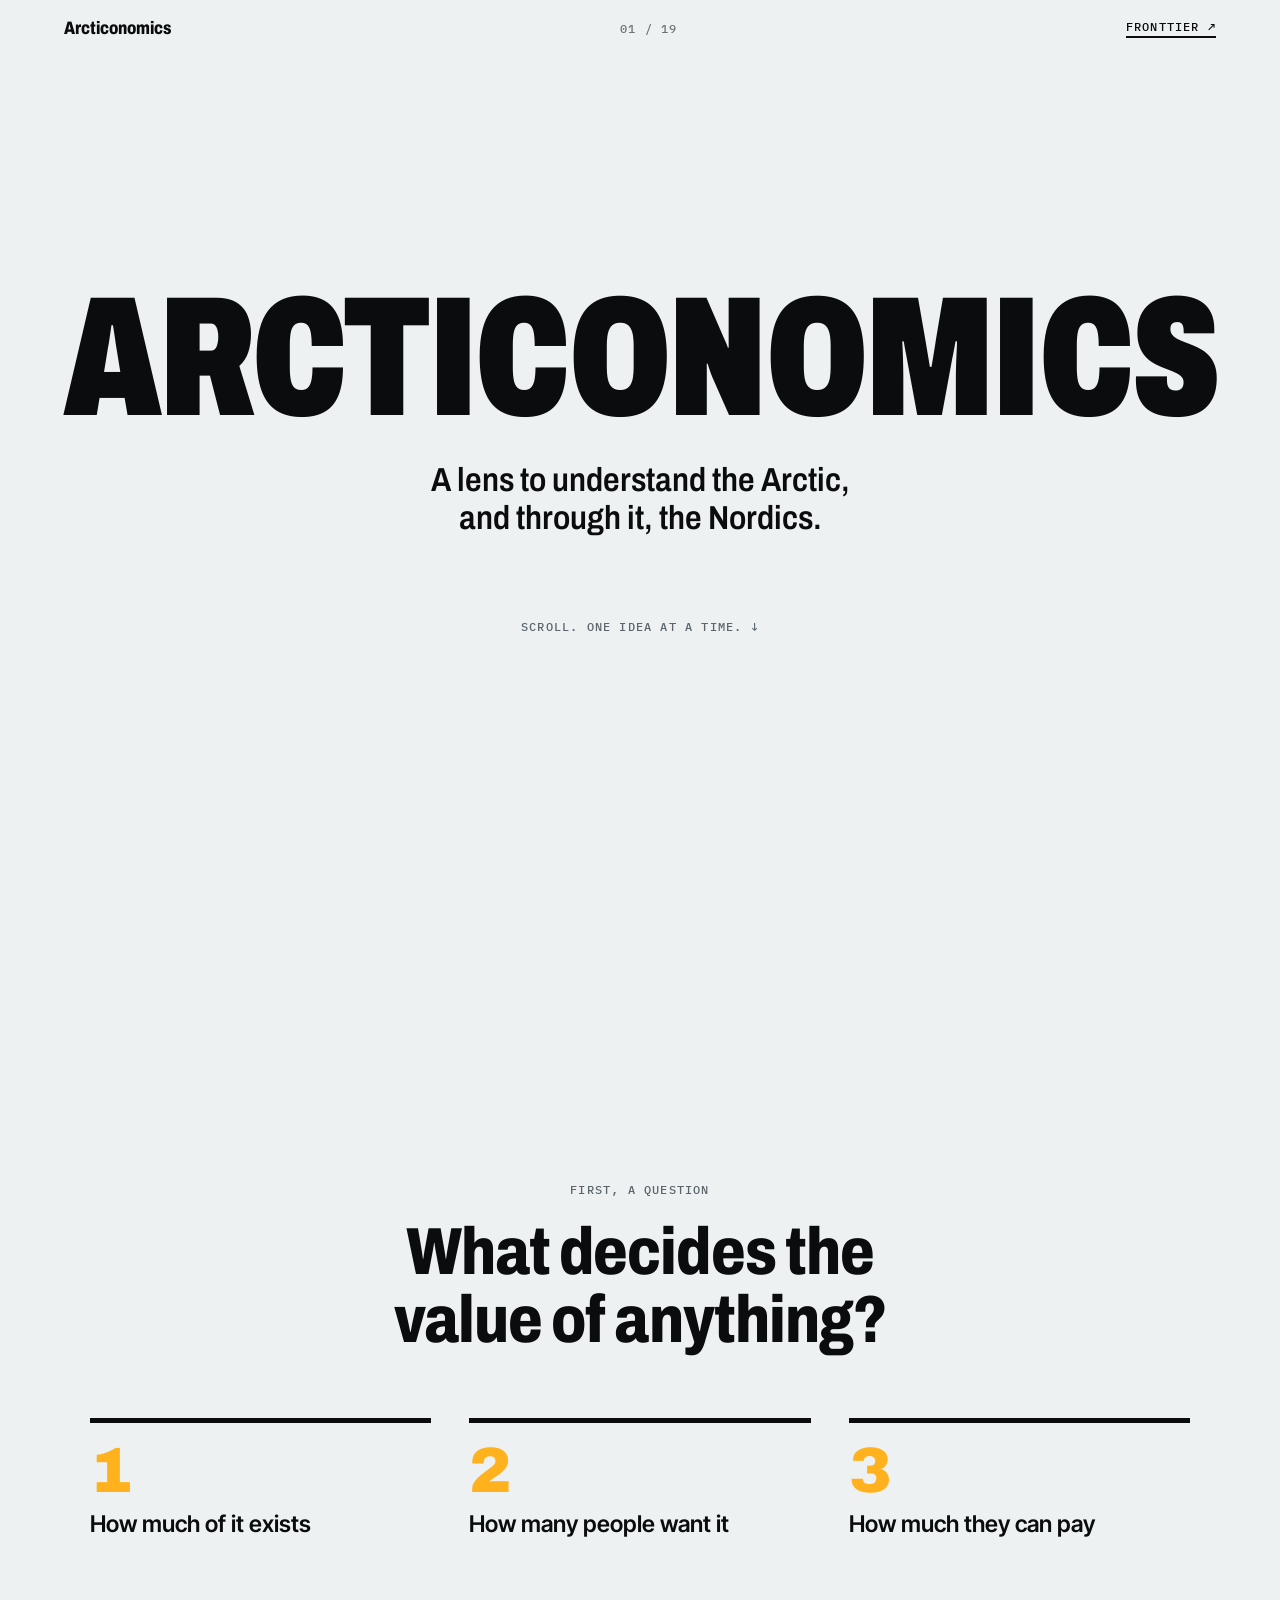
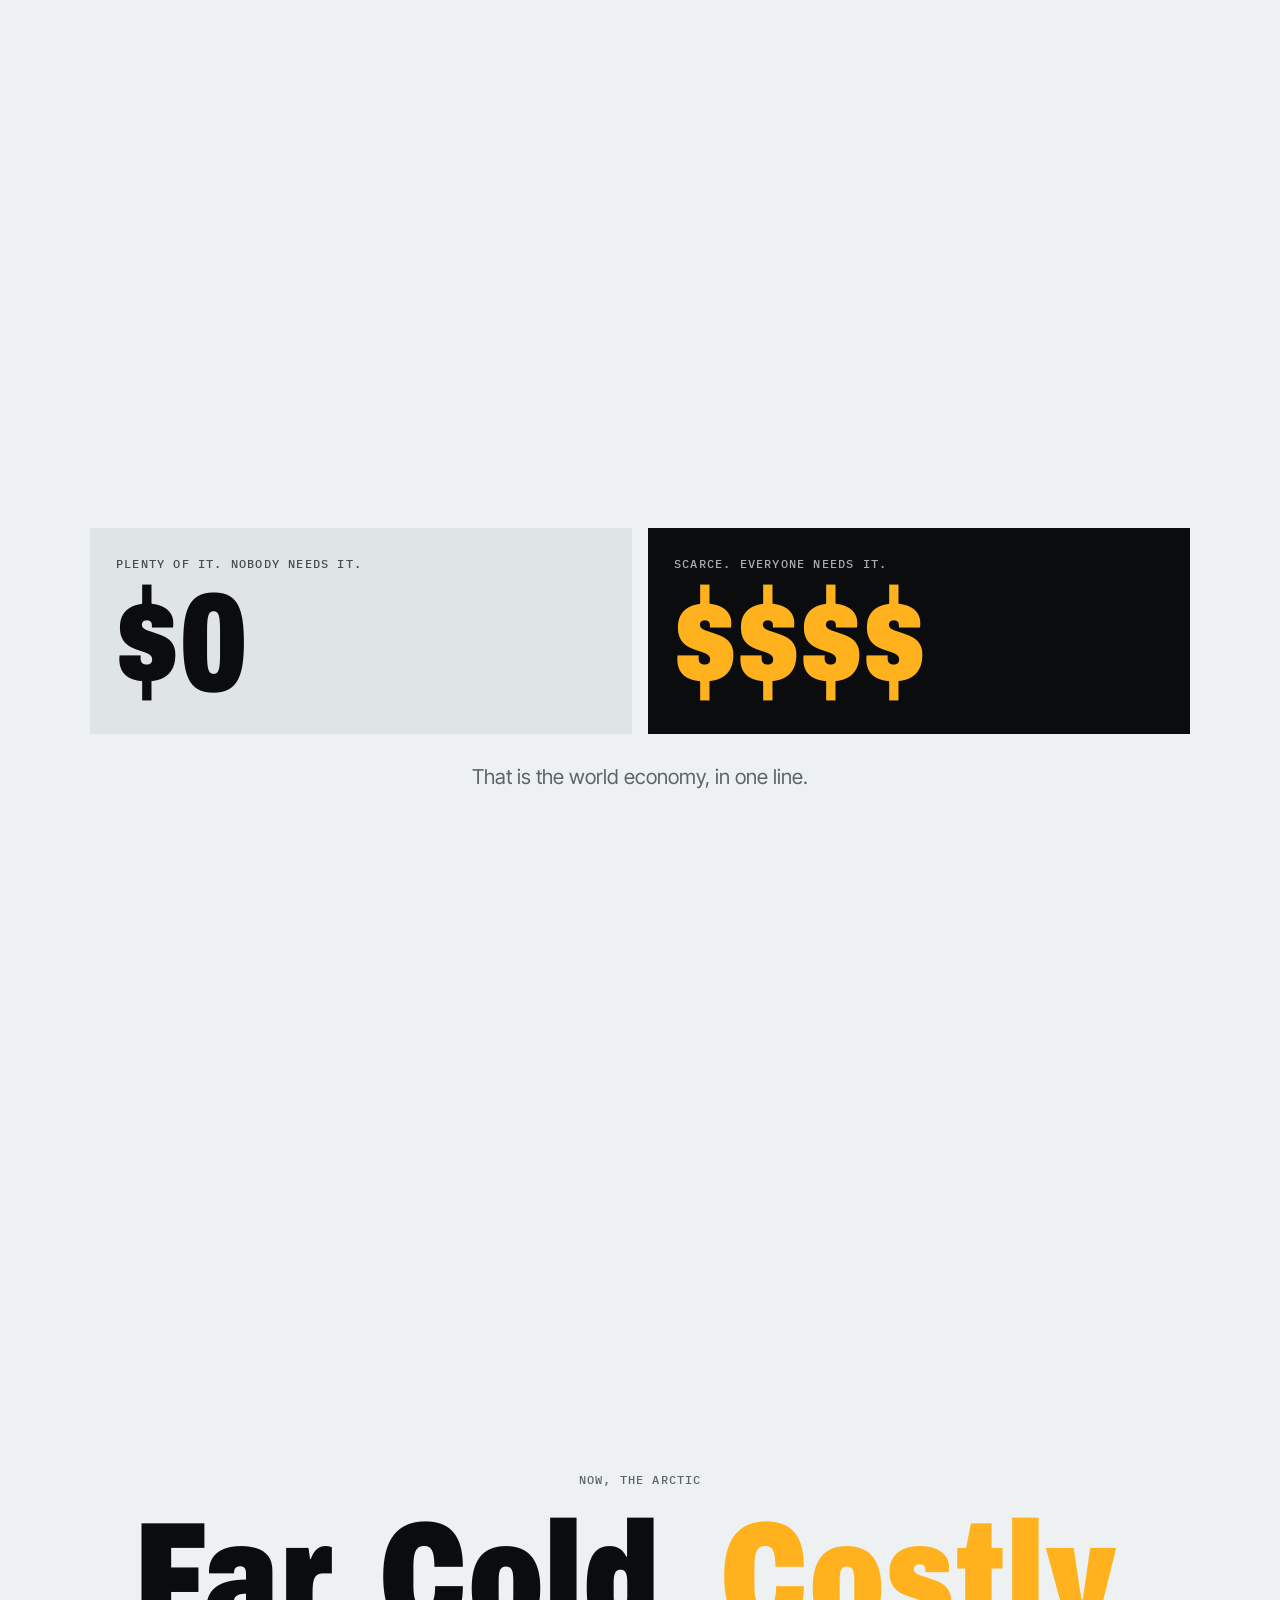
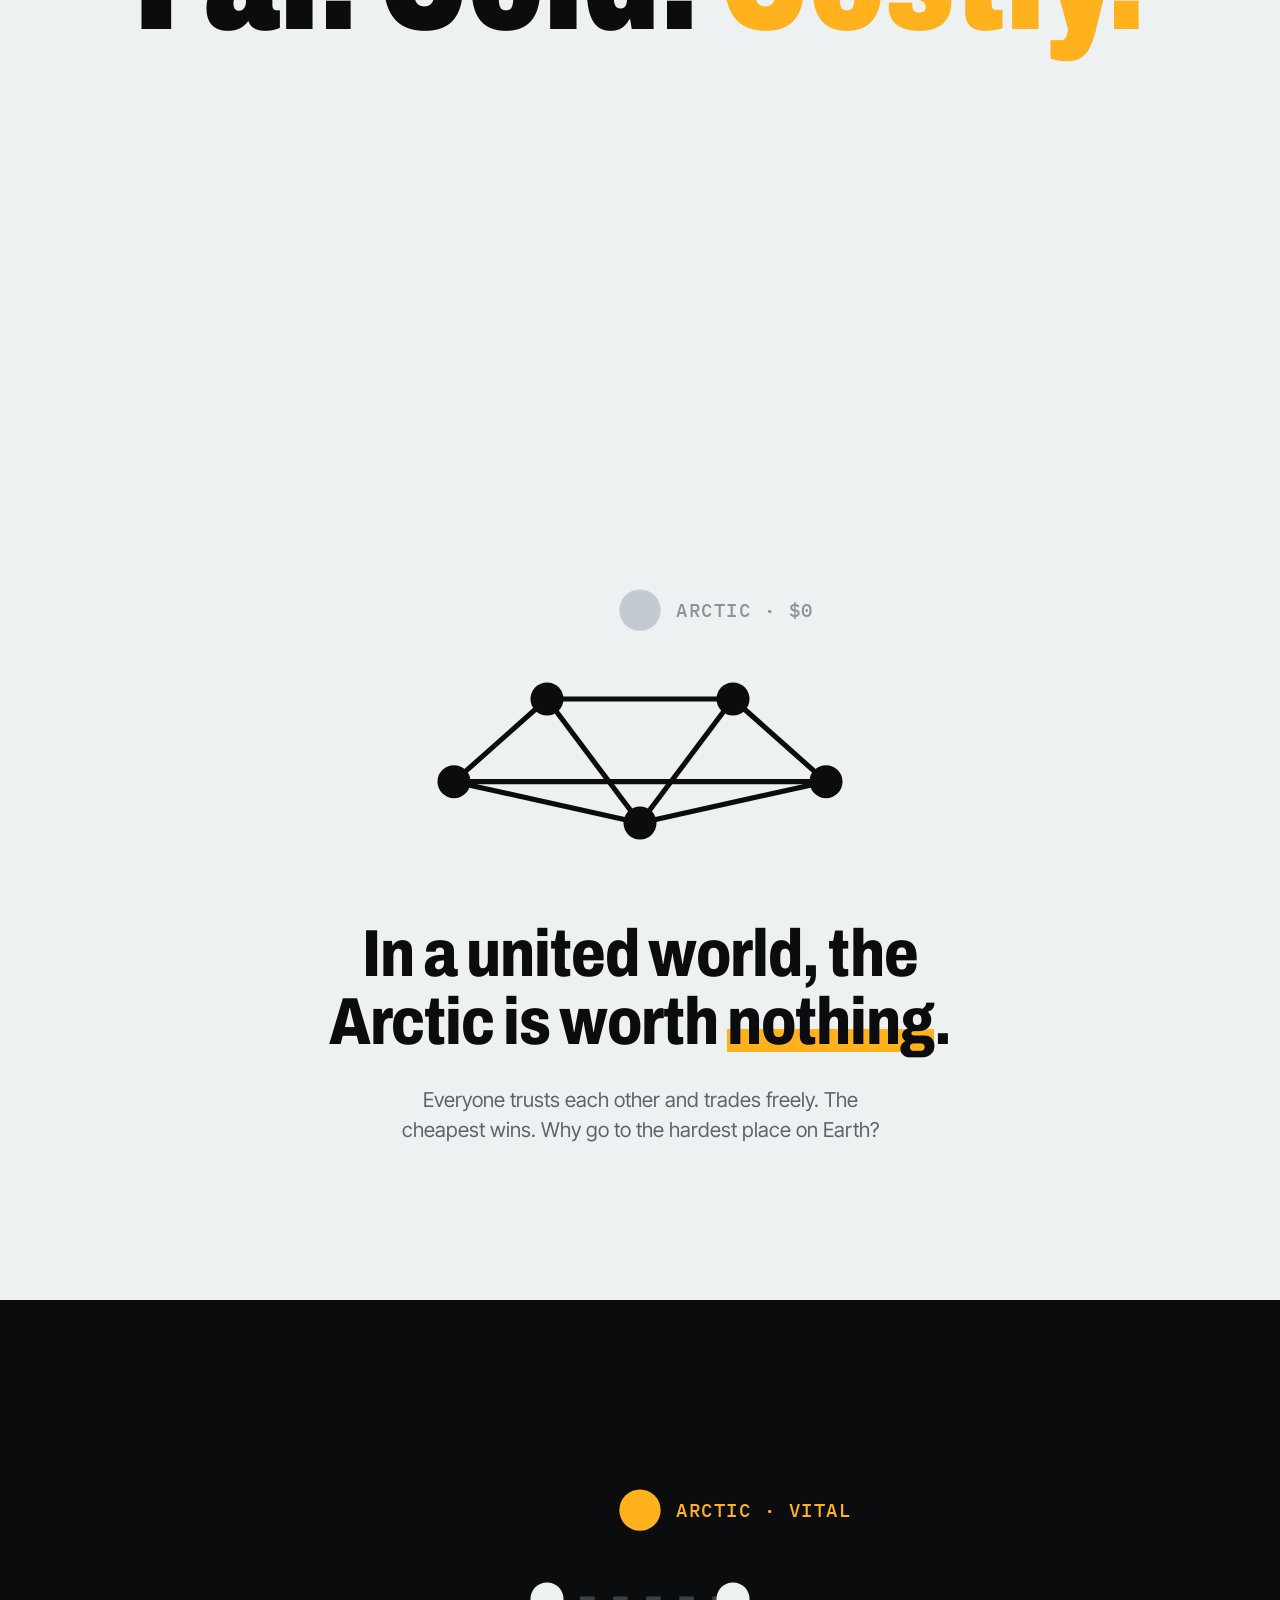
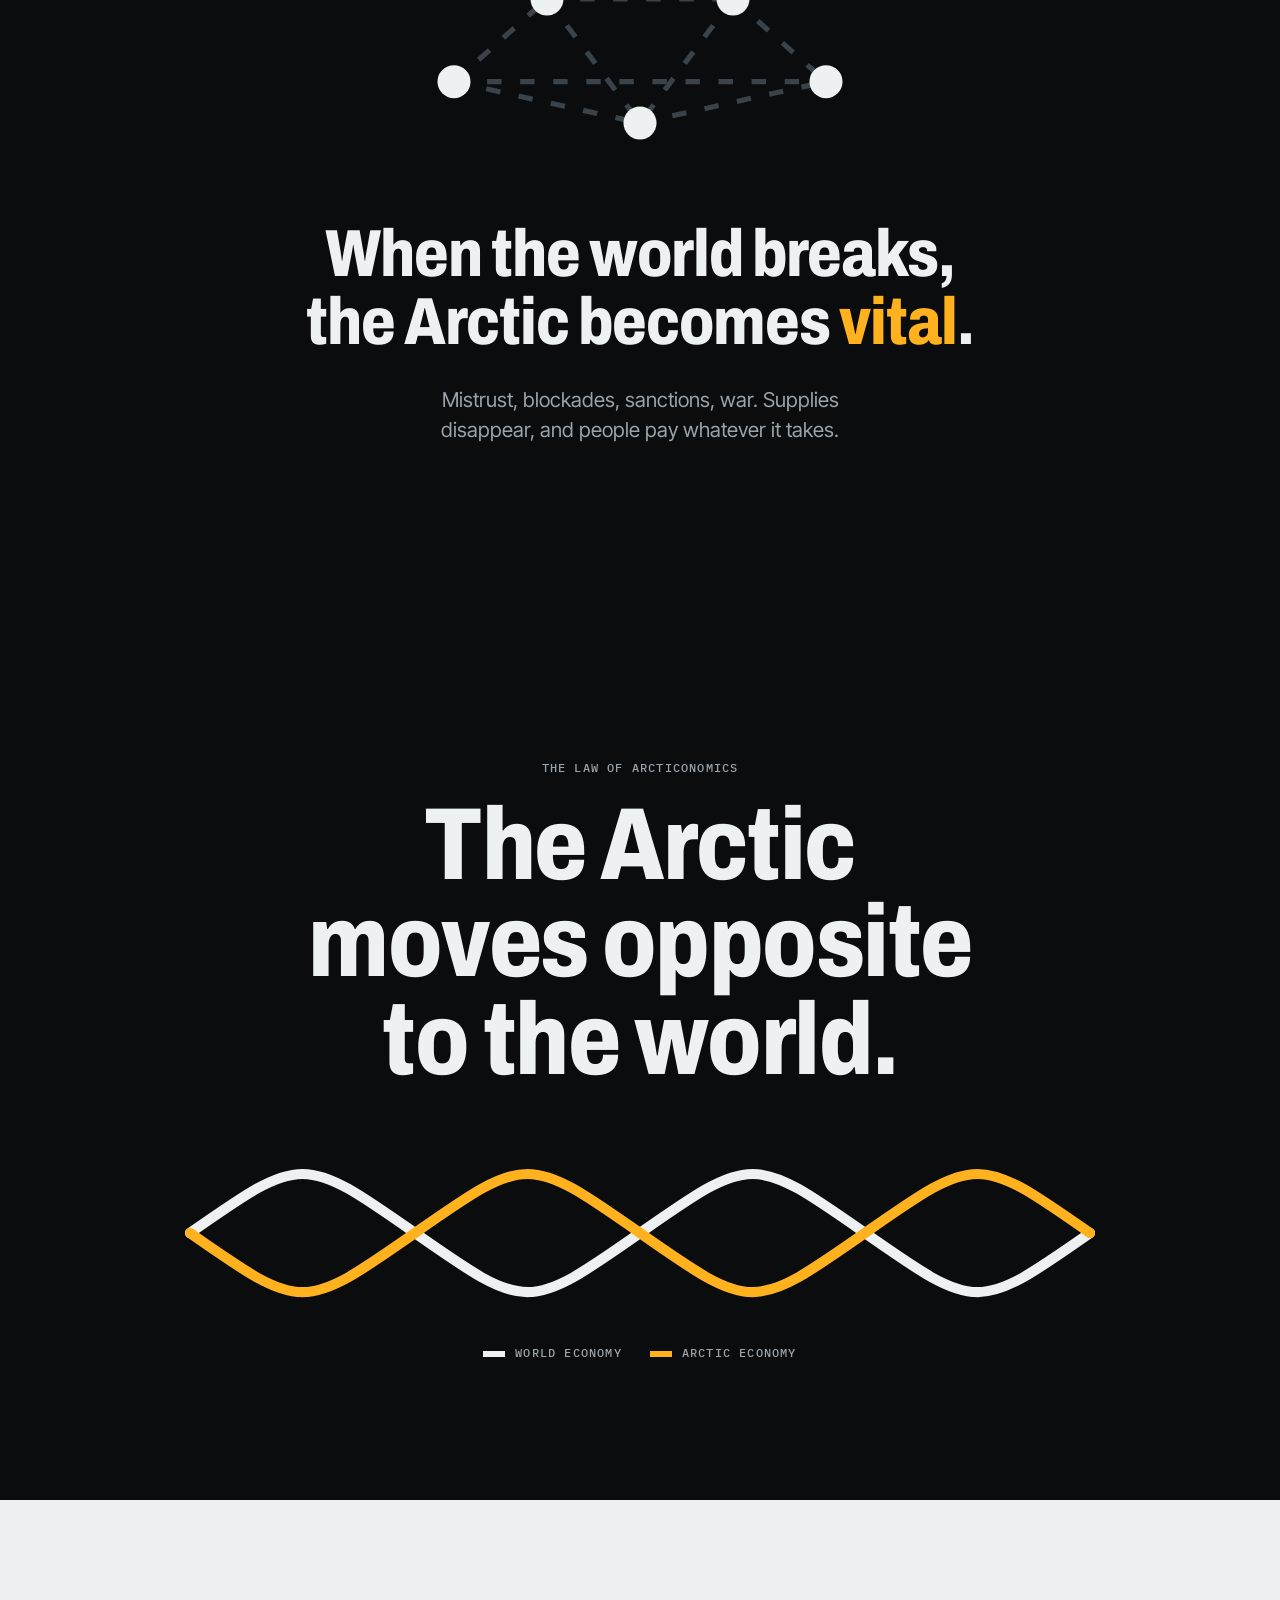
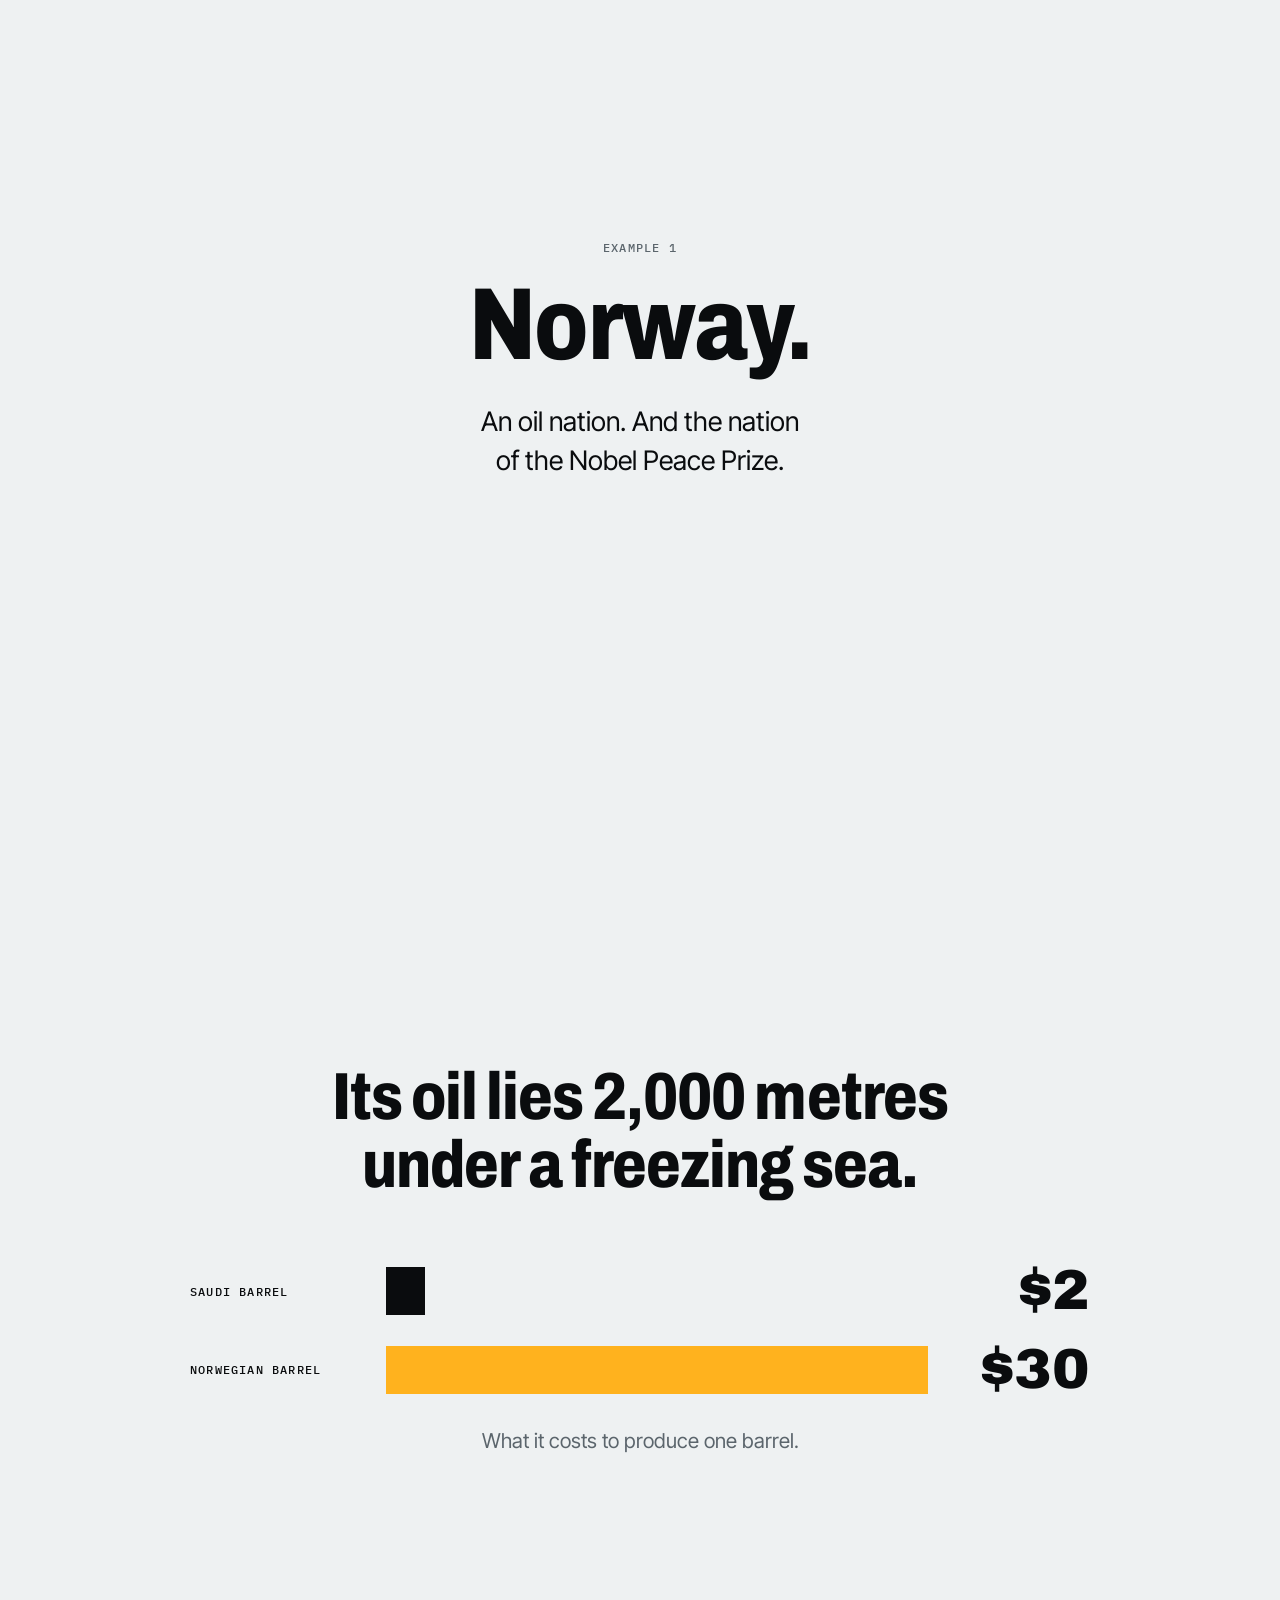
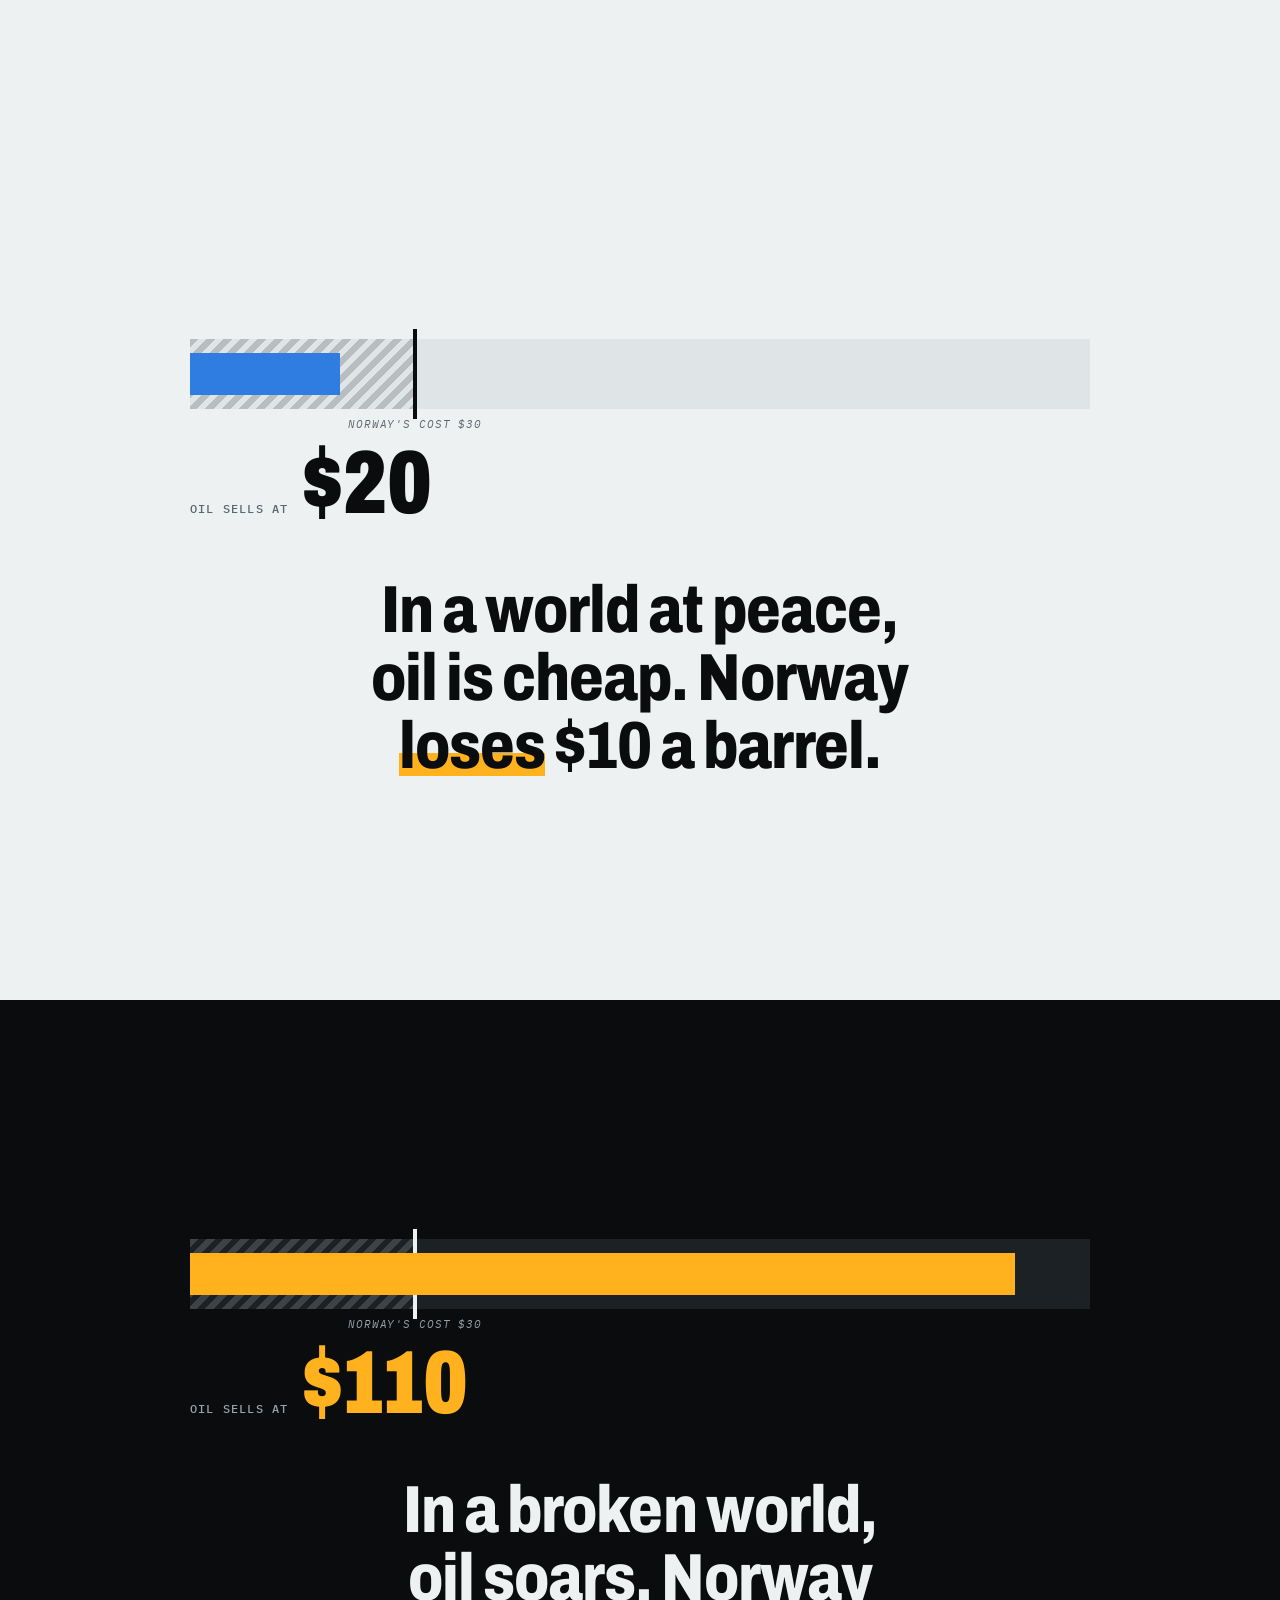
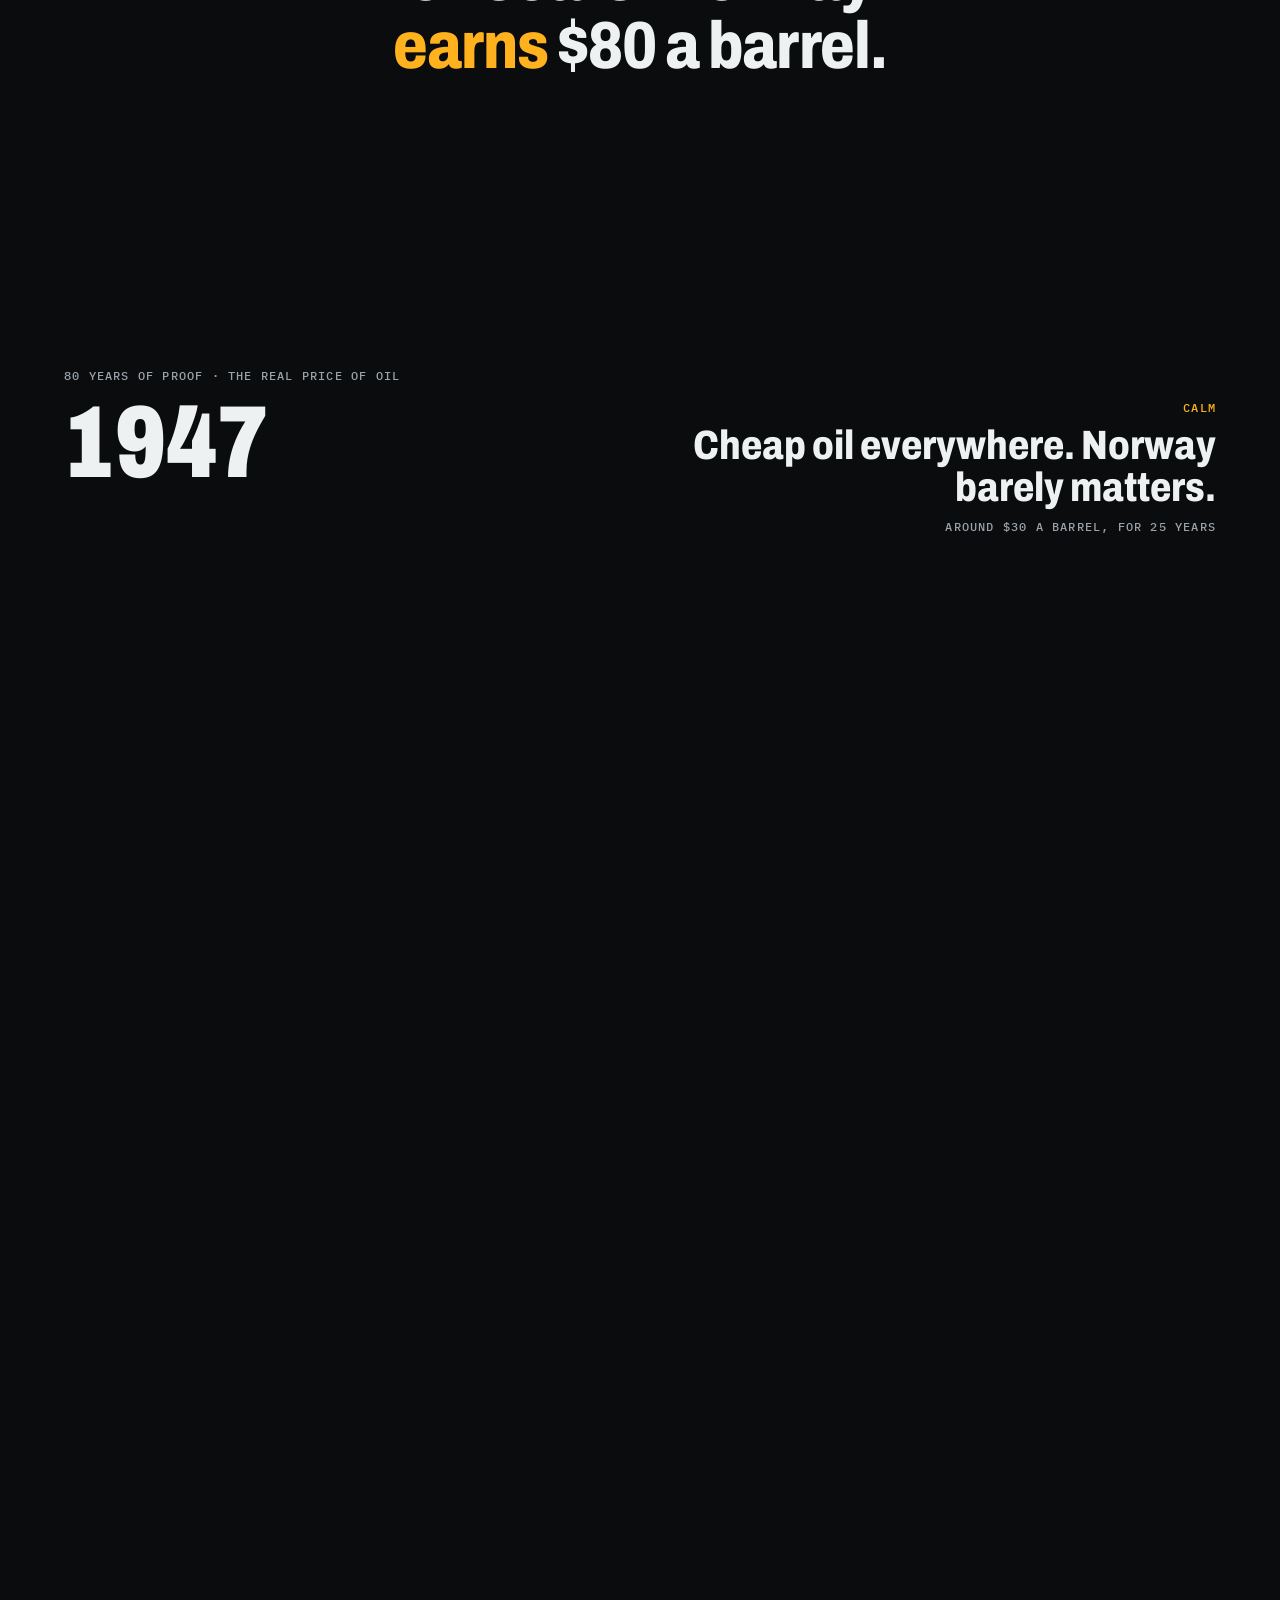
<file: index.html>
<!doctype html>
<html lang="en">
<head>
  <meta charset="utf-8">
  <meta name="viewport" content="width=device-width, initial-scale=1, viewport-fit=cover">
  <title>Arcticonomics — When the world breaks, the Arctic wins</title>
  <meta name="description" content="Arcticonomics is a lens: the Arctic economy runs counter-cyclical to the world economy. Norway and Greenland show it. A FRONTTIER theory by Virginia E. Vegas.">
  <link rel="canonical" href="https://arctic-onomics.com/">
  <meta name="author" content="Virginia E. Vegas">
  <meta property="og:type" content="website">
  <meta property="og:url" content="https://arctic-onomics.com/">
  <meta property="og:site_name" content="Arcticonomics">
  <meta property="og:title" content="Arcticonomics — When the world breaks, the Arctic wins">
  <meta property="og:description" content="A lens on the world: when the world economy breaks down, the Arctic economy thrives. Norway, Greenland and the great Nordic paradox. A FRONTTIER theory by Virginia E. Vegas.">
  <meta property="og:image" content="https://arctic-onomics.com/og.png">
  <meta property="og:image:width" content="1200"><meta property="og:image:height" content="630">
  <meta property="og:image:alt" content="Arcticonomics — When the world breaks, the Arctic wins">
  <meta name="twitter:card" content="summary_large_image">
  <meta name="twitter:image" content="https://arctic-onomics.com/og.png">
  <meta name="msvalidate.01" content="26BB170651A4994F79CFC43C66DDC237">
  <meta name="theme-color" content="#eceff1">
  <link rel="icon" href="favicon.svg" type="image/svg+xml">
  <link rel="preconnect" href="https://fonts.googleapis.com">
  <link rel="preconnect" href="https://fonts.gstatic.com" crossorigin>
  <link href="https://fonts.googleapis.com/css2?family=Archivo:wdth,wght@62..125,400..900&family=Inter+Tight:wght@400;500;600&family=IBM+Plex+Mono:wght@500&display=swap" rel="stylesheet">
  <link rel="stylesheet" href="styles.css?v=7">
</head>
<body>
  <div class="prog" aria-hidden="true"><i id="prog"></i></div>
  <header class="bar">
    <a href="#s1" class="bar__b">Arcticonomics</a>
    <span class="bar__n mono" id="stepN" aria-hidden="true">01 / 19</span>
    <a class="bar__f mono" href="https://fronttier.io">FRONTTIER ↗</a>
  </header>

  <main>
    <!-- 1 -->
    <section class="s s--hero" id="s1" data-tone="light">
      <h1 class="t1">Arcticonomics</h1>
      <p class="t2">A lens to understand the Arctic,<br>and through it, the Nordics.</p>
      <p class="hint mono">Scroll. One idea at a time. ↓</p>
    </section>

    <!-- 2: value -->
    <section class="s" data-tone="light">
      <p class="kick mono">First, a question</p>
      <h2 class="t">What decides the value of anything?</h2>
      <ol class="three">
        <li><b>1</b>How much of it exists</li>
        <li><b>2</b>How many people want it</li>
        <li><b>3</b>How much they can pay</li>
      </ol>
    </section>

    <!-- 3: two extremes -->
    <section class="s" data-tone="light">
      <div class="duo">
        <div class="duo__c"><p class="duo__k mono">Plenty of it. Nobody needs it.</p><p class="duo__v">$0</p></div>
        <div class="duo__c duo__c--a"><p class="duo__k mono">Scarce. Everyone needs it.</p><p class="duo__v">$$$$</p></div>
      </div>
      <p class="sub">That is the world economy, in one line.</p>
    </section>

    <!-- 4: the arctic -->
    <section class="s" data-tone="light">
      <p class="kick mono">Now, the Arctic</p>
      <p class="words"><span>Far.</span> <span>Cold.</span> <span>Costly.</span></p>
    </section>

    <!-- 5: united -->
    <section class="s" data-tone="light">
      <svg class="net" viewBox="0 0 600 300" aria-hidden="true">
        <g class="net__l"><line x1="120" y1="200" x2="300" y2="240"/><line x1="300" y1="240" x2="480" y2="200"/><line x1="120" y1="200" x2="480" y2="200"/><line x1="120" y1="200" x2="210" y2="120"/><line x1="210" y1="120" x2="390" y2="120"/><line x1="390" y1="120" x2="480" y2="200"/><line x1="210" y1="120" x2="300" y2="240"/><line x1="390" y1="120" x2="300" y2="240"/></g>
        <g class="net__n"><circle cx="120" cy="200" r="16"/><circle cx="300" cy="240" r="16"/><circle cx="480" cy="200" r="16"/><circle cx="210" cy="120" r="16"/><circle cx="390" cy="120" r="16"/></g>
        <circle class="net__a" cx="300" cy="34" r="20"/><text x="335" y="41" class="net__t">ARCTIC · $0</text>
      </svg>
      <h2 class="t">In a united world, the Arctic is worth <em>nothing</em>.</h2>
      <p class="sub">Everyone trusts each other and trades freely. The cheapest wins. Why go to the hardest place on Earth?</p>
    </section>

    <!-- 6: broken -->
    <section class="s" data-tone="dark">
      <svg class="net net--b" viewBox="0 0 600 300" aria-hidden="true">
        <g class="net__l"><line x1="120" y1="200" x2="300" y2="240"/><line x1="300" y1="240" x2="480" y2="200"/><line x1="120" y1="200" x2="480" y2="200"/><line x1="120" y1="200" x2="210" y2="120"/><line x1="210" y1="120" x2="390" y2="120"/><line x1="390" y1="120" x2="480" y2="200"/><line x1="210" y1="120" x2="300" y2="240"/><line x1="390" y1="120" x2="300" y2="240"/></g>
        <g class="net__n"><circle cx="120" cy="200" r="16"/><circle cx="300" cy="240" r="16"/><circle cx="480" cy="200" r="16"/><circle cx="210" cy="120" r="16"/><circle cx="390" cy="120" r="16"/></g>
        <circle class="net__a" cx="300" cy="34" r="20"/><text x="335" y="41" class="net__t">ARCTIC · VITAL</text>
      </svg>
      <h2 class="t">When the world breaks, the Arctic becomes <em>vital</em>.</h2>
      <p class="sub">Mistrust, blockades, sanctions, war. Supplies disappear, and people pay whatever it takes.</p>
    </section>

    <!-- 7: the law -->
    <section class="s" data-tone="dark">
      <p class="kick mono">The law of Arcticonomics</p>
      <h2 class="t t--xl">The Arctic moves opposite to the world.</h2>
      <svg class="waves" viewBox="0 0 800 160" aria-hidden="true">
        <path class="waves__w" d="M0 80 C 100 10, 100 10, 200 80 S 300 150, 400 80 S 500 10, 600 80 S 700 150, 800 80"/>
        <path class="waves__a" d="M0 80 C 100 150, 100 150, 200 80 S 300 10, 400 80 S 500 150, 600 80 S 700 10, 800 80"/>
      </svg>
      <p class="legend mono"><span class="lg lg--w">World economy</span><span class="lg lg--a">Arctic economy</span></p>
    </section>

    <!-- 8: norway -->
    <section class="s s--case" data-tone="light">
      <p class="kick mono">Example 1</p>
      <h2 class="t t--xl">Norway.</h2>
      <p class="sub sub--big">An oil nation. And the nation of the Nobel Peace Prize.</p>
    </section>

    <!-- 9: cost -->
    <section class="s" data-tone="light">
      <h2 class="t">Its oil lies 2,000 metres under a freezing sea.</h2>
      <div class="cost">
        <div class="cost__r"><span class="mono">Saudi barrel</span><i style="--w:2"></i><b>$2</b></div>
        <div class="cost__r cost__r--n"><span class="mono">Norwegian barrel</span><i style="--w:30"></i><b>$30</b></div>
      </div>
      <p class="sub">What it costs to produce one barrel.</p>
    </section>

    <!-- 10: peace -->
    <section class="s" data-tone="light">
      <div class="bar2" style="--p:20">
        <div class="bar2__track"><i class="bar2__cost"></i><i class="bar2__price"></i></div>
        <div class="bar2__lab"><span class="mono">Oil sells at</span><b>$20</b></div>
      </div>
      <h2 class="t">In a world at peace, oil is cheap. Norway <em>loses</em> $10 a barrel.</h2>
    </section>

    <!-- 11: war -->
    <section class="s" data-tone="dark">
      <div class="bar2 bar2--w" style="--p:110">
        <div class="bar2__track"><i class="bar2__cost"></i><i class="bar2__price"></i></div>
        <div class="bar2__lab"><span class="mono">Oil sells at</span><b>$110</b></div>
      </div>
      <h2 class="t">In a broken world, oil soars. Norway <em>earns</em> $80 a barrel.</h2>
    </section>

    <!-- 12: the proof -->
    <section class="proof" id="proof" data-tone="dark" aria-labelledby="proofT">
      <div class="proof__pin">
        <p class="proof__k mono" id="proofT">80 years of proof · the real price of oil</p>
        <p class="proof__y" id="pY">1947</p>
        <canvas id="chart" aria-label="Real oil price from 1947 to 2026. Every spike follows a war, revolution or sanction."></canvas>
        <div class="proof__ev" id="pEv"><p class="mono" id="pEk">Calm</p><p class="proof__t" id="pEt">Cheap oil everywhere.</p><p class="proof__p" id="pEp"></p></div>
      </div>
    </section>

    <!-- 13: the fund -->
    <section class="s" data-tone="dark">
      <p class="big" data-count="2.3" data-pre="$" data-suf=" trillion">$2.3 trillion</p>
      <h2 class="t">Norway’s oil fund. Built, in part, on other people’s wars.</h2>
      <p class="sub">The symbol of peace profits from conflict elsewhere.</p>
    </section>

    <!-- 14: greenland -->
    <section class="s s--case" data-tone="light">
      <p class="kick mono">Example 2</p>
      <h2 class="t t--xl">Greenland.</h2>
      <div class="gstats">
        <div><b>4 billion</b><span>years old: some of the oldest, purest rock on Earth</span></div>
        <div><b>≈ $2 trillion</b><span>in known resources, most still unexplored</span></div>
        <div><b>80%</b><span>under ice. Far away. Almost no one lives there</span></div>
      </div>
    </section>

    <!-- 15: greenland twist -->
    <section class="s" data-tone="dark">
      <h2 class="t t--xl">Greenland has not changed.<br><em>The world around it has.</em></h2>
      <p class="sub">More divided, more nationalist, less trust. Now everyone wants it as a partner.</p>
    </section>

    <!-- 16: paradox -->
    <section class="s" data-tone="light">
      <p class="kick mono">The great Nordic paradox</p>
      <h2 class="t">Global peace or Nordic wealth. <em>Pick one.</em></h2>
      <div class="pick" role="group" aria-label="Pick one">
        <button type="button" class="pick__o" data-p="peace" aria-pressed="false">Global peace</button>
        <button type="button" class="pick__o" data-p="wealth" aria-pressed="true">Nordic wealth</button>
      </div>
      <p class="sub" id="pickR">With global peace, cheap oil returns and Norway’s wealth collapses. Nobody buys Swedish weapons.</p>
    </section>

    <!-- 17: exception -->
    <section class="s" data-tone="light">
      <h2 class="t">The Nordics win only when they are the <em>exception</em>.</h2>
      <ul class="exc">
        <li>Democratic <span>in a world that turns autocratic.</span></li>
        <li>Stable <span>in a world that turns chaotic.</span></li>
        <li>United <span>in a world that turns fragmented.</span></li>
      </ul>
    </section>

    <!-- 18: credibility -->
    <section class="s" data-tone="dark">
      <p class="kick mono">The real risk</p>
      <h2 class="t">Not a scandal. A <em>credibility</em> crisis.</h2>
      <p class="chain"><span>Say ≠ do</span><i>→</i><span>Confusion</span><i>→</i><span>Mistrust</span><i>→</i><span class="chain__x">Credibility lost</span></p>
      <p class="sub">The Nordics sell themselves as the world’s moral superpowers. The world is starting to notice the gap.</p>
    </section>

    <!-- 19: rethink -->
    <section class="s s--end" data-tone="amber">
      <svg class="mill" viewBox="0 0 200 260" aria-hidden="true"><g class="mill__s"><rect x="94" y="-6" width="12" height="96"/><rect x="94" y="110" width="12" height="96"/><rect x="-6" y="94" width="96" height="12"/><rect x="110" y="94" width="96" height="12"/></g><polygon points="70,120 130,120 150,258 50,258"/><circle cx="100" cy="100" r="12" class="mill__h"/></svg>
      <h2 class="t t--xl">Time to rethink the idea of the Nordics.</h2>
      <p class="sub sub--big">Like Don Quijote, the mistake is not in dreaming. It is in refusing to let the dream evolve.</p>
      <p class="q">What does it mean to be Nordic in the 21st century?</p>
      <div class="ctas">
        <a class="btn btn--ink" href="mailto:admin@fronttier.io?subject=Arcticonomics">Bring Arcticonomics to your room →</a>
        <a class="btn" href="https://fronttier.io">Explore FRONTTIER ↗</a>
      </div>
      <footer class="foot mono">
        <span>Arcticonomics · Arctic Circle 2025 · <a href="https://www.linkedin.com/in/virginia-e-vegas/" rel="me author">Virginia E. Vegas</a></span>
        <span>Oil: FRED WTI (WTISPLC), in Oct 2026 dollars</span>
        <a href="https://fronttier.io">A FRONTTIER AS project ↗</a>
      </footer>
    </section>
  </main>

  <script src="data.js?v=1"></script>
  <script src="app.js?v=7" defer></script>
</body>
</html>
</file>
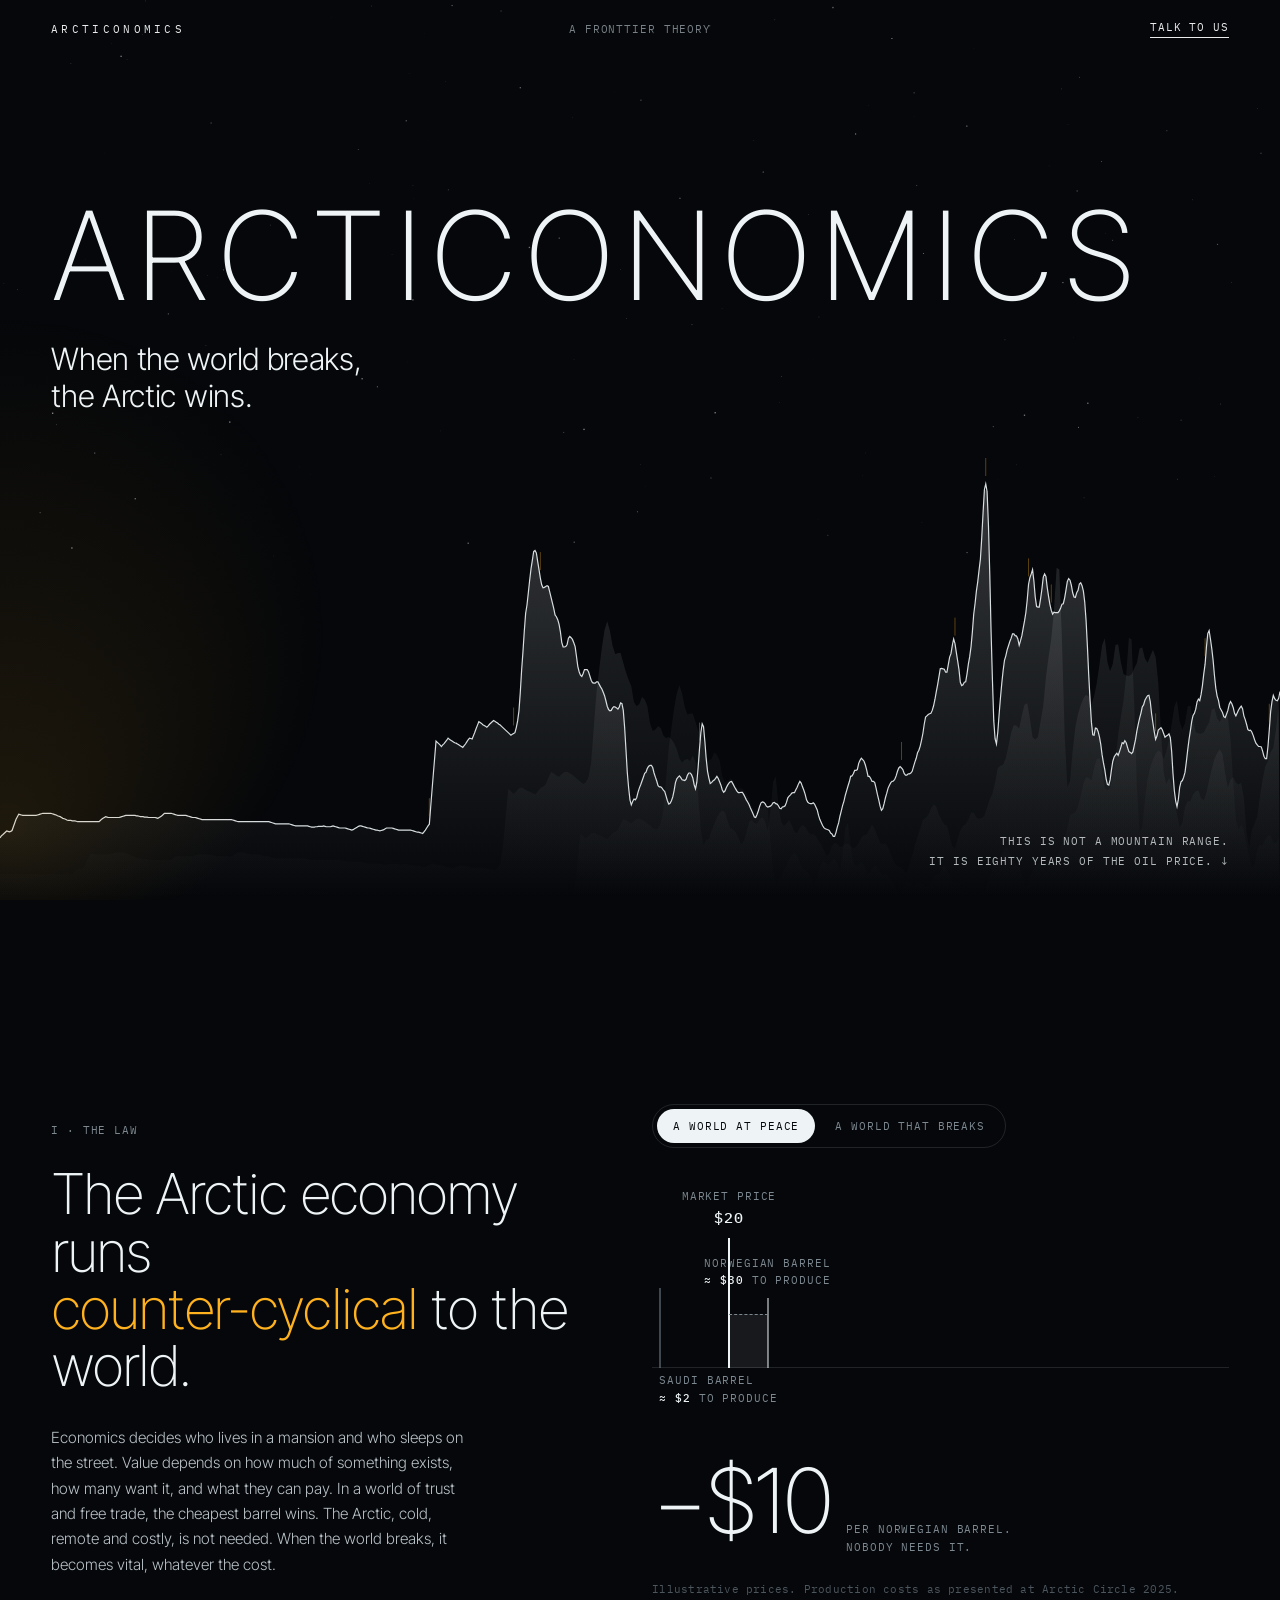
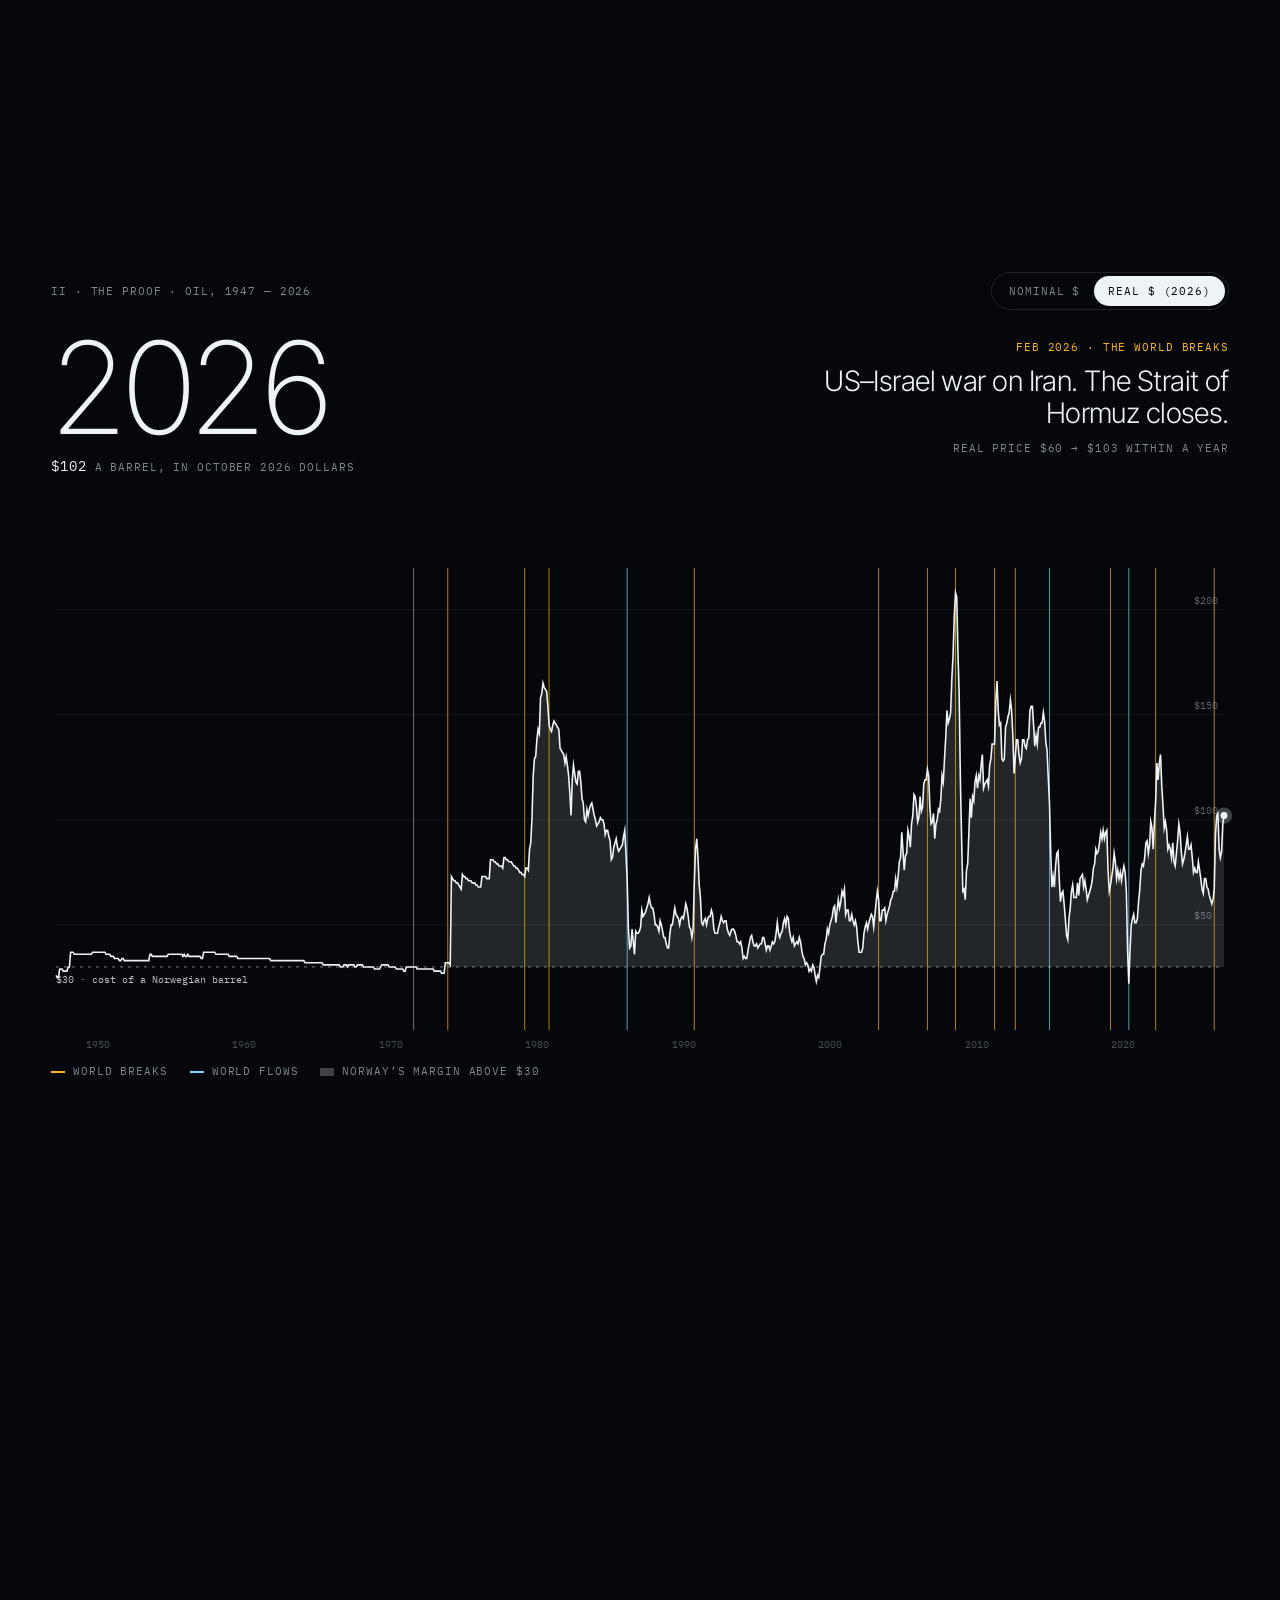
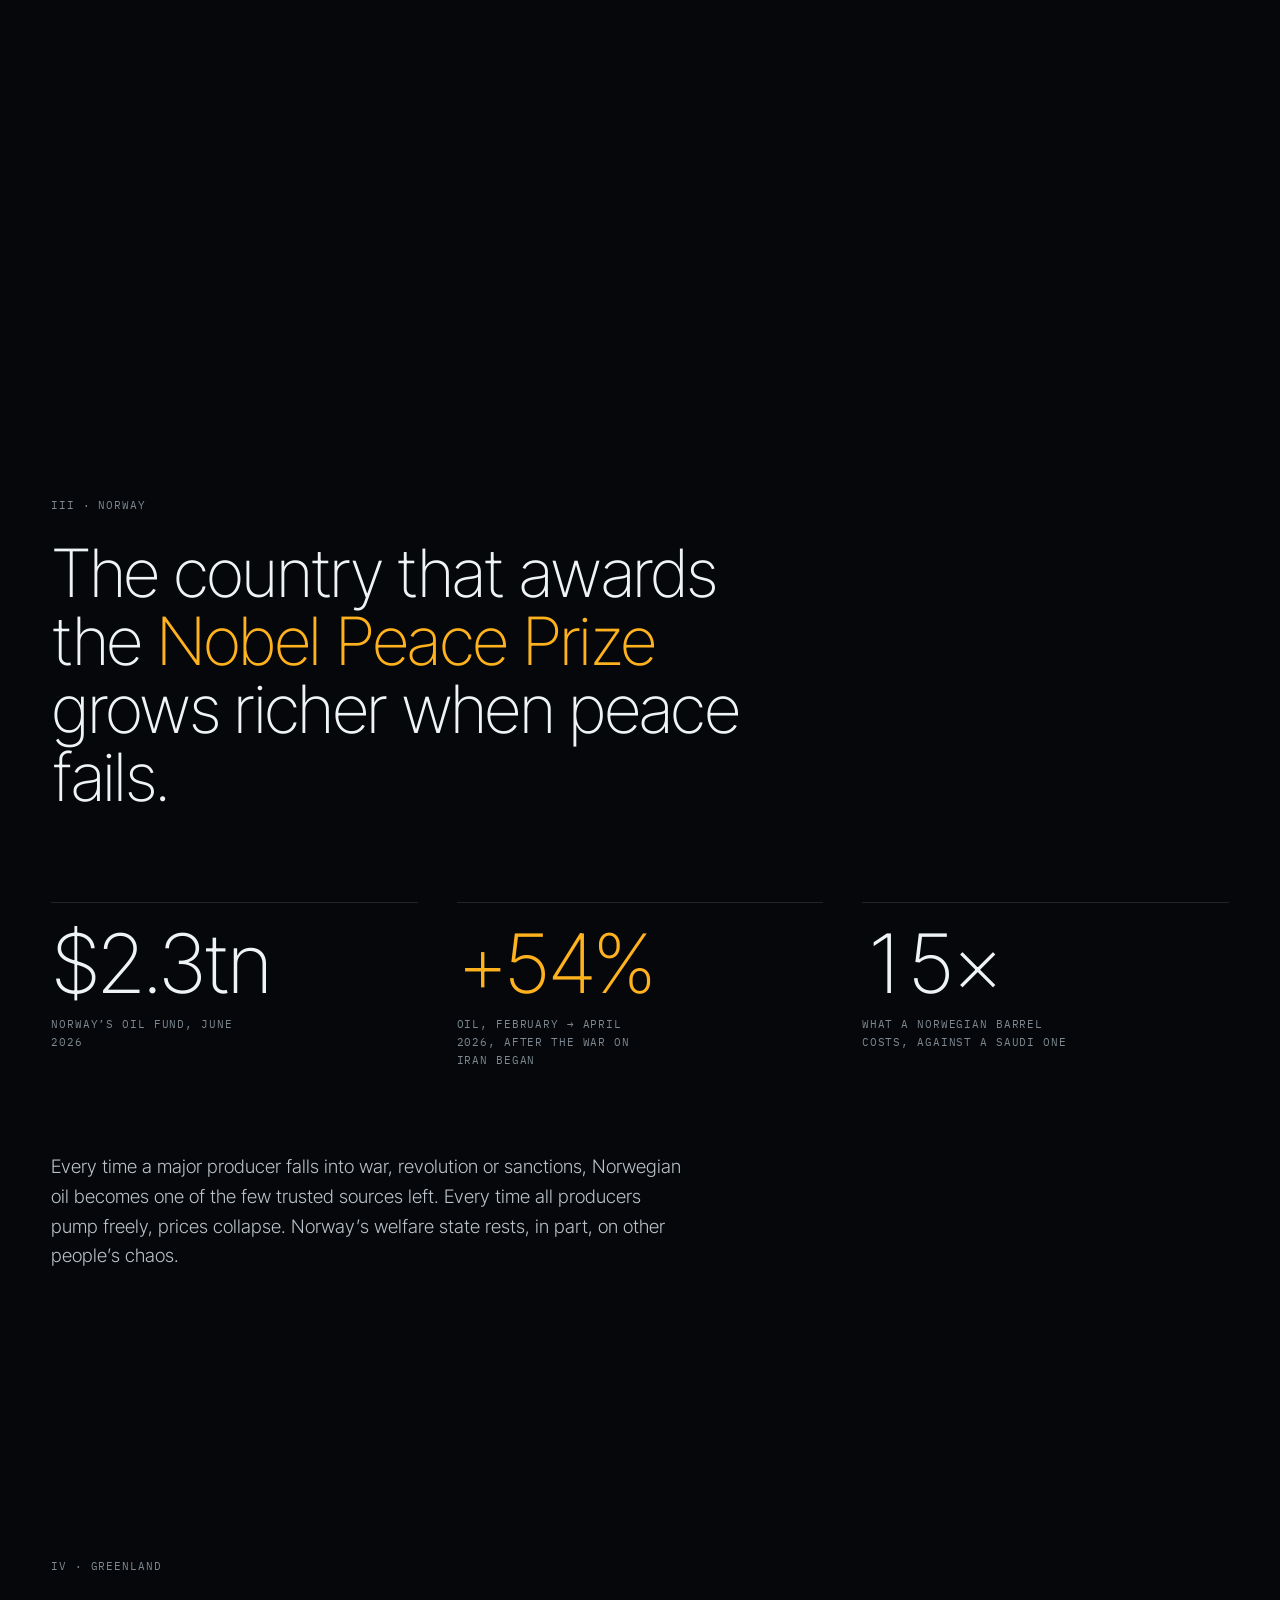
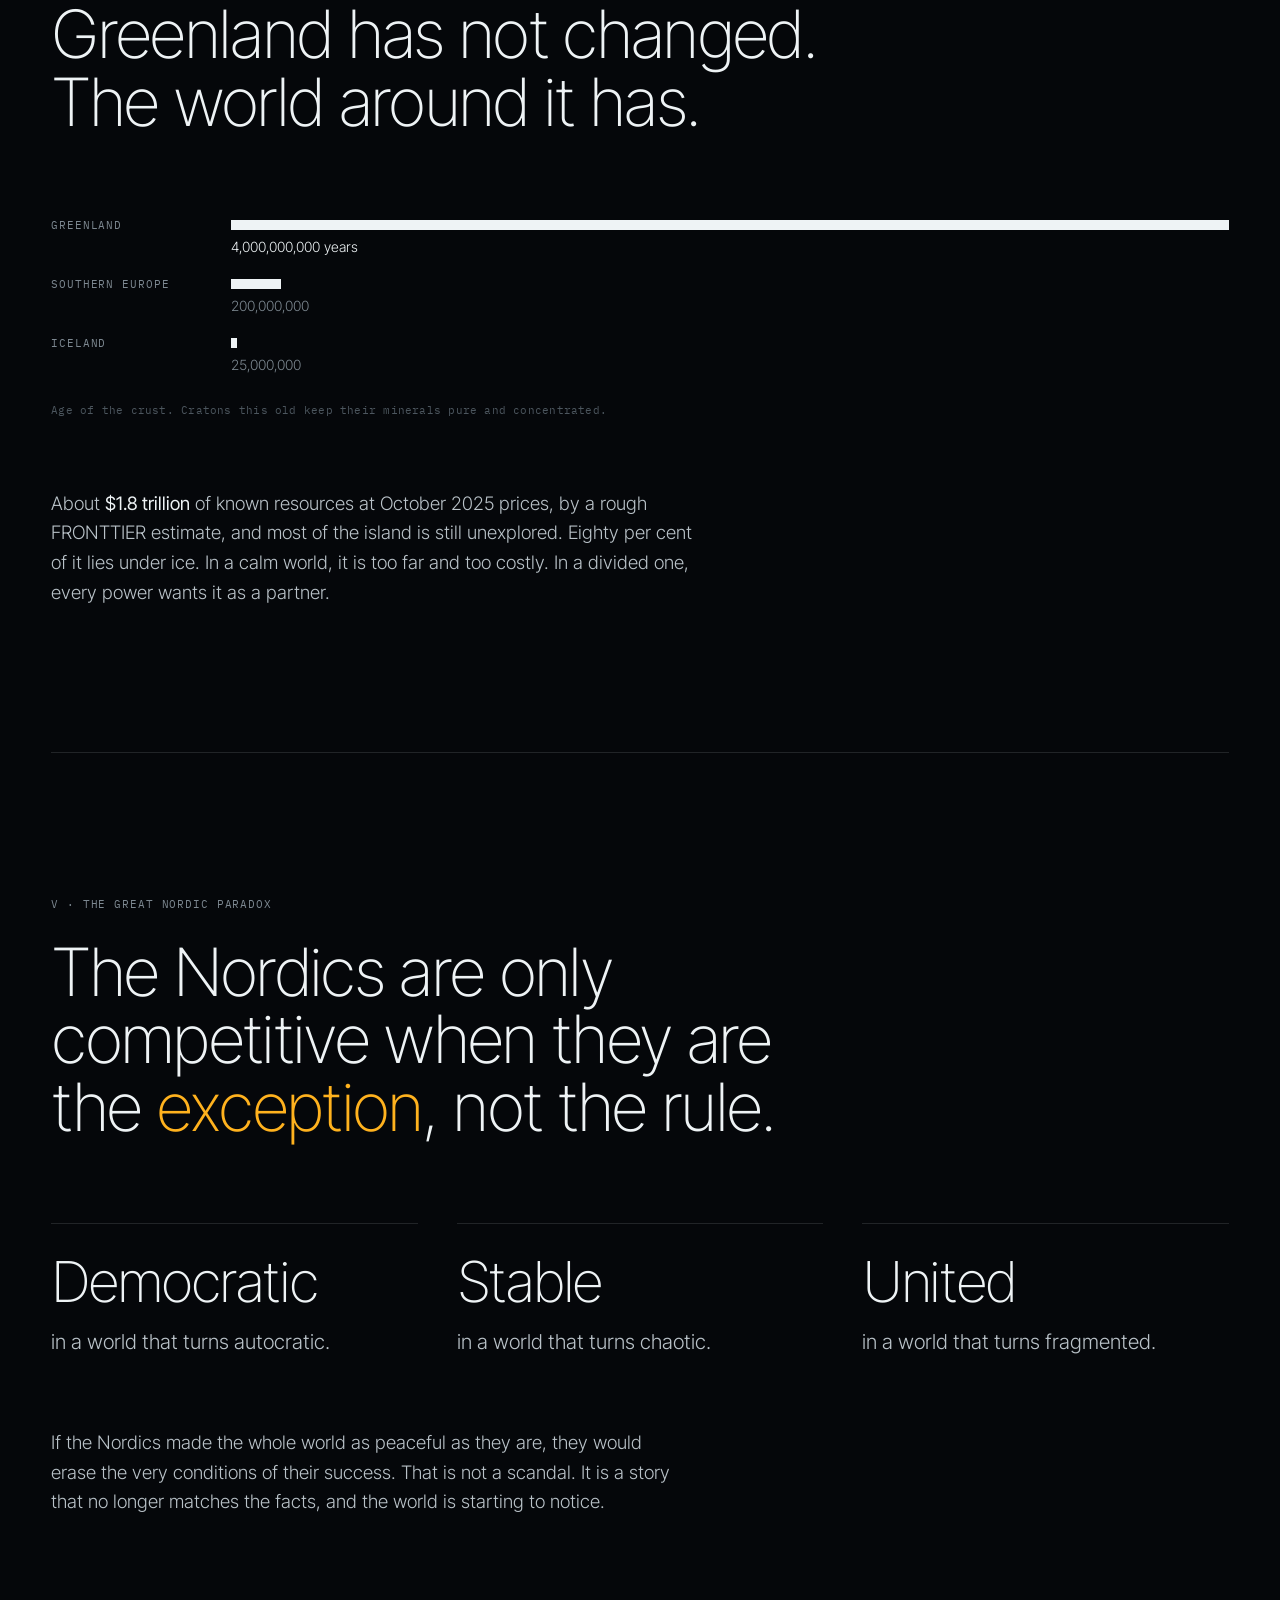
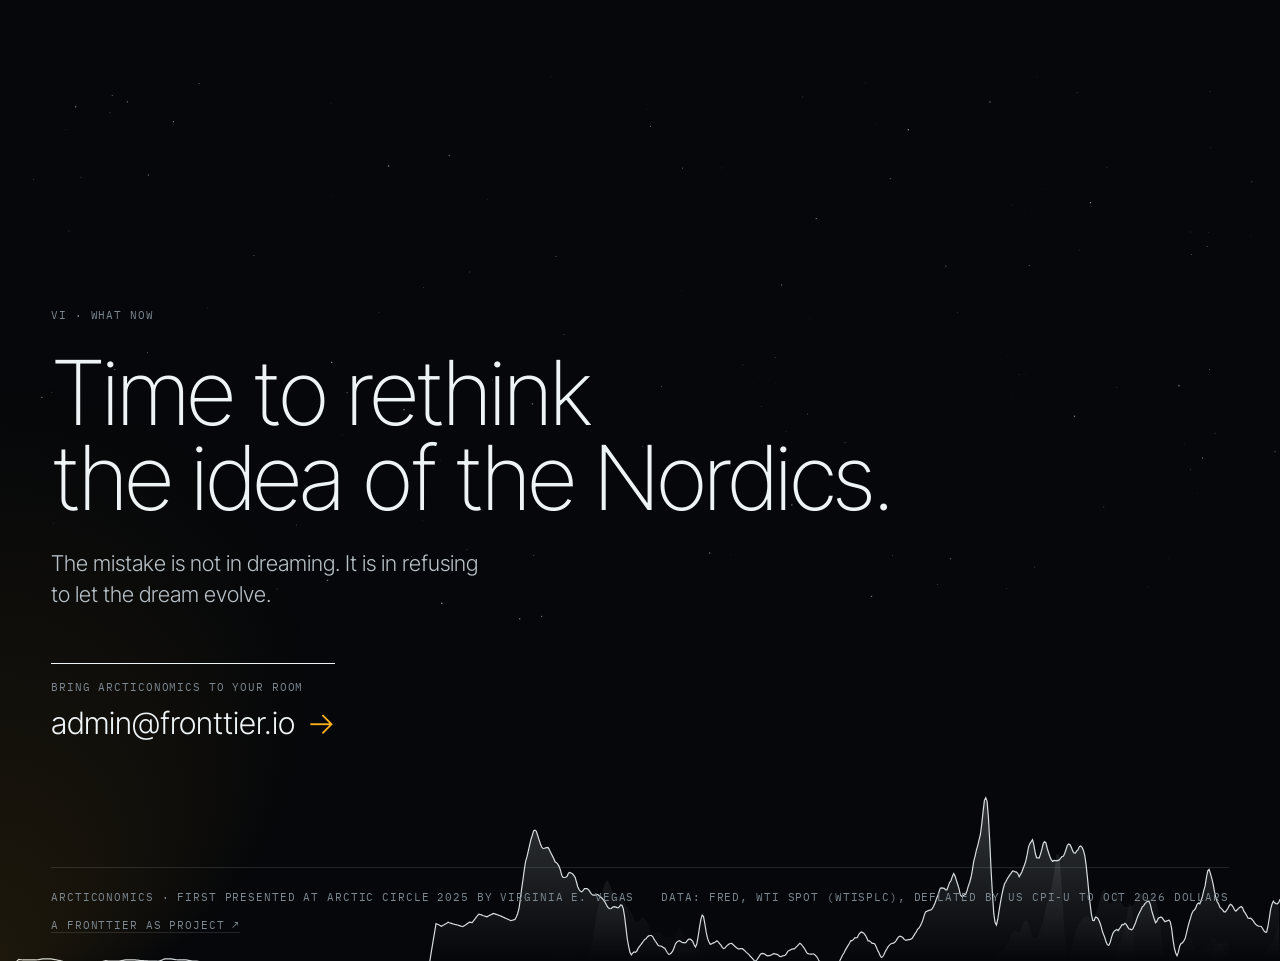
<file: v1/index.html>
<!doctype html>
<html lang="en">
<head>
  <meta charset="utf-8">
  <meta name="viewport" content="width=device-width, initial-scale=1, viewport-fit=cover">
  <title>Arcticonomics — When the world breaks, the Arctic wins</title>
  <meta name="description" content="Arcticonomics: the Arctic economy is counter-cyclical to the world. Eighty years of the real oil price show it: every spike is a war, a revolution or a sanction. A FRONTTIER theory by Virginia E. Vegas.">
  <meta name="robots" content="noindex">
  <link rel="canonical" href="https://arctic-onomics.com/">
  <script type="application/ld+json">{"@context": "https://schema.org", "@graph": [{"@type": "Organization", "@id": "https://fronttier.io/#org", "name": "FRONTTIER AS", "legalName": "FRONTTIER AS", "url": "https://fronttier.io/", "email": "admin@fronttier.io", "logo": "https://fronttier.io/favicon.svg", "address": {"@type": "PostalAddress", "addressLocality": "Oslo", "addressCountry": "NO"}, "founder": {"@id": "https://vevegas.com/#virginia"}}, {"@type": "Person", "@id": "https://vevegas.com/#virginia", "name": "Virginia E. Vegas", "alternateName": "VE VEGAS", "url": "https://vevegas.com/", "worksFor": {"@id": "https://fronttier.io/#org"}}, {"@type": "WebSite", "@id": "https://arctic-onomics.com/#site", "url": "https://arctic-onomics.com/", "name": "Arcticonomics", "inLanguage": "en", "description": "The Arctic economy is counter-cyclical to the world: eighty years of the real oil price show it.", "creator": {"@id": "https://vevegas.com/#virginia"}, "publisher": {"@id": "https://fronttier.io/#org"}}, {"@type": "CreativeWork", "@id": "https://arctic-onomics.com/#theory", "name": "Arcticonomics", "url": "https://arctic-onomics.com/", "abstract": "When the world breaks, the Arctic wins. Every spike in the real oil price since 1947 follows a war, a revolution or a sanction; every collapse follows a world that pumps freely. Norway, Greenland and the great Nordic paradox.", "author": {"@id": "https://vevegas.com/#virginia"}, "publisher": {"@id": "https://fronttier.io/#org"}, "inLanguage": "en", "keywords": "Arctic economy, oil price, Norway, Greenland, Nordic paradox, geopolitics, counter-cyclical", "citation": "FRED, WTI spot price (WTISPLC) and US CPI-U (CPIAUCSL)"}]}</script>
  <meta name="theme-color" content="#05070a">
  <link rel="icon" href="../favicon.svg" type="image/svg+xml">
  <link rel="preconnect" href="https://fonts.googleapis.com">
  <link rel="preconnect" href="https://fonts.gstatic.com" crossorigin>
  <link href="https://fonts.googleapis.com/css2?family=Inter+Tight:wght@200;300;400;500&family=IBM+Plex+Mono:wght@400;500&display=swap" rel="stylesheet">
  <link rel="stylesheet" href="styles.css?v=4">
</head>
<body>
  <header class="bar mono">
    <a href="#top" class="bar__b">Arcticonomics</a>
    <a class="bar__m" id="barM" href="https://fronttier.io">A FRONTTIER theory</a>
    <a href="mailto:admin@fronttier.io?subject=Arcticonomics" class="bar__c">Talk to us</a>
  </header>

  <!-- 0. the ridge -->
  <section class="hero" id="top">
    <canvas id="ridge" aria-hidden="true"></canvas>
    <div class="hero__txt">
      <h1 class="hero__t">ARCTICONOMICS</h1>
      <p class="hero__s">When the world breaks,<br>the Arctic wins.</p>
    </div>
    <p class="mono hero__hint" id="hint">This is not a mountain range.<br>It is eighty years of the oil price. ↓</p>
  </section>

  <!-- 1. the law -->
  <section class="law" id="law" aria-labelledby="lawT">
    <div class="law__txt">
      <p class="mono k">I · The law</p>
      <h2 class="law__t rv" id="lawT">The Arctic economy runs<br><em>counter-cyclical</em> to the world.</h2>
      <p class="law__p rv">Economics decides who lives in a mansion and who sleeps on the street. Value depends on how much of something exists, how many want it, and what they can pay. In a world of trust and free trade, the cheapest barrel wins. The Arctic, cold, remote and costly, is not needed. When the world breaks, it becomes vital, whatever the cost.</p>
    </div>
    <div class="law__lab">
      <div class="switch mono" role="tablist" aria-label="State of the world">
        <button type="button" role="tab" aria-selected="true" data-w="peace">A world at peace</button>
        <button type="button" role="tab" aria-selected="false" data-w="break">A world that breaks</button>
      </div>
      <div class="scale" id="scale" aria-hidden="true">
        <div class="scale__axis"></div>
        <div class="tick tick--sa"><i></i><span class="mono">Saudi barrel<br><b>≈ $2</b> to produce</span></div>
        <div class="tick tick--no"><i></i><span class="mono">Norwegian barrel<br><b>≈ $30</b> to produce</span></div>
        <div class="tick tick--mk" id="mk"><i></i><span class="mono">Market price<br><b id="mkV">$20</b></span></div>
        <div class="gap" id="gap"></div>
      </div>
      <p class="law__out"><span id="outV">−$10</span><span class="mono" id="outL">per Norwegian barrel. Nobody needs it.</span></p>
      <p class="mono law__f">Illustrative prices. Production costs as presented at Arctic Circle 2025.</p>
    </div>
  </section>

  <!-- 2. the proof -->
  <section class="proof" id="proof" aria-labelledby="proofT">
    <div class="proof__pin">
      <div class="proof__head">
        <p class="mono k" id="proofT">II · The proof · Oil, 1947 — 2026</p>
        <div class="tog mono" role="group" aria-label="Price view">
          <button type="button" data-v="nominal" aria-pressed="false">Nominal $</button>
          <button type="button" data-v="real" aria-pressed="true">Real $ (2026)</button>
        </div>
      </div>
      <canvas id="chart" aria-label="Real oil price 1947 to 2026 with major world events"></canvas>
      <div class="now">
        <p class="now__y" id="nowY">1947</p>
        <p class="mono now__p"><span id="nowP">$26</span> a barrel<span id="nowU">, in October 2026 dollars</span></p>
      </div>
      <div class="ev" id="ev">
        <p class="mono ev__k" id="evK">Scroll through eighty years</p>
        <p class="ev__t" id="evT">Calm. Cheap. Nobody needs the Arctic.</p>
        <p class="mono ev__n" id="evN"></p>
      </div>
      <p class="mono legend"><span class="lg lg--b">World breaks</span><span class="lg lg--f">World flows</span><span class="lg lg--n">Norway’s margin above $30</span></p>
    </div>
  </section>

  <!-- 3. the paradox -->
  <section class="para" aria-labelledby="paraT">
    <p class="mono k rv">III · Norway</p>
    <h2 class="para__t rv" id="paraT">The country that awards the <em>Nobel Peace Prize</em> grows richer when peace fails.</h2>
    <div class="stats">
      <div class="st rv"><p class="st__v" data-count="2.3" data-pre="$" data-suf="tn">$2.3tn</p><p class="mono">Norway’s oil fund, June 2026</p></div>
      <div class="st rv"><p class="st__v" data-count="55" data-pre="+" data-suf="%">+55%</p><p class="mono">Oil, February → April 2026, after the war on Iran began</p></div>
      <div class="st rv"><p class="st__v" data-count="15" data-pre="" data-suf="×">15×</p><p class="mono">What a Norwegian barrel costs, against a Saudi one</p></div>
    </div>
    <p class="para__p rv">Every time a major producer falls into war, revolution or sanctions, Norwegian oil becomes one of the few trusted sources left. Every time all producers pump freely, prices collapse. Norway’s welfare state rests, in part, on other people’s chaos.</p>
  </section>

  <!-- 4. greenland -->
  <section class="gl" aria-labelledby="glT">
    <p class="mono k rv">IV · Greenland</p>
    <h2 class="gl__t rv" id="glT">Greenland has not changed.<br>The world around it has.</h2>
    <div class="crust" id="crust">
      <div class="cr"><span class="mono">Greenland</span><i style="--w:1"></i><b>4,000,000,000 years</b></div>
      <div class="cr"><span class="mono">Southern Europe</span><i style="--w:.05"></i><b>200,000,000</b></div>
      <div class="cr"><span class="mono">Iceland</span><i style="--w:.00625"></i><b>25,000,000</b></div>
      <p class="mono crust__f">Age of the crust. Cratons this old keep their minerals pure and concentrated.</p>
    </div>
    <p class="gl__p rv">About <b>$1.8 trillion</b> of known resources at October 2025 prices, by a rough FRONTTIER estimate, and most of the island is still unexplored. Eighty per cent of it lies under ice. In a calm world, it is too far and too costly. In a divided one, every power wants it as a partner.</p>
  </section>

  <!-- 5. the nordic paradox -->
  <section class="np" aria-labelledby="npT">
    <p class="mono k rv">V · The great Nordic paradox</p>
    <h2 class="np__t rv" id="npT">The Nordics are only competitive when they are the <em>exception</em>, not the rule.</h2>
    <ol class="np__l">
      <li class="rv"><span>Democratic</span> in a world that turns autocratic.</li>
      <li class="rv"><span>Stable</span> in a world that turns chaotic.</li>
      <li class="rv"><span>United</span> in a world that turns fragmented.</li>
    </ol>
    <p class="np__p rv">If the Nordics made the whole world as peaceful as they are, they would erase the very conditions of their success. That is not a scandal. It is a story that no longer matches the facts, and the world is starting to notice.</p>
  </section>

  <!-- 6. close -->
  <section class="end" aria-labelledby="endT">
    <canvas id="endRidge" aria-hidden="true"></canvas>
    <div class="end__txt">
      <p class="mono k rv">VI · What now</p>
      <h2 class="end__t rv" id="endT">Time to rethink<br>the idea of the Nordics.</h2>
      <p class="end__q rv">The mistake is not in dreaming. It is in refusing to let the dream evolve.</p>
      <a class="end__cta rv" href="mailto:admin@fronttier.io?subject=Arcticonomics"><span class="mono">Bring Arcticonomics to your room</span>admin@fronttier.io <i>→</i></a>
    </div>
    <footer class="foot mono">
      <span>Arcticonomics · first presented at Arctic Circle 2025 by Virginia E. Vegas</span>
      <span>Data: FRED, WTI spot (WTISPLC), deflated by US CPI-U to Oct 2026 dollars</span>
      <a href="https://fronttier.io">A FRONTTIER AS project ↗</a>
    </footer>
  </section>

  <script src="../data.js?v=1"></script>
  <script src="app.js?v=3" defer></script>
</body>
</html>
</file>
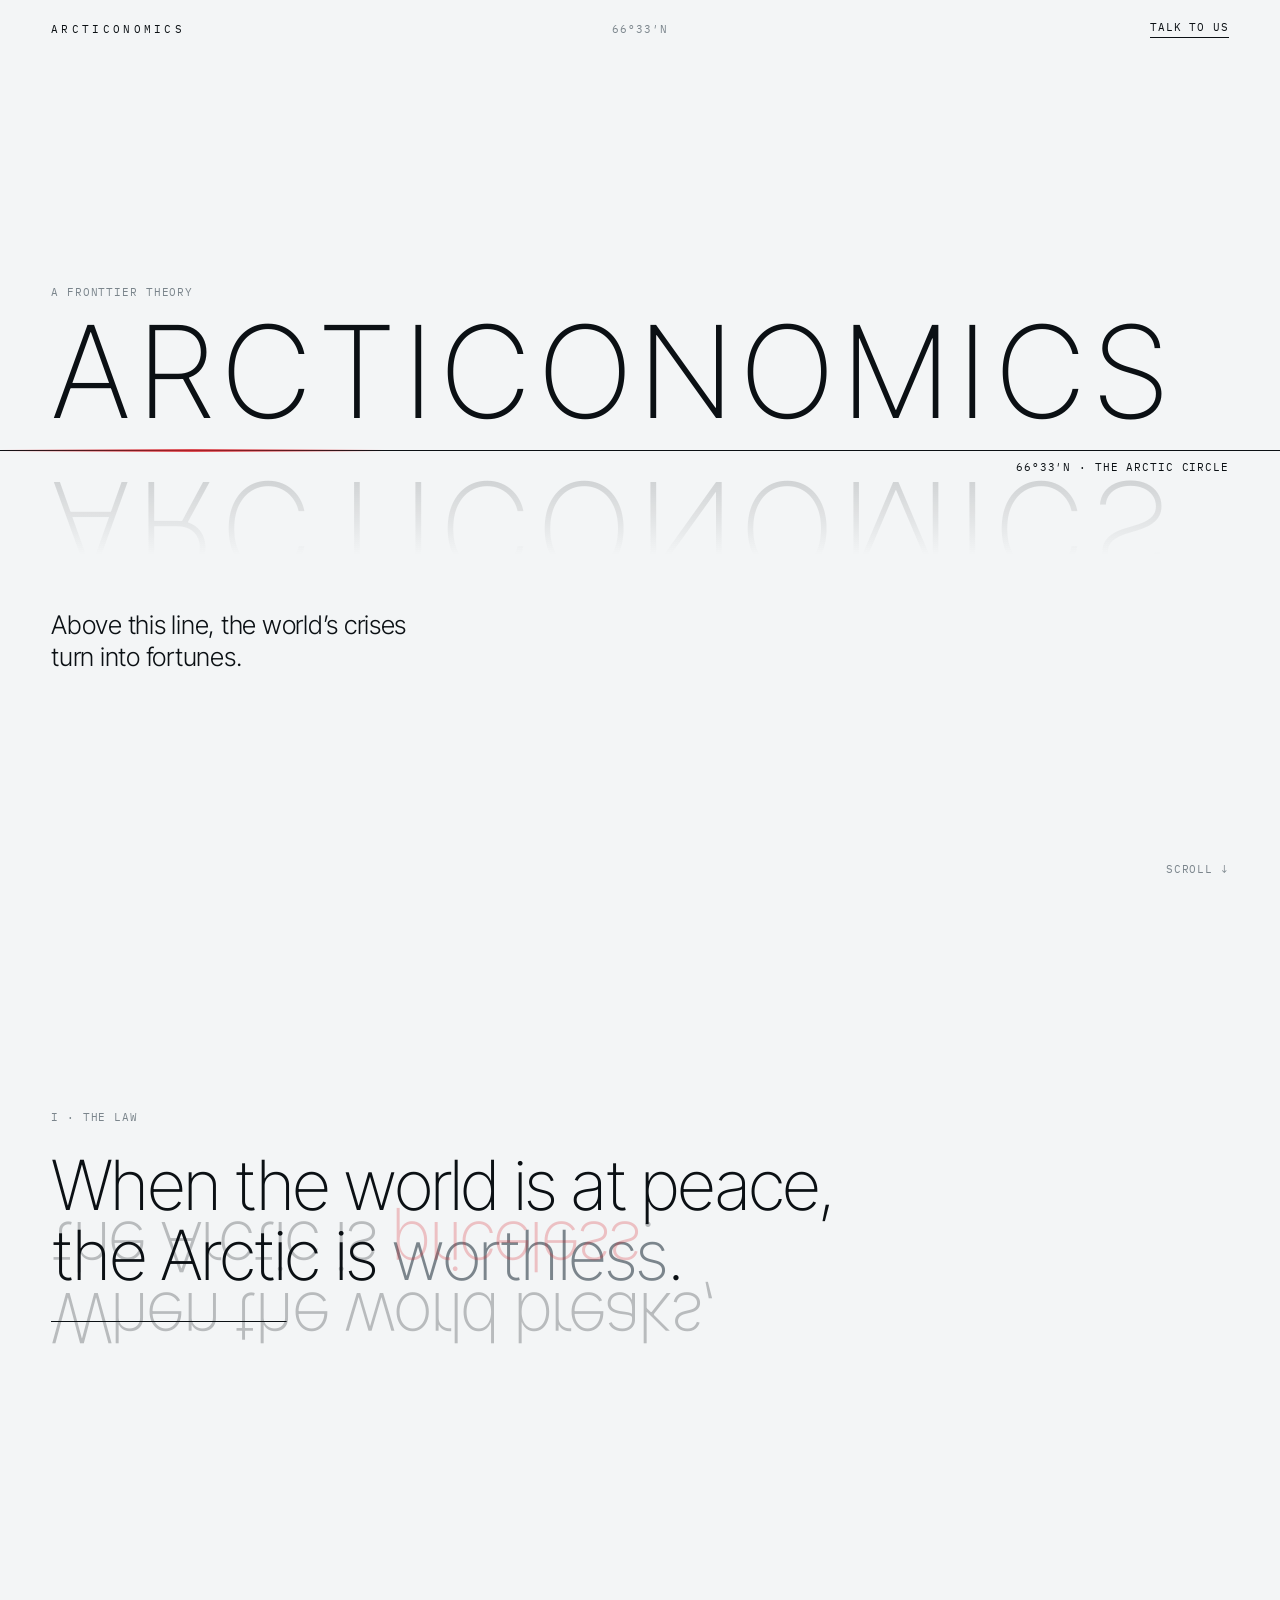
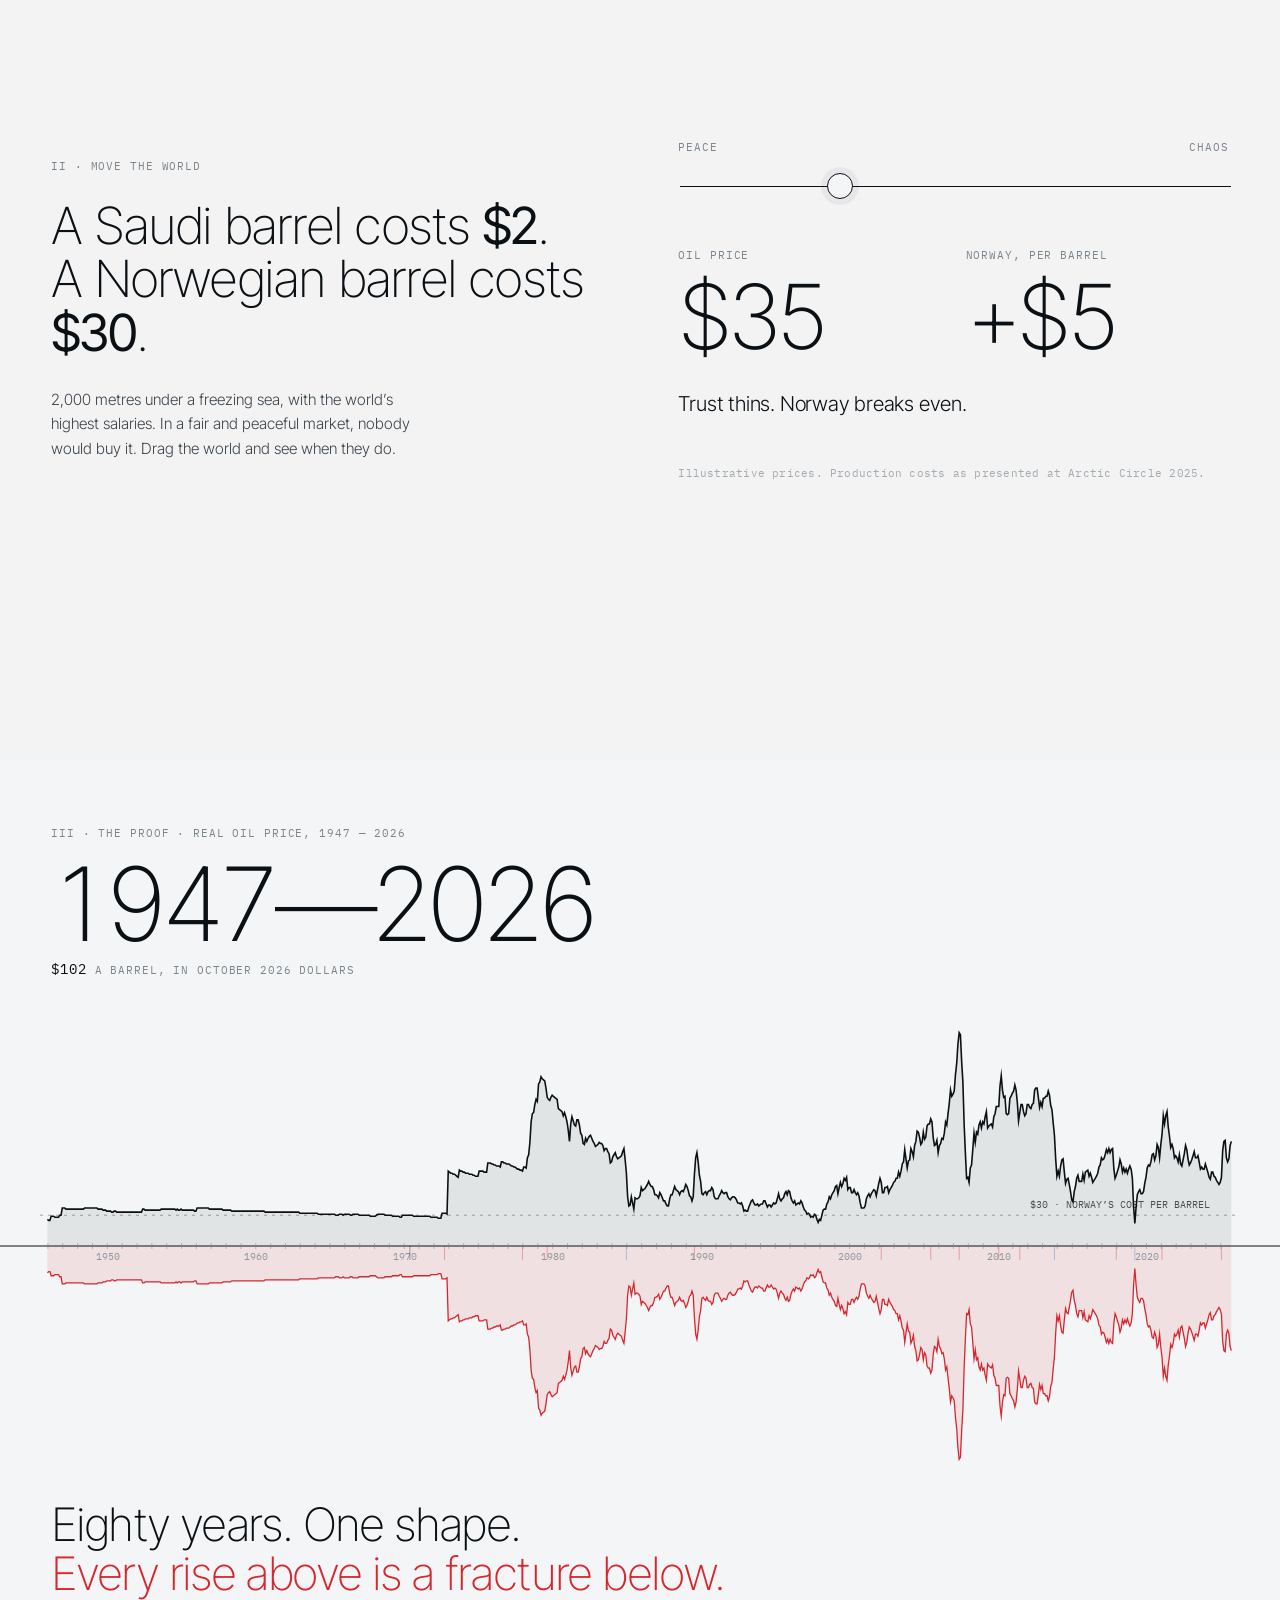
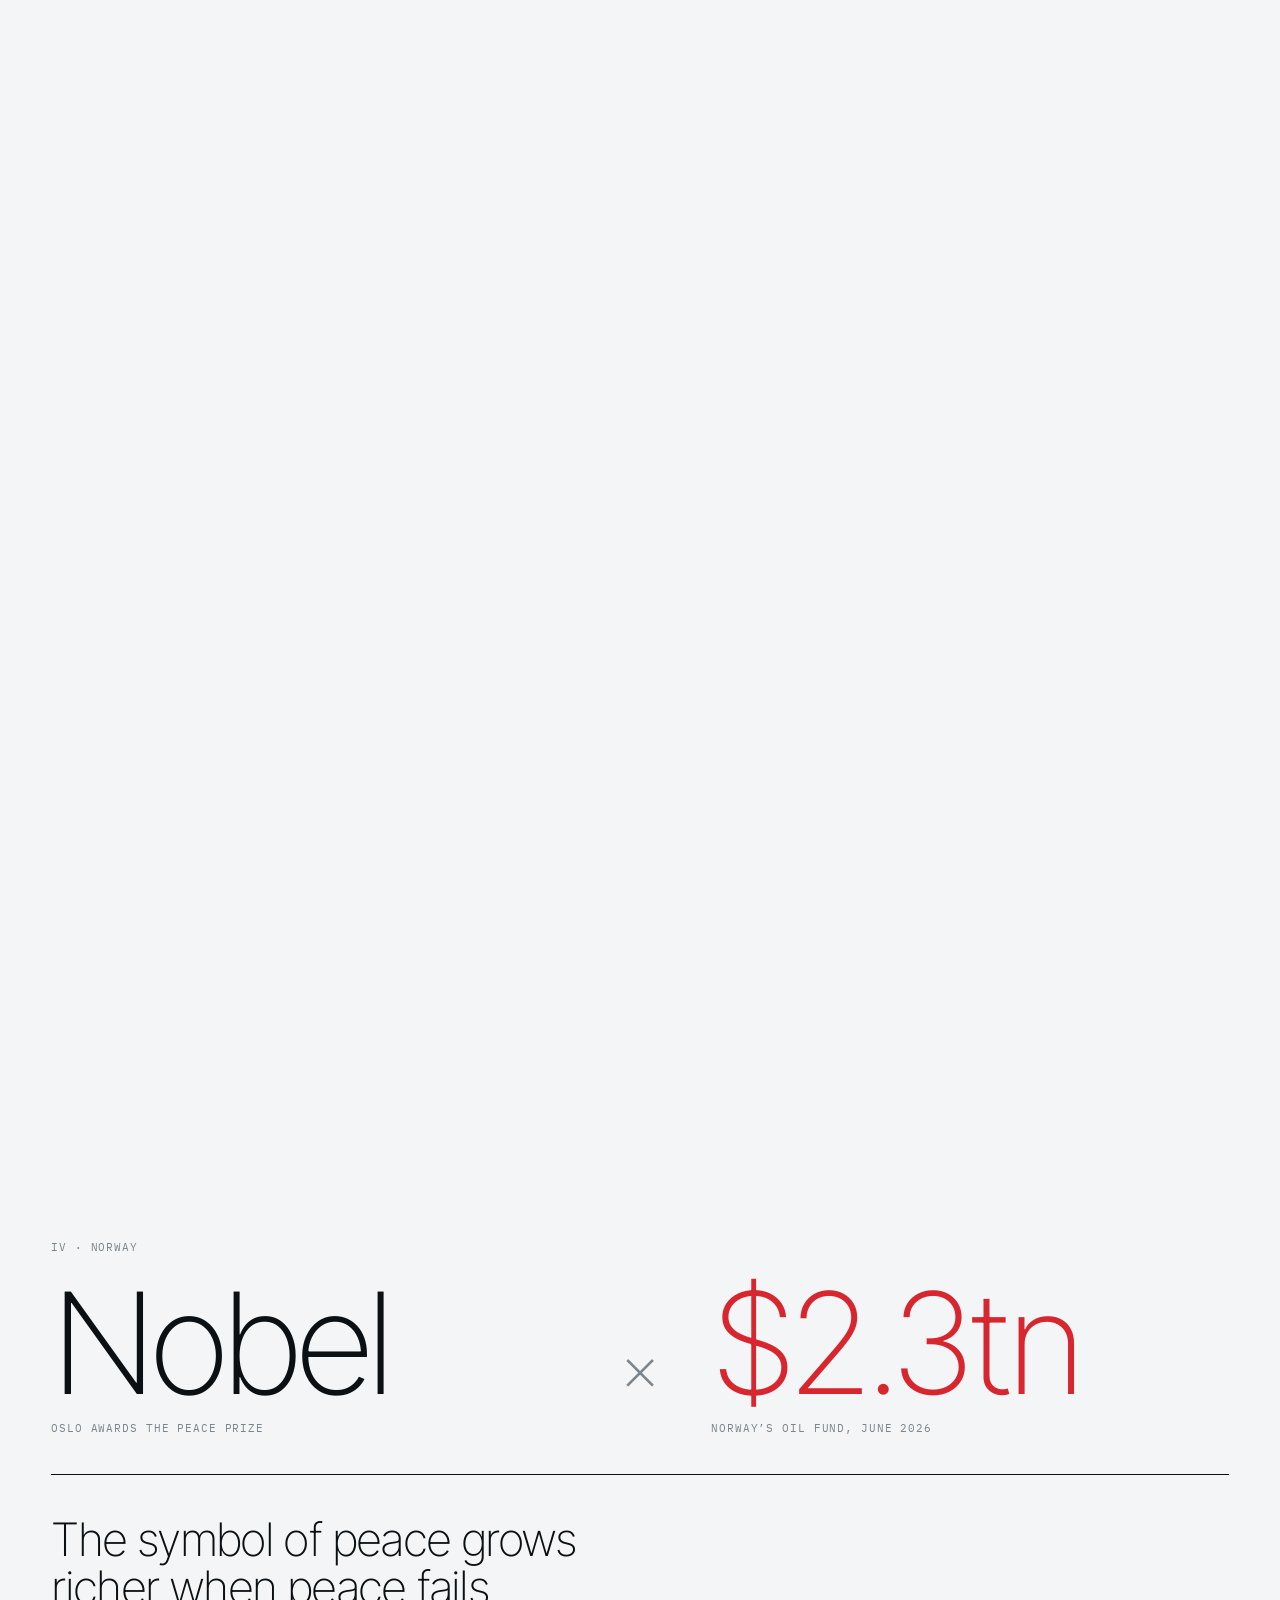
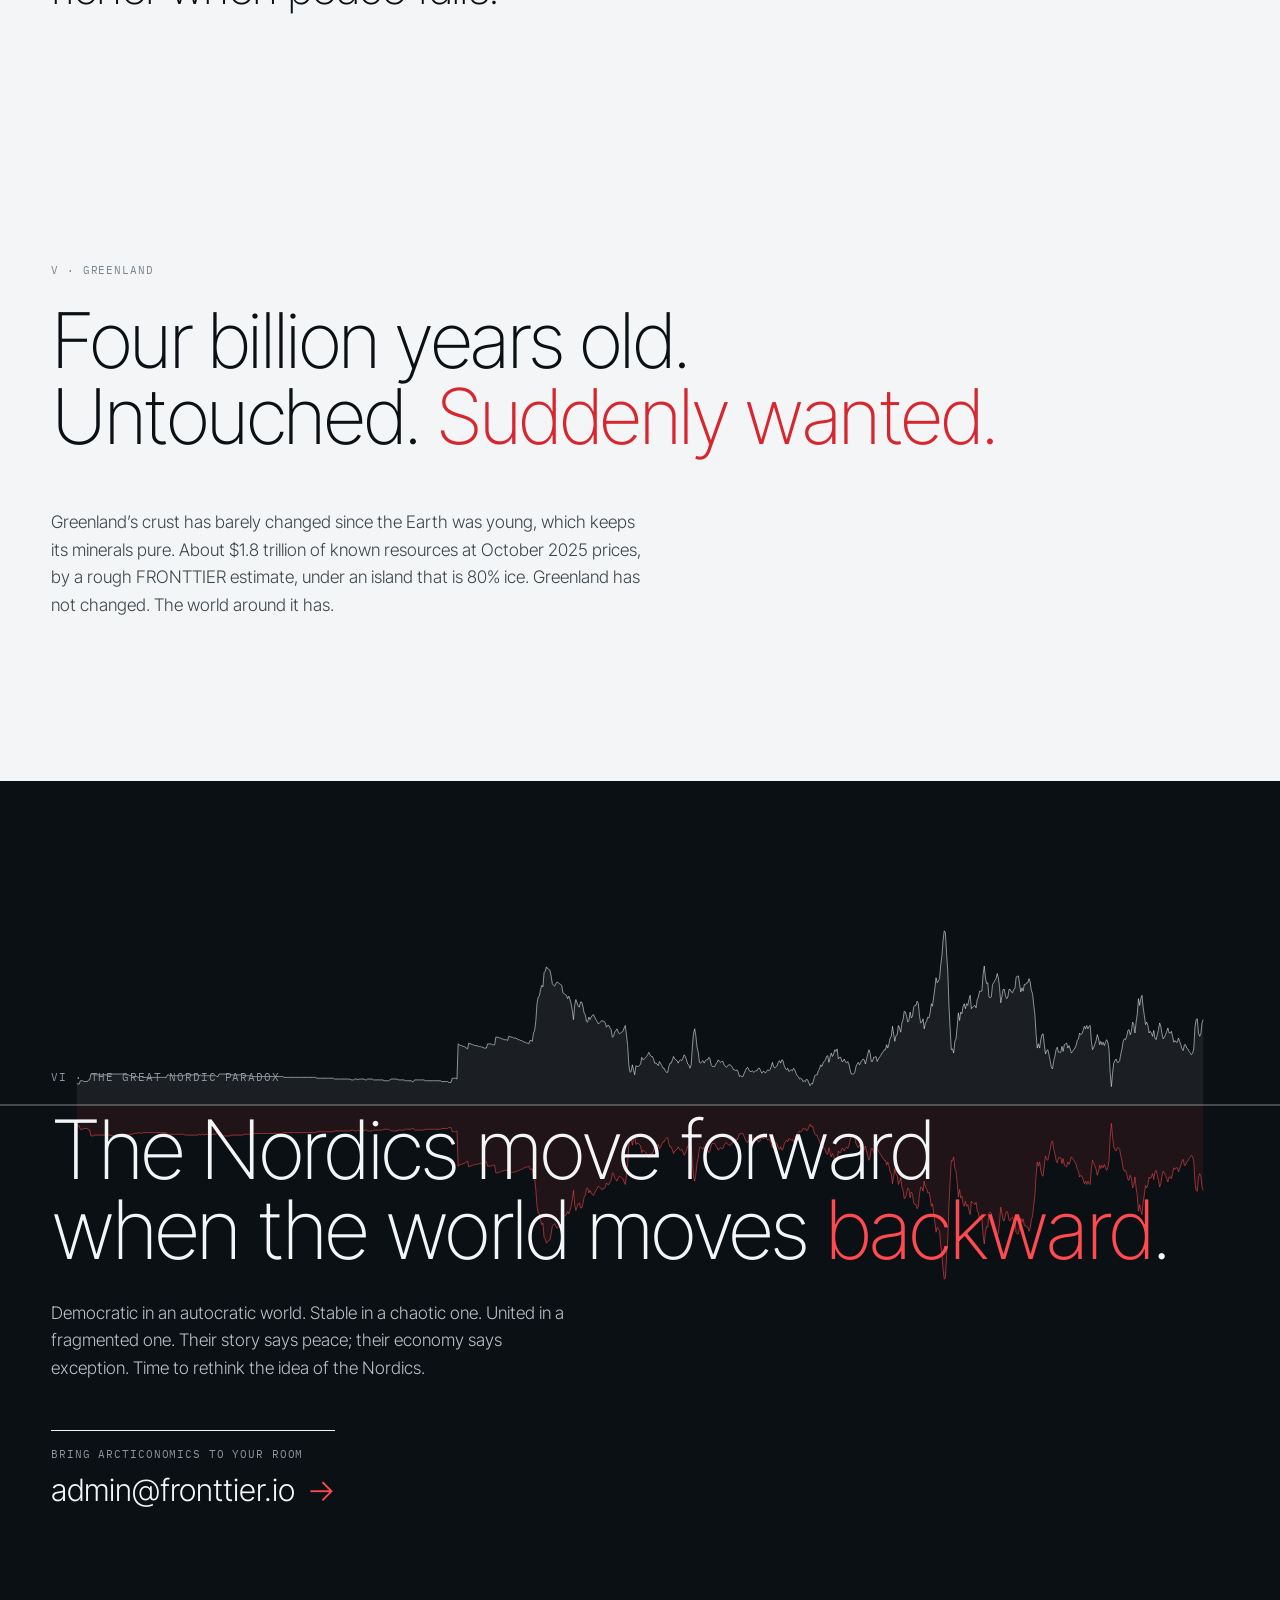
<file: v2/index.html>
<!doctype html>
<html lang="en">
<head>
  <meta charset="utf-8">
  <meta name="viewport" content="width=device-width, initial-scale=1, viewport-fit=cover">
  <title>Arcticonomics — The Arctic is the world’s mirror</title>
  <meta name="description" content="Arcticonomics: above the Arctic Circle, the world’s crises turn into fortunes. Eighty years of the real oil price, mirrored. A FRONTTIER theory by Virginia E. Vegas.">
  <meta name="robots" content="noindex">
  <meta name="theme-color" content="#f3f5f6">
  <link rel="icon" href="../favicon.svg" type="image/svg+xml">
  <link rel="preconnect" href="https://fonts.googleapis.com">
  <link rel="preconnect" href="https://fonts.gstatic.com" crossorigin>
  <link href="https://fonts.googleapis.com/css2?family=Inter+Tight:wght@200;300;400;500&family=IBM+Plex+Mono:wght@400;500&display=swap" rel="stylesheet">
  <link rel="stylesheet" href="styles.css?v=2">
</head>
<body>
  <header class="bar mono">
    <a href="#top" class="bar__b">Arcticonomics</a>
    <span class="bar__m" id="barM">66°33′N</span>
    <a href="mailto:admin@fronttier.io?subject=Arcticonomics" class="bar__c">Talk to us</a>
  </header>

  <!-- 0. the line -->
  <section class="hero" id="top">
    <div class="hero__up">
      <p class="mono hero__k">A FRONTTIER theory</p>
      <h1 class="hero__t">ARCTICONOMICS</h1>
    </div>
    <div class="circle"><span class="mono">66°33′N · The Arctic Circle</span></div>
    <div class="hero__down">
      <p class="hero__mir" aria-hidden="true">ARCTICONOMICS</p>
      <p class="hero__s">Above this line, the world’s crises<br>turn into fortunes.</p>
    </div>
    <p class="mono hero__hint">Scroll ↓</p>
  </section>

  <!-- I. the mirror sentence -->
  <section class="flip" id="flip" aria-labelledby="flipT">
    <div class="flip__pin">
      <p class="mono k">I · The law</p>
      <h2 class="flip__a" id="flipT">When the world is at peace,<br>the Arctic is <span>worthless</span>.</h2>
      <div class="flip__line"></div>
      <p class="flip__b" id="flipB">When the world breaks,<br>the Arctic is <span>priceless</span>.</p>
      <p class="flip__p">The Arctic economy is <b>counter-cyclical</b>: it moves in the opposite direction to the world’s.</p>
    </div>
  </section>

  <!-- II. move the world -->
  <section class="dial" id="dial" aria-labelledby="dialT">
    <div class="dial__txt">
      <p class="mono k">II · Move the world</p>
      <h2 class="dial__t" id="dialT">A Saudi barrel costs <b>$2</b>.<br>A Norwegian barrel costs <b>$30</b>.</h2>
      <p class="dial__p">2,000 metres under a freezing sea, with the world’s highest salaries. In a fair and peaceful market, nobody would buy it. Drag the world and see when they do.</p>
    </div>
    <div class="dial__lab">
      <label class="mono dial__l" for="world"><span>Peace</span><span>Chaos</span></label>
      <input type="range" id="world" min="0" max="100" value="8" aria-label="State of the world, from peace to chaos">
      <div class="dial__out">
        <div><p class="mono">Oil price</p><p class="dv" id="dPrice">$20</p></div>
        <div><p class="mono">Norway, per barrel</p><p class="dv" id="dNo">−$10</p></div>
      </div>
      <p class="dial__say" id="dSay">Trade flows. The cheapest barrel wins. Nobody needs the Arctic.</p>
      <p class="mono dial__f">Illustrative prices. Production costs as presented at Arctic Circle 2025.</p>
    </div>
  </section>

  <!-- III. the mirror: eighty years -->
  <section class="mirror" id="mirror" aria-labelledby="mirT">
    <div class="mirror__pin">
      <canvas id="mir" aria-label="Oil price 1947 to 2026 above the Arctic Circle, mirrored below as the world's crises"></canvas>
      <div class="mir__head">
        <p class="mono k" id="mirT">III · The proof · Real oil price, 1947 — 2026</p>
      </div>
      <div class="mir__now">
        <p class="mir__y" id="mY">1947</p>
        <p class="mono mir__p"><span id="mP">$26</span> a barrel, in October 2026 dollars</p>
      </div>
      <p class="mono mir__lab mir__lab--up">The Arctic gains ↑</p>
      <p class="mono mir__lab mir__lab--dn">↓ The world breaks</p>
      <div class="mir__ev" id="mEv">
        <p class="mono" id="mEvK">1947 · Calm</p>
        <p class="mir__evt" id="mEvT">A world that trades. Nobody needs the Arctic.</p>
        <p class="mono" id="mEvN"></p>
      </div>
      <p class="mir__final" id="mFin">Eighty years. One shape.<br><span>Every rise above is a fracture below.</span></p>
    </div>
  </section>

  <!-- IV. norway -->
  <section class="no" aria-labelledby="noT">
    <p class="mono k rv">IV · Norway</p>
    <div class="no__grid">
      <div class="no__c rv"><p class="no__v">Nobel</p><p class="mono">Oslo awards the Peace Prize</p></div>
      <div class="no__x rv" aria-hidden="true">×</div>
      <div class="no__c rv"><p class="no__v no__v--r">$2.3tn</p><p class="mono">Norway’s oil fund, June 2026</p></div>
    </div>
    <h2 class="no__t rv" id="noT">The symbol of peace grows richer when peace fails.</h2>
  </section>

  <!-- V. greenland -->
  <section class="gl" aria-labelledby="glT">
    <p class="mono k rv">V · Greenland</p>
    <h2 class="gl__t rv" id="glT">Four billion years old.<br>Untouched. <span>Suddenly wanted.</span></h2>
    <p class="gl__p rv">Greenland’s crust has barely changed since the Earth was young, which keeps its minerals pure. About $1.8 trillion of known resources at October 2025 prices, by a rough FRONTTIER estimate, under an island that is 80% ice. Greenland has not changed. The world around it has.</p>
  </section>

  <!-- VI. the paradox, and the end -->
  <section class="end" aria-labelledby="endT">
    <canvas id="crystal" aria-hidden="true"></canvas>
    <div class="end__txt">
      <p class="mono k rv">VI · The great Nordic paradox</p>
      <h2 class="end__t rv" id="endT">The Nordics move forward<br>when the world moves <span>backward</span>.</h2>
      <p class="end__p rv">Democratic in an autocratic world. Stable in a chaotic one. United in a fragmented one. Their story says peace; their economy says exception. Time to rethink the idea of the Nordics.</p>
      <a class="end__cta rv" href="mailto:admin@fronttier.io?subject=Arcticonomics"><span class="mono">Bring Arcticonomics to your room</span>admin@fronttier.io <i>→</i></a>
    </div>
    <footer class="foot mono">
      <span>First presented at Arctic Circle 2025 · Virginia E. Vegas</span>
      <span>Data: FRED, WTI spot (WTISPLC), in October 2026 dollars (CPI-U)</span>
      <a href="https://fronttier.io">A FRONTTIER AS project ↗</a>
    </footer>
  </section>

  <script src="../data.js?v=1"></script>
  <script src="app.js?v=2" defer></script>
</body>
</html>
</file>
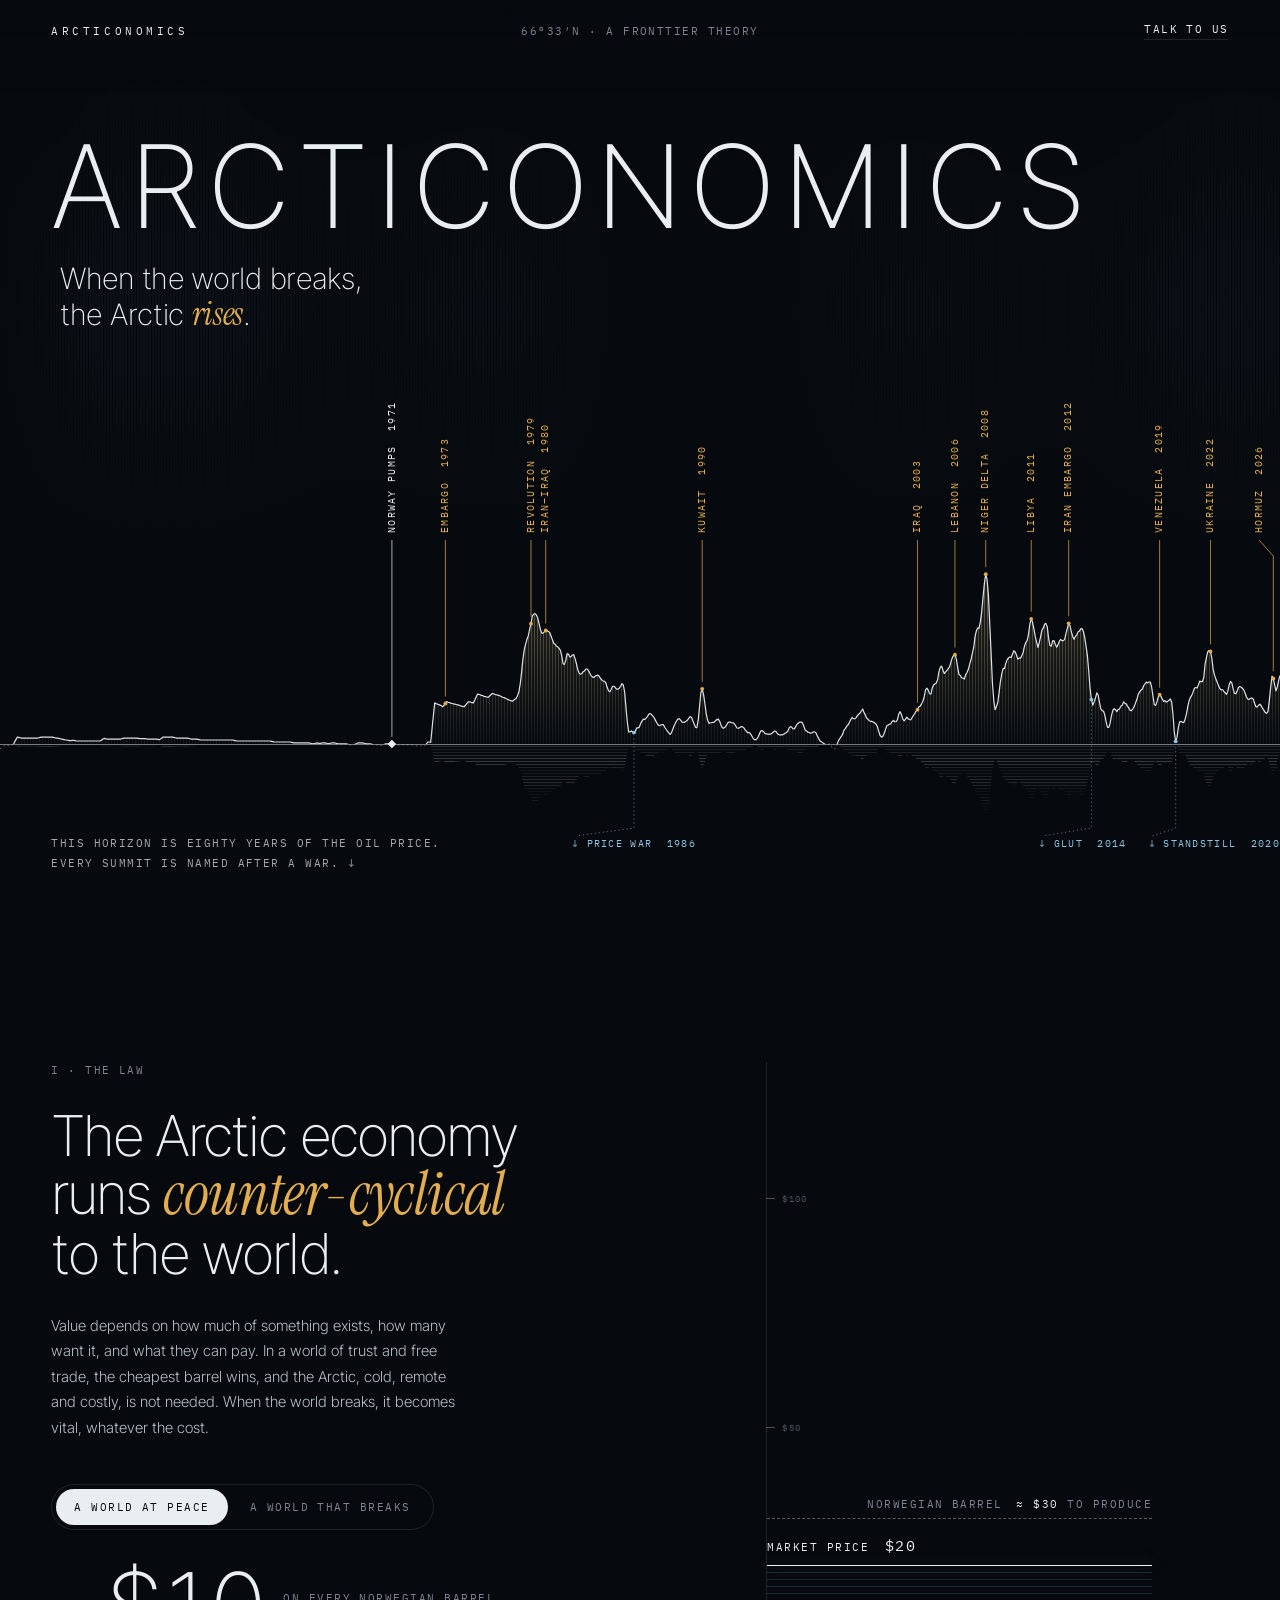
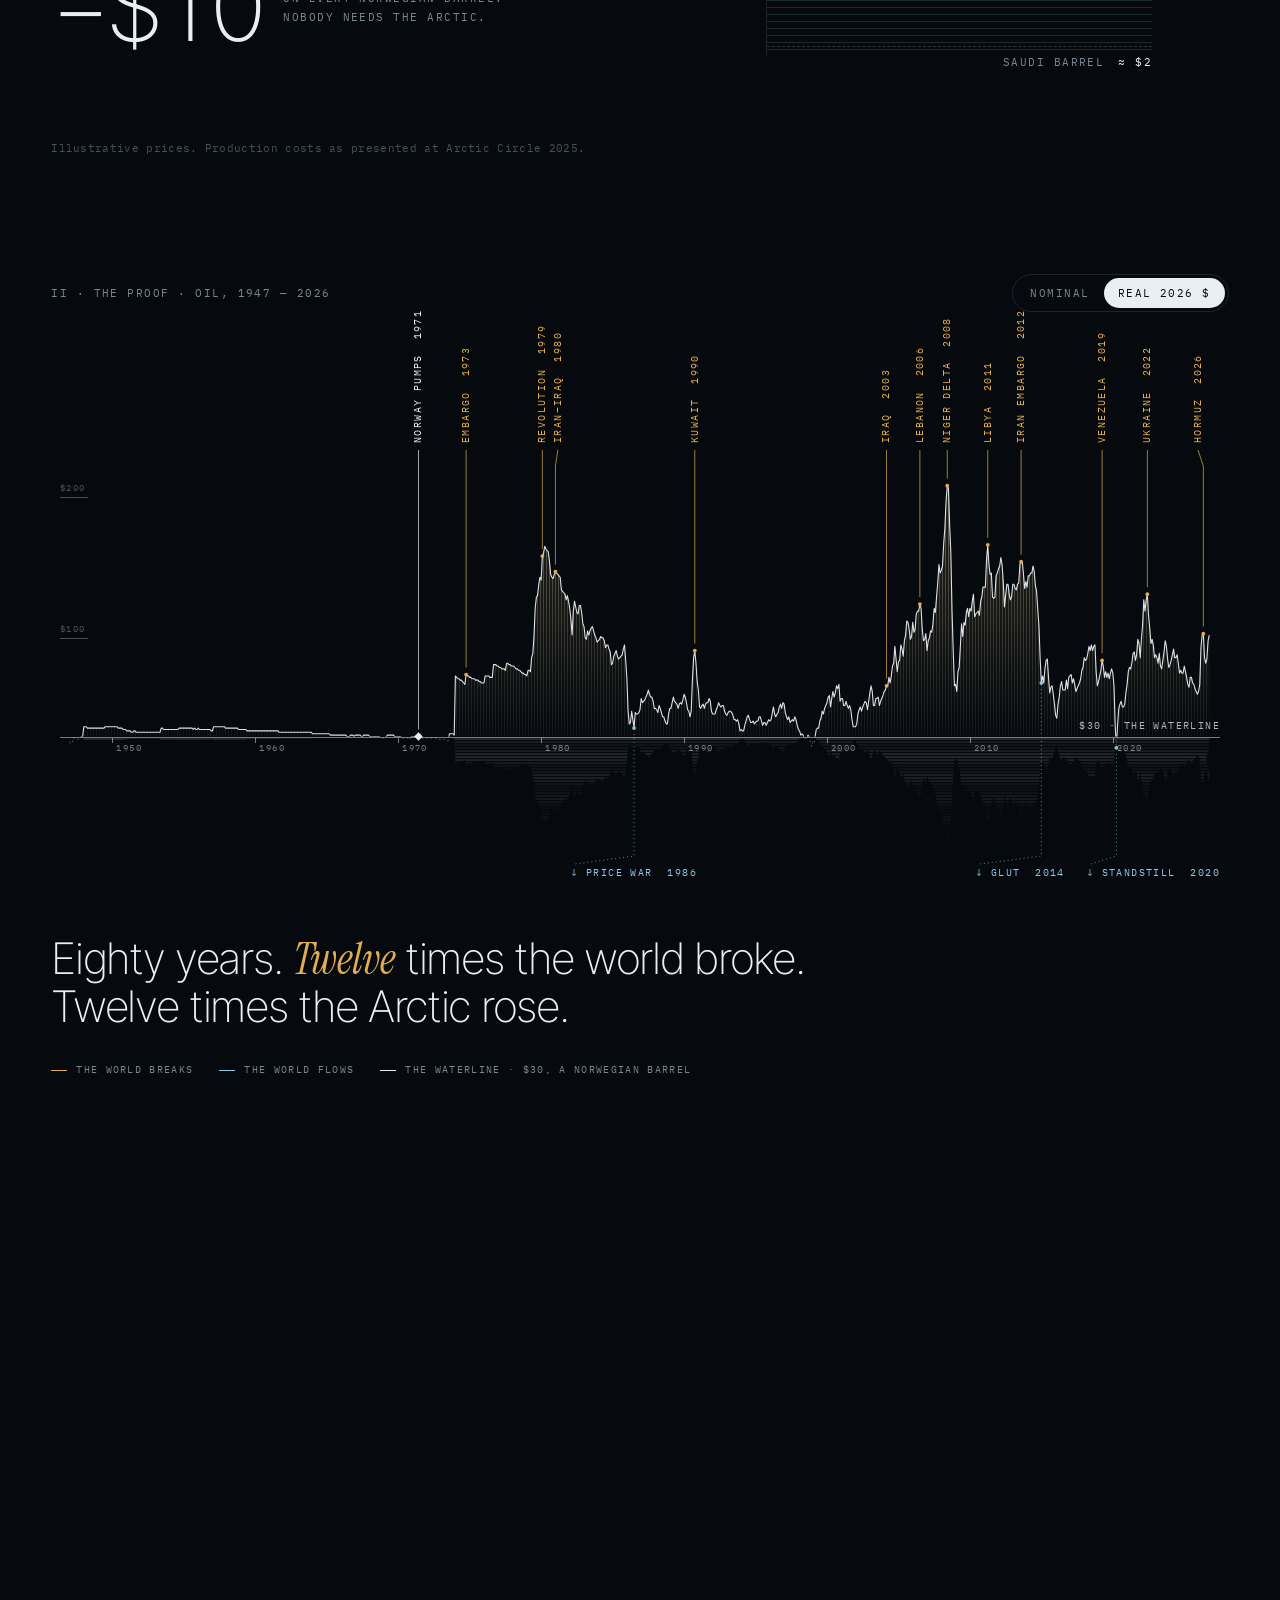
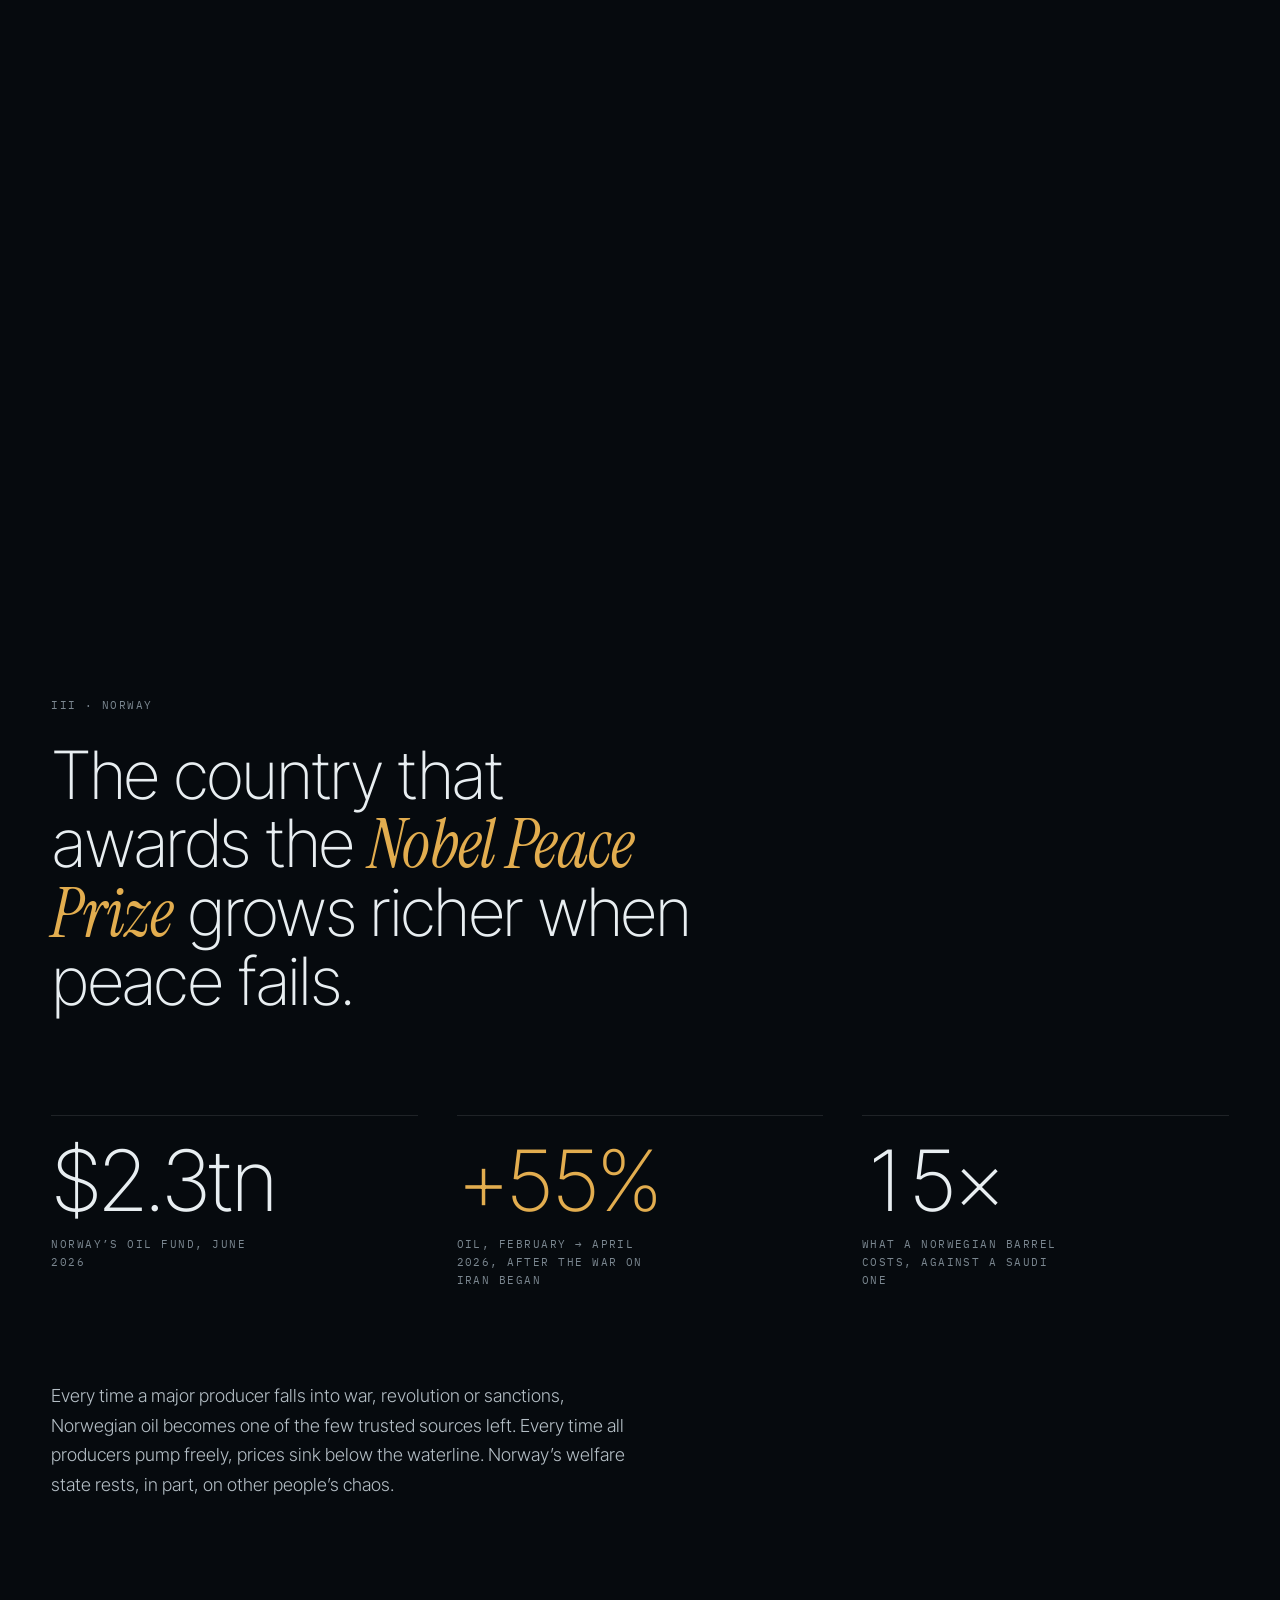
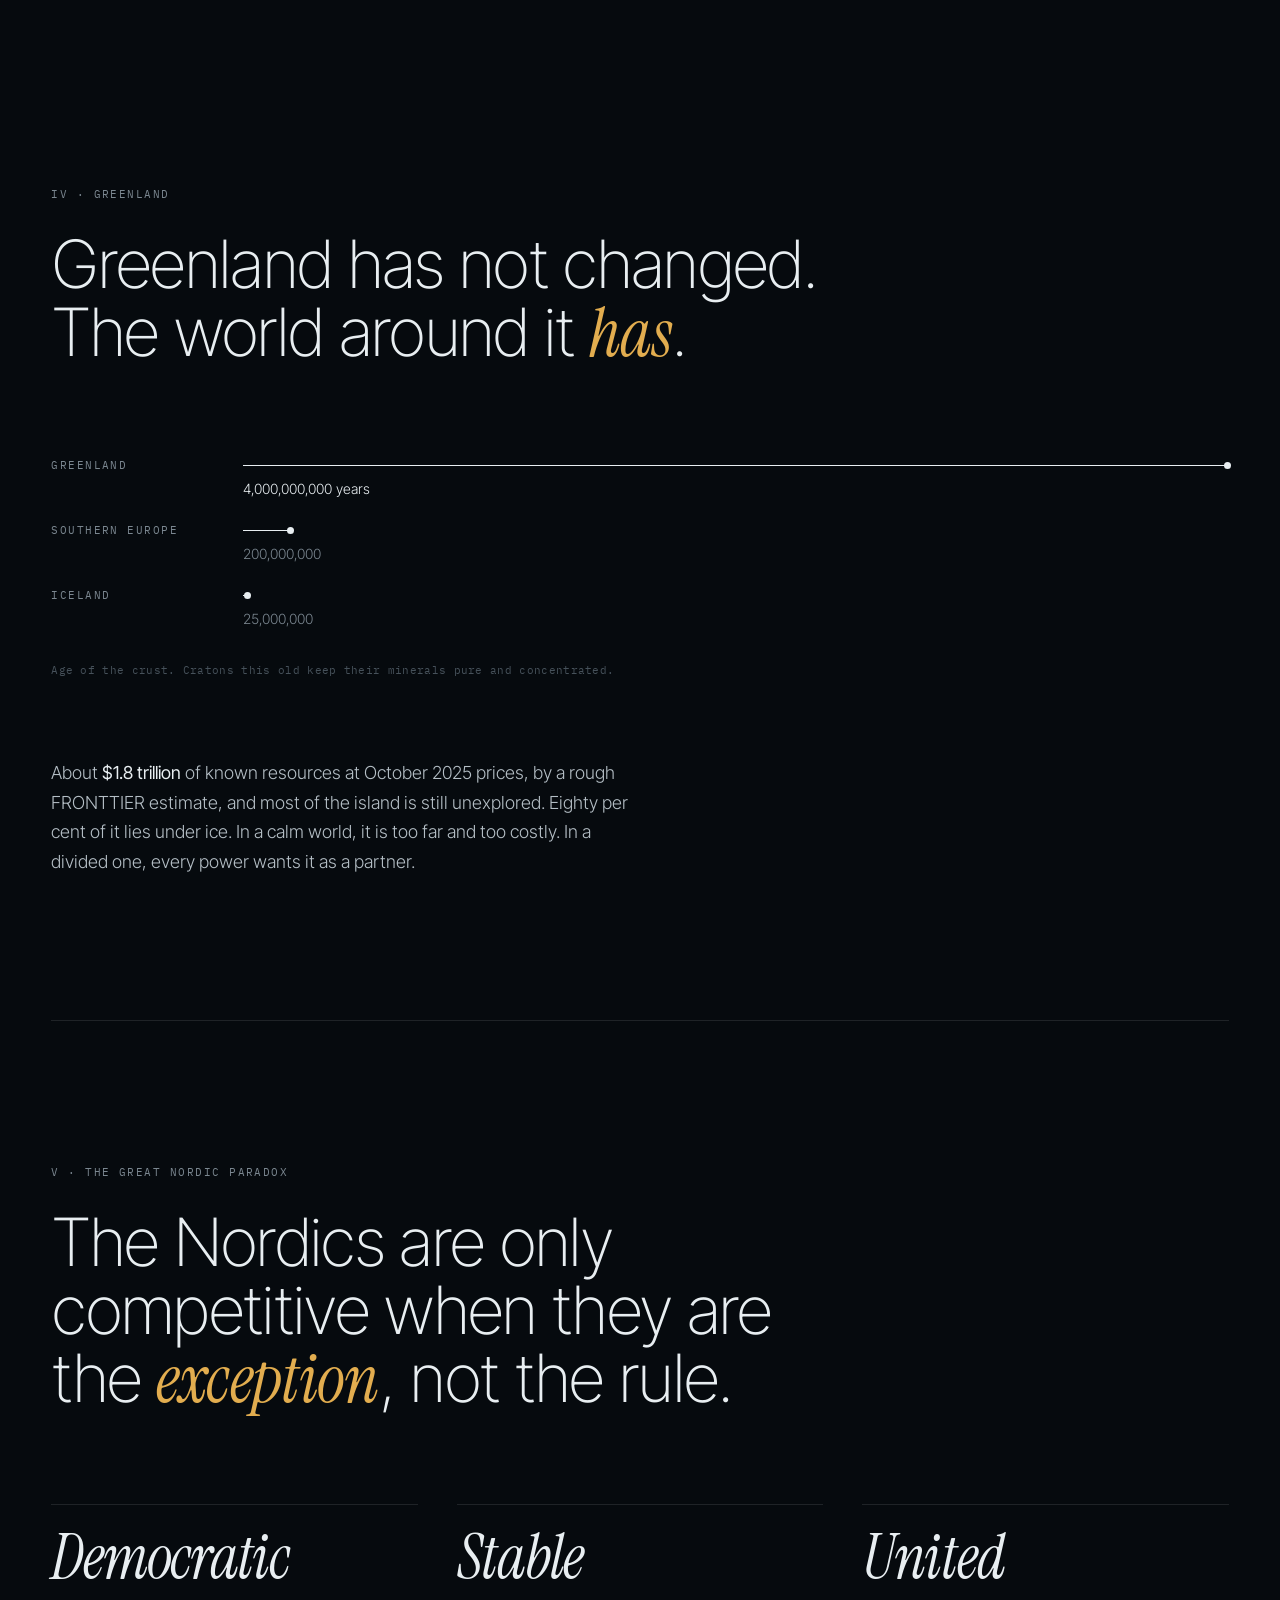
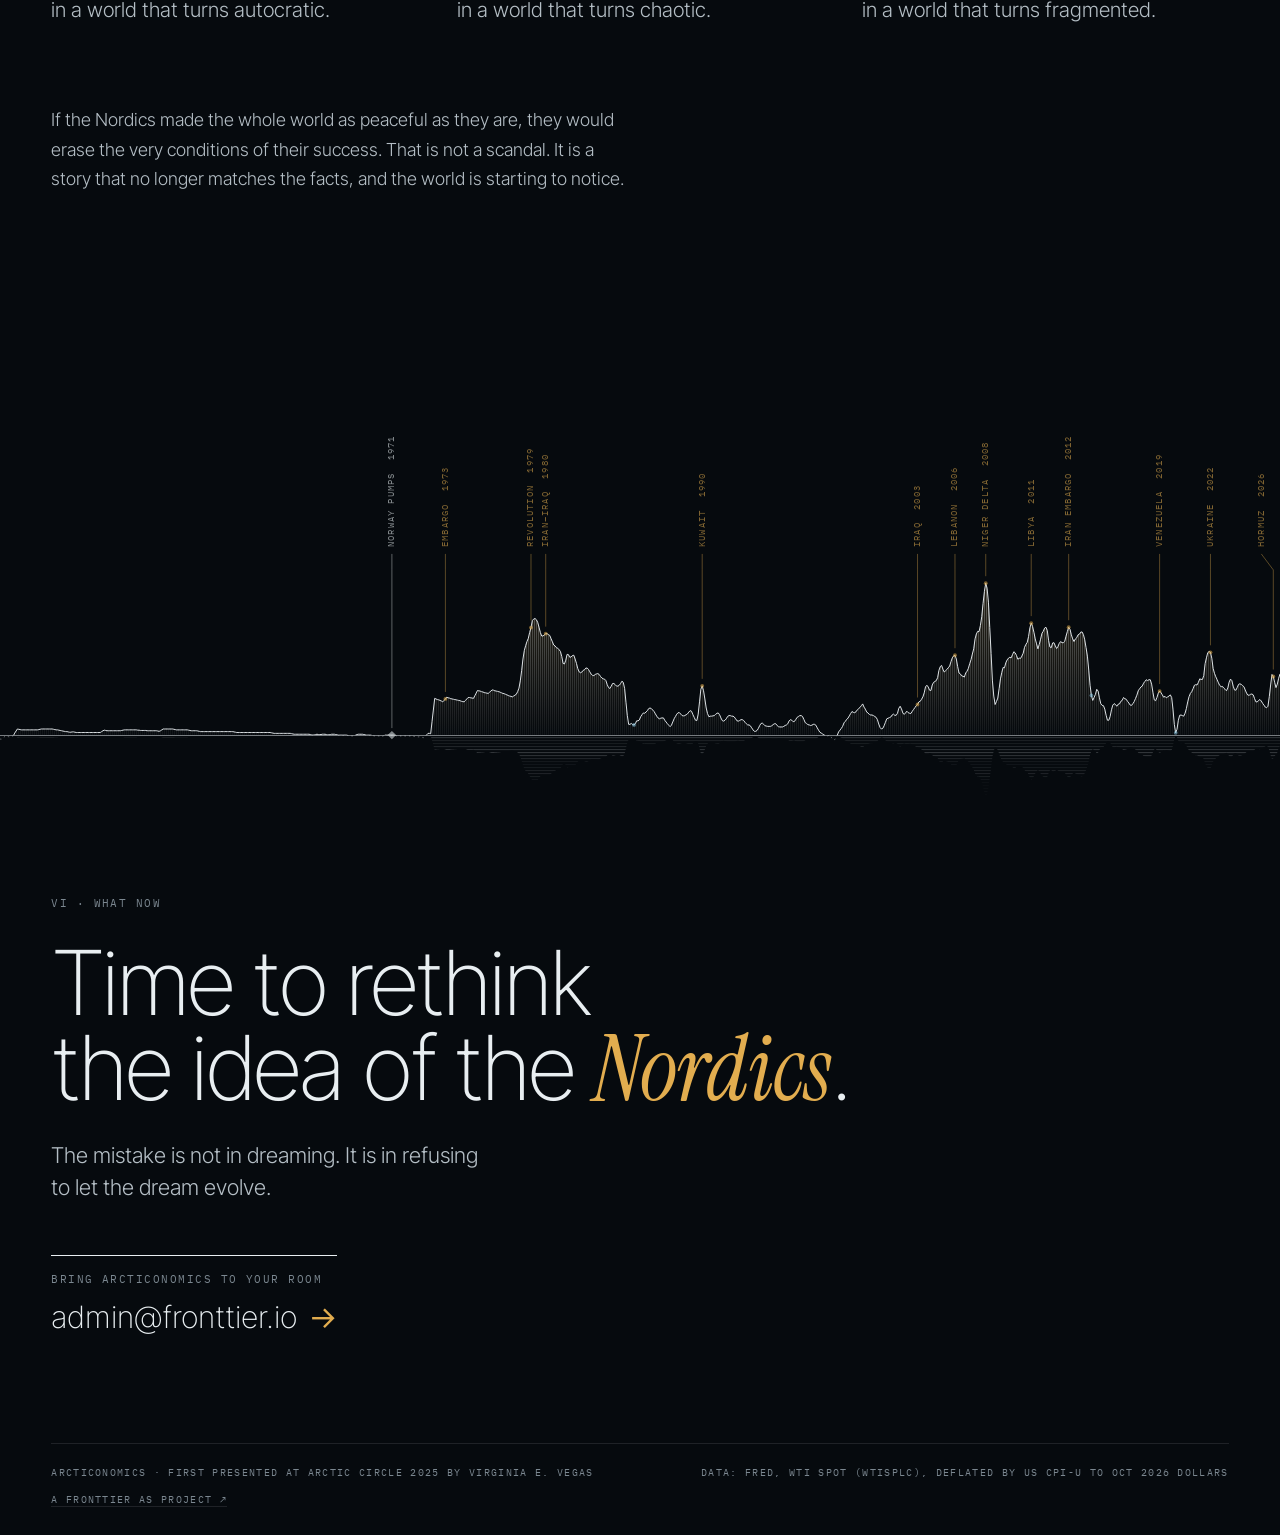
<file: v3/index.html>
<!doctype html>
<html lang="en">
<head>
  <meta charset="utf-8">
  <meta name="viewport" content="width=device-width, initial-scale=1, viewport-fit=cover">
  <title>Arcticonomics — When the world breaks, the Arctic rises</title>
  <meta name="description" content="Arcticonomics: the Arctic economy is counter-cyclical to the world. Eighty years of the real oil price, drawn as an Arctic horizon: every summit is a war, a revolution or a sanction. A FRONTTIER theory by Virginia E. Vegas.">
  <meta name="robots" content="noindex">
  <meta name="theme-color" content="#060a0e">
  <link rel="icon" href="../favicon.svg" type="image/svg+xml">
  <link rel="preconnect" href="https://fonts.googleapis.com">
  <link rel="preconnect" href="https://fonts.gstatic.com" crossorigin>
  <link href="https://fonts.googleapis.com/css2?family=Inter+Tight:wght@200;300;400&family=IBM+Plex+Mono:wght@400&family=Instrument+Serif:ital@0;1&display=swap" rel="stylesheet">
  <link rel="stylesheet" href="styles.css?v=1">
</head>
<body>
  <header class="bar mono">
    <a href="#top" class="bar__b">Arcticonomics</a>
    <span class="bar__m" id="barM">66°33′N · A FRONTTIER theory</span>
    <a href="mailto:admin@fronttier.io?subject=Arcticonomics" class="bar__c">Talk to us</a>
  </header>

  <!-- 0. the horizon -->
  <section class="hero" id="top">
    <canvas id="hero" aria-hidden="true"></canvas>
    <div class="hero__txt">
      <h1 class="hero__t">Arcticonomics</h1>
      <p class="hero__s">When the world breaks,<br>the Arctic <i>rises</i>.</p>
    </div>
    <p class="mono hero__hint" id="hint">This horizon is eighty years of the oil price.<br>Every summit is named after a war. ↓</p>
  </section>

  <!-- 1. the law -->
  <section class="law" id="law" aria-labelledby="lawT">
    <div class="law__txt">
      <p class="mono k">I · The law</p>
      <h2 class="law__t rv" id="lawT">The Arctic economy runs <i>counter-cyclical</i> to the world.</h2>
      <p class="law__p rv">Value depends on how much of something exists, how many want it, and what they can pay. In a world of trust and free trade, the cheapest barrel wins, and the Arctic, cold, remote and costly, is not needed. When the world breaks, it becomes vital, whatever the cost.</p>
      <div class="switch mono rv" role="tablist" aria-label="State of the world">
        <button type="button" role="tab" aria-selected="true" data-w="peace">A world at peace</button>
        <button type="button" role="tab" aria-selected="false" data-w="break">A world that breaks</button>
      </div>
      <p class="law__out rv"><span id="outV">−$10</span><span class="mono" id="outL">on every Norwegian barrel.<br>Nobody needs the Arctic.</span></p>
    </div>
    <div class="gauge" id="gauge" aria-hidden="true">
      <div class="gauge__sea" id="sea"><div class="gauge__surf"></div></div>
      <div class="gauge__gain" id="gain"></div>
      <div class="gt mono" style="--p:50">$50</div><div class="gt mono" style="--p:100">$100</div>
      <div class="gm gm--mk" id="mk"><span class="mono">Market price <b id="mkV">$20</b></span></div>
      <div class="gm gm--no" style="--p:30"><span class="mono">Norwegian barrel <b>≈ $30</b> to produce</span></div>
      <div class="gm gm--sa" style="--p:2"><span class="mono">Saudi barrel <b>≈ $2</b></span></div>
    </div>
    <p class="mono law__f">Illustrative prices. Production costs as presented at Arctic Circle 2025.</p>
  </section>

  <!-- 2. the proof -->
  <section class="proof" id="proof" aria-labelledby="proofT">
    <div class="proof__pin">
      <canvas id="chart" aria-label="Real oil price 1947 to 2026 drawn as a horizon, with the wars, revolutions and sanctions that raised it"></canvas>
      <div class="proof__head">
        <p class="mono k" id="proofT">II · The proof · Oil, 1947 — 2026</p>
        <div class="tog mono" role="group" aria-label="Price view">
          <button type="button" data-v="nominal" aria-pressed="false">Nominal</button>
          <button type="button" data-v="real" aria-pressed="true">Real 2026 $</button>
        </div>
      </div>
      <div class="read" id="read">
        <p class="read__y" id="nowY">1947</p>
        <p class="mono read__p"><span id="nowP">$26</span> a barrel · Norway <span id="nowM" class="read__m">−$4</span></p>
      </div>
      <div class="ev" id="ev">
        <p class="mono ev__k" id="evK">Calm water</p>
        <p class="ev__t" id="evT">Cheap oil everywhere. The horizon barely breaks the surface.</p>
        <p class="mono ev__n" id="evN">Scroll to sail through eighty years</p>
      </div>
      <div class="coda" id="coda">
        <p class="coda__t">Eighty years. <i>Twelve</i> times the world broke.<br>Twelve times the Arctic rose.</p>
      </div>
      <p class="mono legend"><span class="lg lg--b">The world breaks</span><span class="lg lg--f">The world flows</span><span class="lg lg--w">The waterline · $30, a Norwegian barrel</span></p>
    </div>
  </section>

  <!-- 3. norway -->
  <section class="para" aria-labelledby="paraT">
    <p class="mono k rv">III · Norway</p>
    <h2 class="para__t rv" id="paraT">The country that awards the <i>Nobel Peace Prize</i> grows richer when peace fails.</h2>
    <div class="stats">
      <div class="st rv"><p class="st__v" data-count="2.3" data-pre="$" data-suf="tn">$2.3tn</p><p class="mono">Norway’s oil fund, June 2026</p></div>
      <div class="st rv"><p class="st__v st__v--g" data-count="55" data-pre="+" data-suf="%">+55%</p><p class="mono">Oil, February → April 2026, after the war on Iran began</p></div>
      <div class="st rv"><p class="st__v" data-count="15" data-pre="" data-suf="×">15×</p><p class="mono">What a Norwegian barrel costs, against a Saudi one</p></div>
    </div>
    <p class="para__p rv">Every time a major producer falls into war, revolution or sanctions, Norwegian oil becomes one of the few trusted sources left. Every time all producers pump freely, prices sink below the waterline. Norway’s welfare state rests, in part, on other people’s chaos.</p>
  </section>

  <!-- 4. greenland -->
  <section class="gl" aria-labelledby="glT">
    <p class="mono k rv">IV · Greenland</p>
    <h2 class="gl__t rv" id="glT">Greenland has not changed.<br>The world around it <i>has</i>.</h2>
    <div class="crust" id="crust">
      <div class="cr"><span class="mono">Greenland</span><i style="--w:1"></i><b>4,000,000,000 years</b></div>
      <div class="cr"><span class="mono">Southern Europe</span><i style="--w:.05"></i><b>200,000,000</b></div>
      <div class="cr"><span class="mono">Iceland</span><i style="--w:.00625"></i><b>25,000,000</b></div>
      <p class="mono crust__f">Age of the crust. Cratons this old keep their minerals pure and concentrated.</p>
    </div>
    <p class="gl__p rv">About <b>$1.8 trillion</b> of known resources at October 2025 prices, by a rough FRONTTIER estimate, and most of the island is still unexplored. Eighty per cent of it lies under ice. In a calm world, it is too far and too costly. In a divided one, every power wants it as a partner.</p>
  </section>

  <!-- 5. the nordic paradox -->
  <section class="np" aria-labelledby="npT">
    <p class="mono k rv">V · The great Nordic paradox</p>
    <h2 class="np__t rv" id="npT">The Nordics are only competitive when they are the <i>exception</i>, not the rule.</h2>
    <ol class="np__l">
      <li class="rv"><span>Democratic</span> in a world that turns autocratic.</li>
      <li class="rv"><span>Stable</span> in a world that turns chaotic.</li>
      <li class="rv"><span>United</span> in a world that turns fragmented.</li>
    </ol>
    <p class="np__p rv">If the Nordics made the whole world as peaceful as they are, they would erase the very conditions of their success. That is not a scandal. It is a story that no longer matches the facts, and the world is starting to notice.</p>
  </section>

  <!-- 6. close -->
  <section class="end" aria-labelledby="endT">
    <canvas id="endC" aria-hidden="true"></canvas>
    <div class="end__txt">
      <p class="mono k rv">VI · What now</p>
      <h2 class="end__t rv" id="endT">Time to rethink<br>the idea of the <i>Nordics</i>.</h2>
      <p class="end__q rv">The mistake is not in dreaming. It is in refusing to let the dream evolve.</p>
      <a class="end__cta rv" href="mailto:admin@fronttier.io?subject=Arcticonomics"><span class="mono">Bring Arcticonomics to your room</span>admin@fronttier.io <i>→</i></a>
    </div>
    <footer class="foot mono">
      <span>Arcticonomics · first presented at Arctic Circle 2025 by Virginia E. Vegas</span>
      <span>Data: FRED, WTI spot (WTISPLC), deflated by US CPI-U to Oct 2026 dollars</span>
      <a href="https://fronttier.io">A FRONTTIER AS project ↗</a>
    </footer>
  </section>

  <script src="../data.js?v=1"></script>
  <script src="app.js?v=1" defer></script>
</body>
</html>
</file>
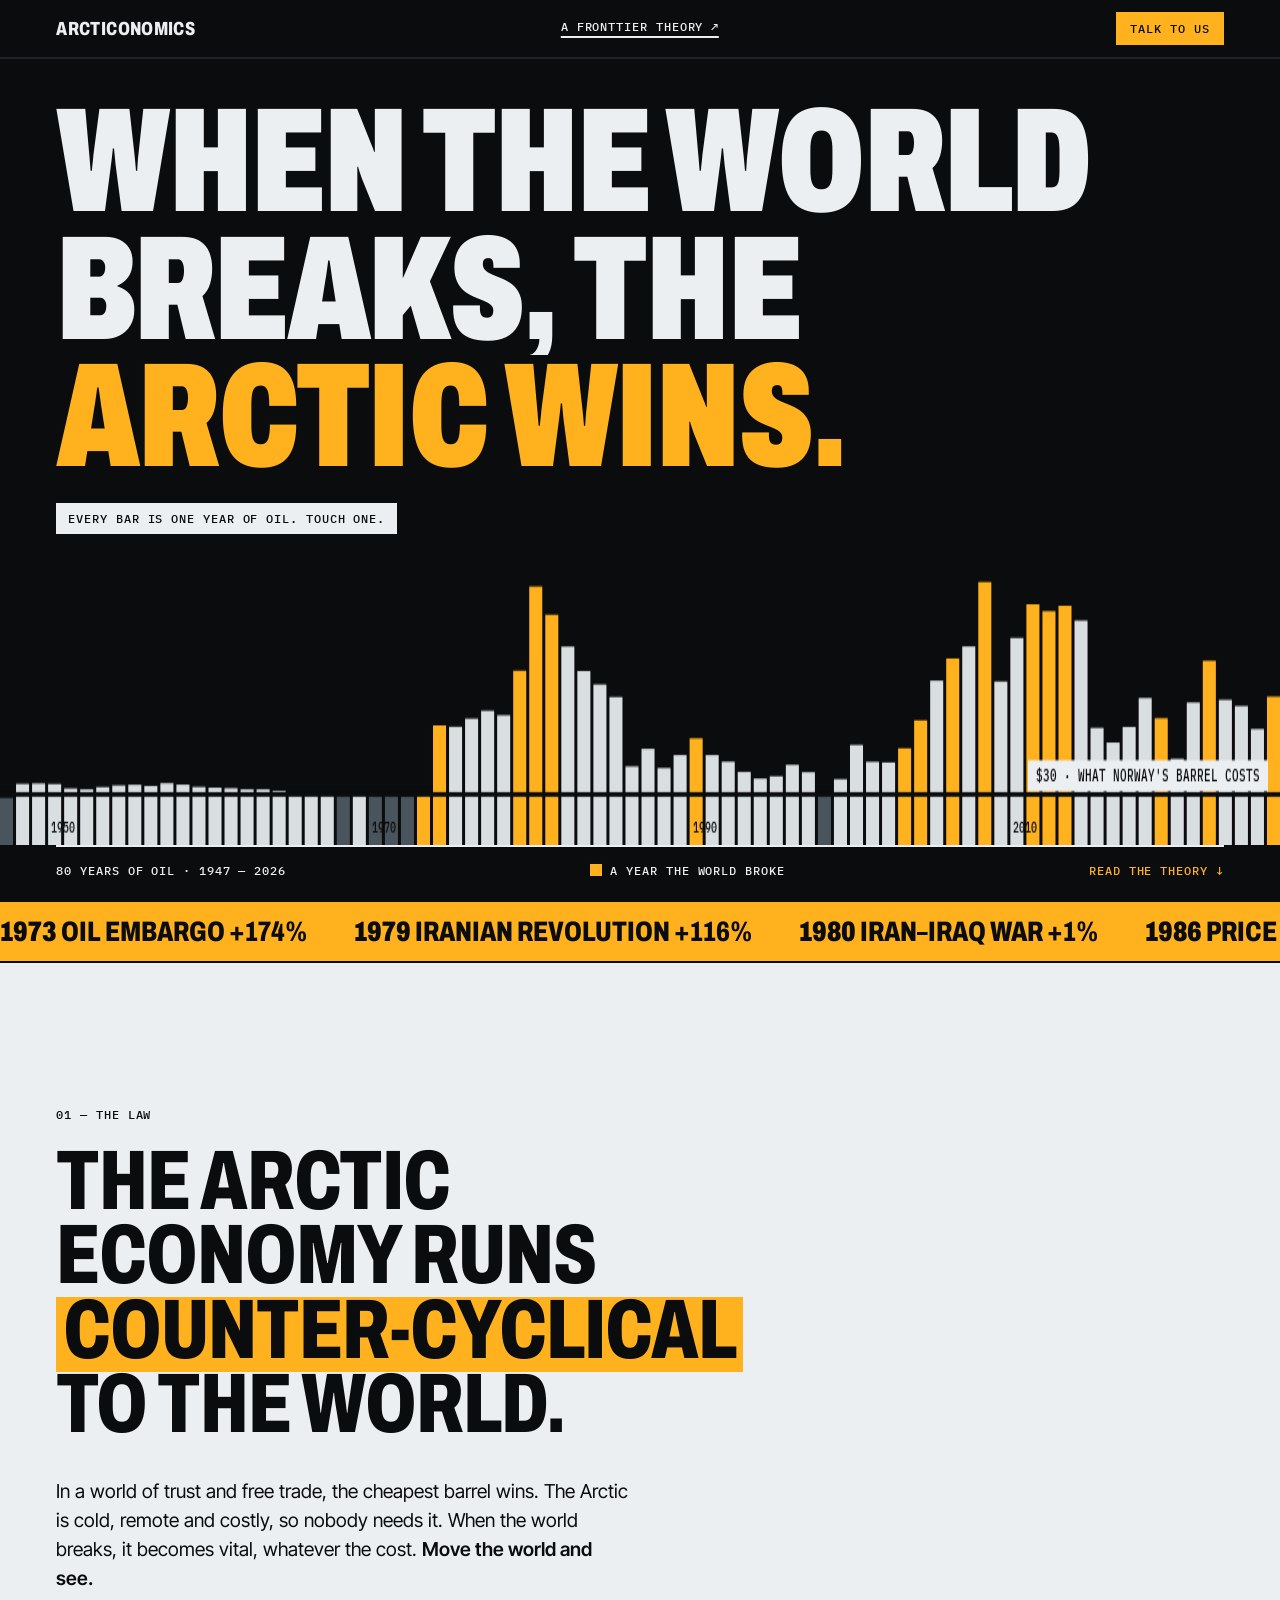
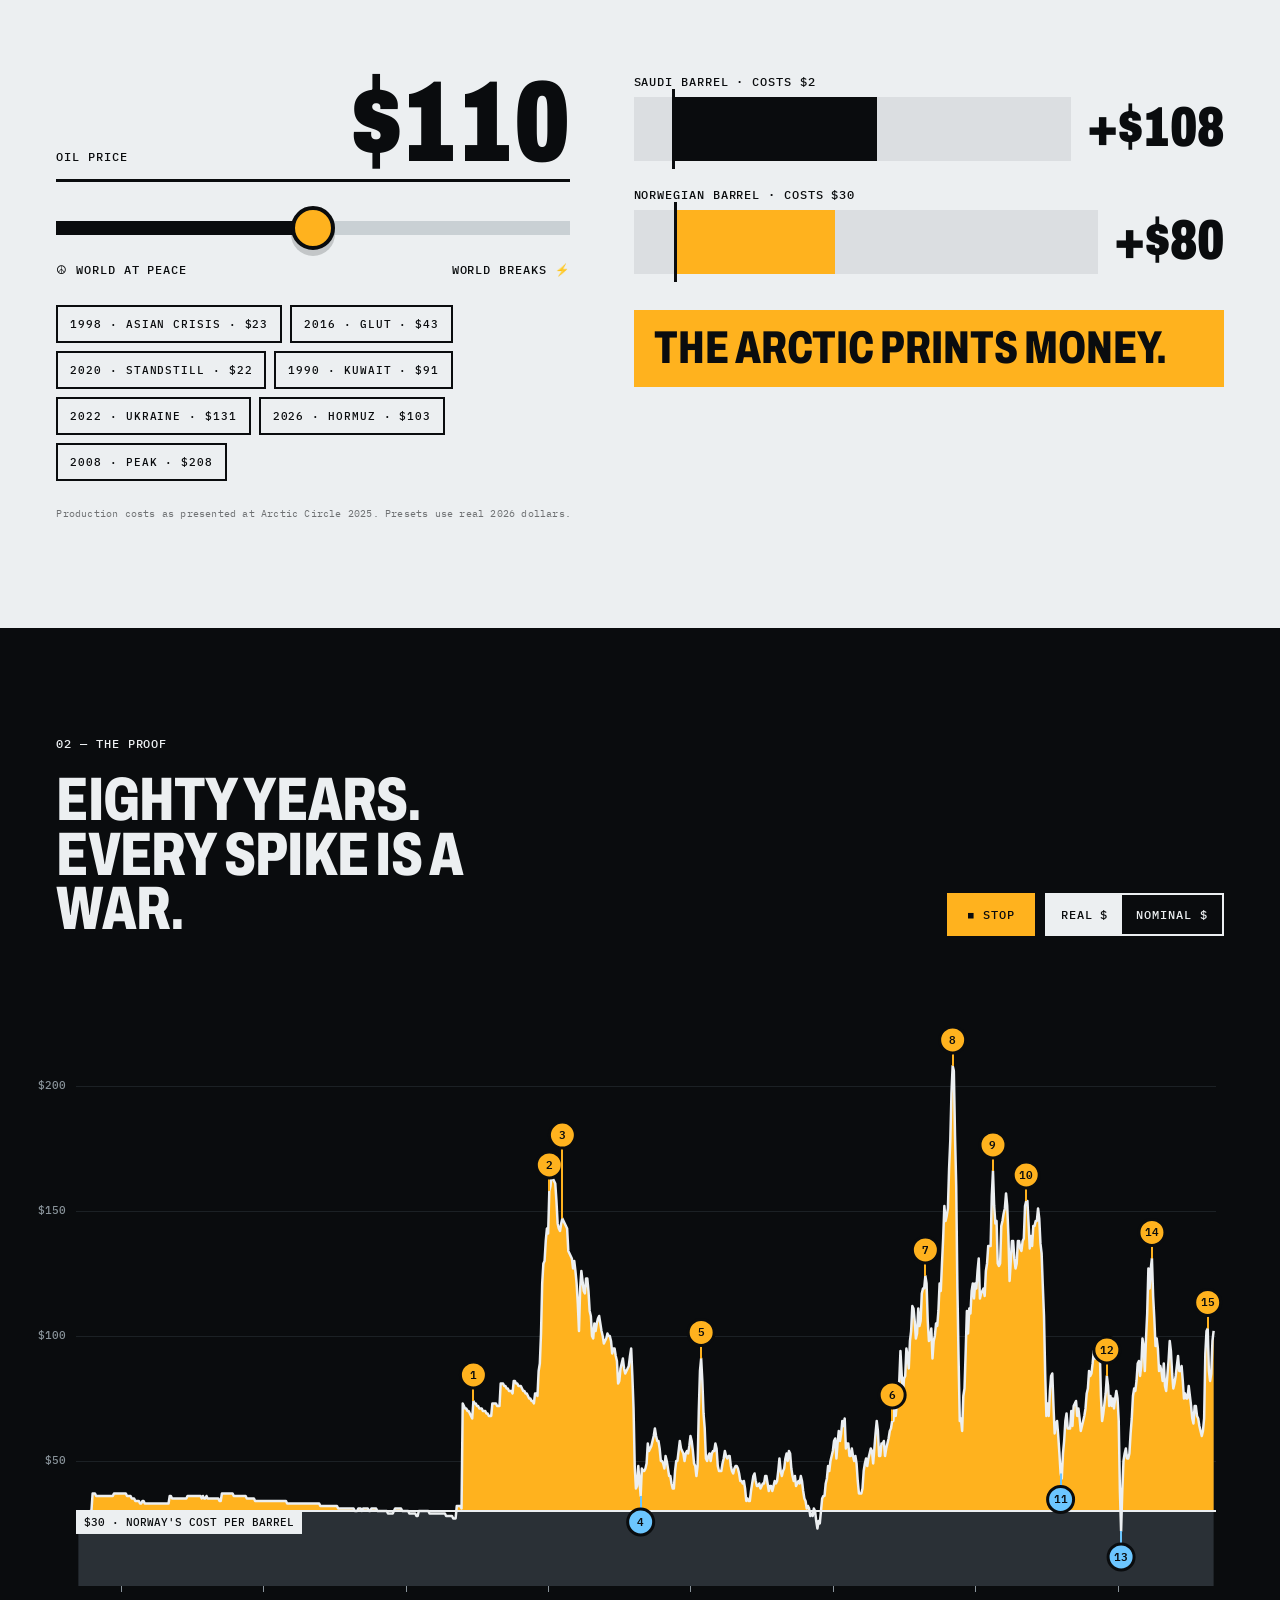
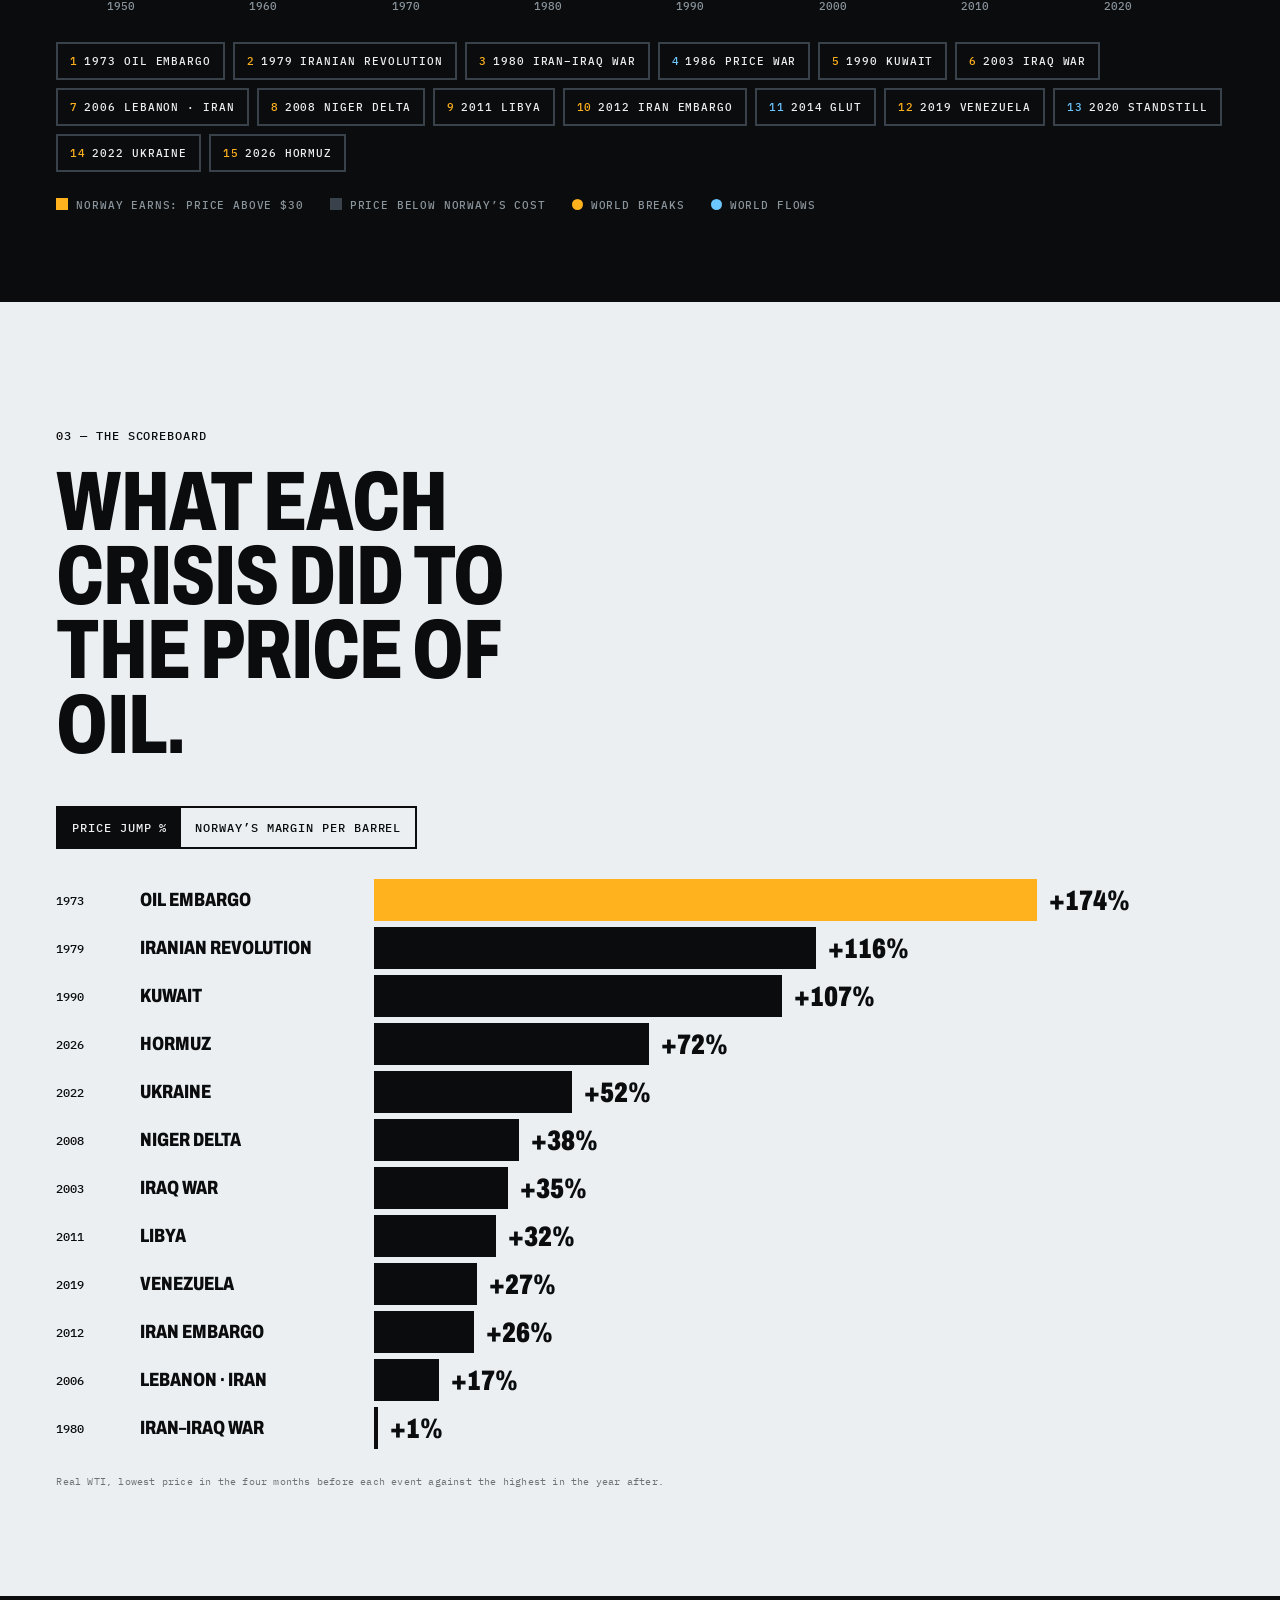
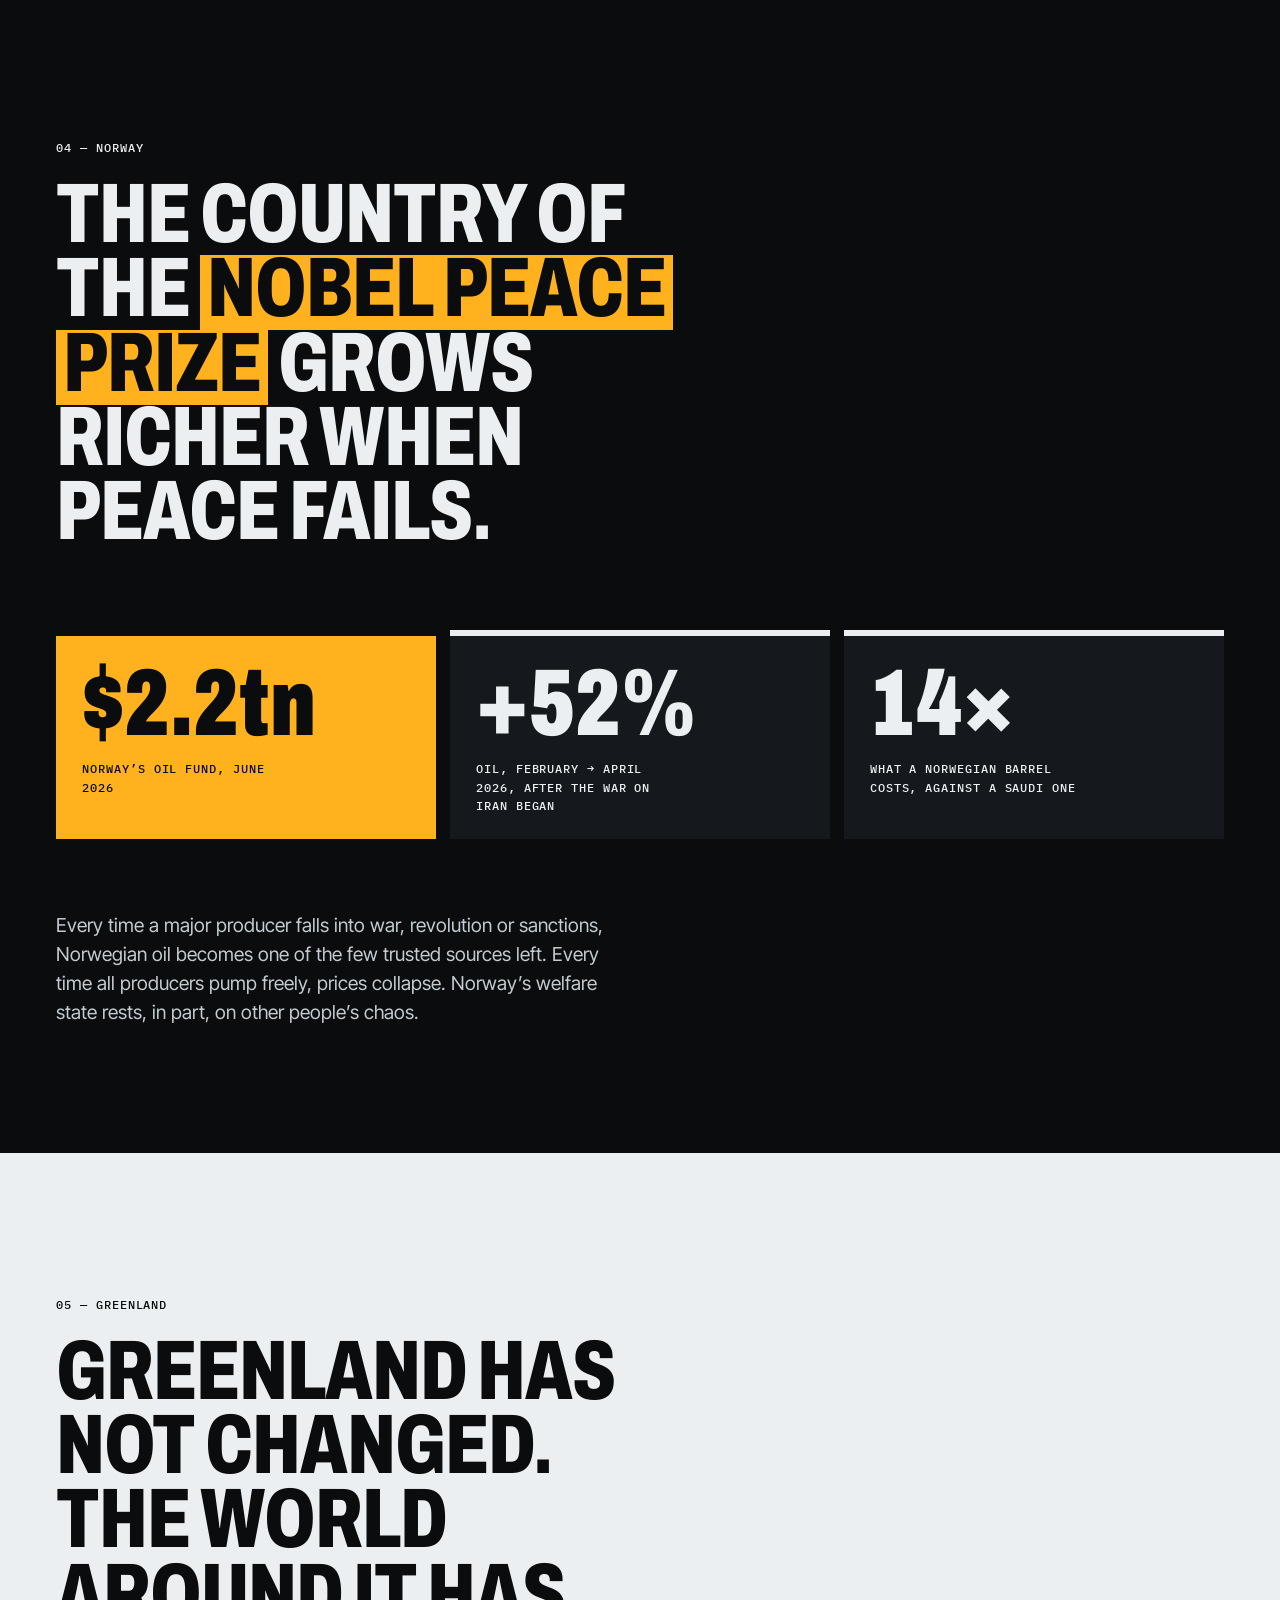
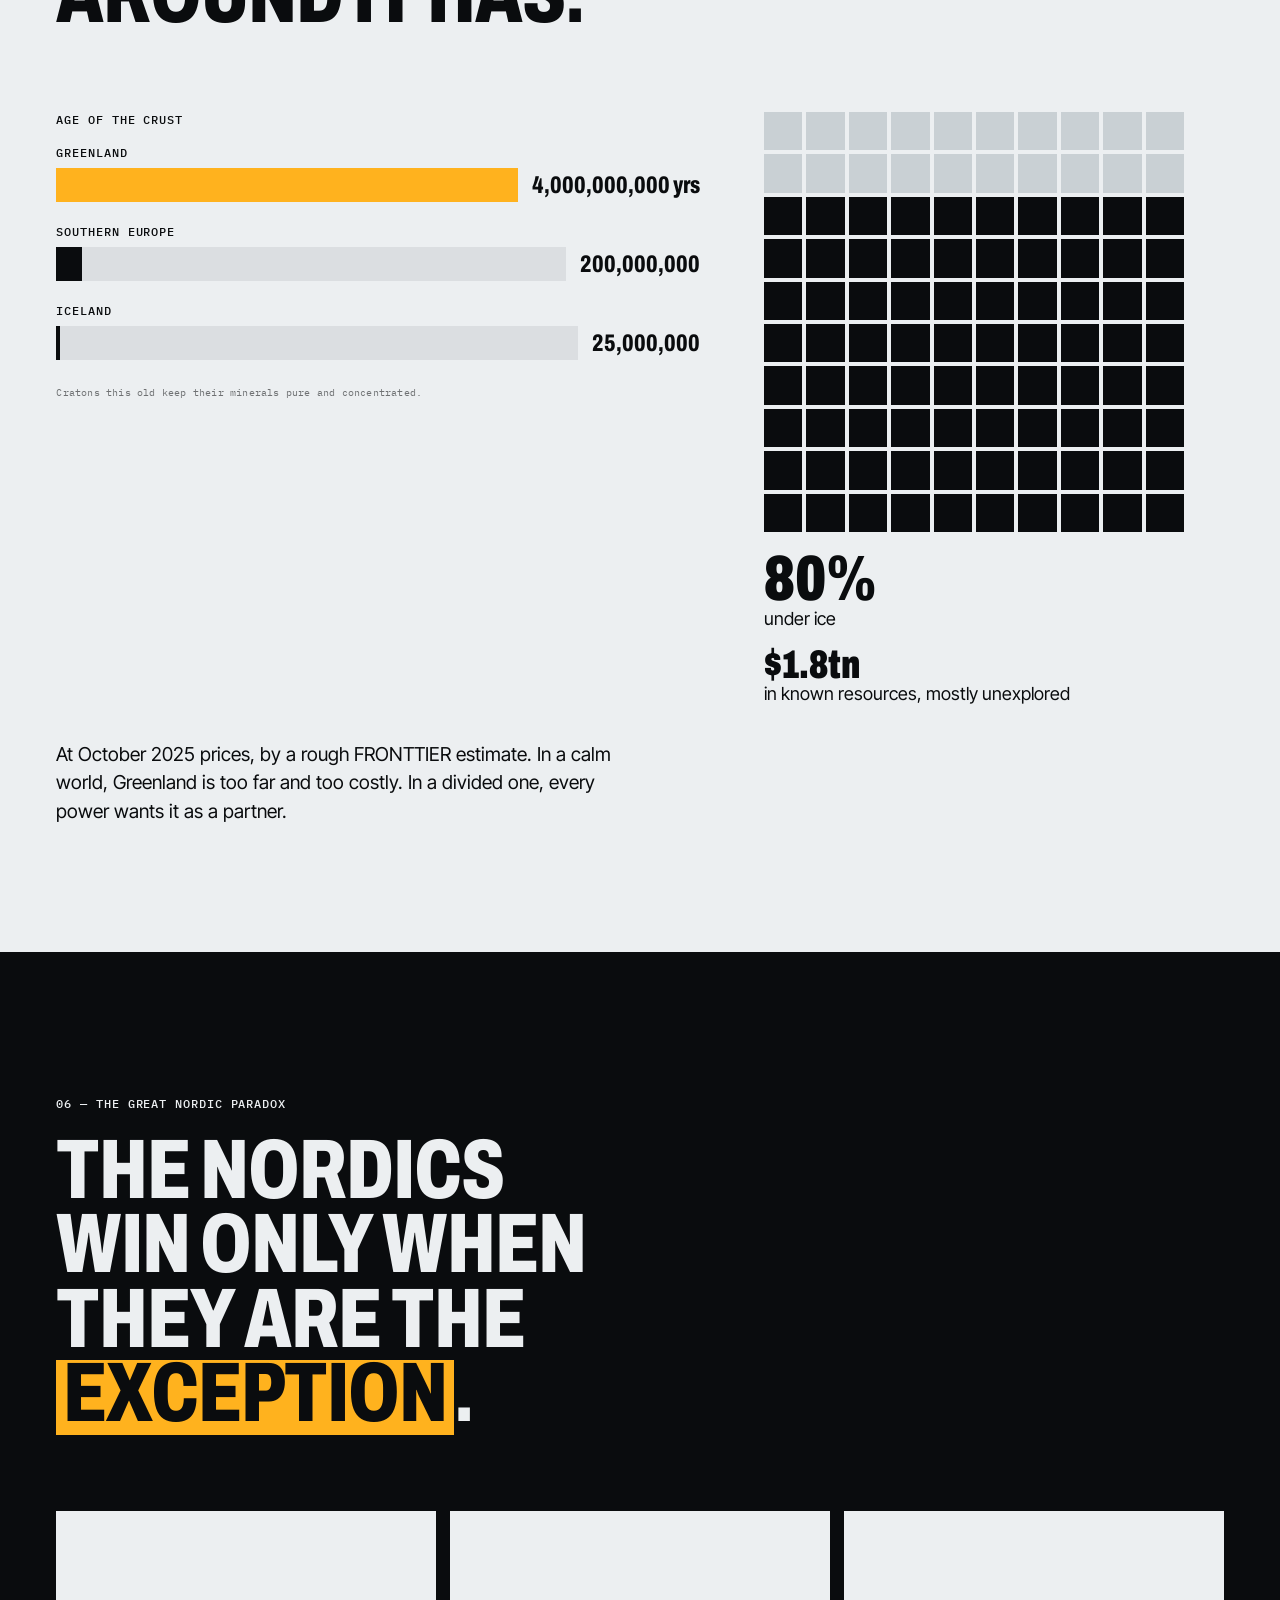
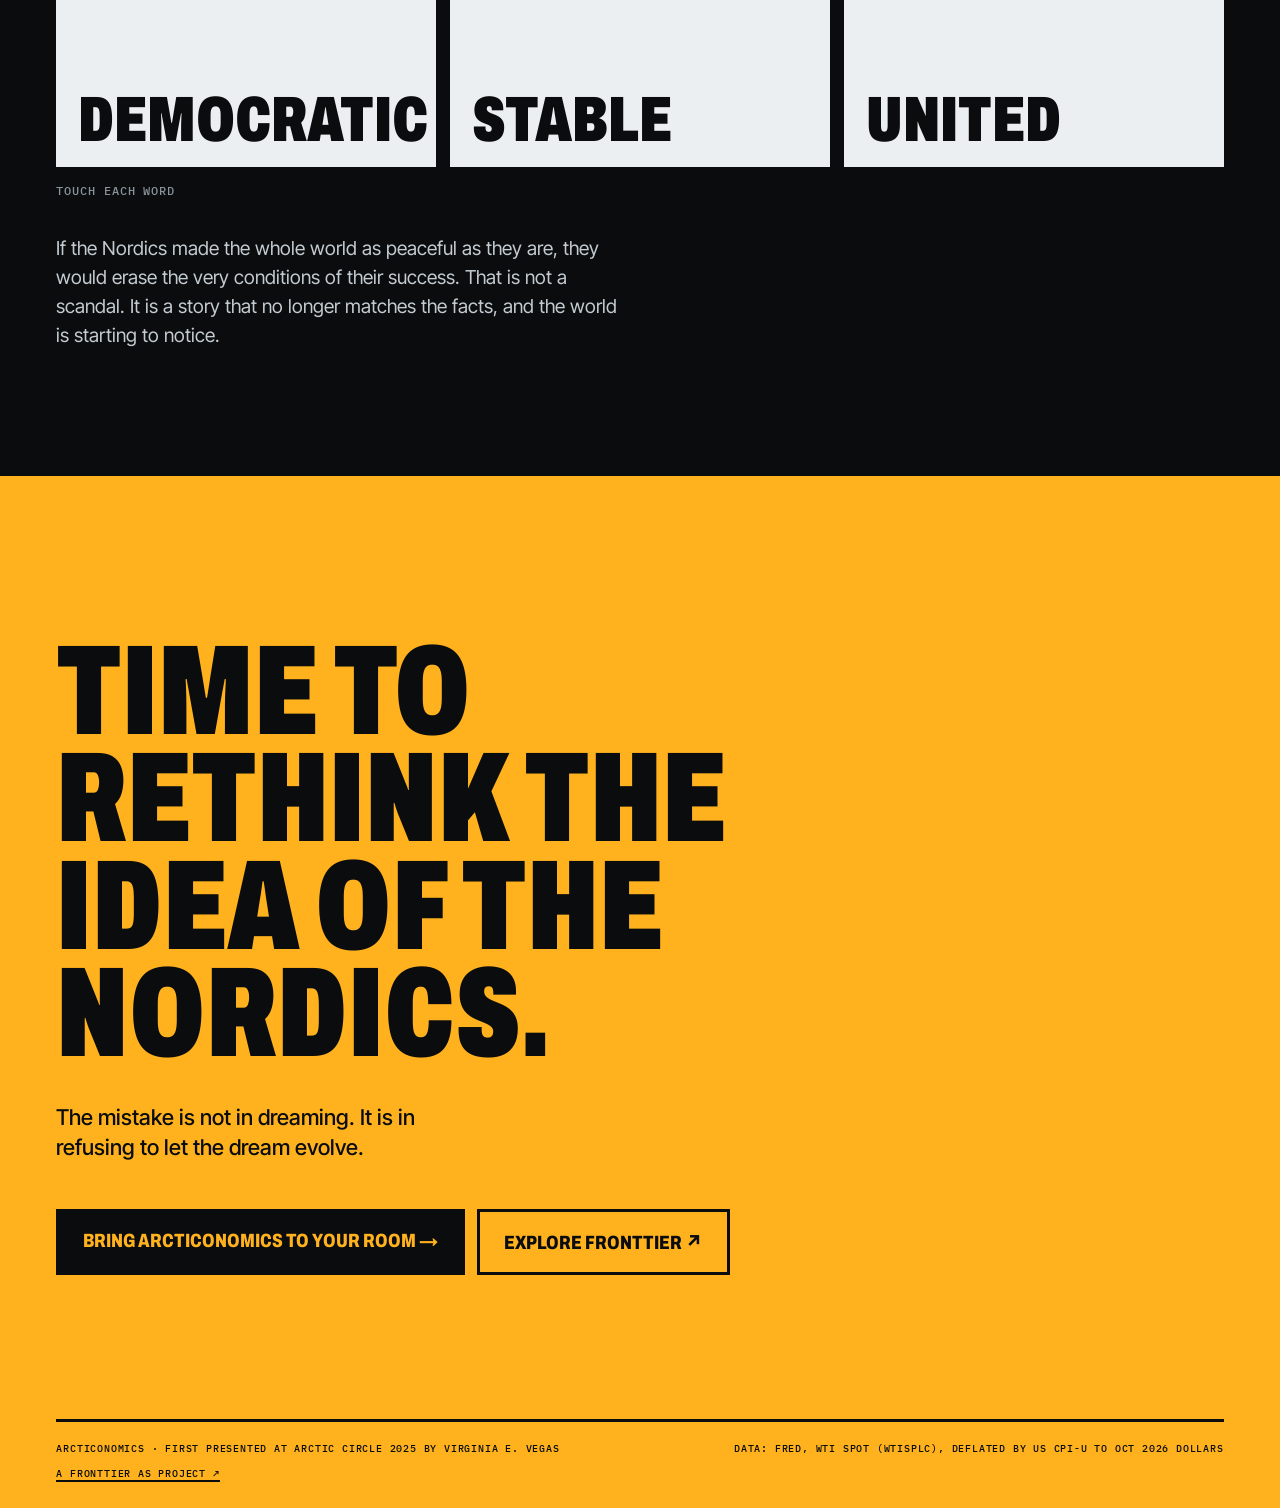
<file: v4/index.html>
<!doctype html>
<html lang="en">
<head>
  <meta charset="utf-8">
  <meta name="viewport" content="width=device-width, initial-scale=1, viewport-fit=cover">
  <title>Arcticonomics — When the world breaks, the Arctic wins</title>
  <meta name="description" content="Arcticonomics: the Arctic economy is counter-cyclical to the world. Eighty years of the real oil price show it: every spike is a war, a revolution or a sanction. A FRONTTIER theory by Virginia E. Vegas.">
  <meta name="robots" content="noindex">
  <meta name="theme-color" content="#0a0c0e">
  <link rel="icon" href="../favicon.svg" type="image/svg+xml">
  <link rel="preconnect" href="https://fonts.googleapis.com">
  <link rel="preconnect" href="https://fonts.gstatic.com" crossorigin>
  <link href="https://fonts.googleapis.com/css2?family=Archivo:wdth,wght@62..125,300..900&family=Inter+Tight:wght@400;500;600&family=IBM+Plex+Mono:wght@400;500&display=swap" rel="stylesheet">
  <link rel="stylesheet" href="styles.css?v=2">
</head>
<body>
  <header class="bar">
    <a href="#top" class="bar__b">ARCTICONOMICS</a>
    <a class="bar__m mono" href="https://fronttier.io">A FRONTTIER theory ↗</a>
    <a href="mailto:admin@fronttier.io?subject=Arcticonomics" class="bar__c mono">Talk to us</a>
  </header>

  <!-- 0. hero -->
  <section class="hero" id="top">
    <h1 class="hero__t"><span class="ln"><span>When the world</span></span><span class="ln"><span>breaks, the</span></span><span class="ln"><span><b>Arctic wins.</b></span></span></h1>
    <div class="hero__chart">
      <canvas id="bars" aria-label="Average real oil price for every year from 1947 to 2026"></canvas>
      <p class="mono hero__tip" id="tip">Every bar is one year of oil. Touch one.</p>
    </div>
    <div class="hero__foot mono">
      <span>80 years of oil · 1947 — 2026</span>
      <span><i class="sq sq--a"></i>A year the world broke</span>
      <a href="#law">Read the theory ↓</a>
    </div>
  </section>

  <div class="ticker" aria-hidden="true"><div class="ticker__t" id="ticker"></div></div>

  <!-- 1. the law -->
  <section class="law snow" id="law" aria-labelledby="lawT">
    <div class="wrap">
      <p class="k mono">01 — The law</p>
      <h2 class="h2" id="lawT">The Arctic economy runs <u>counter&#8209;cyclical</u> to the world.</h2>
      <p class="lead">In a world of trust and free trade, the cheapest barrel wins. The Arctic is cold, remote and costly, so nobody needs it. When the world breaks, it becomes vital, whatever the cost. <b>Move the world and see.</b></p>

      <div class="lab">
        <div class="lab__ctl">
          <div class="lab__p"><span class="mono">Oil price</span><output id="pV">$20</output></div>
          <input type="range" id="price" min="10" max="140" value="20" step="1" aria-label="Oil price per barrel">
          <div class="lab__ends mono"><span>☮ World at peace</span><span>World breaks ⚡</span></div>
          <div class="presets mono" id="presets" role="group" aria-label="Moments in history"></div>
        </div>
        <div class="lab__out">
          <div class="pb"><span class="mono pb__n">Saudi barrel · costs $2</span><div class="pb__bar"><i id="bS"></i></div><b id="vS">+$18</b></div>
          <div class="pb pb--no"><span class="mono pb__n">Norwegian barrel · costs $30</span><div class="pb__bar"><i id="bN"></i></div><b id="vN">−$10</b></div>
          <p class="verdict" id="verdict">Nobody needs the Arctic.</p>
        </div>
      </div>
      <p class="fine mono">Production costs as presented at Arctic Circle 2025. Presets use real 2026 dollars.</p>
    </div>
  </section>

  <!-- 2. the proof -->
  <section class="proof ink" id="proof" aria-labelledby="proofT">
    <div class="wrap">
      <div class="proof__top">
        <div>
          <p class="k mono">02 — The proof</p>
          <h2 class="h2" id="proofT">Eighty years. Every spike is a war.</h2>
        </div>
        <div class="ctl mono">
          <button type="button" class="play" id="play"><span id="playI">▶</span> <span id="playL">Play history</span></button>
          <div class="seg" role="group" aria-label="Price view"><button type="button" data-v="real" aria-pressed="true">Real $</button><button type="button" data-v="nominal" aria-pressed="false">Nominal $</button></div>
        </div>
      </div>
    </div>
    <div class="chart">
      <canvas id="chart" aria-label="Oil price 1947 to 2026 with the wars, revolutions and sanctions that moved it"></canvas>
      <div class="card" id="card" hidden>
        <p class="mono card__k" id="cK"></p>
        <p class="card__t" id="cT"></p>
        <p class="card__n" id="cN"></p>
        <button type="button" class="mono card__x" id="cX">All 80 years ✕</button>
      </div>
    </div>
    <div class="wrap">
      <div class="chips mono" id="chips" role="group" aria-label="Events"></div>
      <div class="legend mono"><span><i class="sq sq--a"></i>Norway earns: price above $30</span><span><i class="sq sq--g"></i>Price below Norway’s cost</span><span><i class="dot dot--a"></i>World breaks</span><span><i class="dot dot--f"></i>World flows</span></div>
    </div>
  </section>

  <!-- 3. scoreboard -->
  <section class="score snow" aria-labelledby="scoreT">
    <div class="wrap">
      <p class="k mono">03 — The scoreboard</p>
      <h2 class="h2" id="scoreT">What each crisis did to the price of oil.</h2>
      <div class="seg seg--dk mono" role="group" aria-label="Measure"><button type="button" data-m="pct" aria-pressed="true">Price jump %</button><button type="button" data-m="nok" aria-pressed="false">Norway’s margin per barrel</button></div>
      <ol class="rank" id="rank"></ol>
      <p class="fine mono">Real WTI, lowest price in the four months before each event against the highest in the year after.</p>
    </div>
  </section>

  <!-- 4. norway -->
  <section class="nor ink" aria-labelledby="norT">
    <div class="wrap">
      <p class="k mono">04 — Norway</p>
      <h2 class="h2 h2--xl" id="norT">The country of the <u>Nobel Peace Prize</u> grows richer when peace fails.</h2>
      <div class="blocks">
        <div class="blk blk--a"><p class="blk__v" data-count="2.3" data-pre="$" data-suf="tn">$2.3tn</p><p class="mono">Norway’s oil fund, June 2026</p></div>
        <div class="blk"><p class="blk__v" data-count="55" data-pre="+" data-suf="%">+55%</p><p class="mono">Oil, February → April 2026, after the war on Iran began</p></div>
        <div class="blk"><p class="blk__v" data-count="15" data-pre="" data-suf="×">15×</p><p class="mono">What a Norwegian barrel costs, against a Saudi one</p></div>
      </div>
      <p class="lead lead--ink">Every time a major producer falls into war, revolution or sanctions, Norwegian oil becomes one of the few trusted sources left. Every time all producers pump freely, prices collapse. Norway’s welfare state rests, in part, on other people’s chaos.</p>
    </div>
  </section>

  <!-- 5. greenland -->
  <section class="gl snow" aria-labelledby="glT">
    <div class="wrap">
      <p class="k mono">05 — Greenland</p>
      <h2 class="h2" id="glT">Greenland has not changed. The world around it has.</h2>
      <div class="gl__g">
        <div class="crust" id="crust">
          <p class="mono crust__k">Age of the crust</p>
          <div class="cr"><span class="mono">Greenland</span><div class="cr__b"><i style="--w:1"></i></div><b>4,000,000,000 yrs</b></div>
          <div class="cr"><span class="mono">Southern Europe</span><div class="cr__b"><i style="--w:.05"></i></div><b>200,000,000</b></div>
          <div class="cr"><span class="mono">Iceland</span><div class="cr__b"><i style="--w:.00625"></i></div><b>25,000,000</b></div>
          <p class="fine mono">Cratons this old keep their minerals pure and concentrated.</p>
        </div>
        <div class="ice">
          <div class="ice__g" id="iceG" aria-label="80 of 100 squares are ice"></div>
          <p class="ice__v"><b>80%</b> under ice</p>
          <p class="ice__v ice__v--s"><b>$1.8tn</b> in known resources, mostly unexplored</p>
        </div>
      </div>
      <p class="lead">At October 2025 prices, by a rough FRONTTIER estimate. In a calm world, Greenland is too far and too costly. In a divided one, every power wants it as a partner.</p>
    </div>
  </section>

  <!-- 6. nordic paradox -->
  <section class="np ink" aria-labelledby="npT">
    <div class="wrap">
      <p class="k mono">06 — The great Nordic paradox</p>
      <h2 class="h2" id="npT">The Nordics win only when they are the <u>exception</u>.</h2>
      <div class="flips">
        <button type="button" class="flip"><span class="flip__f">Democratic</span><span class="flip__b">in a world that turns <b>autocratic</b></span></button>
        <button type="button" class="flip"><span class="flip__f">Stable</span><span class="flip__b">in a world that turns <b>chaotic</b></span></button>
        <button type="button" class="flip"><span class="flip__f">United</span><span class="flip__b">in a world that turns <b>fragmented</b></span></button>
      </div>
      <p class="mono flips__h">Touch each word</p>
      <p class="lead lead--ink">If the Nordics made the whole world as peaceful as they are, they would erase the very conditions of their success. That is not a scandal. It is a story that no longer matches the facts, and the world is starting to notice.</p>
    </div>
  </section>

  <!-- 7. end -->
  <section class="end" aria-labelledby="endT">
    <div class="wrap">
      <h2 class="end__t" id="endT">Time to rethink the idea of the Nordics.</h2>
      <p class="end__q">The mistake is not in dreaming. It is in refusing to let the dream evolve.</p>
      <div class="end__ctas">
        <a class="btn btn--ink" href="mailto:admin@fronttier.io?subject=Arcticonomics">Bring Arcticonomics to your room →</a>
        <a class="btn" href="https://fronttier.io">Explore FRONTTIER ↗</a>
      </div>
    </div>
    <footer class="foot mono">
      <span>Arcticonomics · first presented at Arctic Circle 2025 by Virginia E. Vegas</span>
      <span>Data: FRED, WTI spot (WTISPLC), deflated by US CPI-U to Oct 2026 dollars</span>
      <a href="https://fronttier.io">A FRONTTIER AS project ↗</a>
    </footer>
  </section>

  <script src="../data.js?v=1"></script>
  <script src="app.js?v=2" defer></script>
</body>
</html>
</file>
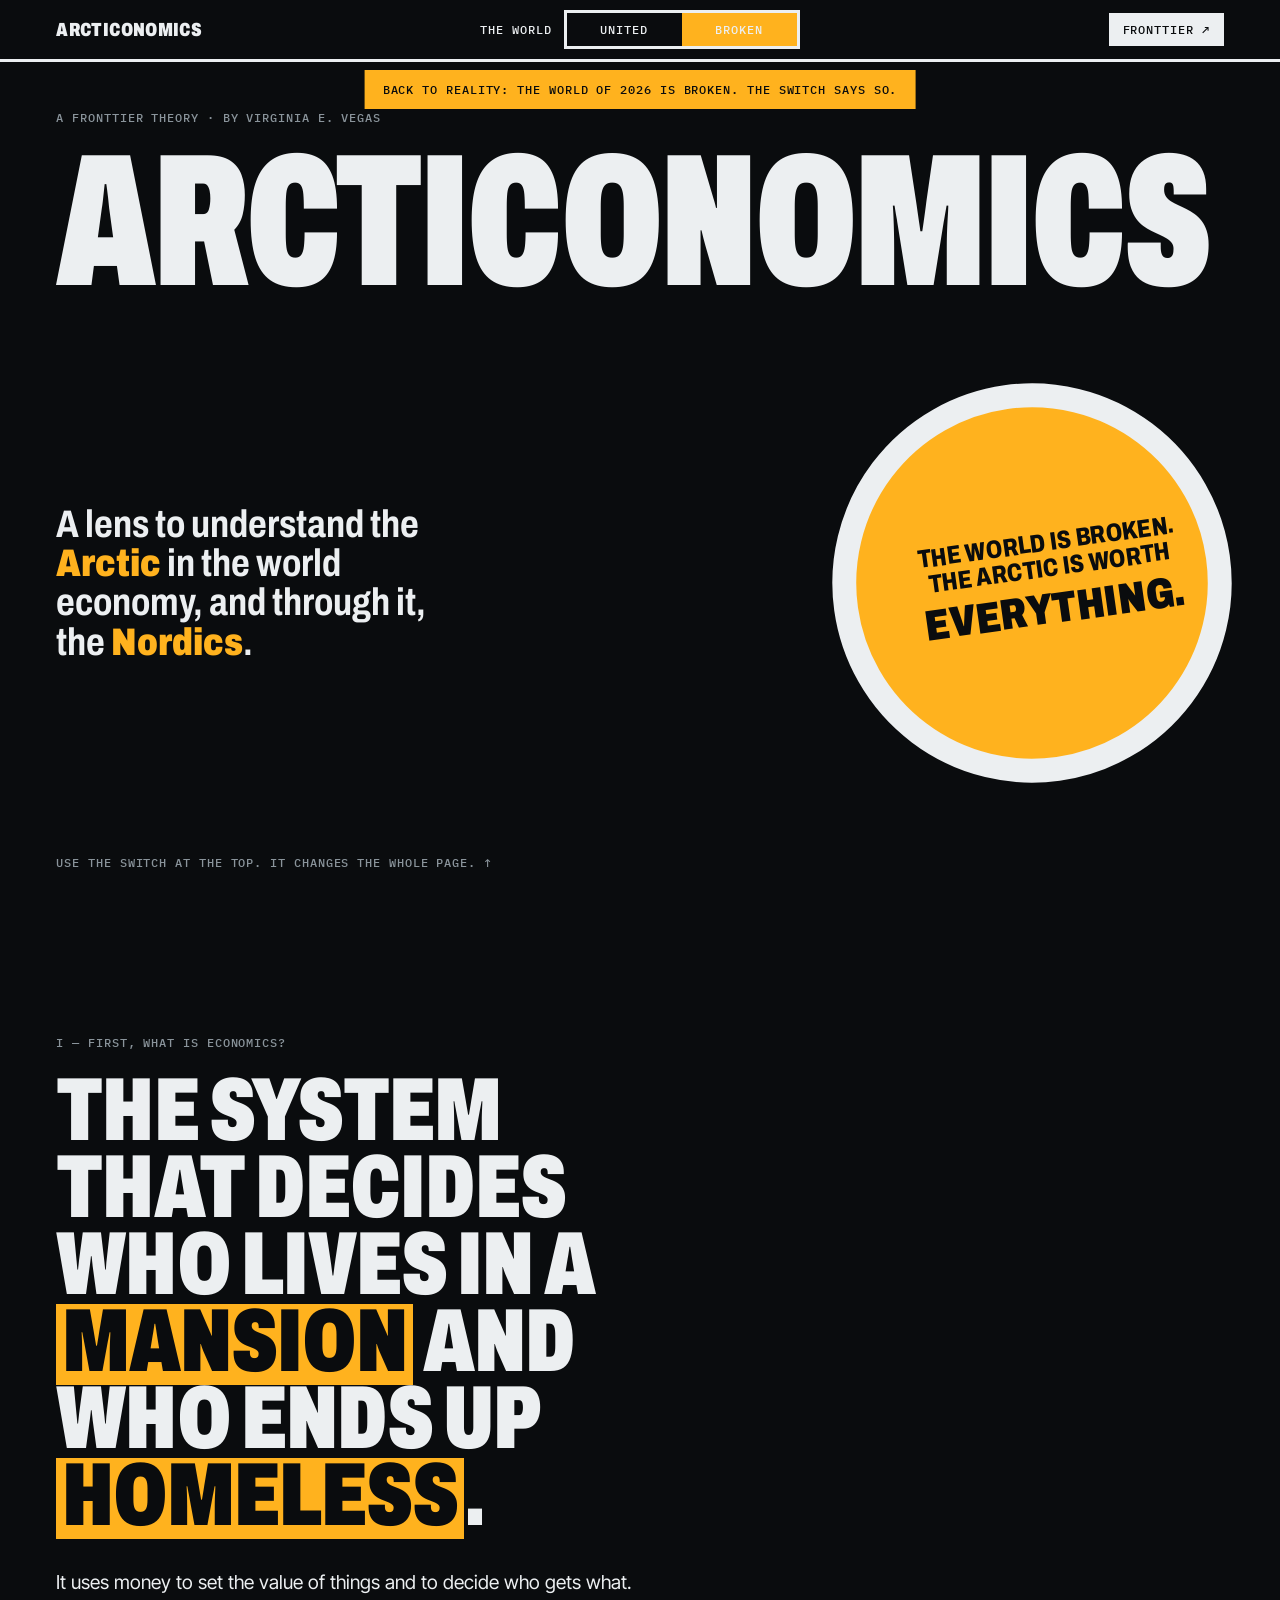
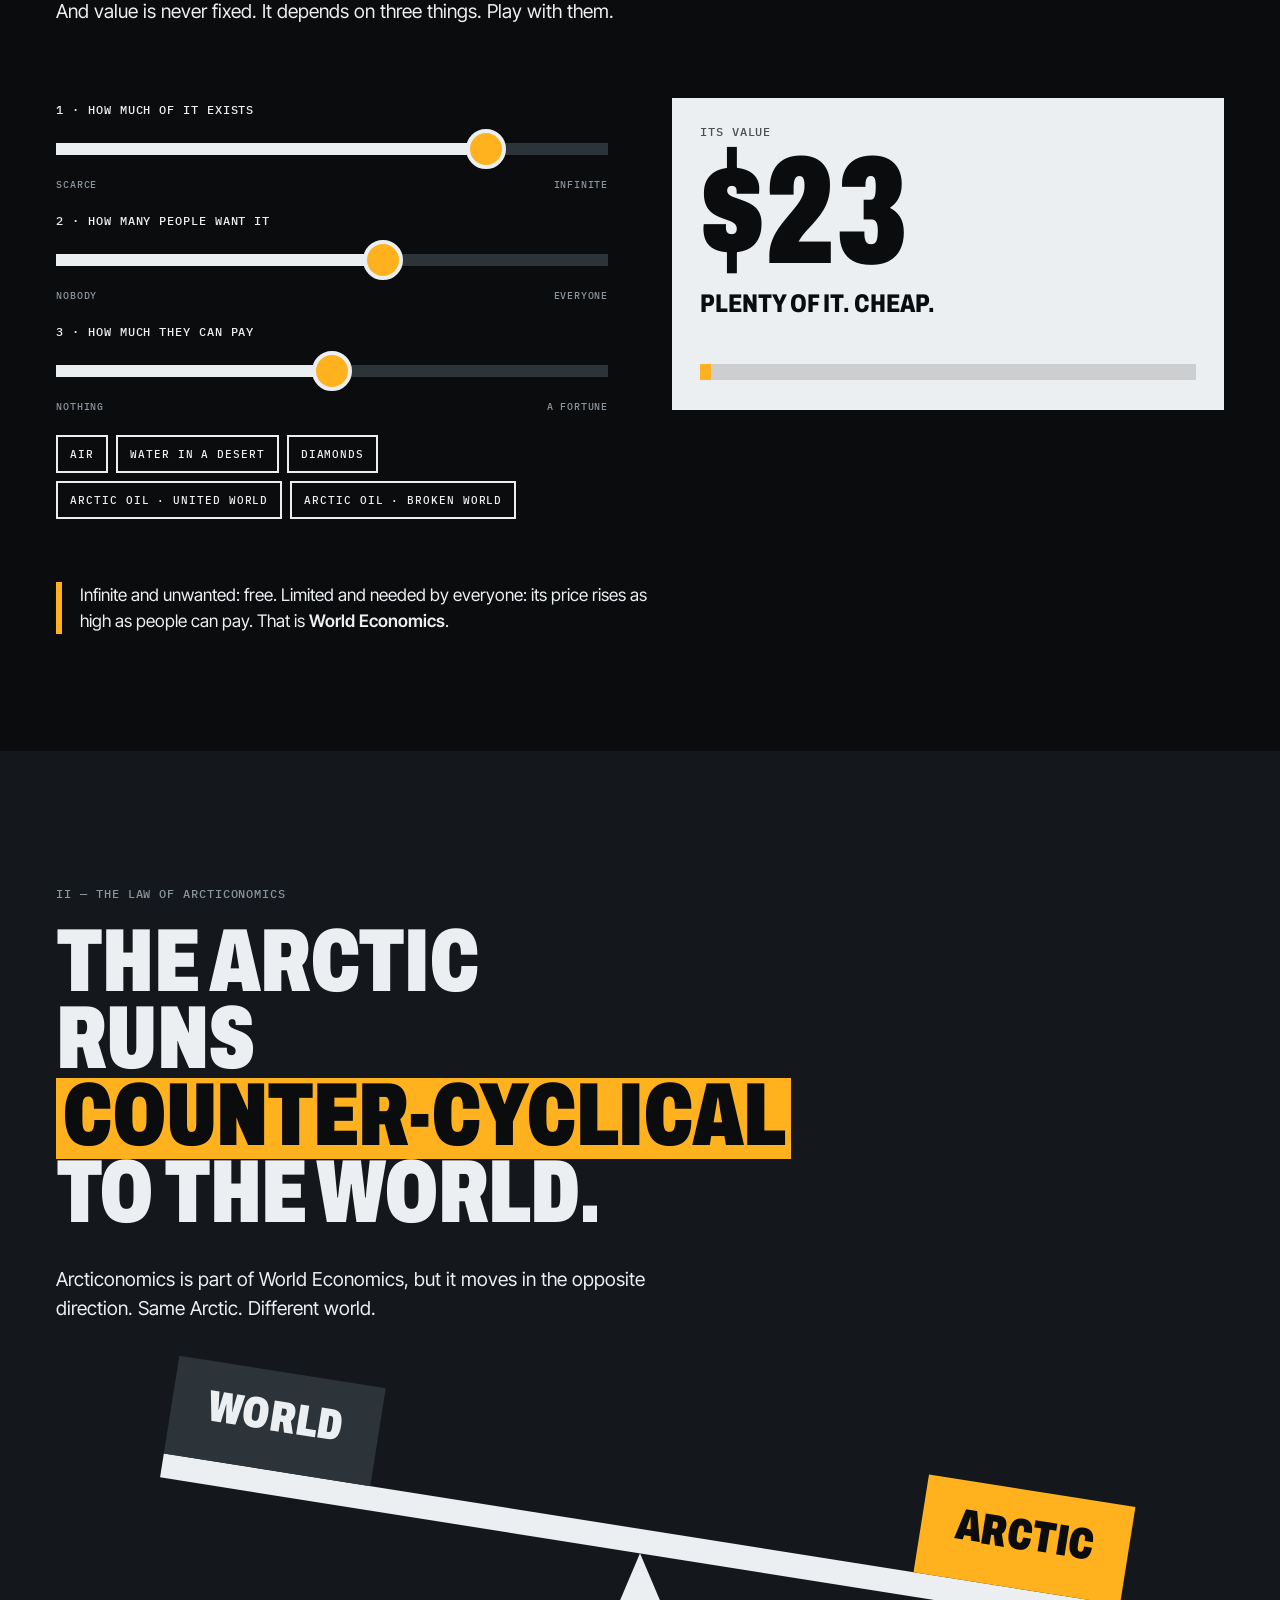
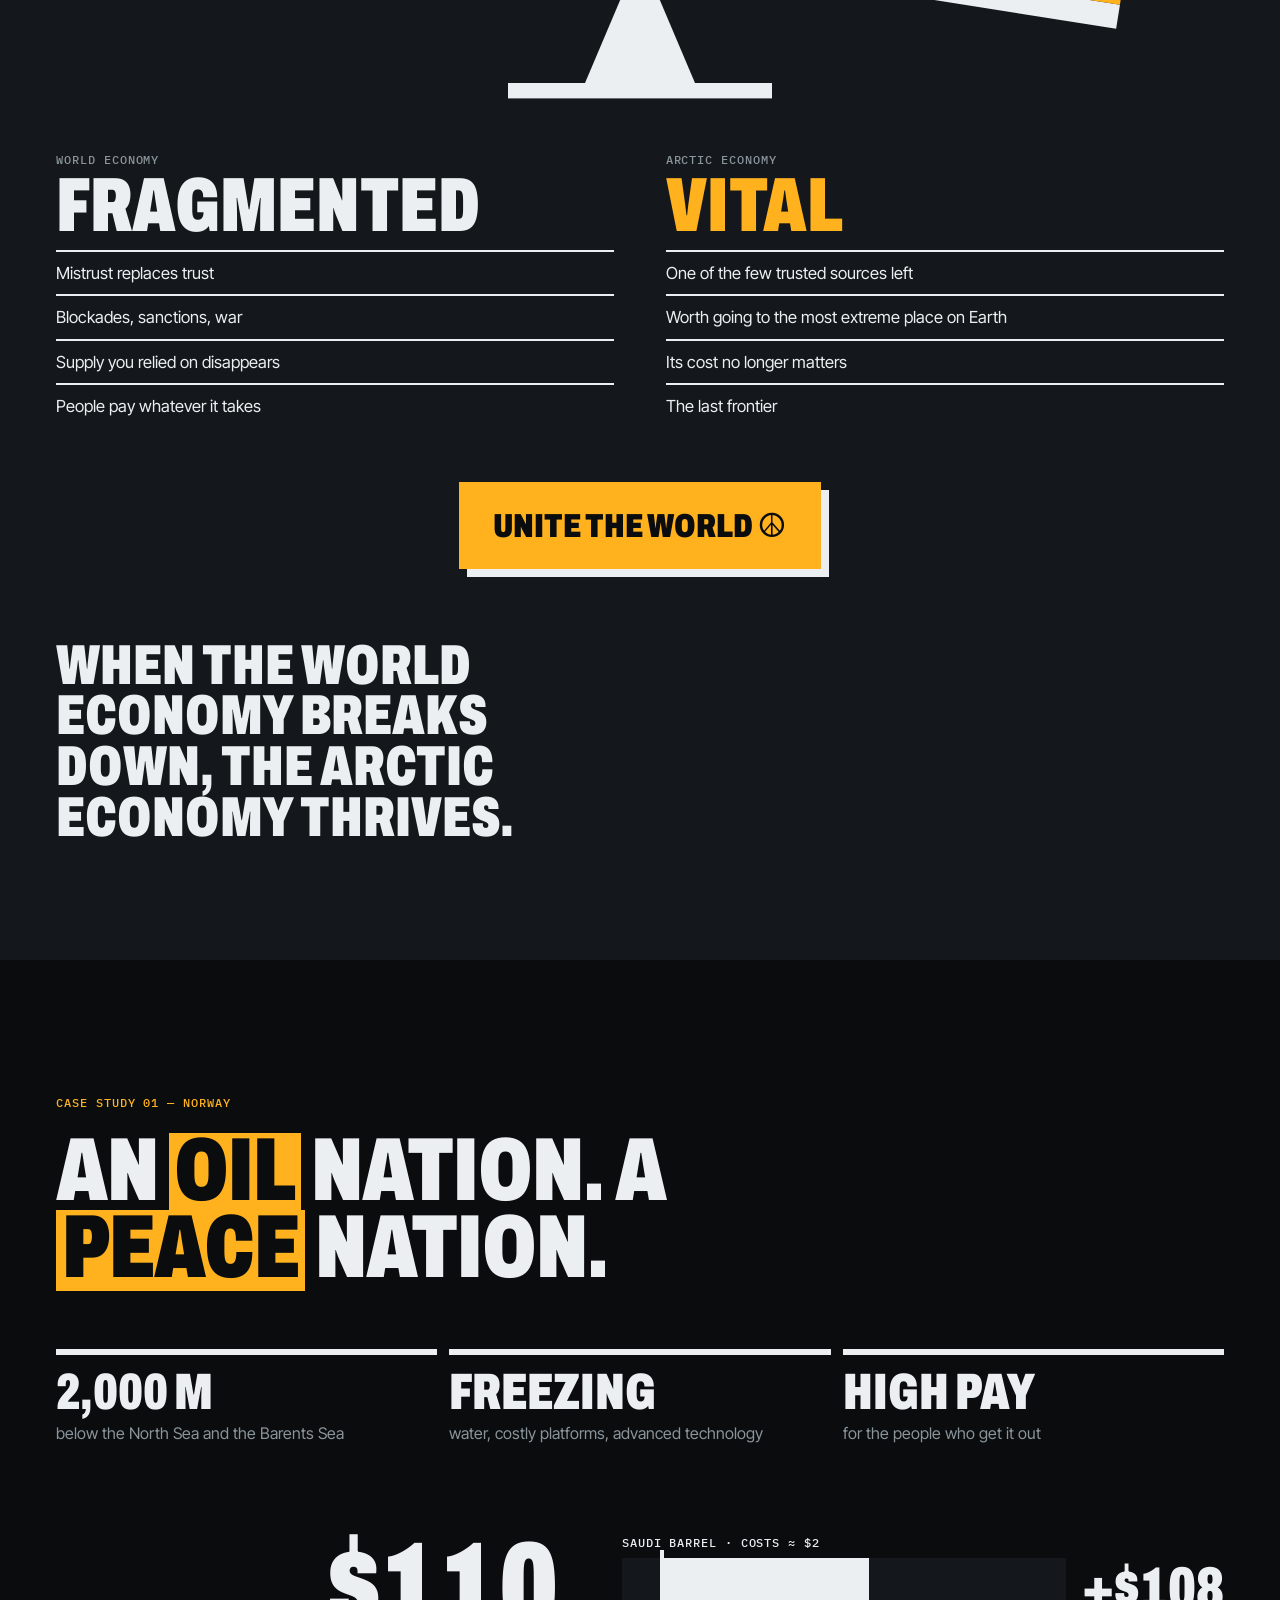
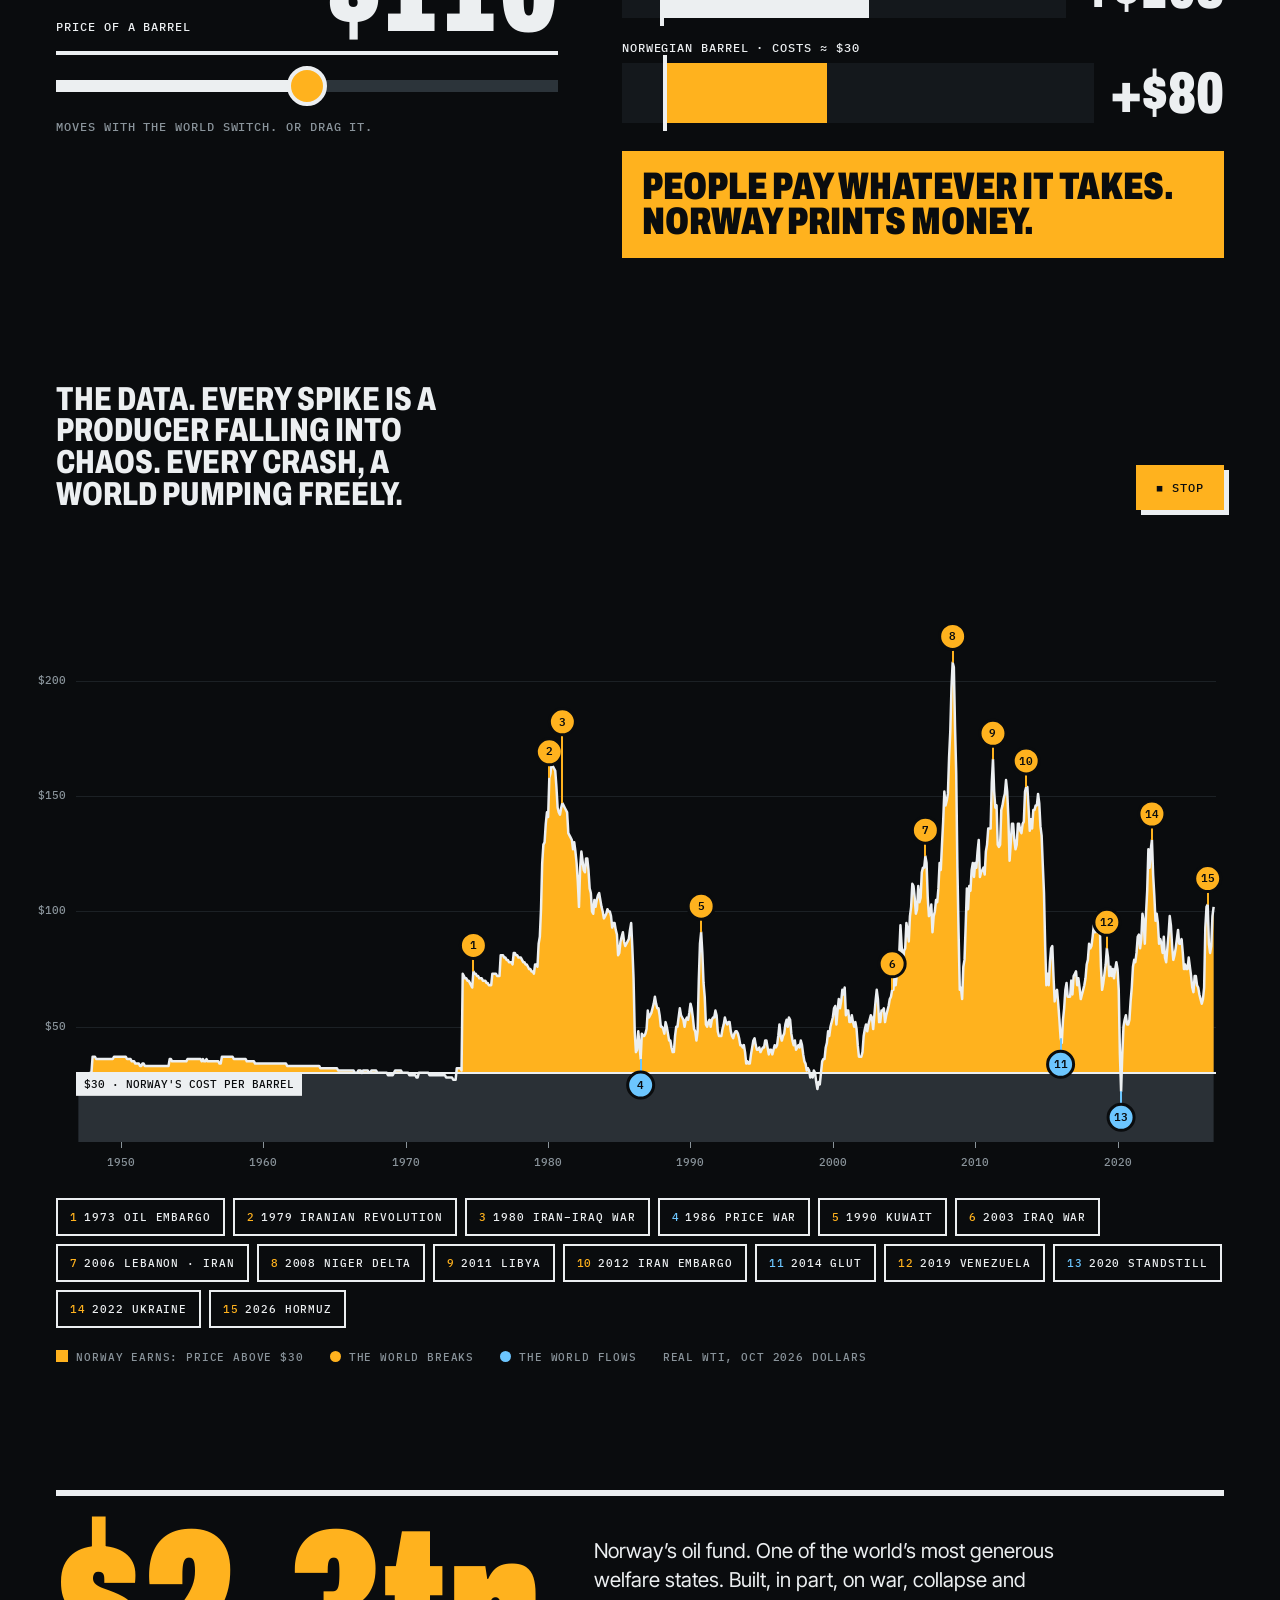
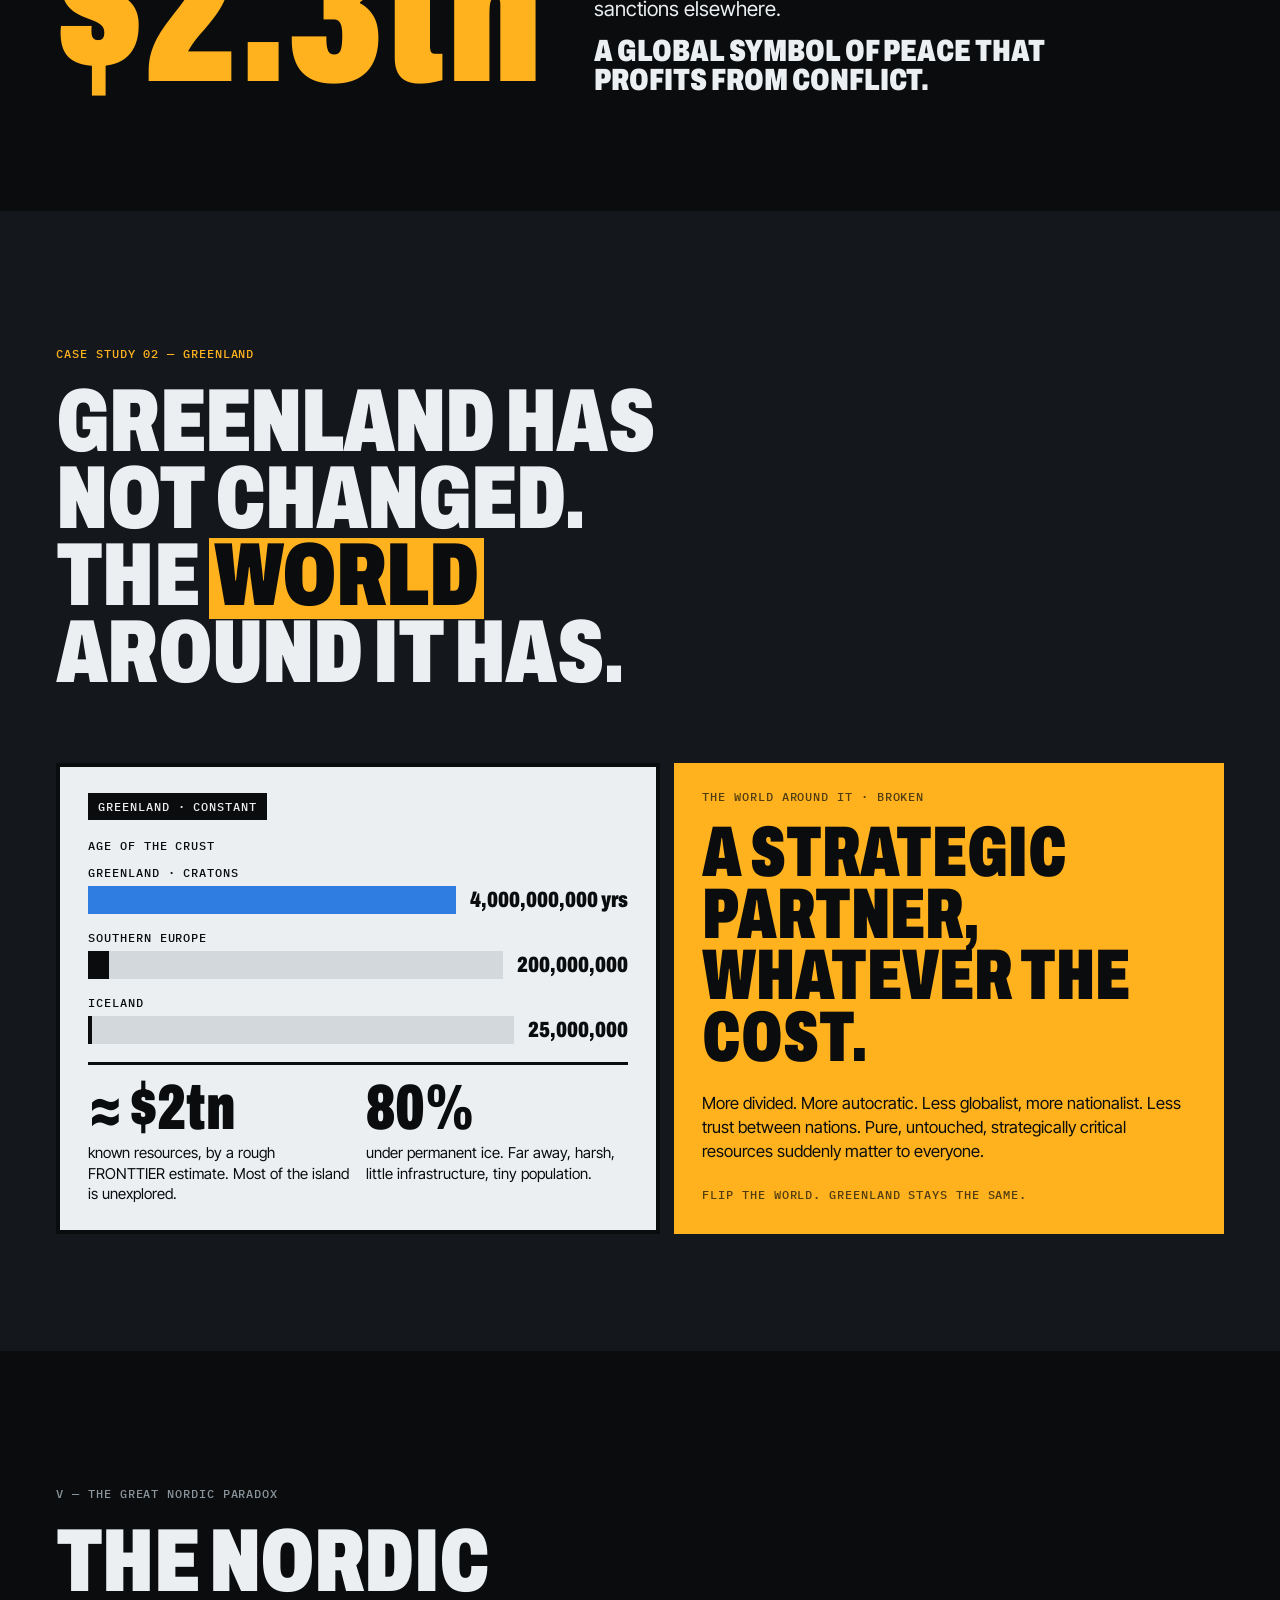
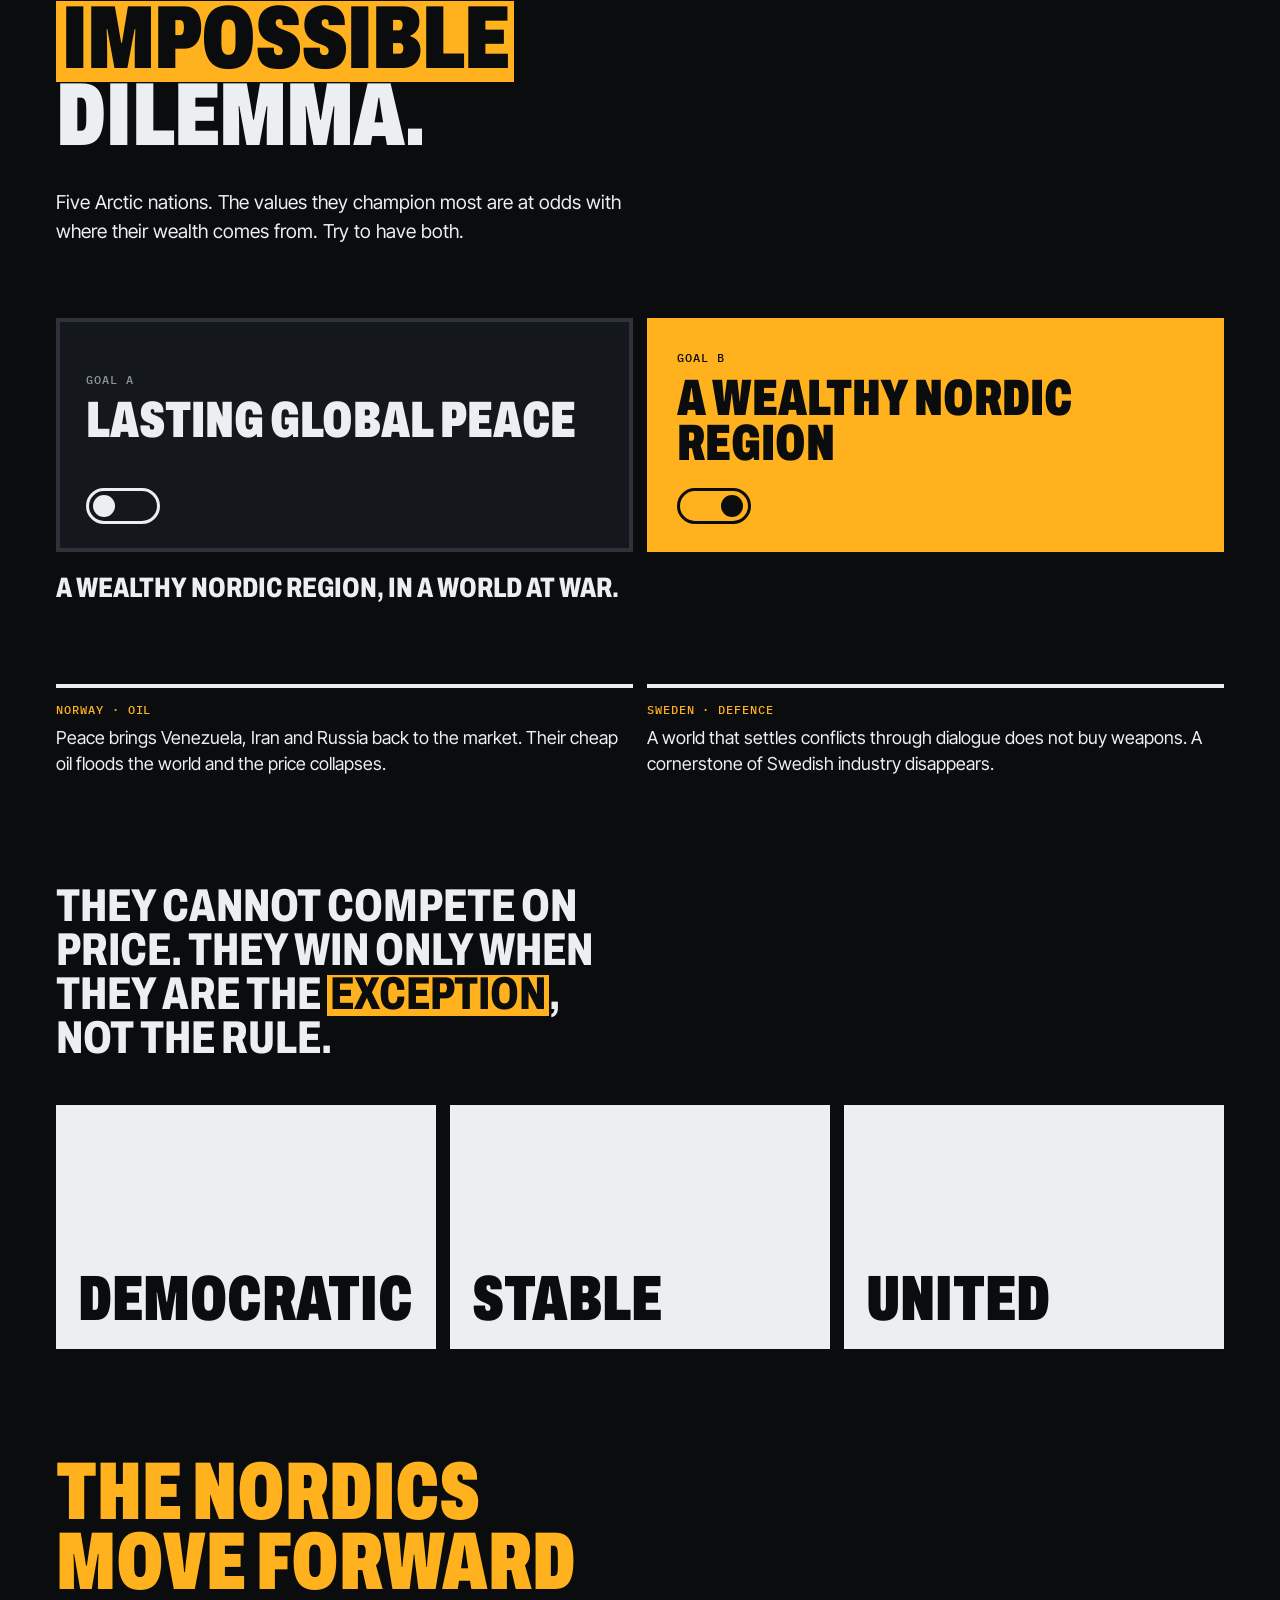
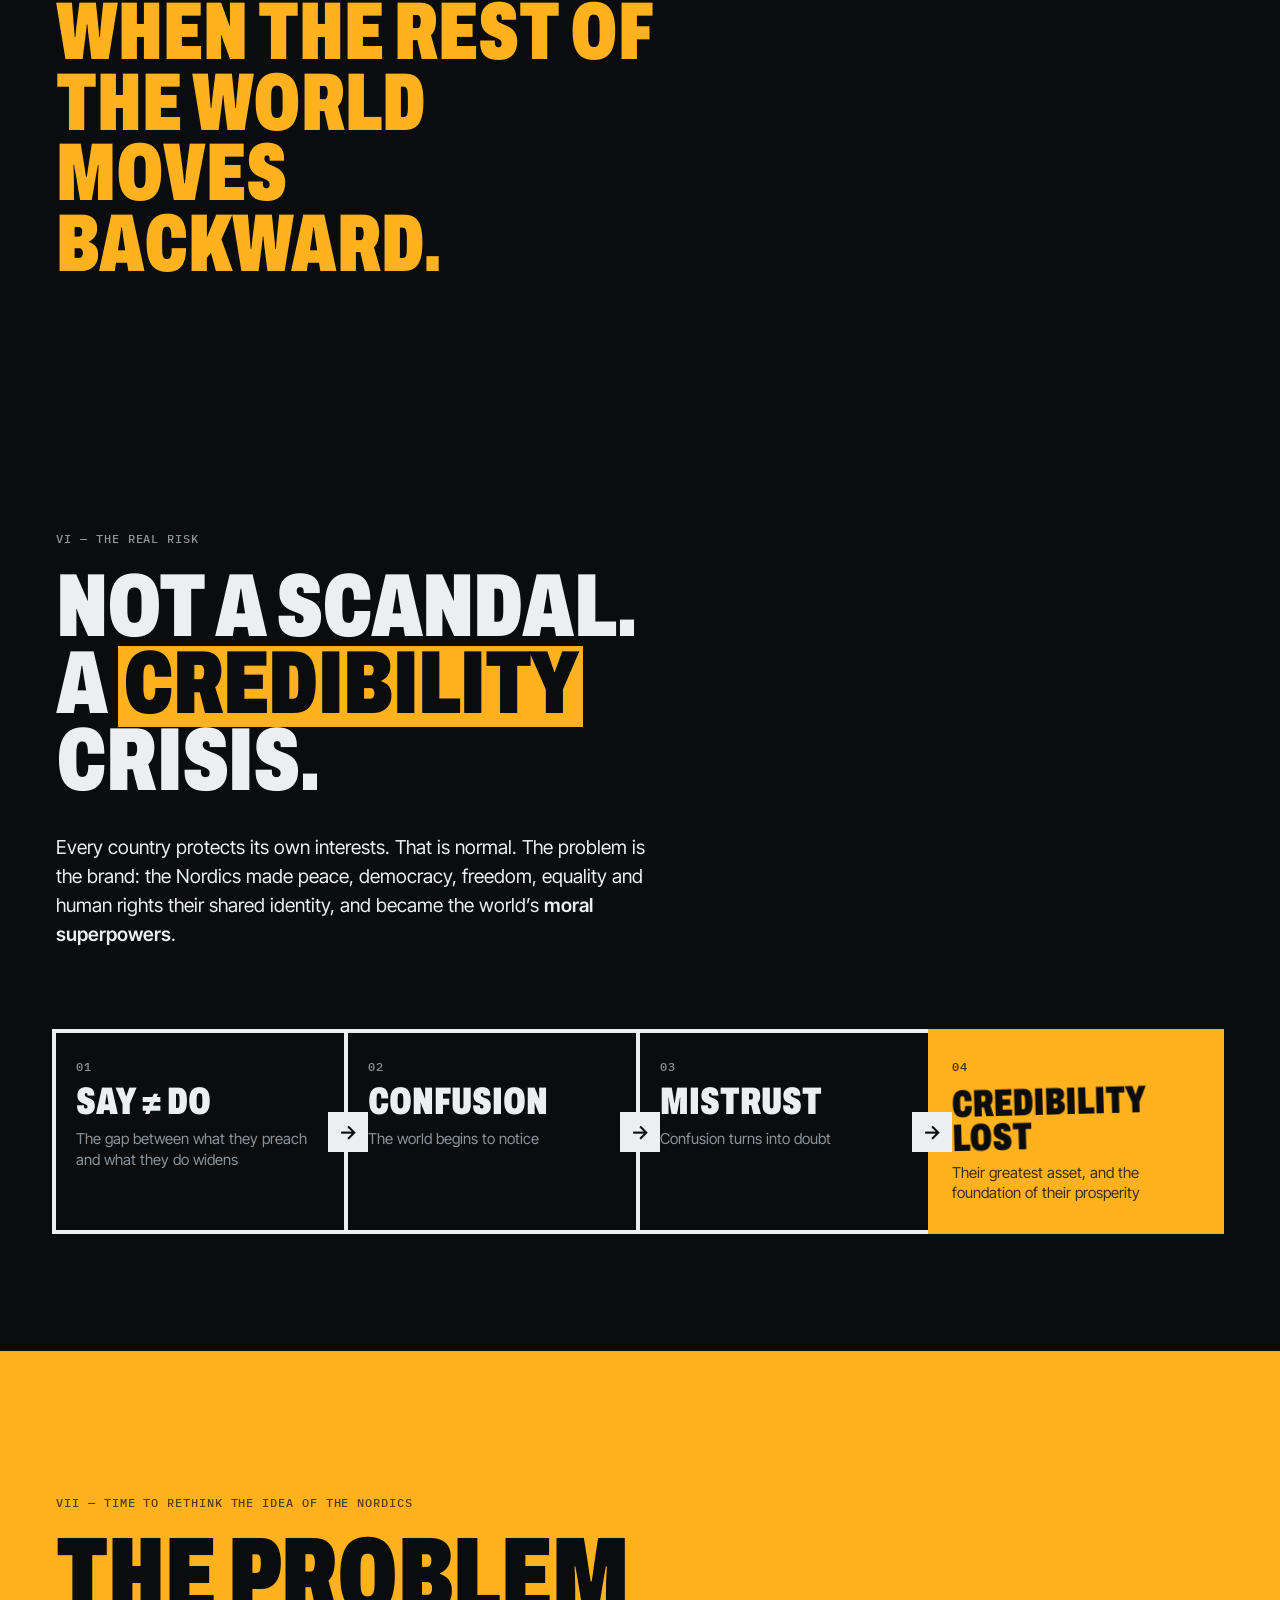
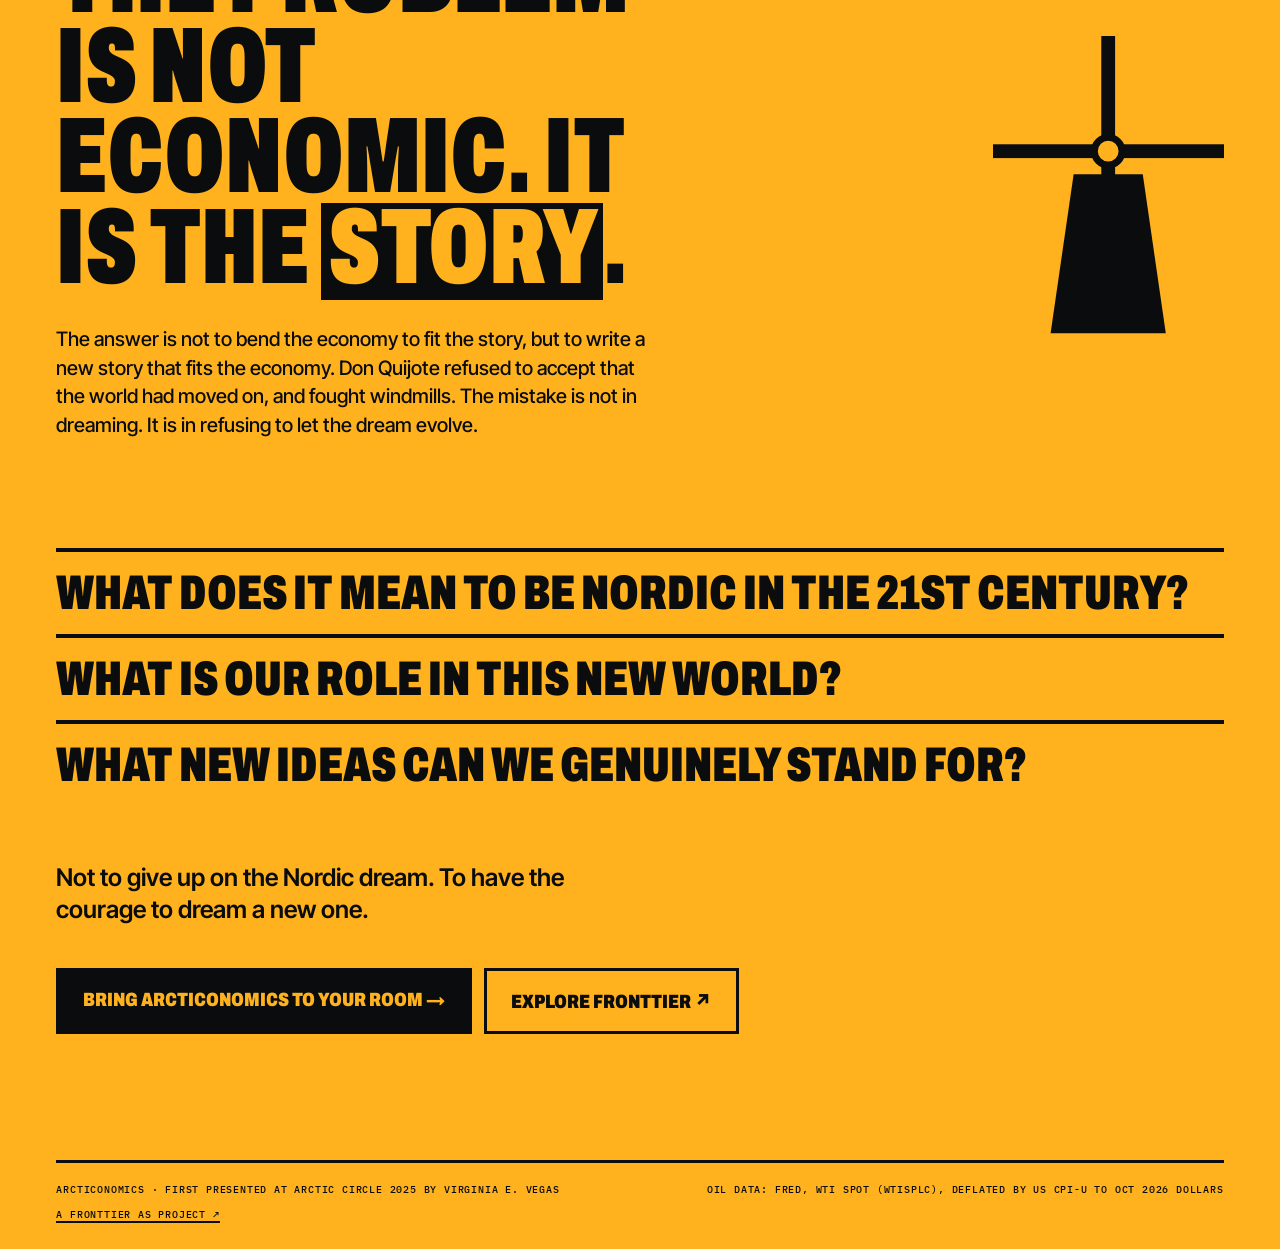
<file: v5/index.html>
<!doctype html>
<html lang="en">
<head>
  <meta charset="utf-8">
  <meta name="viewport" content="width=device-width, initial-scale=1, viewport-fit=cover">
  <title>Arcticonomics — A lens on the Arctic, the world and the Nordics</title>
  <meta name="description" content="Arcticonomics is a lens: the Arctic economy runs counter-cyclical to the world economy. When the world economy breaks down, the Arctic thrives. Norway, Greenland and the great Nordic paradox. A FRONTTIER theory by Virginia E. Vegas.">
  <meta name="robots" content="noindex">
  <meta name="theme-color" content="#eceff1">
  <link rel="icon" href="../favicon.svg" type="image/svg+xml">
  <link rel="preconnect" href="https://fonts.googleapis.com">
  <link rel="preconnect" href="https://fonts.gstatic.com" crossorigin>
  <link href="https://fonts.googleapis.com/css2?family=Archivo:wdth,wght@62..125,300..900&family=Inter+Tight:wght@400;500;600&family=IBM+Plex+Mono:wght@400;500&display=swap" rel="stylesheet">
  <link rel="stylesheet" href="styles.css?v=2">
</head>
<body class="united">
  <header class="bar">
    <a href="#top" class="bar__b">ARCTICONOMICS</a>
    <button type="button" class="sw" id="sw" role="switch" aria-checked="false" aria-label="State of the world">
      <span class="sw__l mono">The world</span>
      <span class="sw__t"><span class="sw__o mono">United</span><span class="sw__o mono">Broken</span><i></i></span>
    </button>
    <a class="bar__f mono" href="https://fronttier.io">FRONTTIER ↗</a>
  </header>
  <div class="toast mono" id="toast" role="status" aria-live="polite"></div>

  <!-- 0. the lens -->
  <section class="hero" id="top">
    <p class="mono k">A FRONTTIER theory · by Virginia E. Vegas</p>
    <h1 class="hero__t">Arcticonomics</h1>
    <div class="hero__g">
      <p class="hero__s">A lens to understand the <b>Arctic</b> in the world economy, and through it, the <b>Nordics</b>.</p>
      <div class="lens" aria-hidden="true">
        <div class="lens__ring"><span class="lens__w w-u">The world is united.<br>The Arctic is worth <b>nothing.</b></span><span class="lens__w w-b">The world is broken.<br>The Arctic is worth <b>everything.</b></span></div>
      </div>
    </div>
    <p class="mono hero__h">Use the switch at the top. It changes the whole page. ↑</p>
  </section>

  <!-- I. economics -->
  <section class="sec" id="eco" aria-labelledby="ecoT">
    <div class="wrap">
      <p class="mono k">I — First, what is economics?</p>
      <h2 class="h2" id="ecoT">The system that decides who lives in a <u>mansion</u> and who ends up <u>homeless</u>.</h2>
      <p class="lead">It uses money to set the value of things and to decide who gets what. And value is never fixed. It depends on three things. Play with them.</p>
      <div class="val">
        <div class="val__ctl">
          <label class="sl"><span class="mono">1 · How much of it exists</span><input type="range" id="vS" min="0" max="100" value="80"><span class="sl__e mono"><span>Scarce</span><span>Infinite</span></span></label>
          <label class="sl"><span class="mono">2 · How many people want it</span><input type="range" id="vW" min="0" max="100" value="60"><span class="sl__e mono"><span>Nobody</span><span>Everyone</span></span></label>
          <label class="sl"><span class="mono">3 · How much they can pay</span><input type="range" id="vM" min="0" max="100" value="50"><span class="sl__e mono"><span>Nothing</span><span>A fortune</span></span></label>
          <div class="chips mono" id="vP" role="group" aria-label="Examples"></div>
        </div>
        <div class="val__out">
          <p class="mono">Its value</p>
          <p class="val__v" id="vV">$40</p>
          <p class="val__l" id="vL">Plenty of it. Some want it.</p>
          <div class="val__bar"><i id="vB"></i></div>
        </div>
      </div>
      <p class="note">Infinite and unwanted: free. Limited and needed by everyone: its price rises as high as people can pay. That is <b>World Economics</b>.</p>
    </div>
  </section>

  <!-- II. the law -->
  <section class="sec sec--alt" id="law" aria-labelledby="lawT">
    <div class="wrap">
      <p class="mono k">II — The law of Arcticonomics</p>
      <h2 class="h2" id="lawT">The Arctic runs <u>counter&#8209;cyclical</u> to the world.</h2>
      <p class="lead">Arcticonomics is part of World Economics, but it moves in the opposite direction. Same Arctic. Different world.</p>
      <div class="saw" id="saw">
        <svg viewBox="0 0 1000 300" class="saw__svg" aria-hidden="true">
          <g class="saw__beam"><rect x="60" y="130" width="880" height="22" /><rect class="saw__wl" x="60" y="40" width="190" height="90" /><rect class="saw__wr" x="750" y="40" width="190" height="90" />
            <text x="155" y="94" class="saw__tl">WORLD</text><text x="845" y="94" class="saw__tr">ARCTIC</text></g>
          <polygon points="500,152 450,270 550,270" class="saw__piv" />
          <rect x="380" y="270" width="240" height="14" class="saw__piv" />
        </svg>
        <div class="saw__cols">
          <div class="saw__c">
            <p class="mono saw__k">World economy</p>
            <p class="saw__v w-u">Integrated</p><p class="saw__v w-b">Fragmented</p>
            <ul class="w-u"><li>Everyone trusts each other</li><li>Trade flows freely across borders</li><li>The cheapest, most competitive wins</li><li>Any shortage finds a substitute</li></ul>
            <ul class="w-b"><li>Mistrust replaces trust</li><li>Blockades, sanctions, war</li><li>Supply you relied on disappears</li><li>People pay whatever it takes</li></ul>
          </div>
          <div class="saw__c">
            <p class="mono saw__k">Arctic economy</p>
            <p class="saw__v w-u">Worthless</p><p class="saw__v w-b">Vital</p>
            <ul class="w-u"><li>Far away</li><li>Cold, hard to reach</li><li>The highest operating costs on Earth</li><li>The same resources exist elsewhere, closer and cheaper</li></ul>
            <ul class="w-b"><li>One of the few trusted sources left</li><li>Worth going to the most extreme place on Earth</li><li>Its cost no longer matters</li><li>The last frontier</li></ul>
          </div>
        </div>
        <button type="button" class="big" id="breakBtn"><span class="w-u">Break the world ⚡</span><span class="w-b">Unite the world ☮</span></button>
      </div>
      <p class="law__q"><span class="w-u">In a united world, the Arctic has little to offer.</span><span class="w-b">When the world economy breaks down, the Arctic economy thrives.</span></p>
    </div>
  </section>

  <!-- III. case 1: norway -->
  <section class="sec case" id="norway" aria-labelledby="norT">
    <div class="wrap">
      <p class="mono k case__k">Case study 01 — Norway</p>
      <h2 class="h2 h2--xl" id="norT">An <u>oil</u> nation. A <u>peace</u> nation.</h2>
      <div class="facts">
        <div class="fact"><b>2,000 m</b><span>below the North Sea and the Barents Sea</span></div>
        <div class="fact"><b>Freezing</b><span>water, costly platforms, advanced technology</span></div>
        <div class="fact"><b>High pay</b><span>for the people who get it out</span></div>
      </div>

      <div class="lab">
        <div class="lab__ctl">
          <div class="lab__p"><span class="mono">Price of a barrel</span><output id="pV">$20</output></div>
          <input type="range" id="price" min="10" max="210" value="20" aria-label="Oil price per barrel">
          <p class="mono lab__h">Moves with the world switch. Or drag it.</p>
        </div>
        <div class="lab__out">
          <div class="pb"><span class="mono pb__n">Saudi barrel · costs ≈ $2</span><div class="pb__bar"><i id="bS"></i></div><b id="oS">+$18</b></div>
          <div class="pb pb--no"><span class="mono pb__n">Norwegian barrel · costs ≈ $30</span><div class="pb__bar"><i id="bN"></i></div><b id="oN">−$10</b></div>
          <p class="verdict" id="verdict">Norway is outcompeted. Its oil industry collapses.</p>
        </div>
      </div>

      <div class="proof">
        <div class="proof__top">
          <h3 class="h3">The data. Every spike is a producer falling into chaos. Every crash, a world pumping freely.</h3>
          <div class="ctl mono">
            <button type="button" class="play" id="play"><span id="playI">▶</span> <span id="playL">Play 80 years</span></button>
          </div>
        </div>
        <div class="chart">
          <canvas id="chart" aria-label="Real oil price 1947 to 2026 with the wars, revolutions and sanctions that moved it"></canvas>
          <div class="card" id="card" hidden>
            <p class="mono card__k" id="cK"></p>
            <p class="card__t" id="cT"></p>
            <p class="card__n" id="cN"></p>
            <button type="button" class="mono card__x" id="cX">All 80 years ✕</button>
          </div>
        </div>
        <div class="chips mono" id="chips" role="group" aria-label="Events"></div>
        <p class="legend mono"><span><i class="sq sq--a"></i>Norway earns: price above $30</span><span><i class="dot dot--a"></i>The world breaks</span><span><i class="dot dot--f"></i>The world flows</span><span>Real WTI, Oct 2026 dollars</span></p>
      </div>

      <div class="punch">
        <p class="punch__v" data-count="2.3" data-pre="$" data-suf="tn">$2.3tn</p>
        <p class="punch__t">Norway’s oil fund. One of the world’s most generous welfare states. Built, in part, on war, collapse and sanctions elsewhere. <b>A global symbol of peace that profits from conflict.</b></p>
      </div>
    </div>
  </section>

  <!-- IV. case 2: greenland -->
  <section class="sec sec--alt case" id="greenland" aria-labelledby="glT">
    <div class="wrap">
      <p class="mono k case__k">Case study 02 — Greenland</p>
      <h2 class="h2" id="glT">Greenland has not changed. The <u>world</u> around it has.</h2>
      <div class="gl">
        <div class="gl__card">
          <p class="mono">Greenland · constant</p>
          <div class="crust" id="crust">
            <p class="mono crust__k">Age of the crust</p>
            <div class="cr"><span class="mono">Greenland · cratons</span><div class="cr__b"><i style="--w:1"></i></div><b>4,000,000,000 yrs</b></div>
            <div class="cr"><span class="mono">Southern Europe</span><div class="cr__b"><i style="--w:.05"></i></div><b>200,000,000</b></div>
            <div class="cr"><span class="mono">Iceland</span><div class="cr__b"><i style="--w:.00625"></i></div><b>25,000,000</b></div>
          </div>
          <div class="gl__nums">
            <div><b>≈ $2tn</b><span>known resources, by a rough FRONTTIER estimate. Most of the island is unexplored.</span></div>
            <div><b>80%</b><span>under permanent ice. Far away, harsh, little infrastructure, tiny population.</span></div>
          </div>
        </div>
        <div class="gl__world">
          <p class="mono">The world around it · <span class="w-u">united</span><span class="w-b">broken</span></p>
          <p class="gl__big w-u">Too far. Too cold. Too costly.</p>
          <p class="gl__big w-b">A strategic partner, whatever the cost.</p>
          <p class="gl__p w-u">When the world is peaceful, stable and united, Greenland is one of the hardest and most expensive places on Earth to do business. Its minerals can wait.</p>
          <p class="gl__p w-b">More divided. More autocratic. Less globalist, more nationalist. Less trust between nations. Pure, untouched, strategically critical resources suddenly matter to everyone.</p>
          <p class="mono gl__h">Flip the world. Greenland stays the same.</p>
        </div>
      </div>
    </div>
  </section>

  <!-- V. the paradox -->
  <section class="sec dark" id="paradox" aria-labelledby="parT">
    <div class="wrap">
      <p class="mono k">V — The great Nordic paradox</p>
      <h2 class="h2" id="parT">The Nordic <u>impossible</u> dilemma.</h2>
      <p class="lead">Five Arctic nations. The values they champion most are at odds with where their wealth comes from. Try to have both.</p>
      <div class="dil">
        <button type="button" class="dil__o" id="dPeace" aria-pressed="false"><span class="mono">Goal A</span><b>Lasting global peace</b><i></i></button>
        <button type="button" class="dil__o" id="dWealth" aria-pressed="true"><span class="mono">Goal B</span><b>A wealthy Nordic region</b><i></i></button>
      </div>
      <p class="dil__r" id="dilR">Today: a wealthy Nordic region, in a world at war.</p>
      <div class="ex">
        <div class="ex__c"><p class="mono">Norway · oil</p><p>Peace brings Venezuela, Iran and Russia back to the market. Their cheap oil floods the world and the price collapses.</p></div>
        <div class="ex__c"><p class="mono">Sweden · defence</p><p>A world that settles conflicts through dialogue does not buy weapons. A cornerstone of Swedish industry disappears.</p></div>
      </div>
      <h3 class="h3 h3--m">They cannot compete on price. They win only when they are the <u>exception</u>, not the rule.</h3>
      <div class="flips">
        <button type="button" class="flip"><span class="flip__f">Democratic</span><span class="flip__b">in a world that turns <b>autocratic</b></span></button>
        <button type="button" class="flip"><span class="flip__f">Stable</span><span class="flip__b">in a world that turns <b>chaotic</b></span></button>
        <button type="button" class="flip"><span class="flip__f">United</span><span class="flip__b">in a world that turns <b>fragmented</b></span></button>
      </div>
      <p class="quote">The Nordics move forward when the rest of the world moves backward.</p>
    </div>
  </section>

  <!-- VI. credibility -->
  <section class="sec" id="cred" aria-labelledby="credT">
    <div class="wrap">
      <p class="mono k">VI — The real risk</p>
      <h2 class="h2" id="credT">Not a scandal. A <u>credibility</u> crisis.</h2>
      <p class="lead">Every country protects its own interests. That is normal. The problem is the brand: the Nordics made peace, democracy, freedom, equality and human rights their shared identity, and became the world’s <b>moral superpowers</b>.</p>
      <ol class="chain" id="chain">
        <li><span class="mono">01</span><b>Say ≠ Do</b><em>The gap between what they preach and what they do widens</em></li>
        <li><span class="mono">02</span><b>Confusion</b><em>The world begins to notice</em></li>
        <li><span class="mono">03</span><b>Mistrust</b><em>Confusion turns into doubt</em></li>
        <li class="chain__x"><span class="mono">04</span><b>Credibility lost</b><em>Their greatest asset, and the foundation of their prosperity</em></li>
      </ol>
    </div>
  </section>

  <!-- VII. rethink -->
  <section class="end" id="rethink" aria-labelledby="endT">
    <div class="wrap">
      <p class="mono k">VII — Time to rethink the idea of the Nordics</p>
      <div class="end__g">
        <div>
          <h2 class="end__t" id="endT">The problem is not economic. It is the <u>story</u>.</h2>
          <p class="end__p">The answer is not to bend the economy to fit the story, but to write a new story that fits the economy. Don Quijote refused to accept that the world had moved on, and fought windmills. The mistake is not in dreaming. It is in refusing to let the dream evolve.</p>
        </div>
        <svg class="mill" viewBox="0 0 200 260" aria-hidden="true"><g class="mill__s"><rect x="94" y="-6" width="12" height="96" /><rect x="94" y="110" width="12" height="96" /><rect x="-6" y="94" width="96" height="12" /><rect x="110" y="94" width="96" height="12" /></g><polygon points="70,120 130,120 150,258 50,258" class="mill__b" /><circle cx="100" cy="100" r="12" class="mill__h" /></svg>
      </div>
      <ul class="qs">
        <li>What does it mean to be Nordic in the 21st century?</li>
        <li>What is our role in this new world?</li>
        <li>What new ideas can we genuinely stand for?</li>
      </ul>
      <p class="end__c">Not to give up on the Nordic dream. To have the courage to dream a new one.</p>
      <div class="end__ctas">
        <a class="btn btn--ink" href="mailto:admin@fronttier.io?subject=Arcticonomics">Bring Arcticonomics to your room →</a>
        <a class="btn" href="https://fronttier.io">Explore FRONTTIER ↗</a>
      </div>
    </div>
    <footer class="foot mono">
      <span>Arcticonomics · first presented at Arctic Circle 2025 by Virginia E. Vegas</span>
      <span>Oil data: FRED, WTI spot (WTISPLC), deflated by US CPI-U to Oct 2026 dollars</span>
      <a href="https://fronttier.io">A FRONTTIER AS project ↗</a>
    </footer>
  </section>

  <script src="../data.js?v=1"></script>
  <script src="app.js?v=2" defer></script>
</body>
</html>
</file>
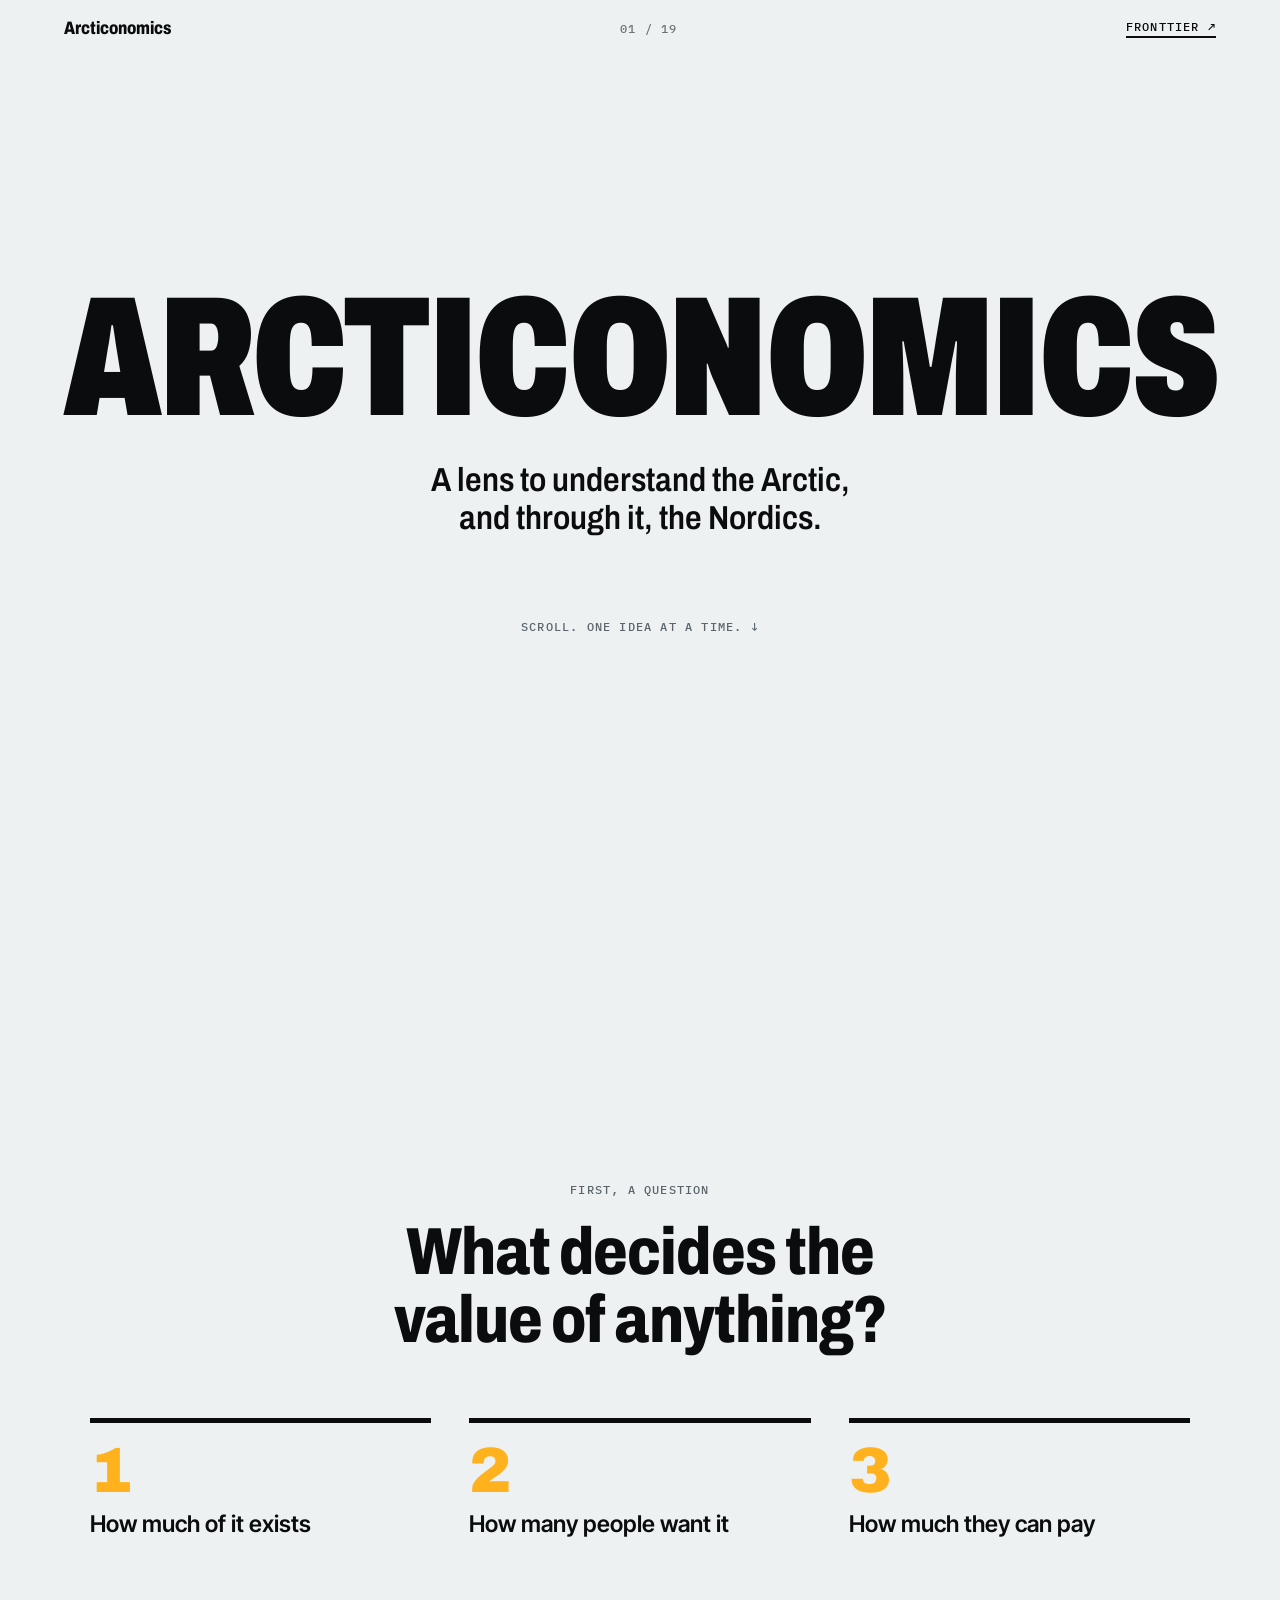
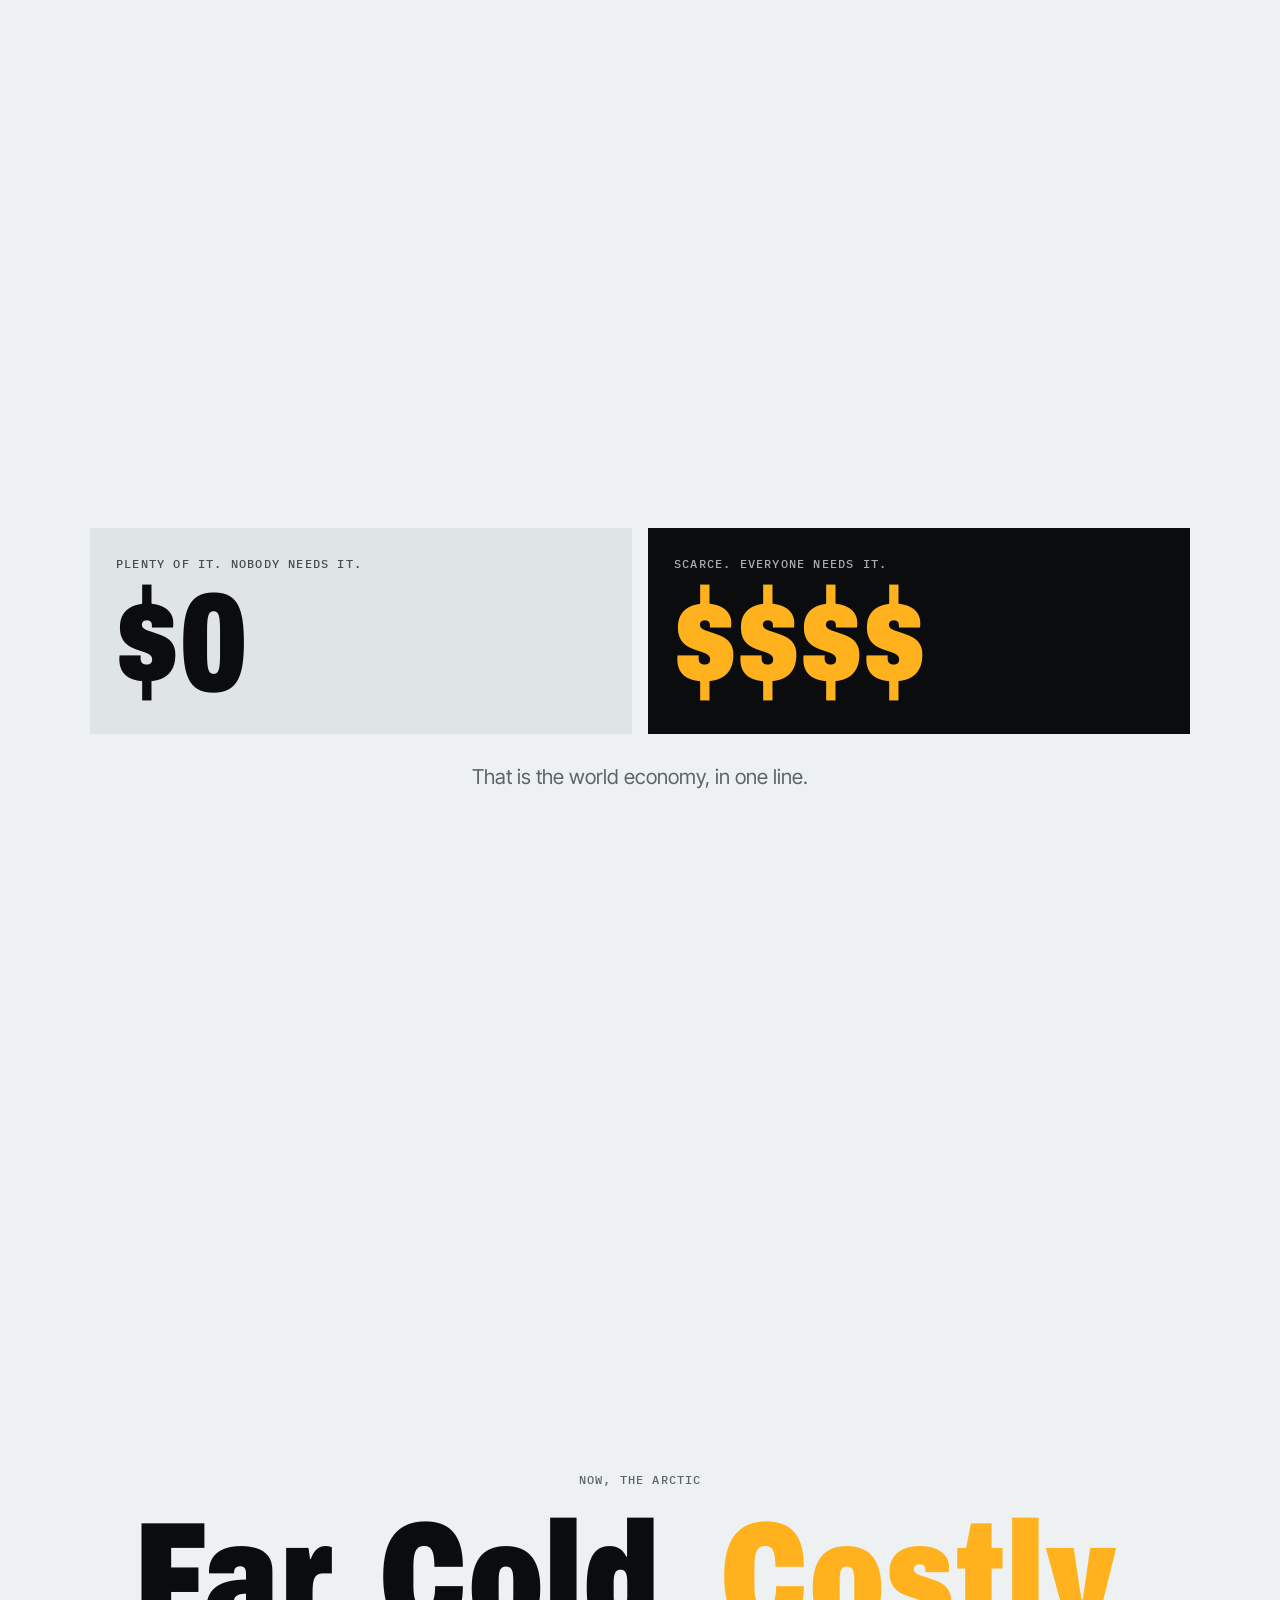
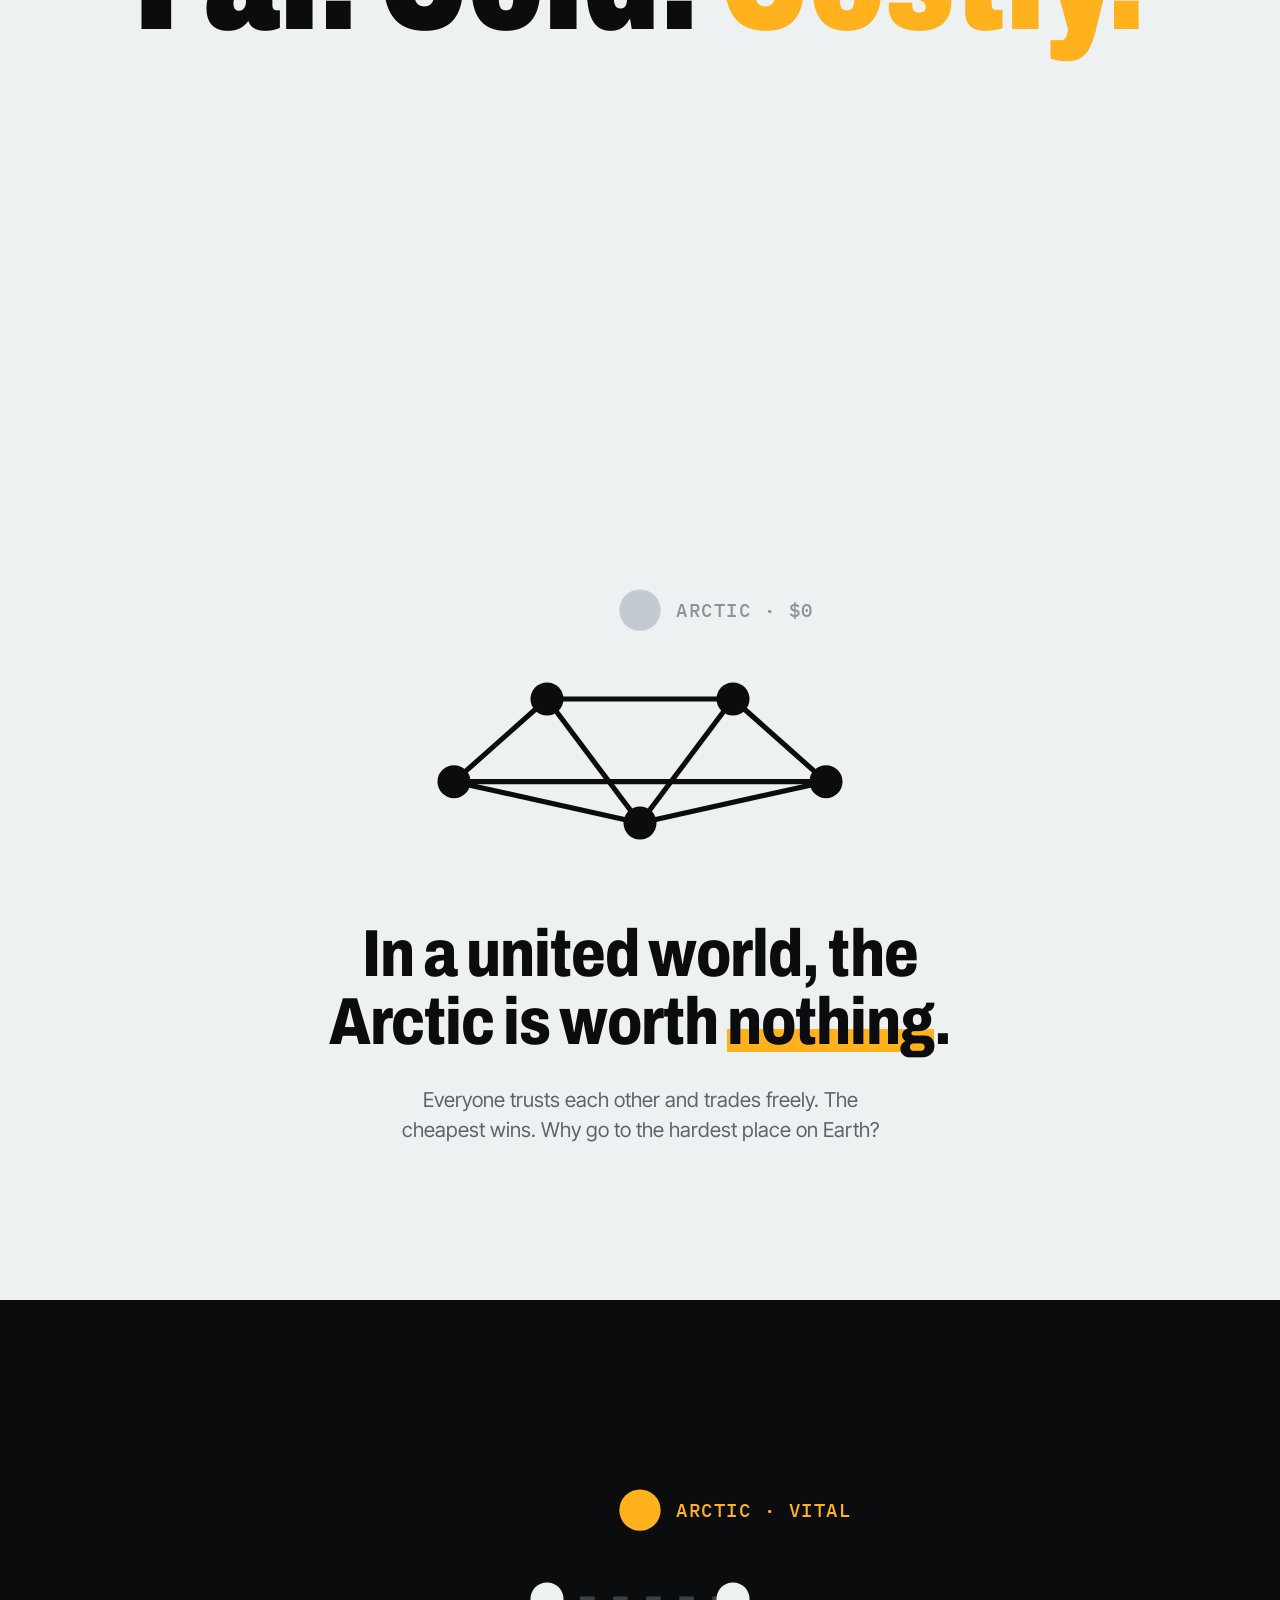
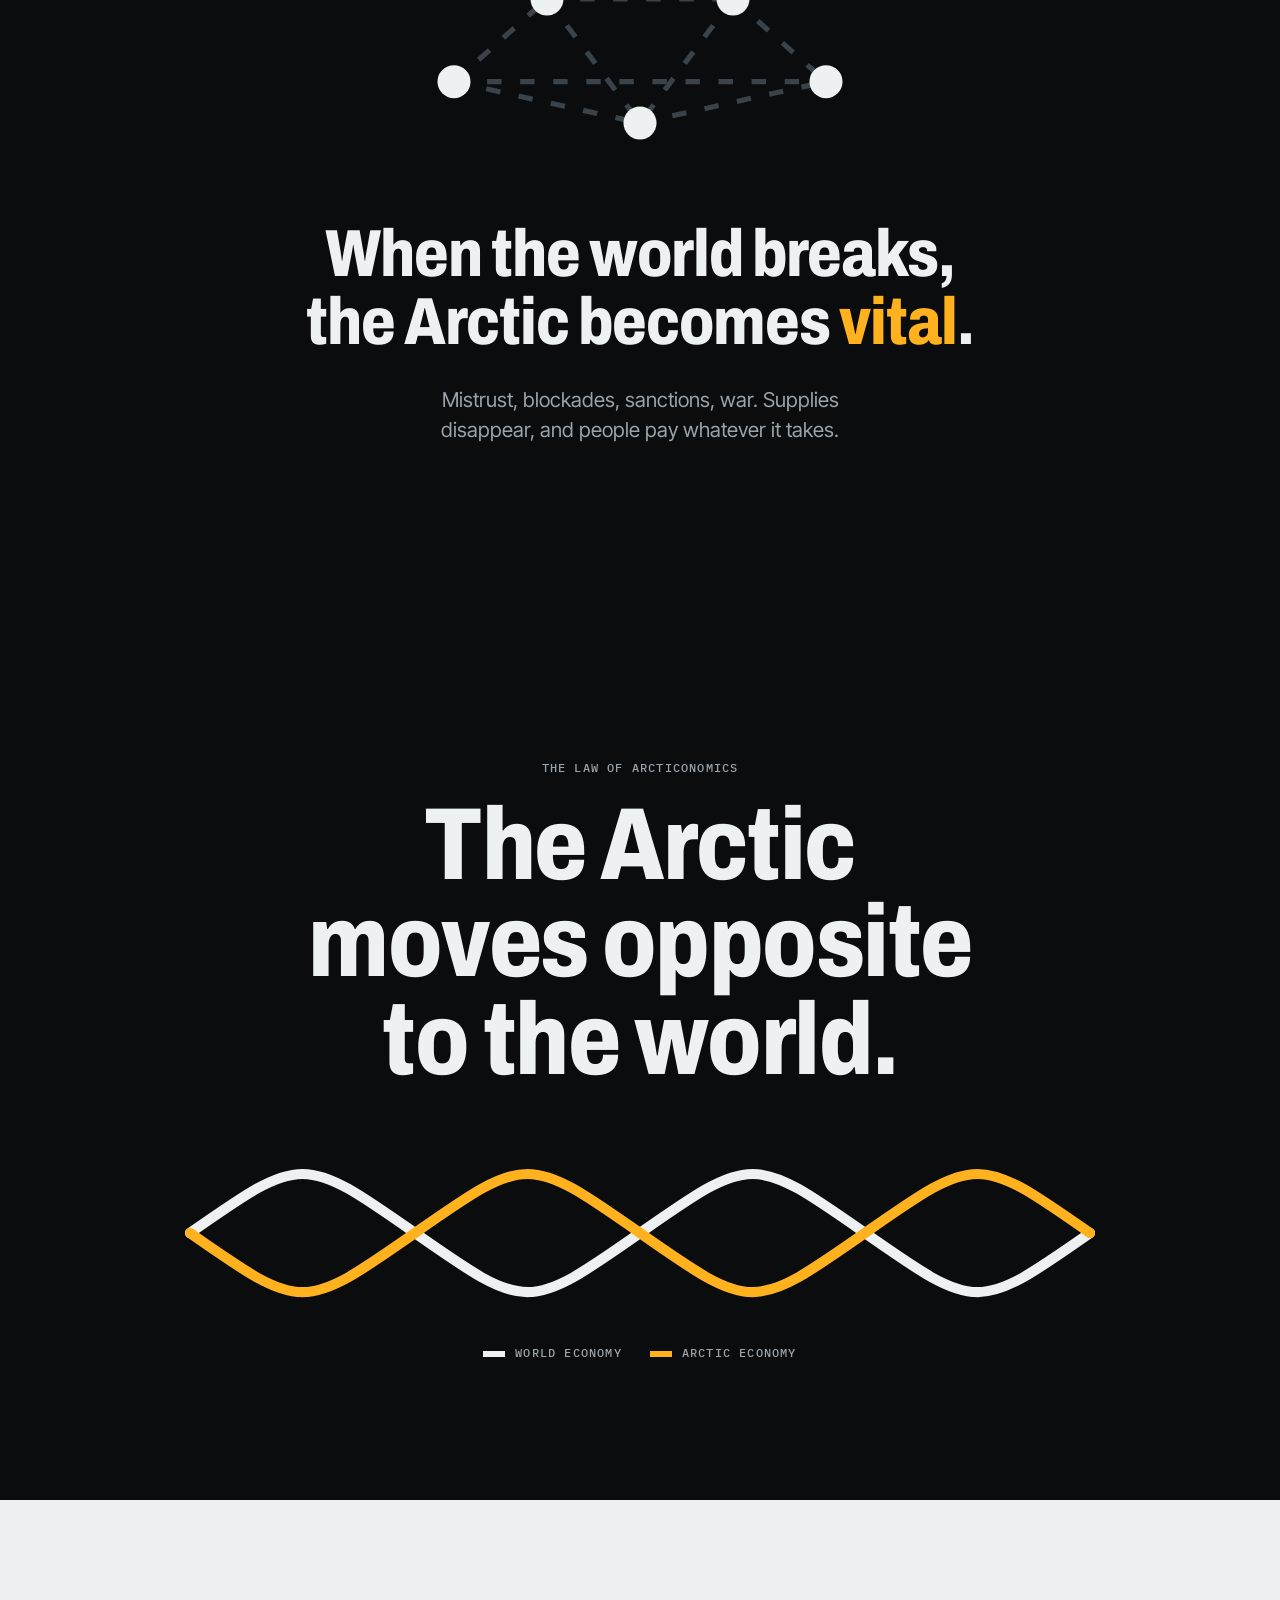
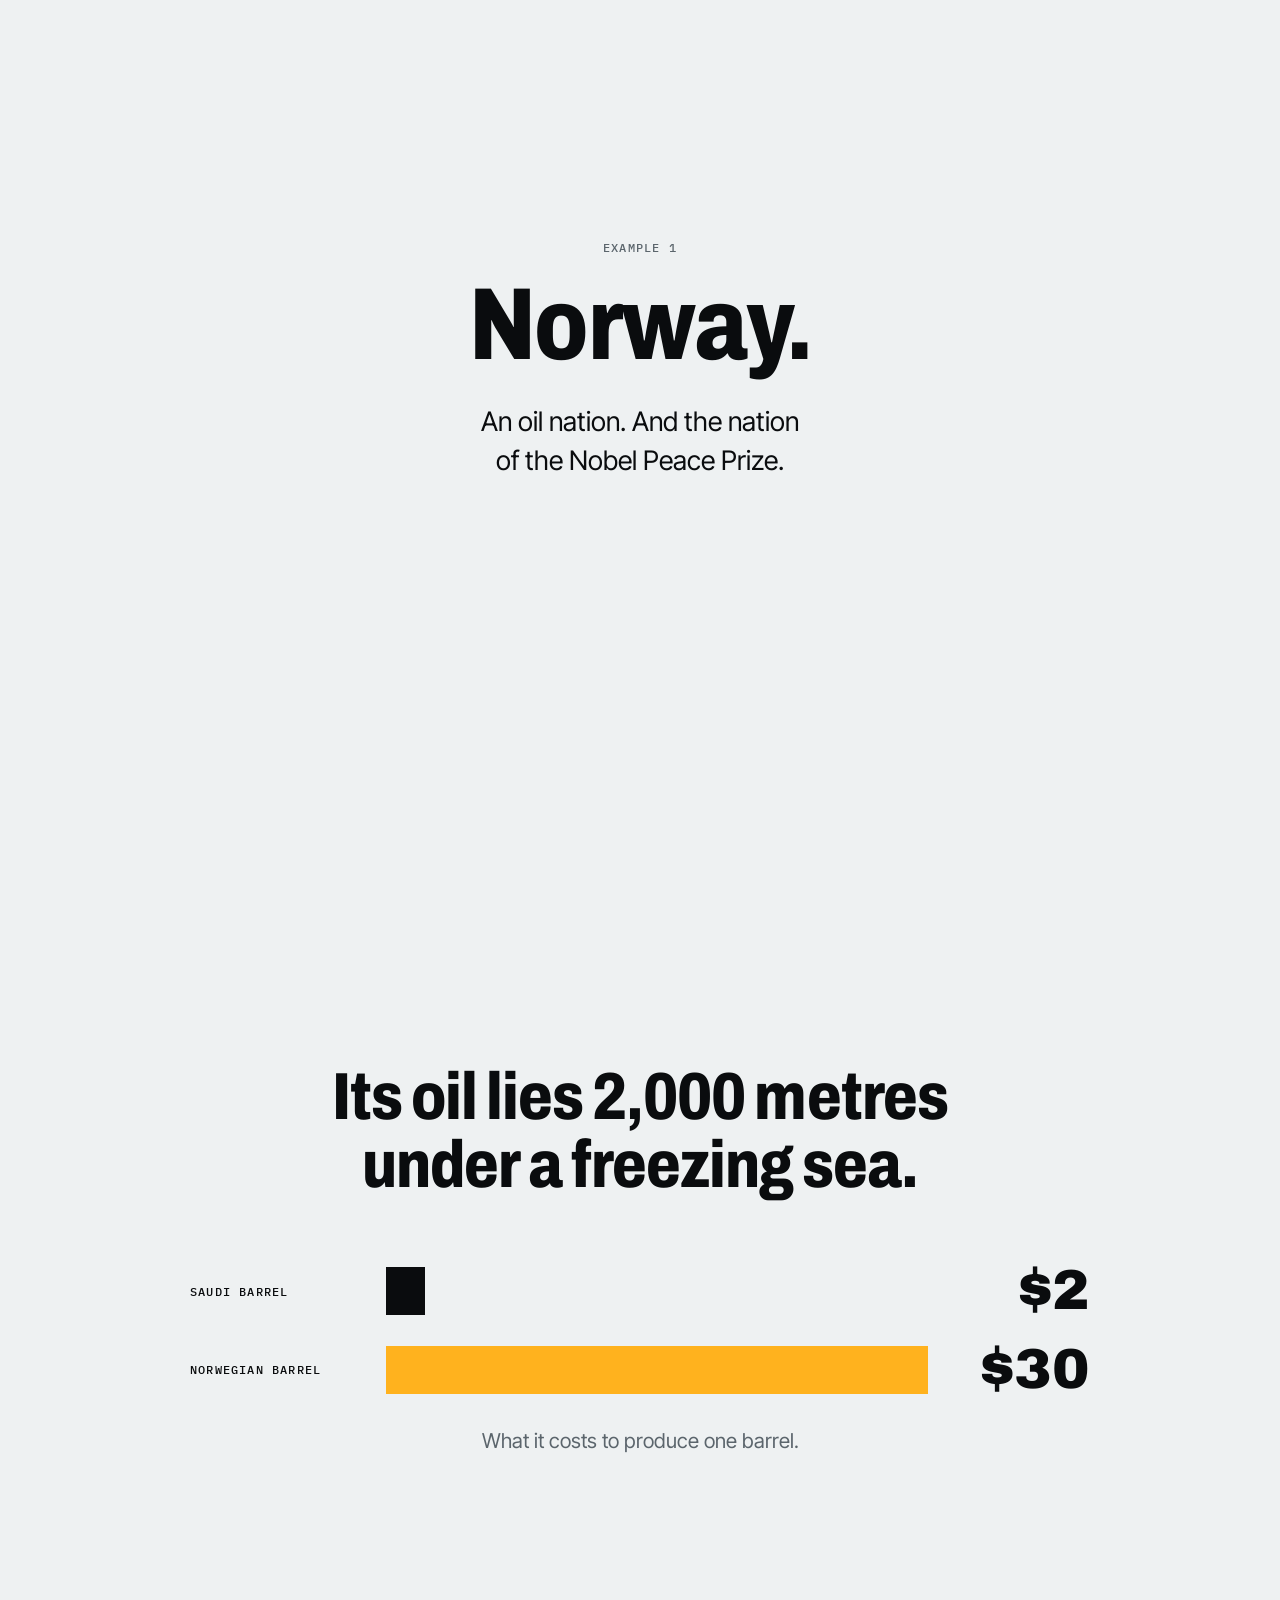
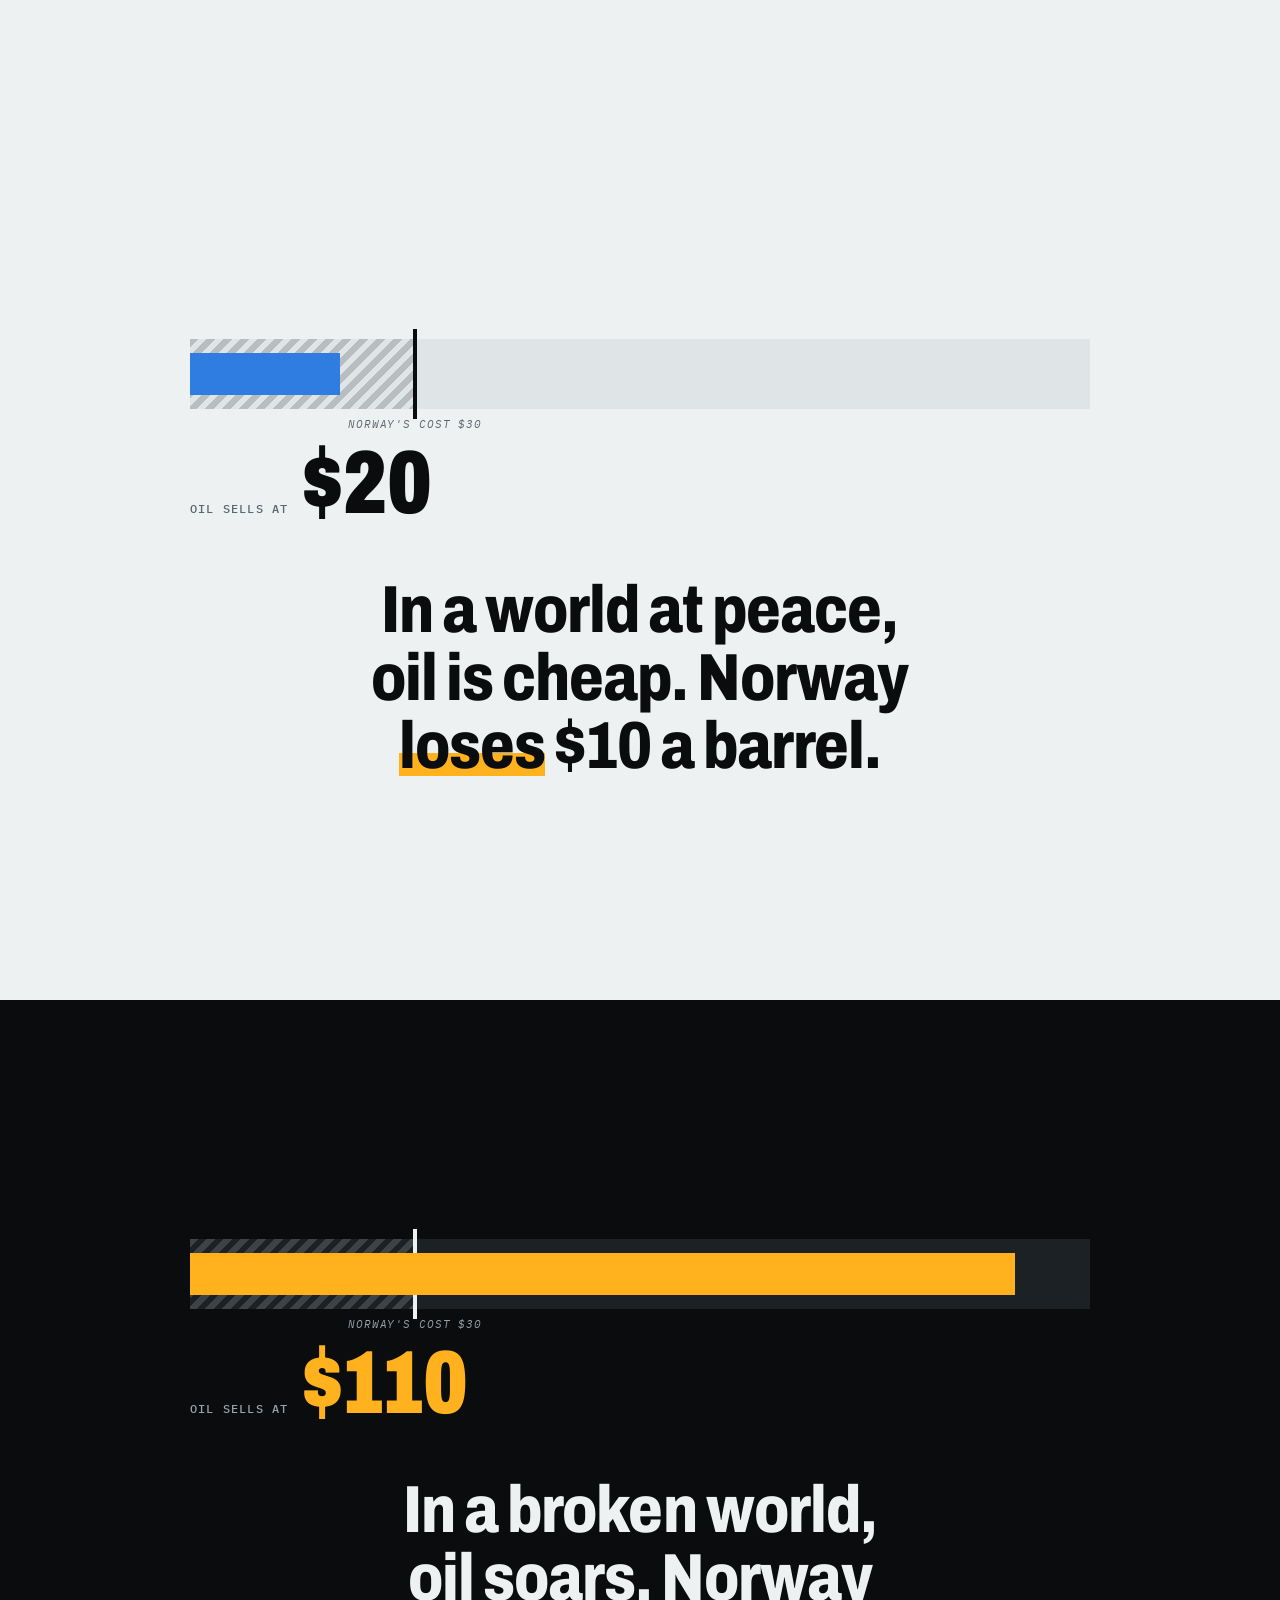
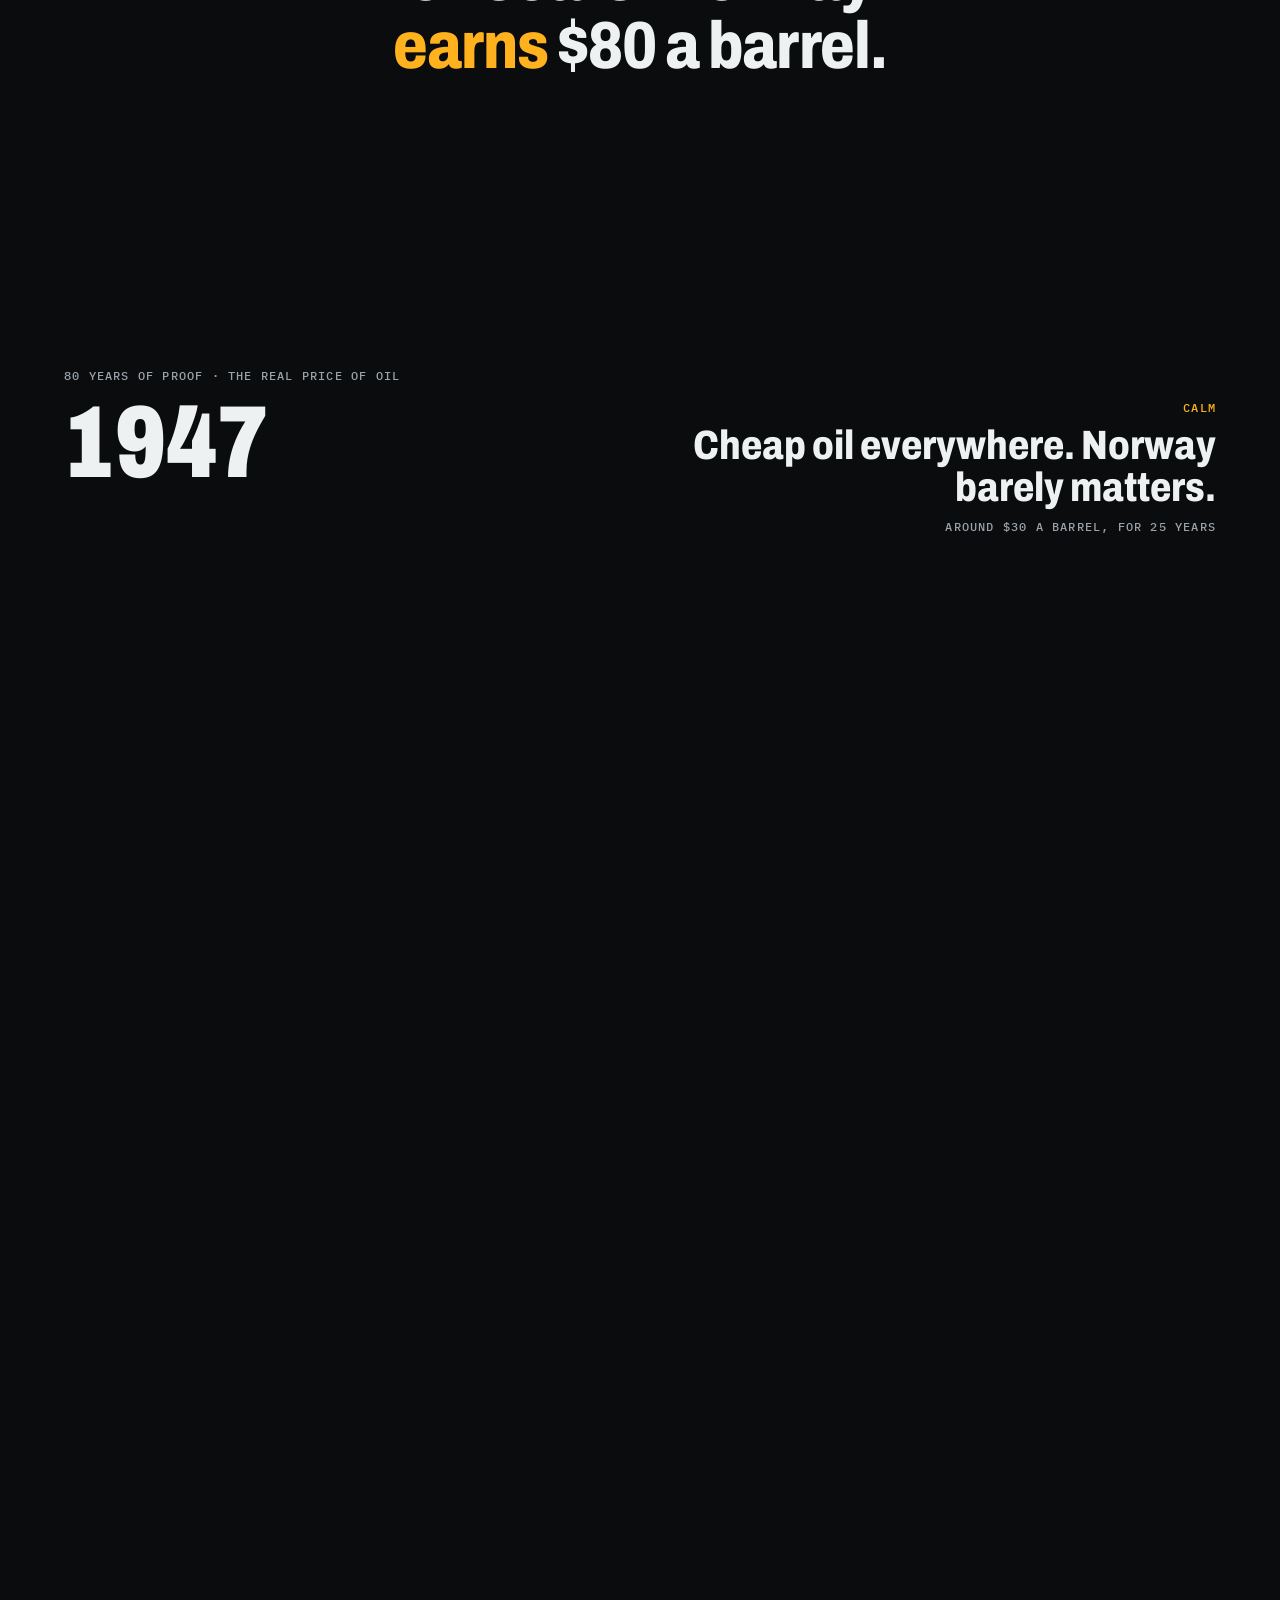
<file: v6/index.html>
<!doctype html>
<html lang="en">
<head>
  <meta charset="utf-8">
  <meta name="viewport" content="width=device-width, initial-scale=1, viewport-fit=cover">
  <title>Arcticonomics — When the world breaks, the Arctic wins</title>
  <meta name="description" content="Arcticonomics is a lens: the Arctic economy runs counter-cyclical to the world economy. Norway and Greenland show it. A FRONTTIER theory by Virginia E. Vegas.">
  <meta name="robots" content="noindex">
  <meta name="theme-color" content="#eceff1">
  <link rel="icon" href="../favicon.svg" type="image/svg+xml">
  <link rel="preconnect" href="https://fonts.googleapis.com">
  <link rel="preconnect" href="https://fonts.gstatic.com" crossorigin>
  <link href="https://fonts.googleapis.com/css2?family=Archivo:wdth,wght@62..125,400..900&family=Inter+Tight:wght@400;500;600&family=IBM+Plex+Mono:wght@500&display=swap" rel="stylesheet">
  <link rel="stylesheet" href="styles.css?v=1">
</head>
<body>
  <div class="prog" aria-hidden="true"><i id="prog"></i></div>
  <header class="bar">
    <a href="#s1" class="bar__b">Arcticonomics</a>
    <span class="bar__n mono" id="stepN" aria-hidden="true">01 / 19</span>
    <a class="bar__f mono" href="https://fronttier.io">FRONTTIER ↗</a>
  </header>

  <main>
    <!-- 1 -->
    <section class="s s--hero" id="s1" data-tone="light">
      <h1 class="t1">Arcticonomics</h1>
      <p class="t2">A lens to understand the Arctic,<br>and through it, the Nordics.</p>
      <p class="hint mono">Scroll. One idea at a time. ↓</p>
    </section>

    <!-- 2: value -->
    <section class="s" data-tone="light">
      <p class="kick mono">First, a question</p>
      <h2 class="t">What decides the value of anything?</h2>
      <ol class="three">
        <li><b>1</b>How much of it exists</li>
        <li><b>2</b>How many people want it</li>
        <li><b>3</b>How much they can pay</li>
      </ol>
    </section>

    <!-- 3: two extremes -->
    <section class="s" data-tone="light">
      <div class="duo">
        <div class="duo__c"><p class="duo__k mono">Plenty of it. Nobody needs it.</p><p class="duo__v">$0</p></div>
        <div class="duo__c duo__c--a"><p class="duo__k mono">Scarce. Everyone needs it.</p><p class="duo__v">$$$$</p></div>
      </div>
      <p class="sub">That is the world economy, in one line.</p>
    </section>

    <!-- 4: the arctic -->
    <section class="s" data-tone="light">
      <p class="kick mono">Now, the Arctic</p>
      <p class="words"><span>Far.</span> <span>Cold.</span> <span>Costly.</span></p>
    </section>

    <!-- 5: united -->
    <section class="s" data-tone="light">
      <svg class="net" viewBox="0 0 600 300" aria-hidden="true">
        <g class="net__l"><line x1="120" y1="200" x2="300" y2="240"/><line x1="300" y1="240" x2="480" y2="200"/><line x1="120" y1="200" x2="480" y2="200"/><line x1="120" y1="200" x2="210" y2="120"/><line x1="210" y1="120" x2="390" y2="120"/><line x1="390" y1="120" x2="480" y2="200"/><line x1="210" y1="120" x2="300" y2="240"/><line x1="390" y1="120" x2="300" y2="240"/></g>
        <g class="net__n"><circle cx="120" cy="200" r="16"/><circle cx="300" cy="240" r="16"/><circle cx="480" cy="200" r="16"/><circle cx="210" cy="120" r="16"/><circle cx="390" cy="120" r="16"/></g>
        <circle class="net__a" cx="300" cy="34" r="20"/><text x="335" y="41" class="net__t">ARCTIC · $0</text>
      </svg>
      <h2 class="t">In a united world, the Arctic is worth <em>nothing</em>.</h2>
      <p class="sub">Everyone trusts each other and trades freely. The cheapest wins. Why go to the hardest place on Earth?</p>
    </section>

    <!-- 6: broken -->
    <section class="s" data-tone="dark">
      <svg class="net net--b" viewBox="0 0 600 300" aria-hidden="true">
        <g class="net__l"><line x1="120" y1="200" x2="300" y2="240"/><line x1="300" y1="240" x2="480" y2="200"/><line x1="120" y1="200" x2="480" y2="200"/><line x1="120" y1="200" x2="210" y2="120"/><line x1="210" y1="120" x2="390" y2="120"/><line x1="390" y1="120" x2="480" y2="200"/><line x1="210" y1="120" x2="300" y2="240"/><line x1="390" y1="120" x2="300" y2="240"/></g>
        <g class="net__n"><circle cx="120" cy="200" r="16"/><circle cx="300" cy="240" r="16"/><circle cx="480" cy="200" r="16"/><circle cx="210" cy="120" r="16"/><circle cx="390" cy="120" r="16"/></g>
        <circle class="net__a" cx="300" cy="34" r="20"/><text x="335" y="41" class="net__t">ARCTIC · VITAL</text>
      </svg>
      <h2 class="t">When the world breaks, the Arctic becomes <em>vital</em>.</h2>
      <p class="sub">Mistrust, blockades, sanctions, war. Supplies disappear, and people pay whatever it takes.</p>
    </section>

    <!-- 7: the law -->
    <section class="s" data-tone="dark">
      <p class="kick mono">The law of Arcticonomics</p>
      <h2 class="t t--xl">The Arctic moves opposite to the world.</h2>
      <svg class="waves" viewBox="0 0 800 160" aria-hidden="true">
        <path class="waves__w" d="M0 80 C 100 10, 100 10, 200 80 S 300 150, 400 80 S 500 10, 600 80 S 700 150, 800 80"/>
        <path class="waves__a" d="M0 80 C 100 150, 100 150, 200 80 S 300 10, 400 80 S 500 150, 600 80 S 700 10, 800 80"/>
      </svg>
      <p class="legend mono"><span class="lg lg--w">World economy</span><span class="lg lg--a">Arctic economy</span></p>
    </section>

    <!-- 8: norway -->
    <section class="s s--case" data-tone="light">
      <p class="kick mono">Example 1</p>
      <h2 class="t t--xl">Norway.</h2>
      <p class="sub sub--big">An oil nation. And the nation of the Nobel Peace Prize.</p>
    </section>

    <!-- 9: cost -->
    <section class="s" data-tone="light">
      <h2 class="t">Its oil lies 2,000 metres under a freezing sea.</h2>
      <div class="cost">
        <div class="cost__r"><span class="mono">Saudi barrel</span><i style="--w:2"></i><b>$2</b></div>
        <div class="cost__r cost__r--n"><span class="mono">Norwegian barrel</span><i style="--w:30"></i><b>$30</b></div>
      </div>
      <p class="sub">What it costs to produce one barrel.</p>
    </section>

    <!-- 10: peace -->
    <section class="s" data-tone="light">
      <div class="bar2" style="--p:20">
        <div class="bar2__track"><i class="bar2__cost"></i><i class="bar2__price"></i></div>
        <div class="bar2__lab"><span class="mono">Oil sells at</span><b>$20</b></div>
      </div>
      <h2 class="t">In a world at peace, oil is cheap. Norway <em>loses</em> $10 a barrel.</h2>
    </section>

    <!-- 11: war -->
    <section class="s" data-tone="dark">
      <div class="bar2 bar2--w" style="--p:110">
        <div class="bar2__track"><i class="bar2__cost"></i><i class="bar2__price"></i></div>
        <div class="bar2__lab"><span class="mono">Oil sells at</span><b>$110</b></div>
      </div>
      <h2 class="t">In a broken world, oil soars. Norway <em>earns</em> $80 a barrel.</h2>
    </section>

    <!-- 12: the proof -->
    <section class="proof" id="proof" data-tone="dark" aria-labelledby="proofT">
      <div class="proof__pin">
        <p class="proof__k mono" id="proofT">80 years of proof · the real price of oil</p>
        <p class="proof__y" id="pY">1947</p>
        <canvas id="chart" aria-label="Real oil price from 1947 to 2026. Every spike follows a war, revolution or sanction."></canvas>
        <div class="proof__ev" id="pEv"><p class="mono" id="pEk">Calm</p><p class="proof__t" id="pEt">Cheap oil everywhere.</p><p class="proof__p" id="pEp"></p></div>
      </div>
    </section>

    <!-- 13: the fund -->
    <section class="s" data-tone="dark">
      <p class="big" data-count="2.3" data-pre="$" data-suf=" trillion">$2.3 trillion</p>
      <h2 class="t">Norway’s oil fund. Built, in part, on other people’s wars.</h2>
      <p class="sub">The symbol of peace profits from conflict elsewhere.</p>
    </section>

    <!-- 14: greenland -->
    <section class="s s--case" data-tone="light">
      <p class="kick mono">Example 2</p>
      <h2 class="t t--xl">Greenland.</h2>
      <div class="gstats">
        <div><b>4 billion</b><span>years old: some of the oldest, purest rock on Earth</span></div>
        <div><b>≈ $2 trillion</b><span>in known resources, most still unexplored</span></div>
        <div><b>80%</b><span>under ice. Far away. Almost no one lives there</span></div>
      </div>
    </section>

    <!-- 15: greenland twist -->
    <section class="s" data-tone="dark">
      <h2 class="t t--xl">Greenland has not changed.<br><em>The world around it has.</em></h2>
      <p class="sub">More divided, more nationalist, less trust. Now everyone wants it as a partner.</p>
    </section>

    <!-- 16: paradox -->
    <section class="s" data-tone="light">
      <p class="kick mono">The great Nordic paradox</p>
      <h2 class="t">Global peace or Nordic wealth. <em>Pick one.</em></h2>
      <div class="pick" role="group" aria-label="Pick one">
        <button type="button" class="pick__o" data-p="peace" aria-pressed="false">Global peace</button>
        <button type="button" class="pick__o" data-p="wealth" aria-pressed="true">Nordic wealth</button>
      </div>
      <p class="sub" id="pickR">With global peace, cheap oil returns and Norway’s wealth collapses. Nobody buys Swedish weapons.</p>
    </section>

    <!-- 17: exception -->
    <section class="s" data-tone="light">
      <h2 class="t">The Nordics win only when they are the <em>exception</em>.</h2>
      <ul class="exc">
        <li>Democratic <span>in a world that turns autocratic.</span></li>
        <li>Stable <span>in a world that turns chaotic.</span></li>
        <li>United <span>in a world that turns fragmented.</span></li>
      </ul>
    </section>

    <!-- 18: credibility -->
    <section class="s" data-tone="dark">
      <p class="kick mono">The real risk</p>
      <h2 class="t">Not a scandal. A <em>credibility</em> crisis.</h2>
      <p class="chain"><span>Say ≠ do</span><i>→</i><span>Confusion</span><i>→</i><span>Mistrust</span><i>→</i><span class="chain__x">Credibility lost</span></p>
      <p class="sub">The Nordics sell themselves as the world’s moral superpowers. The world is starting to notice the gap.</p>
    </section>

    <!-- 19: rethink -->
    <section class="s s--end" data-tone="amber">
      <svg class="mill" viewBox="0 0 200 260" aria-hidden="true"><g class="mill__s"><rect x="94" y="-6" width="12" height="96"/><rect x="94" y="110" width="12" height="96"/><rect x="-6" y="94" width="96" height="12"/><rect x="110" y="94" width="96" height="12"/></g><polygon points="70,120 130,120 150,258 50,258"/><circle cx="100" cy="100" r="12" class="mill__h"/></svg>
      <h2 class="t t--xl">Time to rethink the idea of the Nordics.</h2>
      <p class="sub sub--big">Like Don Quijote, the mistake is not in dreaming. It is in refusing to let the dream evolve.</p>
      <p class="q">What does it mean to be Nordic in the 21st century?</p>
      <div class="ctas">
        <a class="btn btn--ink" href="mailto:admin@fronttier.io?subject=Arcticonomics">Bring Arcticonomics to your room →</a>
        <a class="btn" href="https://fronttier.io">Explore FRONTTIER ↗</a>
      </div>
      <footer class="foot mono">
        <span>Arcticonomics · Arctic Circle 2025 · Virginia E. Vegas</span>
        <span>Oil: FRED WTI (WTISPLC), in Oct 2026 dollars</span>
        <a href="https://fronttier.io">A FRONTTIER AS project ↗</a>
      </footer>
    </section>
  </main>

  <script src="../data.js?v=1"></script>
  <script src="app.js?v=1" defer></script>
</body>
</html>
</file>
<file: styles.css>
:root {
  --ink: #0a0c0e;
  --snow: #eef1f2;
  --amber: #ffb21e;
  --mute-l: #5b656c;
  --mute-d: #9aa3a9;
  --pad: clamp(22px, 5vw, 80px);
  --disp: "Archivo", "Inter Tight", system-ui, sans-serif;
  --sans: "Inter Tight", system-ui, sans-serif;
  --mono: "IBM Plex Mono", ui-monospace, monospace;
  --ease: cubic-bezier(.2,.75,.1,1);
}
* { box-sizing: border-box; }
html { -webkit-text-size-adjust: 100%; scroll-behavior: smooth; }
body { margin: 0; background: var(--snow); color: var(--ink); font-family: var(--sans); -webkit-font-smoothing: antialiased; overflow-x: hidden; }
a { color: inherit; text-decoration: none; }
button { font: inherit; color: inherit; }
canvas { display: block; }
.mono { font-family: var(--mono); font-size: 12px; letter-spacing: .1em; text-transform: uppercase; font-weight: 500; }

/* progress + bar */
.prog { position: fixed; z-index: 60; top: 0; left: 0; right: 0; height: 4px; }
.prog i { display: block; height: 100%; width: 0; background: var(--amber); }
.bar { position: fixed; z-index: 50; top: 4px; left: 0; right: 0; display: flex; justify-content: space-between; align-items: center; padding: 14px var(--pad); color: var(--fg, var(--ink)); transition: color .5s; pointer-events: none; }
.bar a { pointer-events: auto; }
.bar__b { font-family: var(--disp); font-stretch: 80%; font-variation-settings: "wdth" 80; font-weight: 800; font-size: 18px; }
.bar__n { opacity: .55; }
.bar__f { border-bottom: 2px solid currentColor; padding-bottom: 2px; }
body.is-dark .bar { color: var(--snow); }

/* sections: one idea per screen */
.s { min-height: 100svh; display: flex; flex-direction: column; justify-content: center; align-items: center; text-align: center; padding: 110px var(--pad) 90px; gap: 0; }
.s[data-tone="light"] { background: var(--snow); color: var(--ink); --mute: var(--mute-l); }
.s[data-tone="dark"] { background: var(--ink); color: var(--snow); --mute: var(--mute-d); }
.s[data-tone="amber"] { background: var(--amber); color: var(--ink); --mute: rgba(10,12,14,.7); }
.t { margin: 0; max-width: 20ch; font-family: var(--disp); font-stretch: 82%; font-variation-settings: "wdth" 82; font-weight: 800; font-size: clamp(34px, 5.2vw, 86px); line-height: 1.02; letter-spacing: -.015em; text-wrap: balance; }
.t--xl { font-size: clamp(46px, 8vw, 140px); line-height: .95; max-width: 16ch; }
.t em { font-style: normal; }
.s[data-tone="light"] .t em { background: linear-gradient(transparent 60%, var(--amber) 60%, var(--amber) 92%, transparent 92%); }
.s[data-tone="dark"] .t em { color: var(--amber); }
.s[data-tone="amber"] .t em { text-decoration: underline; text-decoration-thickness: .08em; }
.kick { margin: 0 0 22px; color: var(--mute); }
.sub { margin: 28px 0 0; max-width: 40ch; font-size: clamp(18px, 1.6vw, 24px); line-height: 1.45; color: var(--mute); text-wrap: balance; }
.sub--big { font-size: clamp(21px, 2.1vw, 32px); color: inherit; max-width: 30ch; }

/* reveal: one beat at a time */
.s > *, .s .three li, .s .words span, .s .exc li, .s .chain > * { opacity: 0; transform: translateY(22px); transition: opacity .9s var(--ease), transform .9s var(--ease); }
.s.in > *, .s.in .three li, .s.in .words span, .s.in .exc li, .s.in .chain > * { opacity: 1; transform: none; }
.s.in > :nth-child(2) { transition-delay: .25s; } .s.in > :nth-child(3) { transition-delay: .5s; } .s.in > :nth-child(4) { transition-delay: .75s; } .s.in > :nth-child(5) { transition-delay: 1s; }

/* 1 hero */
.t1 { margin: 0; white-space: nowrap; font-family: var(--disp); font-stretch: 70%; font-variation-settings: "wdth" 70; font-weight: 900; text-transform: uppercase; font-size: clamp(56px, 14vw, 270px); line-height: .85; letter-spacing: -.02em; }
.t2 { margin: 30px 0 0; font-family: var(--disp); font-stretch: 85%; font-variation-settings: "wdth" 85; font-weight: 600; font-size: clamp(22px, 2.6vw, 42px); line-height: 1.15; }
.hint { margin: 9svh 0 0; color: var(--mute); }

/* 2 three factors */
.three { list-style: none; padding: 0; margin: 7svh 0 0; display: grid; grid-template-columns: repeat(3, minmax(0, 1fr)); gap: clamp(14px, 3vw, 48px); max-width: 1100px; width: 100%; }
.three li { border-top: 5px solid var(--ink); padding-top: 16px; text-align: left; font-size: clamp(19px, 1.8vw, 27px); line-height: 1.2; font-weight: 600; }
.three b { display: block; font-family: var(--disp); font-weight: 900; font-size: clamp(44px, 5vw, 80px); line-height: 1; margin-bottom: 8px; color: var(--amber); }
.s.in .three li:nth-child(1) { transition-delay: .5s; } .s.in .three li:nth-child(2) { transition-delay: 1s; } .s.in .three li:nth-child(3) { transition-delay: 1.5s; }

/* 3 duo */
.duo { display: grid; grid-template-columns: 1fr 1fr; gap: 16px; width: 100%; max-width: 1100px; }
.duo__c { padding: 28px 26px 30px; background: #dfe4e7; text-align: left; }
.duo__c--a { background: var(--ink); color: var(--snow); }
.duo__k { margin: 0; color: inherit; opacity: .7; }
.duo__v { margin: 14px 0 0; font-family: var(--disp); font-stretch: 70%; font-variation-settings: "wdth" 70; font-weight: 900; font-size: clamp(70px, 11vw, 190px); line-height: .85; }
.duo__c--a .duo__v { color: var(--amber); }

/* 4 words */
.words { margin: 0; font-family: var(--disp); font-stretch: 72%; font-variation-settings: "wdth" 72; font-weight: 900; font-size: clamp(64px, 12vw, 230px); line-height: .9; }
.words span { display: inline-block; }
.s.in .words span:nth-child(1) { transition-delay: .2s; } .s.in .words span:nth-child(2) { transition-delay: .6s; } .s.in .words span:nth-child(3) { transition-delay: 1s; color: var(--amber); }

/* 5/6 network */
.net { width: min(620px, 92vw); margin-bottom: 4svh; overflow: visible; }
.net__l line { stroke: var(--ink); stroke-width: 5; transition: transform 1.2s var(--ease), opacity 1.2s; }
.net__n circle { fill: var(--ink); }
.net__a { fill: #c3cbd0; }
.net__t { font-family: var(--mono); font-size: 18px; font-weight: 500; letter-spacing: .08em; fill: #8a949b; }
.net--b .net__l line { stroke: #3a434a; stroke-dasharray: 14 18; }
.net--b .net__n circle { fill: var(--snow); }
.net--b .net__a { fill: var(--amber); }
.net--b .net__t { fill: var(--amber); }
.s.in .net--b .net__a { animation: glow 2.4s ease-in-out infinite; transform-origin: 300px 34px; }
@keyframes glow { 50% { transform: scale(1.35); } }

/* 7 waves */
.waves { width: min(900px, 94vw); margin-top: 6svh; overflow: visible; }
.waves path { fill: none; stroke-width: 9; stroke-linecap: round; stroke-dasharray: 1200; stroke-dashoffset: 1200; transition: stroke-dashoffset 2.4s var(--ease) .5s; }
.waves__w { stroke: var(--snow); } .waves__a { stroke: var(--amber); }
.s.in .waves path { stroke-dashoffset: 0; }
.legend { display: flex; gap: 28px; justify-content: center; margin: 22px 0 0; color: var(--mute); }
.lg::before { content: ""; display: inline-block; width: 22px; height: 6px; margin-right: 10px; vertical-align: middle; }
.lg--w::before { background: var(--snow); } .lg--a::before { background: var(--amber); }

/* 9 cost */
.cost { width: 100%; max-width: 900px; margin-top: 7svh; display: grid; gap: 22px; }
.cost__r { display: grid; grid-template-columns: 180px 1fr auto; align-items: center; gap: 16px; text-align: left; }
.cost__r i { height: 48px; width: 0; background: var(--ink); transition: width 1.4s var(--ease) .6s; }
.s.in .cost__r i { width: calc(var(--w) / 32 * 100%); min-width: 6px; }
.cost__r--n i { background: var(--amber); }
.cost__r b { font-family: var(--disp); font-weight: 900; font-size: clamp(40px, 4.4vw, 72px); line-height: 1; }

/* 10/11 price vs cost */
.bar2 { width: 100%; max-width: 900px; margin-bottom: 6svh; text-align: left; }
.bar2__track { position: relative; height: 70px; background: #dfe4e7; }
.s[data-tone="dark"] .bar2__track { background: #1c2125; }
.bar2__cost { position: absolute; left: 0; top: 0; bottom: 0; width: calc(30 / 120 * 100%); background: repeating-linear-gradient(135deg, rgba(10,12,14,.18) 0 6px, transparent 6px 12px); }
.bar2__cost::after { content: "Norway's cost $30"; position: absolute; right: 0; top: 100%; margin-top: 8px; transform: translateX(50%); font-family: var(--mono); font-size: 11px; letter-spacing: .08em; text-transform: uppercase; white-space: nowrap; color: var(--mute); }
.s[data-tone="dark"] .bar2__cost { background: repeating-linear-gradient(135deg, rgba(238,241,242,.16) 0 6px, transparent 6px 12px); }
.bar2__cost::before { content: ""; position: absolute; right: -2px; top: -10px; bottom: -10px; width: 4px; background: currentColor; }
.bar2__price { position: absolute; left: 0; top: 14px; bottom: 14px; width: 0; background: #2f7de1; transition: width 1.6s var(--ease) .5s; }
.bar2--w .bar2__price { background: var(--amber); }
.s.in .bar2__price { width: calc(var(--p) / 120 * 100%); }
.bar2__lab { display: flex; align-items: baseline; gap: 14px; margin-top: 34px; }
.bar2__lab span { color: var(--mute); }
.bar2__lab b { font-family: var(--disp); font-stretch: 72%; font-variation-settings: "wdth" 72; font-weight: 900; font-size: clamp(56px, 7vw, 120px); line-height: .9; }
.bar2--w .bar2__lab b { color: var(--amber); }

/* 12 proof */
.proof { position: relative; height: 700svh; background: var(--ink); color: var(--snow); }
.proof__pin { position: sticky; top: 0; height: 100svh; overflow: hidden; }
#chart { position: absolute; inset: 0; width: 100%; height: 100%; }
.proof__k { position: absolute; z-index: 2; left: var(--pad); top: 68px; margin: 0; color: var(--mute-d); }
.proof__y { position: absolute; z-index: 2; left: var(--pad); top: 92px; margin: 0; font-family: var(--disp); font-stretch: 72%; font-variation-settings: "wdth" 72; font-weight: 900; font-size: clamp(56px, 8vw, 130px); line-height: 1; font-variant-numeric: tabular-nums; }
.proof__ev { position: absolute; z-index: 2; right: var(--pad); top: 100px; max-width: min(560px, 46vw); text-align: right; }
.proof__ev .mono { margin: 0 0 10px; color: var(--amber); }
.proof__ev.is-f .mono { color: #6cc6ff; }
.proof__t { margin: 0; font-family: var(--disp); font-stretch: 82%; font-variation-settings: "wdth" 82; font-weight: 800; font-size: clamp(26px, 3.2vw, 54px); line-height: 1.02; }
.proof__p { margin: 12px 0 0; font-family: var(--disp); font-stretch: 72%; font-variation-settings: "wdth" 72; font-weight: 900; font-size: clamp(30px, 3.6vw, 60px); line-height: 1; color: var(--mute-d); font-variant-numeric: tabular-nums; }
.proof__p b { color: var(--amber); font-weight: 900; }
.proof__ev.is-f .proof__p b { color: #6cc6ff; }
.proof__p i { font-style: normal; color: var(--snow); }
.proof__p span { display: block; margin-top: 8px; font-family: var(--mono); font-size: 12px; letter-spacing: .1em; text-transform: uppercase; font-weight: 500; color: var(--mute-d); }
.proof__ev.pop > * { animation: pop .7s var(--ease) both; }
@keyframes pop { from { opacity: 0; transform: translateY(14px); } }

/* 13 big number */
.big { margin: 0 0 4svh; font-family: var(--disp); font-stretch: 68%; font-variation-settings: "wdth" 68; font-weight: 900; font-size: clamp(76px, 13vw, 240px); line-height: .85; color: var(--amber); font-variant-numeric: tabular-nums; }

/* 14 greenland */
.gstats { display: grid; grid-template-columns: repeat(3, minmax(0, 1fr)); gap: clamp(14px, 3vw, 48px); width: 100%; max-width: 1150px; margin-top: 7svh; }
.gstats div { border-top: 5px solid var(--ink); padding-top: 16px; text-align: left; }
.gstats b { display: block; font-family: var(--disp); font-stretch: 72%; font-variation-settings: "wdth" 72; font-weight: 900; font-size: clamp(40px, 4.6vw, 80px); line-height: .95; }
.gstats span { display: block; margin-top: 10px; font-size: clamp(16px, 1.3vw, 19px); line-height: 1.4; color: var(--mute); }

/* 16 pick */
.pick { display: flex; gap: 14px; margin-top: 6svh; flex-wrap: wrap; justify-content: center; }
.pick__o { min-width: 260px; padding: 26px 30px; border: 4px solid var(--ink); background: none; cursor: pointer; font-family: var(--disp); font-stretch: 82%; font-variation-settings: "wdth" 82; font-weight: 800; font-size: clamp(24px, 2.4vw, 38px); transition: background .3s, color .3s, transform .3s, opacity .3s; }
.pick__o[aria-pressed="true"] { background: var(--ink); color: var(--amber); }
.pick__o[aria-pressed="false"] { opacity: .45; }
.pick__o:focus-visible { outline: 4px solid var(--amber); outline-offset: 4px; }
.pick.shake { animation: shake .45s; }
@keyframes shake { 20%, 60% { transform: translateX(-10px); } 40%, 80% { transform: translateX(10px); } }

/* 17 exception */
.exc { list-style: none; padding: 0; margin: 6svh 0 0; display: grid; gap: 10px; }
.exc li { font-family: var(--disp); font-stretch: 78%; font-variation-settings: "wdth" 78; font-weight: 900; font-size: clamp(30px, 4vw, 66px); line-height: 1.05; }
.exc span { font-family: var(--sans); font-weight: 500; font-size: .42em; color: var(--mute); margin-left: .3em; }
.s.in .exc li:nth-child(1) { transition-delay: .5s; } .s.in .exc li:nth-child(2) { transition-delay: 1s; } .s.in .exc li:nth-child(3) { transition-delay: 1.5s; }

/* 18 chain */
.chain { display: flex; flex-wrap: wrap; gap: 10px 16px; justify-content: center; align-items: center; margin: 6svh 0 0; font-family: var(--disp); font-stretch: 80%; font-variation-settings: "wdth" 80; font-weight: 800; font-size: clamp(22px, 2.6vw, 42px); }
.chain i { font-style: normal; color: var(--mute); }
.chain__x { background: var(--amber); color: var(--ink); padding: 2px 12px; }
.s.in .chain > :nth-child(1) { transition-delay: .4s; } .s.in .chain > :nth-child(3) { transition-delay: .8s; } .s.in .chain > :nth-child(5) { transition-delay: 1.2s; } .s.in .chain > :nth-child(7) { transition-delay: 1.6s; }
.s.in .chain > :nth-child(2) { transition-delay: .6s; } .s.in .chain > :nth-child(4) { transition-delay: 1s; } .s.in .chain > :nth-child(6) { transition-delay: 1.4s; }

/* 19 end */
.s--end { padding-bottom: 0; justify-content: flex-start; padding-top: 16svh; }
.mill { width: clamp(90px, 10vw, 150px); margin-bottom: 4svh; }
.mill rect, .mill polygon { fill: var(--ink); }
.mill__h { fill: var(--amber); stroke: var(--ink); stroke-width: 7; }
.mill__s { transform-origin: 100px 100px; animation: spin 9s linear infinite; }
@keyframes spin { to { transform: rotate(360deg); } }
.q { margin: 8svh 0 0; max-width: 22ch; font-family: var(--disp); font-stretch: 80%; font-variation-settings: "wdth" 80; font-weight: 900; font-size: clamp(30px, 4vw, 66px); line-height: 1.02; border-top: 5px solid var(--ink); padding-top: 22px; }
.ctas { display: flex; flex-wrap: wrap; gap: 12px; justify-content: center; margin-top: 6svh; }
.btn { display: inline-block; padding: 18px 24px; border: 3px solid var(--ink); font-family: var(--disp); font-stretch: 82%; font-variation-settings: "wdth" 82; font-weight: 800; font-size: clamp(17px, 1.5vw, 21px); transition: background .2s, color .2s; }
.btn--ink { background: var(--ink); color: var(--amber); }
.btn:hover { background: var(--snow); color: var(--ink); }
.foot { align-self: stretch; display: flex; justify-content: space-between; gap: 12px; flex-wrap: wrap; margin-top: 12svh; padding: 20px 0 26px; border-top: 3px solid var(--ink); font-size: 10px; text-align: left; }
.foot a { border-bottom: 2px solid var(--ink); }

@media (max-width: 760px) {
  .s { padding: 90px var(--pad) 70px; }
  .bar__n { display: none; }
  .three, .duo, .gstats { grid-template-columns: 1fr; }
  .three { gap: 18px; }
  .cost__r { grid-template-columns: 1fr auto; }
  .cost__r span { grid-column: 1 / -1; }
  .cost__r i { grid-column: 1; }
  .bar2__track { height: 54px; }
  .proof__y { top: 86px; font-size: 54px; }
  .proof__ev { left: var(--pad); right: var(--pad); top: auto; bottom: 46px; max-width: none; text-align: left; }
  .proof__t { font-size: 24px; }
  .proof__p { font-size: 30px; margin-top: 6px; }
  .pick__o { min-width: 0; width: 100%; }
  .exc span { display: block; margin: 4px 0 0; font-size: .5em; }
}
@media (prefers-reduced-motion: reduce) {
  .s > *, .s .three li, .s .words span, .s .exc li, .s .chain > * { opacity: 1; transform: none; transition: none; }
  .waves path { stroke-dashoffset: 0; transition: none; }
  .mill__s, .net__a { animation: none !important; }
  html { scroll-behavior: auto; }
}
</file>
<file: v1/styles.css>
:root {
  --night: #05070a;
  --ice: #eef3f5;
  --mist: #7d8891;
  --line: rgba(238,243,245,.12);
  --amber: #ffb21e;
  --flow: #7fd4ff;
  --pad: clamp(20px, 4vw, 56px);
  --sans: "Inter Tight", system-ui, sans-serif;
  --mono: "IBM Plex Mono", ui-monospace, monospace;
  --ease: cubic-bezier(.2,.7,.1,1);
}
* { box-sizing: border-box; }
html { -webkit-text-size-adjust: 100%; scroll-behavior: smooth; }
body { margin: 0; background: var(--night); color: var(--ice); font-family: var(--sans); -webkit-font-smoothing: antialiased; overflow-x: hidden; }
a { color: inherit; text-decoration: none; }
em { font-style: normal; color: var(--amber); }
.mono { font-family: var(--mono); font-size: 11px; letter-spacing: .08em; text-transform: uppercase; font-weight: 400; }
.k { margin: 0 0 28px; color: var(--mist); }

.bar { position: fixed; z-index: 30; top: 0; left: 0; right: 0; display: flex; justify-content: space-between; align-items: center; padding: 20px var(--pad); mix-blend-mode: difference; }
.bar__b { letter-spacing: .3em; }
.bar__m { position: absolute; left: 50%; transform: translateX(-50%); color: var(--mist); }
.bar__c { border-bottom: 1px solid currentColor; padding-bottom: 3px; }

/* 0. ridge */
.hero { position: relative; height: 100svh; min-height: 620px; overflow: hidden; }
#ridge { position: absolute; inset: 0; width: 100%; height: 100%; }
.hero__txt { position: absolute; left: var(--pad); right: var(--pad); top: 22svh; }
.hero__t { margin: 0; font-weight: 200; font-size: clamp(40px, 9.6vw, 176px); letter-spacing: .06em; line-height: .95; }
.hero__s { margin: 26px 0 0; font-weight: 300; font-size: clamp(20px, 2.4vw, 34px); line-height: 1.2; letter-spacing: -.01em; }
.hero__hint { position: absolute; right: var(--pad); bottom: 28px; margin: 0; text-align: right; line-height: 1.8; color: var(--ice); opacity: .75; transition: opacity .6s; }

/* 1. the law */
.law { display: grid; grid-template-columns: minmax(0, 1fr) minmax(0, 1.1fr); gap: clamp(30px, 6vw, 110px); align-items: center; min-height: 100svh; padding: 16svh var(--pad); }
.law__t { margin: 0; font-weight: 200; font-size: clamp(34px, 4.4vw, 72px); line-height: 1.02; letter-spacing: -.035em; }
.law__p { margin: 30px 0 0; max-width: 46ch; font-size: clamp(15px, 1.2vw, 18px); line-height: 1.65; font-weight: 300; color: #b9c2c8; }
.switch { display: inline-flex; border: 1px solid var(--line); border-radius: 999px; padding: 4px; gap: 4px; }
.switch button { appearance: none; border: 0; background: none; color: var(--mist); font: inherit; letter-spacing: inherit; text-transform: inherit; padding: 10px 16px; border-radius: 999px; cursor: pointer; transition: background .4s, color .4s; }
.switch button[aria-selected="true"] { background: var(--ice); color: var(--night); }
.switch button[data-w="break"][aria-selected="true"] { background: var(--amber); }
.scale { position: relative; height: 250px; margin: 40px 0 0; }
.scale__axis { position: absolute; left: 0; right: 0; bottom: 70px; height: 1px; background: var(--line); }
.tick { position: absolute; bottom: 70px; transform: translateX(-50%); transition: left 1.2s var(--ease); }
.tick i { display: block; width: 1px; height: 70px; background: var(--mist); margin: 0 auto; }
.tick span { position: absolute; bottom: 78px; left: 50%; transform: translateX(-50%); white-space: nowrap; text-align: center; color: var(--mist); line-height: 1.6; }
.tick b { color: var(--ice); font-weight: 500; }
.tick--sa { left: 1.33%; }
.tick--sa span { left: 0; transform: none; text-align: left; bottom: auto; top: 84px; }
.tick--sa i { height: 80px; transform: translateY(0); }
.tick--no { left: 20%; }
.tick--no i { background: var(--ice); }
.tick--mk { left: 13.3%; }
.tick--mk i { height: 130px; width: 2px; background: var(--ice); transition: background .6s; }
.tick--mk span { bottom: 138px; }
.tick--mk b { font-size: 15px; }
.gap { position: absolute; bottom: 70px; height: 54px; left: 13.3%; width: 6.7%; background: rgba(238,243,245,.08); border-top: 1px dashed var(--mist); transition: left 1.2s var(--ease), width 1.2s var(--ease), background .6s; }
.law.is-break .tick--mk i { background: var(--amber); }
.law.is-break .gap { background: color-mix(in srgb, var(--amber) 22%, transparent); border-top-color: var(--amber); }
.law__out { margin: 18px 0 0; display: flex; align-items: baseline; gap: 16px; flex-wrap: wrap; }
#outV { font-weight: 200; font-size: clamp(54px, 7vw, 110px); letter-spacing: -.05em; line-height: 1; transition: color .6s; }
.law.is-break #outV { color: var(--amber); }
#outL { color: var(--mist); max-width: 26ch; line-height: 1.6; }
.law__f { margin: 26px 0 0; color: #4c565e; text-transform: none; letter-spacing: .02em; }

/* 2. the proof */
.proof { position: relative; height: 900svh; }
.proof__pin { position: sticky; top: 0; height: 100svh; overflow: hidden; }
.proof__head { position: absolute; z-index: 2; top: 72px; left: var(--pad); right: var(--pad); display: flex; justify-content: space-between; align-items: center; gap: 16px; flex-wrap: wrap; }
.proof__head .k { margin: 0; }
.tog { display: inline-flex; border: 1px solid var(--line); border-radius: 999px; padding: 3px; }
.tog button { appearance: none; border: 0; background: none; color: var(--mist); font: inherit; letter-spacing: inherit; text-transform: inherit; padding: 8px 14px; border-radius: 999px; cursor: pointer; }
.tog button[aria-pressed="true"] { background: var(--ice); color: var(--night); }
#chart { position: absolute; inset: 0; width: 100%; height: 100%; }
.now { position: absolute; left: var(--pad); top: 130px; pointer-events: none; }
.now__y { margin: 0; font-weight: 200; font-size: clamp(64px, 10vw, 170px); letter-spacing: -.05em; line-height: .9; font-variant-numeric: tabular-nums; }
.now__p { margin: 12px 0 0; color: var(--mist); }
.now__p span:first-child { color: var(--ice); font-size: 14px; }
.ev { position: absolute; right: var(--pad); top: 140px; width: min(420px, 38vw); text-align: right; pointer-events: none; }
.ev__k { margin: 0 0 12px; color: var(--amber); transition: color .4s; }
.ev.is-flow .ev__k { color: var(--flow); }
.ev.is-neutral .ev__k { color: var(--ice); }
.ev__t { margin: 0; font-weight: 300; font-size: clamp(22px, 2.2vw, 34px); line-height: 1.12; letter-spacing: -.02em; }
.ev__n { margin: 12px 0 0; color: var(--mist); }
.ev.flip .ev__k, .ev.flip .ev__t, .ev.flip .ev__n { animation: in .7s var(--ease); }
@keyframes in { from { opacity: 0; transform: translateY(10px); } to { opacity: 1; transform: none; } }
.legend { position: absolute; left: var(--pad); bottom: 22px; margin: 0; display: flex; gap: 22px; flex-wrap: wrap; color: var(--mist); }
.lg::before { content: ""; display: inline-block; width: 14px; height: 2px; margin-right: 8px; vertical-align: middle; }
.lg--b::before { background: var(--amber); }
.lg--f::before { background: var(--flow); }
.lg--n::before { height: 8px; background: rgba(238,243,245,.25); }

/* 3. paradox */
.para { padding: 22svh var(--pad) 16svh; max-width: 1400px; }
.para__t { margin: 0; font-weight: 200; font-size: clamp(36px, 5.2vw, 88px); line-height: 1.02; letter-spacing: -.04em; max-width: 18ch; }
.stats { display: grid; grid-template-columns: repeat(3, 1fr); gap: clamp(20px, 3vw, 48px); margin-top: 10svh; }
.st { border-top: 1px solid var(--line); padding-top: 20px; }
.st__v { margin: 0 0 12px; font-weight: 200; font-size: clamp(54px, 6.4vw, 108px); letter-spacing: -.05em; line-height: 1; font-variant-numeric: tabular-nums; }
.st:nth-child(2) .st__v { color: var(--amber); }
.st .mono { color: var(--mist); line-height: 1.6; max-width: 30ch; }
.para__p { margin: 8svh 0 0; max-width: 58ch; font-size: clamp(17px, 1.45vw, 21px); line-height: 1.6; font-weight: 300; color: #b9c2c8; }

/* 4. greenland */
.gl { padding: 16svh var(--pad); }
.gl__t { margin: 0; font-weight: 200; font-size: clamp(36px, 5.2vw, 88px); line-height: 1.02; letter-spacing: -.04em; }
.crust { margin-top: 9svh; display: grid; gap: 22px; }
.cr { display: grid; grid-template-columns: 160px 1fr; align-items: center; column-gap: 20px; row-gap: 6px; }
.cr span { color: var(--mist); }
.cr i { display: block; height: 10px; background: var(--ice); width: 0; transition: width 2.4s var(--ease); }
.crust.in .cr i { width: max(3px, calc(var(--w) * 100%)); }
.cr b { grid-column: 2; font-weight: 300; font-size: 14px; color: var(--mist); font-variant-numeric: tabular-nums; }
.cr:first-child b { color: var(--ice); }
.crust__f { margin: 8px 0 0; color: #4c565e; text-transform: none; letter-spacing: .02em; }
.gl__p { margin: 8svh 0 0; max-width: 60ch; font-size: clamp(17px, 1.45vw, 21px); line-height: 1.6; font-weight: 300; color: #b9c2c8; }
.gl__p b { color: var(--ice); font-weight: 400; }

/* 5. nordic paradox */
.np { padding: 16svh var(--pad); border-top: 1px solid var(--line); margin: 0 var(--pad); padding-left: 0; padding-right: 0; }
.np__t { margin: 0; font-weight: 200; font-size: clamp(36px, 5.2vw, 88px); line-height: 1.02; letter-spacing: -.04em; max-width: 20ch; }
.np__l { list-style: none; margin: 9svh 0 0; padding: 0; display: grid; grid-template-columns: repeat(3, 1fr); gap: clamp(20px, 3vw, 48px); }
.np__l li { border-top: 1px solid var(--line); padding-top: 20px; font-size: clamp(18px, 1.6vw, 24px); font-weight: 300; line-height: 1.35; color: #b9c2c8; }
.np__l li span { display: block; font-weight: 200; font-size: clamp(40px, 4.4vw, 72px); letter-spacing: -.04em; color: var(--ice); margin-bottom: 8px; }
.np__p { margin: 8svh 0 0; max-width: 58ch; font-size: clamp(17px, 1.45vw, 21px); line-height: 1.6; font-weight: 300; color: #b9c2c8; }

/* 6. end */
.end { position: relative; min-height: 100svh; display: flex; flex-direction: column; justify-content: flex-end; overflow: hidden; }
#endRidge { position: absolute; inset: 0; width: 100%; height: 100%; }
.end__txt { position: relative; padding: 0 var(--pad) 14svh; }
.end__t { margin: 0; font-weight: 200; font-size: clamp(44px, 7vw, 124px); line-height: .95; letter-spacing: -.045em; }
.end__q { margin: 28px 0 0; max-width: 34ch; font-size: clamp(18px, 1.7vw, 24px); line-height: 1.45; font-weight: 300; color: #b9c2c8; }
.end__cta { display: inline-grid; grid-template-columns: auto auto; align-items: baseline; margin-top: 52px; gap: 10px .4em; font-size: clamp(22px, 2.4vw, 34px); font-weight: 300; border-top: 1px solid var(--ice); padding-top: 16px; }
.end__cta span { grid-column: 1 / -1; color: var(--mist); }
.end__cta i { font-style: normal; color: var(--amber); display: inline-block; transition: transform .5s var(--ease); }
.end__cta:hover i { transform: translateX(.3em); }
.foot { position: relative; display: flex; justify-content: space-between; gap: 14px; flex-wrap: wrap; margin: 0 var(--pad); padding: 22px 0 28px; border-top: 1px solid var(--line); color: var(--mist); }
.foot a { border-bottom: 1px solid var(--line); }

.rv { opacity: 0; transform: translateY(14px); transition: opacity 1.1s var(--ease), transform 1.1s var(--ease); }
.rv.in { opacity: 1; transform: none; }
.stats .st:nth-child(2) { transition-delay: .1s; } .stats .st:nth-child(3) { transition-delay: .2s; }
.np__l li:nth-child(2) { transition-delay: .1s; } .np__l li:nth-child(3) { transition-delay: .2s; }

@media (max-width: 860px) {
  .bar__m { display: none; }
  .bar { mix-blend-mode: normal; background: rgba(5,7,10,.7); -webkit-backdrop-filter: blur(10px); backdrop-filter: blur(10px); }
  .hero__txt { top: 16svh; }
  .law { grid-template-columns: 1fr; padding-top: 12svh; }
  .scale { height: 250px; margin-top: 70px; }
  .tick--no span { left: 0; transform: none; text-align: left; }
  .tick span { font-size: 9px; }
  .proof__head { top: 66px; }
  .now { top: 150px; }
  .now__y { font-size: 64px; }
  .ev { top: auto; bottom: 64px; left: var(--pad); right: var(--pad); width: auto; text-align: left; }
  .ev__t { font-size: 21px; }
  .stats, .np__l { grid-template-columns: 1fr; }
  .cr { grid-template-columns: 1fr; }
  .cr b { grid-column: 1; }
  .legend { gap: 12px; font-size: 9px; }
}
@media (prefers-reduced-motion: reduce) {
  .rv { opacity: 1; transform: none; transition: none; }
  .tick, .gap, .cr i { transition: none; }
  html { scroll-behavior: auto; }
}
</file>
<file: v2/styles.css>
:root {
  --snow: #f3f5f6;
  --ink: #0b1014;
  --mist: #7b858c;
  --line: rgba(11,16,20,.12);
  --red: #d7262e;
  --pad: clamp(20px, 4vw, 56px);
  --sans: "Inter Tight", system-ui, sans-serif;
  --mono: "IBM Plex Mono", ui-monospace, monospace;
  --ease: cubic-bezier(.2,.7,.1,1);
}
* { box-sizing: border-box; }
html { -webkit-text-size-adjust: 100%; }
body { margin: 0; background: var(--snow); color: var(--ink); font-family: var(--sans); -webkit-font-smoothing: antialiased; overflow-x: hidden; }
a { color: inherit; text-decoration: none; }
.mono { font-family: var(--mono); font-size: 11px; letter-spacing: .08em; text-transform: uppercase; font-weight: 400; }
.k { margin: 0 0 26px; color: var(--mist); }

.bar { position: fixed; z-index: 30; top: 0; left: 0; right: 0; display: flex; justify-content: space-between; align-items: center; padding: 20px var(--pad); }
.bar__b { letter-spacing: .3em; }
.bar__m { position: absolute; left: 50%; transform: translateX(-50%); color: var(--mist); }
.bar__c { border-bottom: 1px solid currentColor; padding-bottom: 3px; }

/* 0. the line */
.hero { position: relative; height: 100svh; min-height: 600px; display: grid; grid-template-rows: 1fr auto 1fr; }
.hero__up { align-self: end; padding: 0 var(--pad) 22px; }
.hero__k { margin: 0 0 18px; color: var(--mist); }
.hero__t, .hero__mir { margin: 0; font-weight: 200; font-size: clamp(40px, 10vw, 184px); letter-spacing: .05em; line-height: .86; white-space: nowrap; }
.circle { position: relative; height: 1px; background: var(--ink); margin: 0; }
.circle span { position: absolute; right: var(--pad); top: 10px; color: var(--ink); }
.circle::after { content: ""; position: absolute; left: 0; top: -1px; height: 3px; width: 100%; background: linear-gradient(90deg, transparent, var(--red), transparent); background-size: 30% 100%; background-repeat: no-repeat; animation: scan 6s linear infinite; opacity: .8; }
@keyframes scan { from { background-position: -40% 0; } to { background-position: 140% 0; } }
.hero__down { align-self: start; padding: 22px var(--pad) 0; position: relative; }
.hero__mir { transform: scaleY(-1); color: transparent; background: linear-gradient(to top, rgba(11,16,20,.16), rgba(11,16,20,0) 75%); -webkit-background-clip: text; background-clip: text; filter: blur(.4px); }
.hero__s { margin: 26px 0 0; font-weight: 300; font-size: clamp(19px, 2vw, 30px); line-height: 1.25; letter-spacing: -.01em; }
.hero__hint { position: absolute; right: var(--pad); bottom: 24px; margin: 0; color: var(--mist); }

/* I. mirror sentence */
.flip { position: relative; height: 240svh; }
.flip__pin { position: sticky; top: 0; height: 100svh; display: flex; flex-direction: column; justify-content: center; padding: 0 var(--pad); --f: 0; }
.flip__a, .flip__b { margin: 0; font-weight: 200; font-size: clamp(34px, 5.4vw, 92px); line-height: 1.02; letter-spacing: -.04em; }
.flip__a span { color: var(--mist); }
.flip__line { height: 1px; background: var(--ink); margin: 3.4svh 0; transform-origin: left; transform: scaleX(calc(.2 + var(--f) * .8)); }
.flip__b { transform-origin: 50% 0; transform: scaleY(calc(-1 + var(--f) * 2)); opacity: calc(.25 + var(--f) * .75); }
.flip__b span { color: var(--red); }
.flip__p { margin: 5svh 0 0; max-width: 46ch; font-size: clamp(16px, 1.3vw, 19px); line-height: 1.55; font-weight: 300; color: #3c454b; opacity: var(--f); }
.flip__p b { font-weight: 500; color: var(--ink); }

/* II. dial */
.dial { display: grid; grid-template-columns: minmax(0, 1fr) minmax(0, 1fr); gap: clamp(30px, 6vw, 110px); align-items: center; min-height: 100svh; padding: 14svh var(--pad); transition: background .6s; }
.dial__t { margin: 0; font-weight: 200; font-size: clamp(32px, 4vw, 66px); line-height: 1.05; letter-spacing: -.035em; }
.dial__t b { font-weight: 400; }
.dial__p { margin: 28px 0 0; max-width: 42ch; font-size: clamp(15px, 1.2vw, 18px); line-height: 1.6; font-weight: 300; color: #3c454b; }
.dial__l { display: flex; justify-content: space-between; color: var(--mist); margin-bottom: 14px; }
#world { -webkit-appearance: none; appearance: none; width: 100%; height: 34px; background: transparent; cursor: ew-resize; }
#world::-webkit-slider-runnable-track { height: 1px; background: var(--ink); }
#world::-moz-range-track { height: 1px; background: var(--ink); }
#world::-webkit-slider-thumb { -webkit-appearance: none; width: 26px; height: 26px; margin-top: -13px; border-radius: 50%; background: var(--snow); border: 1px solid var(--ink); box-shadow: 0 0 0 6px rgba(11,16,20,.05); }
#world::-moz-range-thumb { width: 26px; height: 26px; border-radius: 50%; background: var(--snow); border: 1px solid var(--ink); }
.dial__out { display: grid; grid-template-columns: 1fr 1fr; gap: 24px; margin-top: 40px; }
.dial__out .mono { margin: 0 0 10px; color: var(--mist); }
.dv { margin: 0; font-weight: 200; font-size: clamp(56px, 7vw, 116px); letter-spacing: -.05em; line-height: 1; font-variant-numeric: tabular-nums; transition: color .4s; }
.dial.is-hot #dNo { color: var(--red); }
.dial__say { margin: 30px 0 0; min-height: 2.6em; font-size: clamp(18px, 1.6vw, 24px); font-weight: 300; letter-spacing: -.01em; }
.dial__f { margin: 22px 0 0; color: #a3abb0; text-transform: none; letter-spacing: .02em; }

/* III. the mirror */
.mirror { position: relative; height: 1100svh; }
.mirror__pin { position: sticky; top: 0; height: 100svh; overflow: hidden; }
#mir { position: absolute; inset: 0; width: 100%; height: 100%; }
.mir__head { position: absolute; top: 66px; left: var(--pad); }
.mir__now { position: absolute; top: 98px; left: var(--pad); pointer-events: none; }
.mir__y { margin: 0; font-weight: 200; font-size: clamp(56px, 8vw, 140px); letter-spacing: -.05em; line-height: .9; font-variant-numeric: tabular-nums; }
.mir__p { margin: 10px 0 0; color: var(--mist); }
.mir__p span { color: var(--ink); font-size: 14px; }
.mir__lab { position: absolute; right: var(--pad); margin: 0; color: var(--mist); }
.mir__lab--up { top: calc(54% - 30px); }
.mir__lab--dn { top: calc(54% + 16px); color: var(--red); }
.mir__ev { position: absolute; right: var(--pad); bottom: 7svh; width: min(440px, 40vw); text-align: right; pointer-events: none; }
.mir__ev .mono { margin: 0; color: var(--red); }
.mir__ev .mono:last-child { color: var(--mist); margin-top: 10px; }
.mir__evt { margin: 10px 0 0; font-weight: 300; font-size: clamp(22px, 2.2vw, 34px); line-height: 1.12; letter-spacing: -.02em; }
.mir__ev.flow .mono:first-child { color: #2b7fb8; }
.mir__ev.pop { animation: in .7s var(--ease); }
@keyframes in { from { opacity: 0; transform: translateY(10px); } to { opacity: 1; transform: none; } }
.mir__final { position: absolute; left: var(--pad); bottom: 7svh; margin: 0; font-weight: 200; font-size: clamp(30px, 3.6vw, 58px); line-height: 1.05; letter-spacing: -.035em; opacity: 0; transition: opacity .8s; }
.mir__final span { color: var(--red); }
.mirror.done .mir__final { opacity: 1; }
.mirror.done .mir__ev, .mirror.done .mir__lab { opacity: 0; transition: opacity .6s; }

/* IV. norway */
.no { padding: 20svh var(--pad) 16svh; }
.no__grid { display: grid; grid-template-columns: 1fr auto 1fr; align-items: end; gap: clamp(16px, 4vw, 60px); border-bottom: 1px solid var(--ink); padding-bottom: 28px; }
.no__v { margin: 0 0 14px; font-weight: 200; font-size: clamp(64px, 11vw, 200px); letter-spacing: -.055em; line-height: .9; }
.no__v--r { color: var(--red); }
.no__c .mono { color: var(--mist); }
.no__x { font-weight: 200; font-size: clamp(40px, 5vw, 80px); color: var(--mist); padding-bottom: 40px; }
.no__t { margin: 40px 0 0; font-weight: 200; font-size: clamp(30px, 3.6vw, 60px); line-height: 1.05; letter-spacing: -.035em; max-width: 22ch; }

/* V. greenland */
.gl { padding: 12svh var(--pad) 18svh; }
.gl__t { margin: 0; font-weight: 200; font-size: clamp(40px, 6vw, 104px); line-height: .98; letter-spacing: -.045em; }
.gl__t span { color: var(--red); }
.gl__p { margin: 6svh 0 0; max-width: 60ch; font-size: clamp(16px, 1.35vw, 20px); line-height: 1.6; font-weight: 300; color: #3c454b; }

/* VI. end */
.end { position: relative; min-height: 100svh; display: flex; flex-direction: column; justify-content: flex-end; overflow: hidden; background: var(--ink); color: var(--snow); }
#crystal { position: absolute; inset: 0; width: 100%; height: 100%; }
.end__txt { position: relative; padding: 0 var(--pad) 12svh; }
.end .k { color: #8b959b; }
.end__t { margin: 0; font-weight: 200; font-size: clamp(40px, 6.4vw, 112px); line-height: .98; letter-spacing: -.045em; }
.end__t span { color: #ff4a4f; }
.end__p { margin: 28px 0 0; max-width: 52ch; font-size: clamp(16px, 1.35vw, 20px); line-height: 1.6; font-weight: 300; color: #b8c1c6; }
.end__cta { display: inline-grid; grid-template-columns: auto auto; align-items: baseline; gap: 10px .4em; margin-top: 48px; padding-top: 16px; border-top: 1px solid var(--snow); font-size: clamp(22px, 2.4vw, 34px); font-weight: 300; }
.end__cta span { grid-column: 1 / -1; color: #8b959b; }
.end__cta i { font-style: normal; color: #ff4a4f; display: inline-block; transition: transform .5s var(--ease); }
.end__cta:hover i { transform: translateX(.3em); }
.foot { position: relative; display: flex; justify-content: space-between; flex-wrap: wrap; gap: 14px; margin: 0 var(--pad); padding: 22px 0 28px; border-top: 1px solid rgba(243,245,246,.14); color: #8b959b; }

.rv { opacity: 0; transform: translateY(14px); transition: opacity 1.1s var(--ease), transform 1.1s var(--ease); }
.rv.in { opacity: 1; transform: none; }
.no__grid .rv:nth-child(2) { transition-delay: .12s; } .no__grid .rv:nth-child(3) { transition-delay: .24s; }

@media (max-width: 860px) {
  .bar__m { display: none; }
  .bar { background: rgba(243,245,246,.78); -webkit-backdrop-filter: blur(10px); backdrop-filter: blur(10px); }
  .hero__t, .hero__mir { font-size: 11.4vw; }
  .dial { grid-template-columns: 1fr; }
  .mir__now { top: 92px; }
  .mir__y { font-size: 56px; }
  .mir__ev { left: var(--pad); right: var(--pad); width: auto; text-align: left; bottom: 4svh; }
  .mir__evt { font-size: 21px; }
  .mir__lab { display: none; }
  .no__grid { grid-template-columns: 1fr; }
  .no__x { padding: 0; }
}
@media (prefers-reduced-motion: reduce) {
  .rv { opacity: 1; transform: none; transition: none; }
  .circle::after { animation: none; }
}
</file>
<file: v3/styles.css>
:root {
  --night: #060a0e;
  --ice: #e8eef1;
  --mist: #7b8790;
  --dim: #46515a;
  --text: #b4bec5;
  --line: rgba(232,238,241,.11);
  --gold: #e2ad4f;
  --glacier: #8cc8e4;
  --pad: clamp(20px, 4vw, 60px);
  --sans: "Inter Tight", system-ui, sans-serif;
  --serif: "Instrument Serif", Georgia, serif;
  --mono: "IBM Plex Mono", ui-monospace, monospace;
  --ease: cubic-bezier(.2,.7,.1,1);
}
* { box-sizing: border-box; }
html { -webkit-text-size-adjust: 100%; scroll-behavior: smooth; }
body { margin: 0; background: var(--night); color: var(--ice); font-family: var(--sans); -webkit-font-smoothing: antialiased; overflow-x: hidden; }
a { color: inherit; text-decoration: none; }
i { font-family: var(--serif); font-style: italic; font-weight: 400; letter-spacing: -.01em; color: var(--gold); }
.mono { font-family: var(--mono); font-size: 10.5px; letter-spacing: .14em; text-transform: uppercase; font-weight: 400; }
.k { margin: 0 0 30px; color: var(--mist); }
canvas { display: block; }

.bar { position: fixed; z-index: 30; top: 0; left: 0; right: 0; display: flex; justify-content: space-between; align-items: center; padding: 22px var(--pad); }
.bar::before { content: ""; position: absolute; inset: 0 0 -30px; background: linear-gradient(var(--night), rgba(6,10,14,0)); pointer-events: none; z-index: -1; opacity: .85; }
.bar__b { letter-spacing: .34em; }
.bar__m { position: absolute; left: 50%; transform: translateX(-50%); color: var(--mist); transition: color .4s; white-space: nowrap; }
.bar__c { border-bottom: 1px solid var(--line); padding-bottom: 3px; transition: border-color .4s; }
.bar__c:hover { border-color: var(--ice); }

/* 0. horizon */
.hero { position: relative; height: 100svh; min-height: 640px; overflow: hidden; }
#hero { position: absolute; inset: 0; width: 100%; height: 100%; }
.hero__txt { position: absolute; left: var(--pad); right: var(--pad); top: 15svh; pointer-events: none; }
.hero__t { margin: 0; font-weight: 200; text-transform: uppercase; font-size: clamp(38px, 9vw, 168px); letter-spacing: .07em; line-height: .9; opacity: 0; animation: rise 2.2s .2s var(--ease) forwards; }
.hero__s { margin: 22px 0 0 .3em; font-weight: 200; font-size: clamp(20px, 2.3vw, 34px); line-height: 1.18; letter-spacing: -.01em; opacity: 0; animation: rise 2.2s .7s var(--ease) forwards; }
.hero__s i { font-size: 1.12em; }
.hero__hint { position: absolute; left: var(--pad); bottom: 26px; margin: 0; line-height: 1.9; color: var(--ice); opacity: 0; animation: fade 1.6s 2.6s forwards; transition: opacity .6s; }
@keyframes rise { from { opacity: 0; transform: translateY(18px); letter-spacing: .12em; } to { opacity: 1; transform: none; } }
@keyframes fade { to { opacity: .7; } }

/* 1. the law */
.law { position: relative; display: grid; grid-template-columns: minmax(0, 1.15fr) minmax(0, .85fr); gap: clamp(30px, 7vw, 140px); align-items: center; min-height: 100svh; padding: 16svh var(--pad) 14svh; }
.law__t { margin: 0; font-weight: 200; font-size: clamp(34px, 4.4vw, 74px); line-height: 1.02; letter-spacing: -.035em; max-width: 15ch; }
.law__t i { font-size: 1.06em; }
.law__p { margin: 30px 0 0; max-width: 46ch; font-size: clamp(15px, 1.15vw, 18px); line-height: 1.7; font-weight: 300; color: var(--text); }
.switch { display: inline-flex; margin-top: 44px; border: 1px solid var(--line); border-radius: 999px; padding: 4px; gap: 4px; }
.switch button { appearance: none; border: 0; background: none; color: var(--mist); font: inherit; letter-spacing: inherit; text-transform: inherit; padding: 11px 18px; border-radius: 999px; cursor: pointer; transition: background .5s, color .5s; }
.switch button[aria-selected="true"] { background: var(--ice); color: var(--night); }
.switch button[data-w="break"][aria-selected="true"] { background: var(--gold); }
.law__out { margin: 30px 0 0; display: flex; align-items: center; gap: 22px; flex-wrap: wrap; }
#outV { font-weight: 200; font-size: clamp(60px, 7.4vw, 124px); letter-spacing: -.05em; line-height: 1; font-variant-numeric: tabular-nums; transition: color .8s; min-width: 3.2ch; }
.law.is-break #outV { color: var(--gold); }
#outL { color: var(--mist); line-height: 1.8; }
.law__f { position: absolute; left: var(--pad); bottom: 5svh; margin: 0; color: var(--dim); text-transform: none; letter-spacing: .03em; }

.gauge { position: relative; height: min(66svh, 600px); margin-right: clamp(0px, 6vw, 90px); border-left: 1px solid var(--line); }
.gauge__sea { position: absolute; left: 0; right: 0; bottom: 0; height: 15.4%; transition: height 1.6s var(--ease);
  background: repeating-linear-gradient(to bottom, rgba(140,200,228,.16) 0 1px, transparent 1px 7px); }
.gauge__surf { position: absolute; left: 0; right: 0; top: 0; height: 1px; background: var(--ice); box-shadow: 0 0 18px rgba(232,238,241,.35); }
.gauge__gain { position: absolute; left: 0; right: 0; bottom: 23.08%; height: 0; transition: height 1.6s var(--ease), bottom 1.6s var(--ease), opacity .8s;
  background: repeating-linear-gradient(90deg, rgba(226,173,79,.38) 0 1px, transparent 1px 6px), linear-gradient(rgba(226,173,79,.10), rgba(226,173,79,0)); opacity: 0; }
.law.is-break .gauge__gain { opacity: 1; }
.gt { position: absolute; left: -1px; bottom: calc(var(--p) / 130 * 100%); width: 9px; border-top: 1px solid rgba(232,238,241,.3); color: var(--dim); font-size: 9px; }
.gt::after { content: attr(data-x); }
.gt { text-indent: 16px; line-height: 0; white-space: nowrap; }
.gm { position: absolute; left: 0; right: 0; bottom: calc(var(--p) / 130 * 100%); border-top: 1px dashed rgba(232,238,241,.35); transition: bottom 1.6s var(--ease); }
.gm span { position: absolute; right: 0; bottom: 8px; color: var(--mist); white-space: nowrap; text-align: right; }
.gm b { color: var(--ice); font-weight: 400; margin-left: .5em; }
.gm--sa { border-top-color: rgba(232,238,241,.18); }
.gm--sa span { bottom: auto; top: 8px; }
.gm--mk { --p: 20; border-top: 0; }
.gm--mk span { color: var(--ice); bottom: 10px; left: 0; right: auto; }
.gm--mk b { font-size: 15px; }
.law.is-break .gm--mk b { color: var(--gold); }

/* 2. the proof */
.proof { position: relative; height: 1100svh; }
.proof__pin { position: sticky; top: 0; height: 100svh; overflow: hidden; }
#chart { position: absolute; inset: 0; width: 100%; height: 100%; }
.proof__head { position: absolute; z-index: 2; top: 74px; left: var(--pad); right: var(--pad); display: flex; justify-content: space-between; align-items: center; gap: 16px; flex-wrap: wrap; }
.proof__head .k { margin: 0; }
.tog { display: inline-flex; border: 1px solid var(--line); border-radius: 999px; padding: 3px; }
.tog button { appearance: none; border: 0; background: none; color: var(--mist); font: inherit; letter-spacing: inherit; text-transform: inherit; padding: 8px 14px; border-radius: 999px; cursor: pointer; transition: background .4s, color .4s; }
.tog button[aria-pressed="true"] { background: var(--ice); color: var(--night); }
.read { position: absolute; left: var(--pad); bottom: 70px; pointer-events: none; transition: opacity .8s; }
.read__y { margin: 0; font-weight: 200; font-size: clamp(64px, 9vw, 150px); letter-spacing: -.05em; line-height: .85; font-variant-numeric: tabular-nums; }
.read__p { margin: 14px 0 0; color: var(--mist); }
.read__p span:first-child { color: var(--ice); }
.read__m { color: var(--glacier); transition: color .4s; }
.read__m.is-up { color: var(--gold); }
.ev { position: absolute; right: var(--pad); bottom: 70px; width: min(440px, 36vw); text-align: right; pointer-events: none; transition: opacity .8s; }
.ev__k { margin: 0 0 12px; color: var(--gold); }
.ev.is-flow .ev__k { color: var(--glacier); }
.ev.is-neutral .ev__k { color: var(--ice); }
.ev__t { margin: 0; font-weight: 200; font-size: clamp(22px, 2.3vw, 36px); line-height: 1.12; letter-spacing: -.02em; }
.ev__n { margin: 14px 0 0; color: var(--mist); }
.ev.pop .ev__k, .ev.pop .ev__t, .ev.pop .ev__n { animation: in .8s var(--ease) both; }
.ev.pop .ev__t { animation-delay: .05s; } .ev.pop .ev__n { animation-delay: .1s; }
@keyframes in { from { opacity: 0; transform: translateY(12px); filter: blur(4px); } to { opacity: 1; transform: none; filter: none; } }
.coda { position: absolute; left: var(--pad); right: var(--pad); bottom: 70px; opacity: 0; transform: translateY(14px); transition: opacity .3s, transform .3s; pointer-events: none; }
.coda.on { opacity: 1; transform: none; transition: opacity 1.1s .35s var(--ease), transform 1.1s .35s var(--ease); }
.coda__t { margin: 0; font-weight: 200; font-size: clamp(26px, 3.4vw, 54px); line-height: 1.08; letter-spacing: -.03em; }
.proof.is-coda .read, .proof.is-coda .ev { opacity: 0; transition: opacity .3s; }
.legend { position: absolute; left: var(--pad); right: var(--pad); bottom: 24px; margin: 0; display: flex; gap: 26px; flex-wrap: wrap; color: var(--mist); font-size: 9.5px; }
.lg::before { content: ""; display: inline-block; width: 16px; height: 1px; margin-right: 9px; vertical-align: middle; }
.lg--b::before { background: var(--gold); }
.lg--f::before { background: var(--glacier); }
.lg--w::before { background: var(--ice); }

/* 3. norway */
.para { padding: 22svh var(--pad) 16svh; max-width: 1440px; }
.para__t { margin: 0; font-weight: 200; font-size: clamp(36px, 5.2vw, 90px); line-height: 1.02; letter-spacing: -.04em; max-width: 17ch; }
.stats { display: grid; grid-template-columns: repeat(3, 1fr); gap: clamp(20px, 3vw, 52px); margin-top: 11svh; }
.st { border-top: 1px solid var(--line); padding-top: 22px; }
.st__v { margin: 0 0 14px; font-weight: 200; font-size: clamp(56px, 6.6vw, 112px); letter-spacing: -.05em; line-height: 1; font-variant-numeric: tabular-nums; }
.st__v--g { color: var(--gold); }
.st .mono { color: var(--mist); line-height: 1.7; max-width: 30ch; }
.para__p { margin: 9svh 0 0; max-width: 58ch; font-size: clamp(17px, 1.4vw, 21px); line-height: 1.65; font-weight: 300; color: var(--text); }

/* 4. greenland */
.gl { padding: 16svh var(--pad); }
.gl__t { margin: 0; font-weight: 200; font-size: clamp(36px, 5.2vw, 90px); line-height: 1.02; letter-spacing: -.04em; }
.crust { margin-top: 10svh; display: grid; gap: 26px; }
.cr { display: grid; grid-template-columns: 170px 1fr; align-items: center; column-gap: 22px; row-gap: 8px; }
.cr span { color: var(--mist); }
.cr i { display: block; height: 1px; background: var(--ice); width: 0; transition: width 2.6s var(--ease); position: relative; }
.cr i::after { content: ""; position: absolute; right: -2px; top: -3px; width: 7px; height: 7px; border-radius: 50%; background: var(--ice); }
.crust.in .cr i { width: max(1px, calc(var(--w) * 100%)); }
.cr b { grid-column: 2; font-weight: 300; font-size: 14px; color: var(--mist); font-variant-numeric: tabular-nums; }
.cr:first-child b { color: var(--ice); }
.crust__f { margin: 10px 0 0; color: var(--dim); text-transform: none; letter-spacing: .03em; }
.gl__p { margin: 9svh 0 0; max-width: 60ch; font-size: clamp(17px, 1.4vw, 21px); line-height: 1.65; font-weight: 300; color: var(--text); }
.gl__p b { color: var(--ice); font-weight: 400; }

/* 5. nordic paradox */
.np { padding: 16svh 0; border-top: 1px solid var(--line); margin: 0 var(--pad); }
.np__t { margin: 0; font-weight: 200; font-size: clamp(36px, 5.2vw, 90px); line-height: 1.02; letter-spacing: -.04em; max-width: 19ch; }
.np__l { list-style: none; margin: 10svh 0 0; padding: 0; display: grid; grid-template-columns: repeat(3, 1fr); gap: clamp(20px, 3vw, 52px); }
.np__l li { border-top: 1px solid var(--line); padding-top: 22px; font-size: clamp(18px, 1.6vw, 24px); font-weight: 300; line-height: 1.35; color: var(--text); }
.np__l li span { display: block; font-family: var(--serif); font-style: italic; font-size: clamp(44px, 4.8vw, 80px); letter-spacing: -.02em; color: var(--ice); margin-bottom: 8px; line-height: 1; }
.np__p { margin: 9svh 0 0; max-width: 58ch; font-size: clamp(17px, 1.4vw, 21px); line-height: 1.65; font-weight: 300; color: var(--text); }

/* 6. end */
.end { position: relative; overflow: hidden; padding-top: 8svh; }
#endC { position: relative; width: 100%; height: 48svh; min-height: 330px; }
.end__txt { position: relative; padding: 6svh var(--pad) 12svh; }
.end__t { margin: 0; font-weight: 200; font-size: clamp(44px, 7vw, 128px); line-height: .95; letter-spacing: -.045em; }
.end__q { margin: 28px 0 0; max-width: 34ch; font-size: clamp(18px, 1.7vw, 24px); line-height: 1.45; font-weight: 300; color: var(--text); }
.end__cta { display: inline-grid; grid-template-columns: auto auto; align-items: baseline; margin-top: 52px; gap: 12px .4em; font-size: clamp(22px, 2.4vw, 34px); font-weight: 200; border-top: 1px solid var(--ice); padding-top: 16px; }
.end__cta span { grid-column: 1 / -1; color: var(--mist); }
.end__cta i { font-style: normal; font-family: var(--sans); color: var(--gold); display: inline-block; transition: transform .5s var(--ease); }
.end__cta:hover i { transform: translateX(.3em); }
.foot { position: relative; display: flex; justify-content: space-between; gap: 14px; flex-wrap: wrap; margin: 0 var(--pad); padding: 22px 0 28px; border-top: 1px solid var(--line); color: var(--mist); font-size: 9.5px; }
.foot a { border-bottom: 1px solid var(--line); }

.rv { opacity: 0; transform: translateY(16px); filter: blur(3px); transition: opacity 1.2s var(--ease), transform 1.2s var(--ease), filter 1.2s var(--ease); }
.rv.in { opacity: 1; transform: none; filter: none; }
.stats .st:nth-child(2), .np__l li:nth-child(2) { transition-delay: .12s; }
.stats .st:nth-child(3), .np__l li:nth-child(3) { transition-delay: .24s; }

@media (max-width: 860px) {
  .bar__m { display: none; }
  .hero__txt { top: 13svh; }
  .hero__t { letter-spacing: .02em; font-size: clamp(34px, 10.4vw, 80px); }
  .hero__hint { font-size: 9px; }
  .law { grid-template-columns: 1fr; padding-top: 12svh; gap: 70px; }
  .gauge { height: 420px; margin-right: 0; }
  .switch button { padding: 10px 12px; white-space: nowrap; font-size: 9.5px; letter-spacing: .1em; }
  .gm span { font-size: 9px; }
  .law__f { position: static; grid-row: 3; }
  .proof__head { top: 64px; }
  .read { bottom: 206px; }
  .read__y { font-size: 46px; }
  .read__p { margin-top: 8px; }
  .ev { left: var(--pad); right: var(--pad); width: auto; bottom: 66px; text-align: left; }
  .ev__k { margin-bottom: 8px; }
  .ev__t { font-size: 20px; }
  .coda { bottom: 66px; }
  .legend { gap: 6px 14px; font-size: 8.5px; }
  .stats, .np__l { grid-template-columns: 1fr; }
  .cr { grid-template-columns: 1fr; }
  .cr b { grid-column: 1; }
}
@media (prefers-reduced-motion: reduce) {
  .rv { opacity: 1; transform: none; filter: none; transition: none; }
  .hero__t, .hero__s { animation: none; opacity: 1; }
  .hero__hint { animation: none; opacity: .7; }
  .gauge__sea, .gauge__gain, .gm, .cr i { transition: none; }
  html { scroll-behavior: auto; }
}
</file>
<file: v4/styles.css>
:root {
  --ink: #0a0c0e;
  --ink2: #15191d;
  --snow: #eceff1;
  --amber: #ffb21e;
  --flow: #6cc6ff;
  --mist: #8a949b;
  --pad: clamp(20px, 4.4vw, 72px);
  --disp: "Archivo", "Inter Tight", system-ui, sans-serif;
  --sans: "Inter Tight", system-ui, sans-serif;
  --mono: "IBM Plex Mono", ui-monospace, monospace;
  --ease: cubic-bezier(.2,.75,.1,1);
}
* { box-sizing: border-box; }
html { -webkit-text-size-adjust: 100%; scroll-behavior: smooth; }
body { margin: 0; background: var(--ink); color: var(--snow); font-family: var(--sans); -webkit-font-smoothing: antialiased; overflow-x: hidden; }
a { color: inherit; text-decoration: none; }
button { font: inherit; color: inherit; }
canvas { display: block; }
.mono { font-family: var(--mono); font-size: 11.5px; letter-spacing: .08em; text-transform: uppercase; font-weight: 500; }
.wrap { padding: 0 var(--pad); max-width: 1680px; margin: 0 auto; }
.k { margin: 0 0 22px; }
.ink { background: var(--ink); color: var(--snow); }
.snow { background: var(--snow); color: var(--ink); }
.h2 { margin: 0; font-family: var(--disp); font-stretch: 72%; font-variation-settings: "wdth" 72; font-weight: 800; text-transform: uppercase; font-size: clamp(42px, 6.6vw, 118px); line-height: .88; letter-spacing: -.012em; max-width: 14ch; }
.h2--xl { max-width: 17ch; }
.h2 u, .end__t u { text-decoration: none; background: linear-gradient(transparent 14%, var(--amber) 14%, var(--amber) 96%, transparent 96%); color: var(--ink); padding: 0 .08em; box-decoration-break: clone; -webkit-box-decoration-break: clone; }
.lead { margin: 36px 0 0; max-width: 52ch; font-size: clamp(18px, 1.5vw, 22px); line-height: 1.5; font-weight: 400; }
.lead b { font-weight: 600; }
.lead--ink { color: #c3cbd0; }
.fine { margin: 26px 0 0; font-size: 10px; opacity: .55; text-transform: none; letter-spacing: .02em; font-weight: 400; }
.sq { display: inline-block; width: 12px; height: 12px; margin-right: 8px; vertical-align: -1px; }
.sq--a { background: var(--amber); } .sq--g { background: #39424a; }
.dot { display: inline-block; width: 11px; height: 11px; border-radius: 50%; margin-right: 8px; vertical-align: -1px; }
.dot--a { background: var(--amber); } .dot--f { background: var(--flow); }

/* bar */
.bar { position: fixed; z-index: 40; top: 0; left: 0; right: 0; display: flex; justify-content: space-between; align-items: center; padding: 12px var(--pad); background: var(--ink); color: var(--snow); border-bottom: 2px solid #1e2328; }
.bar__b { font-family: var(--disp); font-stretch: 75%; font-variation-settings: "wdth" 75; font-weight: 800; font-size: 19px; letter-spacing: .02em; }
.bar__m { position: absolute; left: 50%; transform: translateX(-50%); border-bottom: 2px solid currentColor; padding-bottom: 2px; }
.bar__c { background: var(--amber); color: var(--ink); padding: 9px 14px; }
.bar__c:hover { background: var(--snow); }

/* hero */
.hero { position: relative; min-height: 100svh; display: grid; grid-template-rows: auto 1fr auto; padding: 100px var(--pad) 22px; overflow: hidden; }
.hero__t { margin: 0; font-family: var(--disp); font-stretch: 68%; font-variation-settings: "wdth" 68; font-weight: 900; text-transform: uppercase; font-size: clamp(56px, 11.6vw, 236px); line-height: .84; letter-spacing: -.015em; position: relative; z-index: 2; pointer-events: none; }
.hero__t .ln { display: block; overflow: hidden; padding-bottom: .02em; }
.hero__t .ln > span { display: block; transform: translateY(105%); animation: up 1.1s var(--ease) forwards; }
.hero__t .ln:nth-child(2) > span { animation-delay: .12s; } .hero__t .ln:nth-child(3) > span { animation-delay: .24s; }
.hero__t b { color: var(--amber); font-weight: 900; }
@keyframes up { to { transform: none; } }
.hero__chart { position: relative; min-height: 220px; margin: 14px calc(var(--pad) * -1) 0; }
#bars { position: absolute; inset: 0; width: 100%; height: 100%; cursor: crosshair; touch-action: pan-y; }
.hero__tip { position: absolute; left: var(--pad); top: 6px; margin: 0; padding: 8px 12px; background: var(--snow); color: var(--ink); pointer-events: none; transition: transform .2s, opacity .3s; z-index: 3; white-space: nowrap; }
.hero__tip b { font-weight: 500; }
.hero__foot { display: flex; justify-content: space-between; gap: 16px; flex-wrap: wrap; padding-top: 16px; border-top: 2px solid var(--snow); }
.hero__foot a { color: var(--amber); }

/* ticker */
.ticker { background: var(--amber); color: var(--ink); overflow: hidden; white-space: nowrap; border-block: 2px solid var(--ink); }
.ticker__t { display: inline-block; padding: 14px 0; font-family: var(--disp); font-stretch: 75%; font-variation-settings: "wdth" 75; font-weight: 800; font-size: clamp(20px, 2.2vw, 32px); text-transform: uppercase; animation: tick 60s linear infinite; }
.ticker__t span { margin-right: 46px; }
.ticker__t span b { font-weight: 900; }
@keyframes tick { to { transform: translateX(-50%); } }

/* law */
.law { padding: 16svh 0 12svh; }
.lab { display: grid; grid-template-columns: minmax(0, 1fr) minmax(0, 1.15fr); gap: clamp(28px, 5vw, 90px); margin-top: 9svh; align-items: start; }
.lab__p { display: flex; align-items: baseline; justify-content: space-between; border-bottom: 3px solid var(--ink); padding-bottom: 8px; }
.lab__p output { font-family: var(--disp); font-stretch: 70%; font-variation-settings: "wdth" 70; font-weight: 900; font-size: clamp(72px, 9vw, 150px); line-height: .85; font-variant-numeric: tabular-nums; }
input[type=range] { -webkit-appearance: none; appearance: none; width: 100%; height: 56px; background: transparent; margin: 18px 0 6px; cursor: grab; touch-action: pan-y; }
input[type=range]:active { cursor: grabbing; }
input[type=range]::-webkit-slider-runnable-track { height: 14px; background: linear-gradient(90deg, var(--ink) var(--f, 8%), #c9d0d4 var(--f, 8%)); border-radius: 0; }
input[type=range]::-moz-range-track { height: 14px; background: #c9d0d4; }
input[type=range]::-moz-range-progress { height: 14px; background: var(--ink); }
input[type=range]::-webkit-slider-thumb { -webkit-appearance: none; width: 44px; height: 44px; margin-top: -15px; border-radius: 50%; background: var(--amber); border: 4px solid var(--ink); box-shadow: 0 6px 0 rgba(10,12,14,.18); }
input[type=range]::-moz-range-thumb { width: 36px; height: 36px; border-radius: 50%; background: var(--amber); border: 4px solid var(--ink); }
input[type=range]:focus-visible { outline: 3px solid var(--amber); outline-offset: 4px; }
.lab__ends { display: flex; justify-content: space-between; }
.presets { display: flex; flex-wrap: wrap; gap: 8px; margin-top: 28px; }
.presets button { border: 2px solid var(--ink); background: none; padding: 10px 12px; cursor: pointer; letter-spacing: inherit; text-transform: inherit; font-size: 11px; transition: background .2s, color .2s; }
.presets button:hover, .presets button[aria-pressed="true"] { background: var(--ink); color: var(--snow); }
.presets button[data-b] { border-color: var(--ink); }
.presets button[data-b][aria-pressed="true"] { background: var(--amber); color: var(--ink); }
.lab__out { display: grid; gap: 26px; }
.pb { display: grid; grid-template-columns: 1fr auto; align-items: center; gap: 8px 16px; }
.pb__n { grid-column: 1 / -1; }
.pb__bar { position: relative; height: 64px; background: rgba(10,12,14,.07); }
.pb__bar::before { content: ""; position: absolute; left: 22%; top: -8px; bottom: -8px; width: 3px; background: var(--ink); z-index: 2; }
.pb__bar i { position: absolute; top: 0; bottom: 0; left: 22%; width: 0; background: var(--ink); transition: width .25s var(--ease), left .25s var(--ease), background .3s; }
.pb--no .pb__bar i { background: var(--amber); }
.pb--no .pb__bar i.neg { background: var(--flow); }
.pb b { font-family: var(--disp); font-stretch: 70%; font-variation-settings: "wdth" 70; font-weight: 900; font-size: clamp(40px, 4.4vw, 72px); line-height: 1; min-width: 3.6ch; text-align: right; font-variant-numeric: tabular-nums; }
.verdict { margin: 10px 0 0; font-family: var(--disp); font-stretch: 72%; font-variation-settings: "wdth" 72; font-weight: 800; text-transform: uppercase; font-size: clamp(30px, 3.6vw, 60px); line-height: .9; padding: 18px 20px; background: var(--ink); color: var(--snow); transition: background .3s, color .3s; }
.verdict.is-hot { background: var(--amber); color: var(--ink); }

/* proof */
.proof { padding: 12svh 0 10svh; }
.proof .h2 { font-size: clamp(38px, 4.8vw, 84px); max-width: 18ch; }
.proof__top { display: flex; justify-content: space-between; align-items: flex-end; gap: 24px; flex-wrap: wrap; }
.ctl { display: flex; gap: 10px; flex-wrap: wrap; align-items: center; }
.play { background: var(--amber); color: var(--ink); border: 0; padding: 14px 20px; cursor: pointer; letter-spacing: inherit; text-transform: inherit; font-weight: 500; }
.play:hover { background: var(--snow); }
.seg { display: inline-flex; border: 2px solid currentColor; }
.seg button { background: none; border: 0; padding: 12px 14px; cursor: pointer; letter-spacing: inherit; text-transform: inherit; font-size: inherit; font-weight: inherit; }
.seg button[aria-pressed="true"] { background: var(--snow); color: var(--ink); }
.seg--dk button[aria-pressed="true"] { background: var(--ink); color: var(--snow); }
.chart { position: relative; height: min(72svh, 740px); min-height: 420px; margin-top: 4svh; }
#chart { position: absolute; inset: 0; width: 100%; height: 100%; cursor: crosshair; touch-action: pan-y; }
.card { position: absolute; left: var(--pad); top: 10px; max-width: min(460px, 70vw); background: var(--snow); color: var(--ink); padding: 18px 20px 16px; box-shadow: 10px 10px 0 var(--amber); animation: cardIn .45s var(--ease); }
.card[hidden] { display: none; }
@keyframes cardIn { from { opacity: 0; transform: translateY(10px); } }
.card__k { margin: 0 0 8px; }
.card__t { margin: 0; font-family: var(--disp); font-stretch: 74%; font-variation-settings: "wdth" 74; font-weight: 800; text-transform: uppercase; font-size: clamp(26px, 2.6vw, 40px); line-height: .92; }
.card__n { margin: 10px 0 12px; font-size: 16px; line-height: 1.4; }
.card__n b { font-weight: 600; }
.card__x { background: none; border: 2px solid var(--ink); padding: 7px 10px; cursor: pointer; letter-spacing: inherit; text-transform: inherit; font-size: 10px; }
.chips { display: flex; gap: 8px; flex-wrap: wrap; margin-top: 22px; }
.chips button { background: none; border: 2px solid #39424a; padding: 10px 12px; cursor: pointer; letter-spacing: inherit; text-transform: inherit; font-size: 11px; font-weight: 500; transition: background .2s, border-color .2s, color .2s; }
.chips button b { color: var(--amber); font-weight: 500; margin-right: 6px; }
.chips button.is-f b { color: var(--flow); }
.chips button:hover { border-color: var(--snow); }
.chips button[aria-pressed="true"] { background: var(--amber); border-color: var(--amber); color: var(--ink); }
.chips button[aria-pressed="true"] b { color: var(--ink); }
.chips button.is-f[aria-pressed="true"] { background: var(--flow); border-color: var(--flow); }
.legend { display: flex; gap: 10px 26px; flex-wrap: wrap; margin-top: 26px; color: var(--mist); font-size: 10.5px; }

/* scoreboard */
.score { padding: 14svh 0 12svh; }
.score .seg { margin-top: 44px; }
.rank { list-style: none; padding: 0; margin: 30px 0 0; display: grid; gap: 6px; }
.rank li { display: grid; grid-template-columns: 70px minmax(110px, 220px) 1fr; align-items: center; gap: 14px; cursor: default; }
.rank .y { font-family: var(--mono); font-size: 12px; font-weight: 500; }
.rank .n { font-family: var(--disp); font-stretch: 75%; font-variation-settings: "wdth" 75; font-weight: 800; text-transform: uppercase; font-size: clamp(16px, 1.5vw, 22px); line-height: 1; }
.rank .bw { position: relative; height: 42px; }
.rank .bw i { position: absolute; left: 0; top: 0; bottom: 0; width: 0; background: var(--ink); transition: width 1s var(--ease); }
.rank li:first-child .bw i { background: var(--amber); }
.rank .bw span { position: absolute; top: 50%; transform: translateY(-50%); left: calc(var(--w) + 12px); font-family: var(--disp); font-stretch: 72%; font-variation-settings: "wdth" 72; font-weight: 900; font-size: clamp(22px, 2.2vw, 34px); white-space: nowrap; transition: left 1s var(--ease); font-variant-numeric: tabular-nums; }
.rank.in .bw i { width: var(--w); }
.rank li:hover .bw i { background: var(--amber); }

/* norway */
.nor { padding: 16svh 0 14svh; }
.blocks { display: grid; grid-template-columns: repeat(3, 1fr); gap: 14px; margin-top: 9svh; }
.blk { background: var(--ink2); padding: 28px 26px 24px; border-top: 6px solid var(--snow); }
.blk--a { background: var(--amber); color: var(--ink); border-top-color: var(--ink); }
.blk__v { margin: 0 0 16px; font-family: var(--disp); font-stretch: 70%; font-variation-settings: "wdth" 70; font-weight: 900; font-size: clamp(64px, 7.4vw, 136px); line-height: .85; font-variant-numeric: tabular-nums; }
.blk .mono { margin: 0; line-height: 1.6; max-width: 30ch; }
.nor .lead { margin-top: 8svh; }

/* greenland */
.gl { padding: 16svh 0 14svh; }
.gl__g { display: grid; grid-template-columns: minmax(0, 1.4fr) minmax(0, 1fr); gap: clamp(28px, 5vw, 90px); margin-top: 9svh; align-items: start; }
.crust__k { margin: 0 0 18px; }
.cr { display: grid; grid-template-columns: 1fr auto; gap: 8px 14px; margin-bottom: 22px; }
.cr span { grid-column: 1 / -1; }
.cr__b { height: 34px; background: rgba(10,12,14,.07); }
.cr__b i { display: block; height: 100%; width: 0; background: var(--ink); transition: width 2.2s var(--ease); }
.cr:first-of-type .cr__b i { background: var(--amber); }
.crust.in .cr__b i { width: max(4px, calc(var(--w) * 100%)); }
.cr b { font-family: var(--disp); font-stretch: 72%; font-variation-settings: "wdth" 72; font-weight: 800; font-size: 24px; align-self: center; font-variant-numeric: tabular-nums; }
.ice__g { display: grid; grid-template-columns: repeat(10, 1fr); gap: 4px; aspect-ratio: 1; max-width: 420px; }
.ice__g i { background: #c9d0d4; transition: background .4s; }
.ice__g.in i.on { background: var(--ink); }
.ice__v { margin: 18px 0 0; font-size: 18px; }
.ice__v b { font-family: var(--disp); font-stretch: 70%; font-variation-settings: "wdth" 70; font-weight: 900; font-size: 64px; line-height: .9; display: block; }
.ice__v--s b { font-size: 40px; color: inherit; }

/* nordic paradox */
.np { padding: 16svh 0 14svh; }
.flips { display: grid; grid-template-columns: repeat(3, 1fr); gap: 14px; margin-top: 9svh; }
.flip { position: relative; height: clamp(170px, 20vw, 280px); border: 0; background: var(--snow); color: var(--ink); cursor: pointer; padding: 0; overflow: hidden; text-align: left; }
.flip span { position: absolute; inset: 0; display: flex; align-items: flex-end; padding: 22px 22px 20px; transition: transform .6s var(--ease); }
.flip__f { font-family: var(--disp); font-stretch: 70%; font-variation-settings: "wdth" 70; font-weight: 900; text-transform: uppercase; font-size: clamp(40px, 5vw, 92px); line-height: .85; }
.flip__b { background: var(--amber); transform: translateY(101%); font-size: clamp(18px, 1.6vw, 26px); line-height: 1.1; font-weight: 500; flex-direction: column; align-items: flex-start !important; justify-content: flex-end; }
.flip__b b { display: block; font-family: var(--disp); font-stretch: 66%; font-variation-settings: "wdth" 66; font-weight: 900; text-transform: uppercase; font-size: clamp(36px, 3.9vw, 72px); line-height: .88; margin-top: 6px; }
.flip:hover .flip__b, .flip.on .flip__b { transform: none; }
.flip:hover .flip__f, .flip.on .flip__f { transform: translateY(-30%); }
.flip:focus-visible { outline: 3px solid var(--amber); outline-offset: 3px; }
.flips__h { margin: 16px 0 0; color: var(--mist); }

/* end */
.end { background: var(--amber); color: var(--ink); padding: 18svh 0 0; }
.end__t { margin: 0; font-family: var(--disp); font-stretch: 68%; font-variation-settings: "wdth" 68; font-weight: 900; text-transform: uppercase; font-size: clamp(56px, 10vw, 200px); line-height: .84; max-width: 12ch; }
.end__q { margin: 34px 0 0; max-width: 34ch; font-size: clamp(19px, 1.7vw, 25px); line-height: 1.4; font-weight: 500; }
.end__ctas { display: flex; flex-wrap: wrap; gap: 12px; margin-top: 46px; }
.btn { display: inline-block; padding: 18px 24px; border: 3px solid var(--ink); font-family: var(--disp); font-stretch: 78%; font-variation-settings: "wdth" 78; font-weight: 800; text-transform: uppercase; font-size: clamp(17px, 1.5vw, 22px); transition: background .2s, color .2s; }
.btn--ink { background: var(--ink); color: var(--amber); }
.btn:hover { background: var(--snow); color: var(--ink); }
.foot { display: flex; justify-content: space-between; gap: 12px; flex-wrap: wrap; margin: 16svh var(--pad) 0; padding: 20px 0 26px; border-top: 3px solid var(--ink); font-size: 10px; }
.foot a { border-bottom: 2px solid var(--ink); }

/* reveals */
.rv { opacity: 0; transform: translateY(30px); transition: opacity .9s var(--ease), transform .9s var(--ease); }
.rv.in { opacity: 1; transform: none; }

@media (max-width: 860px) {
  .bar { padding: 12px var(--pad); }
  .bar__m { display: none; }
  .bar__c { padding: 6px 10px; font-size: 10px; }
  .hero { padding-top: 78px; }
  .hero__chart { min-height: 260px; }
  .hero__foot { font-size: 10px; }
  .lab, .gl__g { grid-template-columns: 1fr; }
  .pb__bar { height: 48px; }
  .proof__top { align-items: flex-start; }
  .chart { height: 66svh; min-height: 400px; }
  .card { left: 12px; right: 12px; max-width: none; top: 4px; padding: 14px 16px 12px; box-shadow: 6px 6px 0 var(--amber); }
  .card__n { font-size: 14px; margin: 6px 0 8px; }
  .chips { flex-wrap: nowrap; overflow-x: auto; margin-left: calc(var(--pad) * -1); margin-right: calc(var(--pad) * -1); padding: 0 var(--pad) 6px; scrollbar-width: none; }
  .chips button { flex: none; }
  .rank li { grid-template-columns: 44px 1fr; gap: 4px 10px; }
  .rank .bw { grid-column: 1 / -1; height: 30px; }
  .rank .bw span { font-size: 20px; }
  .blocks, .flips { grid-template-columns: 1fr; }
  .flip { height: 150px; }
  .ice__g { max-width: 300px; }
}
@media (prefers-reduced-motion: reduce) {
  .hero__t .ln > span { animation: none; transform: none; }
  .ticker__t { animation: none; }
  .rv { opacity: 1; transform: none; transition: none; }
  html { scroll-behavior: auto; }
}
</file>
<file: v5/styles.css>
:root {
  --ink: #0a0c0e;
  --snow: #eceff1;
  --amber: #ffb21e;
  --blue: #1f6fe0;
  --flow: #6cc6ff;
  --pad: clamp(20px, 4.4vw, 72px);
  --disp: "Archivo", "Inter Tight", system-ui, sans-serif;
  --sans: "Inter Tight", system-ui, sans-serif;
  --mono: "IBM Plex Mono", ui-monospace, monospace;
  --ease: cubic-bezier(.2,.75,.1,1);
  --t: .7s;
}
body.united { --bg: #eceff1; --fg: #0a0c0e; --alt: #dfe4e7; --mute: #5b656c; --acc: #1f6fe0; --accfg: #ffffff; --track: #c3cbd0; }
body.broken { --bg: #0a0c0e; --fg: #eceff1; --alt: #14181c; --mute: #8a949b; --acc: #ffb21e; --accfg: #0a0c0e; --track: #2c343a; }
* { box-sizing: border-box; }
html { -webkit-text-size-adjust: 100%; scroll-behavior: smooth; }
body { margin: 0; background: var(--bg); color: var(--fg); font-family: var(--sans); -webkit-font-smoothing: antialiased; overflow-x: hidden; transition: background-color var(--t), color var(--t); }
a { color: inherit; text-decoration: none; }
button { font: inherit; color: inherit; }
canvas { display: block; }
body.united .w-b, body.broken .w-u { display: none !important; }
.mono { font-family: var(--mono); font-size: 11.5px; letter-spacing: .08em; text-transform: uppercase; font-weight: 500; }
.wrap { padding: 0 var(--pad); max-width: 1680px; margin: 0 auto; }
.k { margin: 0 0 22px; color: var(--mute); transition: color var(--t); }
.sec { padding: 15svh 0 13svh; background: var(--bg); transition: background-color var(--t); }
.sec--alt { background: var(--alt); }
.h2 { margin: 0; font-family: var(--disp); font-stretch: 70%; font-variation-settings: "wdth" 70; font-weight: 900; text-transform: uppercase; font-size: clamp(44px, 7vw, 128px); line-height: .86; letter-spacing: -.01em; max-width: 14ch; }
.h2--xl { max-width: 16ch; }
.h3 { margin: 0; font-family: var(--disp); font-stretch: 74%; font-variation-settings: "wdth" 74; font-weight: 800; text-transform: uppercase; font-size: clamp(24px, 2.6vw, 44px); line-height: .95; max-width: 26ch; }
.h3--m { margin-top: 12svh; max-width: 24ch; font-size: clamp(30px, 3.6vw, 62px); }
u { text-decoration: none; background: linear-gradient(transparent 12%, var(--acc) 12%, var(--acc) 95%, transparent 95%); color: var(--accfg); padding: 0 .06em; box-decoration-break: clone; -webkit-box-decoration-break: clone; transition: color var(--t); }
.lead { margin: 34px 0 0; max-width: 54ch; font-size: clamp(18px, 1.5vw, 22px); line-height: 1.5; }
.lead b, .note b { font-weight: 600; }
.note { margin: 7svh 0 0; max-width: 60ch; font-size: clamp(17px, 1.35vw, 20px); line-height: 1.5; border-left: 6px solid var(--acc); padding-left: 18px; transition: border-color var(--t); }
.sq { display: inline-block; width: 12px; height: 12px; margin-right: 8px; vertical-align: -1px; }
.sq--a { background: var(--amber); }
.dot { display: inline-block; width: 11px; height: 11px; border-radius: 50%; margin-right: 8px; vertical-align: -1px; }
.dot--a { background: var(--amber); } .dot--f { background: var(--flow); }

/* bar + switch */
.bar { position: fixed; z-index: 50; top: 0; left: 0; right: 0; display: grid; grid-template-columns: 1fr auto 1fr; align-items: center; gap: 12px; padding: 10px var(--pad); background: var(--bg); border-bottom: 3px solid var(--fg); transition: background-color var(--t), border-color var(--t); }
.bar__b { font-family: var(--disp); font-stretch: 75%; font-variation-settings: "wdth" 75; font-weight: 900; font-size: 19px; letter-spacing: .02em; }
.bar__f { justify-self: end; background: var(--fg); color: var(--bg); padding: 9px 14px; transition: background-color var(--t), color var(--t); }
.sw { display: flex; align-items: center; gap: 12px; background: none; border: 0; padding: 0; cursor: pointer; }
.sw__t { position: relative; display: grid; grid-template-columns: 1fr 1fr; border: 3px solid var(--fg); background: var(--bg); min-width: 236px; transition: border-color var(--t); }
.sw__o { position: relative; z-index: 2; padding: 9px 14px; text-align: center; transition: color .4s; }
.sw__t i { position: absolute; z-index: 1; top: 0; bottom: 0; left: 0; width: 50%; background: var(--acc); transition: transform .5s var(--ease), background-color var(--t); }
body.broken .sw__t i { transform: translateX(100%); }
body.united .sw__o:first-child, body.broken .sw__o:last-child { color: var(--accfg); }
.sw:focus-visible .sw__t { outline: 3px solid var(--acc); outline-offset: 3px; }
.sw.pulse .sw__t { animation: pulse 1.4s var(--ease) 3; }
@keyframes pulse { 50% { box-shadow: 0 0 0 8px var(--acc); } }
.toast { position: fixed; z-index: 49; top: 70px; left: 50%; transform: translate(-50%, -20px); opacity: 0; background: var(--acc); color: var(--accfg); padding: 12px 18px; pointer-events: none; transition: opacity .4s, transform .4s var(--ease); max-width: 92vw; text-align: center; }
.toast.on { opacity: 1; transform: translate(-50%, 0); }

/* hero */
.hero { min-height: 100svh; padding: 110px var(--pad) 30px; display: flex; flex-direction: column; background: var(--bg); transition: background-color var(--t); overflow: hidden; }
.hero__t { display: inline-block; align-self: flex-start; margin: 0; font-family: var(--disp); font-stretch: 62%; font-variation-settings: "wdth" 62; font-weight: 900; text-transform: uppercase; font-size: clamp(64px, 16.4vw, 330px); line-height: .8; letter-spacing: -.02em; white-space: nowrap; }
.hero__g { flex: 1; display: grid; grid-template-columns: minmax(0, 1fr) auto; align-items: center; gap: 30px; margin-top: 4svh; }
.hero__s { margin: 0; max-width: 20ch; font-family: var(--disp); font-stretch: 80%; font-variation-settings: "wdth" 80; font-weight: 700; font-size: clamp(26px, 3vw, 52px); line-height: 1.02; }
.hero__s b { font-weight: 900; color: var(--acc); transition: color var(--t); }
.lens { width: clamp(230px, 30vw, 440px); aspect-ratio: 1; }
.lens__ring { width: 100%; height: 100%; border-radius: 50%; border: clamp(14px, 1.8vw, 26px) solid var(--fg); display: grid; place-items: center; text-align: center; padding: 16%; background: radial-gradient(circle, var(--bg) 0 55%, var(--alt) 56%); transition: background var(--t), border-color var(--t), transform .8s var(--ease); }
body.broken .lens__ring { background: var(--acc); transform: rotate(-8deg) scale(1.04); }
.lens__w { font-family: var(--disp); font-stretch: 78%; font-variation-settings: "wdth" 78; font-weight: 800; text-transform: uppercase; font-size: clamp(17px, 1.9vw, 30px); line-height: 1.02; }
body.broken .lens__w { color: var(--ink); }
.lens__w b { font-weight: 900; display: block; font-size: 1.7em; margin-top: 6px; }
.hero__h { margin: 22px 0 0; color: var(--mute); }

/* chips + sliders */
.chips { display: flex; gap: 8px; flex-wrap: wrap; margin-top: 22px; }
.chips button { background: none; border: 2px solid var(--fg); padding: 10px 12px; cursor: pointer; letter-spacing: inherit; text-transform: inherit; font-size: 11px; font-weight: 500; transition: background .2s, color .2s; }
.chips button:hover { background: var(--fg); color: var(--bg); }
.chips button[aria-pressed="true"] { background: var(--acc); border-color: var(--acc); color: var(--accfg); }
.chips button b { font-weight: 500; margin-right: 6px; }
input[type=range] { -webkit-appearance: none; appearance: none; width: 100%; height: 50px; background: transparent; margin: 6px 0 2px; cursor: grab; touch-action: pan-y; }
input[type=range]::-webkit-slider-runnable-track { height: 12px; background: linear-gradient(90deg, var(--fg) var(--f, 50%), var(--track) var(--f, 50%)); }
input[type=range]::-moz-range-track { height: 12px; background: var(--track); }
input[type=range]::-moz-range-progress { height: 12px; background: var(--fg); }
input[type=range]::-webkit-slider-thumb { -webkit-appearance: none; width: 40px; height: 40px; margin-top: -14px; border-radius: 50%; background: var(--acc); border: 4px solid var(--fg); }
input[type=range]::-moz-range-thumb { width: 32px; height: 32px; border-radius: 50%; background: var(--acc); border: 4px solid var(--fg); }
input[type=range]:focus-visible { outline: 3px solid var(--acc); outline-offset: 4px; }

/* I. value */
.val { display: grid; grid-template-columns: minmax(0, 1fr) minmax(0, 1fr); gap: clamp(28px, 5vw, 90px); margin-top: 8svh; align-items: start; }
.sl { display: block; margin-bottom: 18px; }
.sl__e { display: flex; justify-content: space-between; color: var(--mute); font-size: 10px; }
.val__out { background: var(--fg); color: var(--bg); padding: 26px 28px 30px; transition: background-color var(--t), color var(--t); }
.val__out .mono { margin: 0; opacity: .7; }
.val__v { margin: 10px 0 0; font-family: var(--disp); font-stretch: 66%; font-variation-settings: "wdth" 66; font-weight: 900; font-size: clamp(90px, 12vw, 220px); line-height: .82; font-variant-numeric: tabular-nums; }
.val__l { margin: 16px 0 22px; font-family: var(--disp); font-stretch: 78%; font-variation-settings: "wdth" 78; font-weight: 800; text-transform: uppercase; font-size: clamp(20px, 2vw, 32px); line-height: 1; min-height: 2em; }
.val__bar { height: 16px; background: rgba(128,128,128,.3); }
.val__bar i { display: block; height: 100%; width: 0; background: var(--acc); transition: width .3s var(--ease), background-color var(--t); }

/* II. seesaw */
.saw { margin-top: 7svh; }
.saw__svg { width: 100%; max-width: 1100px; display: block; margin: 0 auto; overflow: visible; }
.saw__beam { transform-origin: 500px 141px; transform: rotate(-9deg); transition: transform 1.1s cubic-bezier(.3,1.5,.4,1); }
body.broken .saw__beam { transform: rotate(9deg); }
.saw__beam rect { fill: var(--fg); transition: fill var(--t); }
.saw__beam .saw__wr { fill: var(--track); }
body.broken .saw__beam .saw__wr { fill: var(--acc); }
body.broken .saw__beam .saw__wl { fill: var(--track); }
.saw__beam .saw__wl { fill: var(--acc); }
.saw__beam text { font-family: var(--disp); font-stretch: 72%; font-variation-settings: "wdth" 72; font-weight: 900; font-size: 40px; text-anchor: middle; fill: var(--accfg); }
body.united .saw__tr { fill: var(--fg); } body.broken .saw__tl { fill: var(--fg); }
.saw__piv { fill: var(--fg); transition: fill var(--t); }
.saw__cols { display: grid; grid-template-columns: 1fr 1fr; gap: clamp(18px, 4vw, 70px); margin-top: 4svh; }
.saw__k { margin: 0; color: var(--mute); }
.saw__v { margin: 6px 0 12px; font-family: var(--disp); font-stretch: 68%; font-variation-settings: "wdth" 68; font-weight: 900; text-transform: uppercase; font-size: clamp(44px, 6vw, 104px); line-height: .85; }
.saw__c:last-child .saw__v { color: var(--acc); transition: color var(--t); }
.saw__c ul { margin: 0; padding: 0; list-style: none; font-size: clamp(16px, 1.3vw, 20px); line-height: 1.35; }
.saw__c li { padding: 10px 0; border-top: 2px solid var(--fg); transition: border-color var(--t); }
.big { display: block; margin: 6svh auto 0; background: var(--acc); color: var(--accfg); border: 0; padding: 24px 34px; font-family: var(--disp); font-stretch: 75%; font-variation-settings: "wdth" 75; font-weight: 900; text-transform: uppercase; font-size: clamp(24px, 2.6vw, 42px); cursor: pointer; box-shadow: 8px 8px 0 var(--fg); transition: transform .15s, box-shadow .15s, background-color var(--t); }
.big:hover { transform: translate(-2px, -2px); box-shadow: 10px 10px 0 var(--fg); }
.big:active { transform: translate(6px, 6px); box-shadow: 2px 2px 0 var(--fg); }
.law__q { margin: 8svh 0 0; font-family: var(--disp); font-stretch: 70%; font-variation-settings: "wdth" 70; font-weight: 900; text-transform: uppercase; font-size: clamp(32px, 4.4vw, 80px); line-height: .9; max-width: 20ch; }

/* III. norway */
.case__k { color: var(--acc); }
.facts { display: grid; grid-template-columns: repeat(3, 1fr); gap: 12px; margin-top: 7svh; }
.fact { border-top: 6px solid var(--fg); padding-top: 14px; transition: border-color var(--t); }
.fact b { display: block; font-family: var(--disp); font-stretch: 70%; font-variation-settings: "wdth" 70; font-weight: 900; text-transform: uppercase; font-size: clamp(36px, 4vw, 70px); line-height: .9; }
.fact span { display: block; margin-top: 8px; font-size: 16px; line-height: 1.35; color: var(--mute); }
.lab { display: grid; grid-template-columns: minmax(0, 1fr) minmax(0, 1.2fr); gap: clamp(28px, 5vw, 90px); margin-top: 10svh; align-items: start; }
.lab__p { display: flex; align-items: baseline; justify-content: space-between; border-bottom: 4px solid var(--fg); padding-bottom: 8px; transition: border-color var(--t); }
.lab__p output { font-family: var(--disp); font-stretch: 66%; font-variation-settings: "wdth" 66; font-weight: 900; font-size: clamp(80px, 10vw, 170px); line-height: .84; font-variant-numeric: tabular-nums; }
.lab__h { color: var(--mute); margin: 4px 0 0; }
.lab__out { display: grid; gap: 22px; }
.pb { display: grid; grid-template-columns: 1fr auto; align-items: center; gap: 8px 16px; }
.pb__n { grid-column: 1 / -1; }
.pb__bar { position: relative; height: 60px; background: var(--alt); transition: background-color var(--t); }
.pb__bar::after { content: ""; position: absolute; left: var(--z, 9%); top: -8px; bottom: -8px; width: 4px; background: var(--fg); }
.pb__bar i { position: absolute; top: 0; bottom: 0; left: 9%; width: 0; background: var(--fg); transition: width .3s var(--ease), left .3s var(--ease); }
.pb--no .pb__bar i { background: var(--amber); }
.pb--no .pb__bar i.neg { background: var(--flow); }
.pb b { font-family: var(--disp); font-stretch: 68%; font-variation-settings: "wdth" 68; font-weight: 900; font-size: clamp(42px, 4.6vw, 78px); line-height: 1; min-width: 3.6ch; text-align: right; font-variant-numeric: tabular-nums; }
.verdict { margin: 6px 0 0; font-family: var(--disp); font-stretch: 72%; font-variation-settings: "wdth" 72; font-weight: 900; text-transform: uppercase; font-size: clamp(26px, 3vw, 50px); line-height: .92; padding: 18px 20px; background: var(--fg); color: var(--bg); transition: background-color .4s, color .4s; }
.verdict.is-hot { background: var(--amber); color: var(--ink); }
.proof { margin-top: 14svh; }
.proof__top { display: flex; justify-content: space-between; align-items: flex-end; gap: 20px; flex-wrap: wrap; }
.play { background: var(--acc); color: var(--accfg); border: 0; padding: 15px 20px; cursor: pointer; letter-spacing: inherit; text-transform: inherit; font-weight: 500; box-shadow: 5px 5px 0 var(--fg); }
.chart { position: relative; height: min(70svh, 720px); min-height: 420px; margin: 4svh calc(var(--pad) * -1) 0; background: var(--ink); }
#chart { position: absolute; inset: 0; width: 100%; height: 100%; cursor: crosshair; touch-action: pan-y; }
.card { position: absolute; left: var(--pad); top: 16px; max-width: min(470px, 72vw); background: var(--snow); color: var(--ink); padding: 18px 20px 16px; box-shadow: 10px 10px 0 var(--amber); animation: cardIn .45s var(--ease); }
.card[hidden] { display: none; }
@keyframes cardIn { from { opacity: 0; transform: translateY(10px); } }
.card__k { margin: 0 0 8px; }
.card__t { margin: 0; font-family: var(--disp); font-stretch: 74%; font-variation-settings: "wdth" 74; font-weight: 900; text-transform: uppercase; font-size: clamp(24px, 2.5vw, 40px); line-height: .92; }
.card__n { margin: 10px 0 12px; font-size: 16px; line-height: 1.4; }
.card__n b { font-weight: 600; }
.card__x { background: none; border: 2px solid var(--ink); padding: 7px 10px; cursor: pointer; letter-spacing: inherit; text-transform: inherit; font-size: 10px; }
#chips button.is-f b { color: var(--flow); }
#chips button b { color: var(--amber); }
#chips button[aria-pressed="true"] { background: var(--amber); border-color: var(--amber); color: var(--ink); }
#chips button[aria-pressed="true"] b { color: var(--ink); }
#chips button.is-f[aria-pressed="true"] { background: var(--flow); border-color: var(--flow); }
.legend { display: flex; gap: 10px 26px; flex-wrap: wrap; margin-top: 22px; color: var(--mute); font-size: 10.5px; }
.punch { display: grid; grid-template-columns: auto minmax(0, 1fr); gap: clamp(20px, 4vw, 70px); align-items: end; margin-top: 14svh; padding-top: 28px; border-top: 6px solid var(--fg); transition: border-color var(--t); }
.punch__v { margin: 0; font-family: var(--disp); font-stretch: 62%; font-variation-settings: "wdth" 62; font-weight: 900; font-size: clamp(110px, 17vw, 320px); line-height: .78; color: var(--acc); font-variant-numeric: tabular-nums; transition: color var(--t); }
.punch__t { margin: 0; max-width: 40ch; font-size: clamp(18px, 1.6vw, 24px); line-height: 1.42; }
.punch__t b { display: block; margin-top: 12px; font-family: var(--disp); font-stretch: 74%; font-variation-settings: "wdth" 74; font-weight: 900; text-transform: uppercase; font-size: 1.5em; line-height: .95; }

/* IV. greenland */
.gl { display: grid; grid-template-columns: minmax(0, 1.1fr) minmax(0, 1fr); gap: 14px; margin-top: 8svh; }
.gl__card { background: var(--snow); color: var(--ink); padding: 26px 28px; border: 4px solid var(--ink); }
.gl__card > .mono { margin: 0 0 18px; background: var(--ink); color: var(--snow); display: inline-block; padding: 6px 10px; }
.crust__k { margin: 0 0 12px; }
.cr { display: grid; grid-template-columns: 1fr auto; gap: 6px 14px; margin-bottom: 16px; }
.cr span { grid-column: 1 / -1; }
.cr__b { height: 28px; background: #d2d8dc; }
.cr__b i { display: block; height: 100%; width: 0; background: var(--ink); transition: width 2s var(--ease); }
.cr:first-of-type .cr__b i { background: #2f7de1; }
.crust.in .cr__b i { width: max(4px, calc(var(--w) * 100%)); }
.cr b { font-family: var(--disp); font-stretch: 72%; font-variation-settings: "wdth" 72; font-weight: 900; font-size: 22px; align-self: center; font-variant-numeric: tabular-nums; }
.gl__nums { display: grid; grid-template-columns: 1fr 1fr; gap: 16px; margin-top: 18px; border-top: 3px solid var(--ink); padding-top: 16px; }
.gl__nums b { display: block; font-family: var(--disp); font-stretch: 66%; font-variation-settings: "wdth" 66; font-weight: 900; font-size: clamp(48px, 5vw, 88px); line-height: .85; }
.gl__nums span { display: block; margin-top: 8px; font-size: 15px; line-height: 1.35; }
.gl__world { background: var(--fg); color: var(--bg); padding: 26px 28px; display: flex; flex-direction: column; transition: background-color var(--t), color var(--t); }
.gl__world > .mono { margin: 0; opacity: .7; }
.gl__big { margin: 18px 0 0; font-family: var(--disp); font-stretch: 66%; font-variation-settings: "wdth" 66; font-weight: 900; text-transform: uppercase; font-size: clamp(48px, 5.6vw, 100px); line-height: .86; }
body.broken .gl__big { color: var(--ink); }
body.broken .gl__world { background: var(--amber); color: var(--ink); }
.gl__p { margin: 22px 0 0; font-size: clamp(16px, 1.3vw, 20px); line-height: 1.45; }
.gl__h { margin: auto 0 0; padding-top: 24px; opacity: .7; }

/* V. paradox */
.dark { --bg: #0a0c0e; --fg: #eceff1; --alt: #14181c; --mute: #8a949b; --acc: #ffb21e; --accfg: #0a0c0e; --track: #2c343a; background: #0a0c0e; color: #eceff1; }
.dil { display: grid; grid-template-columns: 1fr 1fr; gap: 14px; margin-top: 8svh; }
.dil__o { position: relative; text-align: left; background: #14181c; border: 4px solid #2c343a; padding: 24px 26px 82px; cursor: pointer; transition: background .3s, border-color .3s, color .3s; }
.dil__o .mono { color: #8a949b; }
.dil__o b { display: block; margin-top: 10px; font-family: var(--disp); font-stretch: 68%; font-variation-settings: "wdth" 68; font-weight: 900; text-transform: uppercase; font-size: clamp(34px, 4vw, 72px); line-height: .88; }
.dil__o i { position: absolute; left: 26px; bottom: 24px; width: 74px; height: 36px; border: 3px solid currentColor; border-radius: 999px; }
.dil__o i::after { content: ""; position: absolute; top: 4px; left: 4px; width: 22px; height: 22px; border-radius: 50%; background: currentColor; transition: transform .35s var(--ease); }
.dil__o[aria-pressed="true"] { background: var(--amber); border-color: var(--amber); color: var(--ink); }
.dil__o[aria-pressed="true"] .mono { color: var(--ink); }
.dil__o[aria-pressed="true"] i::after { transform: translateX(37px); }
.dil.shake { animation: shake .45s; }
@keyframes shake { 20%, 60% { transform: translateX(-10px); } 40%, 80% { transform: translateX(10px); } }
.dil__r { margin: 22px 0 0; font-family: var(--disp); font-stretch: 74%; font-variation-settings: "wdth" 74; font-weight: 800; text-transform: uppercase; font-size: clamp(22px, 2.2vw, 36px); line-height: 1; min-height: 2em; }
.ex { display: grid; grid-template-columns: 1fr 1fr; gap: 14px; margin-top: 6svh; }
.ex__c { border-top: 4px solid #eceff1; padding-top: 14px; }
.ex__c .mono { margin: 0 0 8px; color: var(--amber); }
.ex__c p:last-child { margin: 0; font-size: clamp(17px, 1.4vw, 21px); line-height: 1.45; }
.flips { display: grid; grid-template-columns: repeat(3, 1fr); gap: 14px; margin-top: 5svh; }
.flip { position: relative; height: clamp(170px, 19vw, 270px); border: 0; background: var(--snow); color: var(--ink); cursor: pointer; padding: 0; overflow: hidden; text-align: left; }
.flip span { position: absolute; inset: 0; display: flex; padding: 22px; transition: transform .6s var(--ease); }
.flip__f { align-items: flex-end; font-family: var(--disp); font-stretch: 66%; font-variation-settings: "wdth" 66; font-weight: 900; text-transform: uppercase; font-size: clamp(42px, 5vw, 92px); line-height: .85; }
.flip__b { background: var(--amber); transform: translateY(101%); font-size: clamp(18px, 1.6vw, 26px); line-height: 1.1; font-weight: 500; flex-direction: column; justify-content: flex-end; }
.flip__b b { display: block; font-family: var(--disp); font-stretch: 64%; font-variation-settings: "wdth" 64; font-weight: 900; text-transform: uppercase; font-size: clamp(36px, 3.8vw, 70px); line-height: .88; margin-top: 6px; }
.flip:hover .flip__b, .flip.on .flip__b { transform: none; }
.flip:focus-visible { outline: 3px solid var(--amber); outline-offset: 3px; }
.quote { margin: 12svh 0 0; font-family: var(--disp); font-stretch: 66%; font-variation-settings: "wdth" 66; font-weight: 900; text-transform: uppercase; font-size: clamp(40px, 6.4vw, 118px); line-height: .86; max-width: 16ch; color: var(--amber); }

/* VI. credibility */
.chain { list-style: none; padding: 0; margin: 9svh 0 0; display: grid; grid-template-columns: repeat(4, 1fr); gap: 0; }
.chain li { position: relative; padding: 22px 26px 26px 20px; border: 4px solid var(--fg); margin-left: -4px; background: var(--bg); opacity: .2; transform: translateY(20px); transition: opacity .6s var(--ease), transform .6s var(--ease), background-color var(--t), border-color var(--t); }
.chain li::after { content: "→"; position: absolute; right: -24px; top: 50%; transform: translateY(-50%); z-index: 2; width: 40px; height: 40px; display: grid; place-items: center; background: var(--fg); color: var(--bg); font-weight: 600; font-size: 20px; }
.chain li:last-child::after { display: none; }
.chain li span { color: var(--mute); }
.chain li b { display: block; margin: 10px 0 10px; font-family: var(--disp); font-stretch: 68%; font-variation-settings: "wdth" 68; font-weight: 900; text-transform: uppercase; font-size: clamp(30px, 3vw, 54px); line-height: .88; }
.chain li em { font-style: normal; font-size: 15px; line-height: 1.35; display: block; color: var(--mute); }
.chain.in li { opacity: 1; transform: none; }
.chain.in li:nth-child(2) { transition-delay: .35s; } .chain.in li:nth-child(3) { transition-delay: .7s; } .chain.in li:nth-child(4) { transition-delay: 1.05s; }
.chain__x { background: var(--acc) !important; color: var(--accfg); border-color: var(--acc) !important; }
.chain__x em, .chain__x span { color: var(--accfg) !important; opacity: .8; }
.chain.in .chain__x b { animation: crack .9s 1.5s var(--ease) both; }
@keyframes crack { 0% { transform: none; } 30% { transform: rotate(-3deg) translateX(-4px); } 60% { transform: rotate(2deg) translateX(3px); } 100% { transform: rotate(-1.5deg); } }

/* VII. end */
.end { background: var(--amber); color: var(--ink); padding: 16svh 0 0; }
.end .k { color: var(--ink); opacity: .7; }
.end u { background: linear-gradient(transparent 12%, var(--ink) 12%, var(--ink) 95%, transparent 95%); color: var(--amber); }
.end__g { display: grid; grid-template-columns: minmax(0, 1fr) auto; gap: 40px; align-items: center; }
.end__t { margin: 0; font-family: var(--disp); font-stretch: 64%; font-variation-settings: "wdth" 64; font-weight: 900; text-transform: uppercase; font-size: clamp(52px, 8.4vw, 170px); line-height: .84; max-width: 13ch; }
.end__p { margin: 32px 0 0; max-width: 50ch; font-size: clamp(18px, 1.55vw, 23px); line-height: 1.45; font-weight: 500; }
.mill { width: clamp(140px, 18vw, 300px); }
.mill__s { transform-origin: 100px 100px; animation: spin 9s linear infinite; }
.mill__s rect, .mill__b, .mill__h { fill: var(--ink); }
.mill__h { fill: var(--amber); stroke: var(--ink); stroke-width: 6; }
@keyframes spin { to { transform: rotate(360deg); } }
.qs { list-style: none; padding: 0; margin: 12svh 0 0; }
.qs li { font-family: var(--disp); font-stretch: 70%; font-variation-settings: "wdth" 70; font-weight: 900; text-transform: uppercase; font-size: clamp(28px, 3.8vw, 66px); line-height: .95; padding: 18px 0; border-top: 4px solid var(--ink); }
.end__c { margin: 6svh 0 0; font-size: clamp(20px, 1.9vw, 28px); line-height: 1.35; font-weight: 600; max-width: 34ch; }
.end__ctas { display: flex; flex-wrap: wrap; gap: 12px; margin-top: 42px; }
.btn { display: inline-block; padding: 18px 24px; border: 3px solid var(--ink); font-family: var(--disp); font-stretch: 78%; font-variation-settings: "wdth" 78; font-weight: 900; text-transform: uppercase; font-size: clamp(17px, 1.5vw, 22px); transition: background .2s, color .2s; }
.btn--ink { background: var(--ink); color: var(--amber); }
.btn:hover { background: var(--snow); color: var(--ink); }
.foot { display: flex; justify-content: space-between; gap: 12px; flex-wrap: wrap; margin: 14svh var(--pad) 0; padding: 20px 0 26px; border-top: 3px solid var(--ink); font-size: 10px; }
.foot a { border-bottom: 2px solid var(--ink); }

.rv { opacity: 0; transform: translateY(28px); transition: opacity .9s var(--ease), transform .9s var(--ease); }
.rv.in { opacity: 1; transform: none; }

@media (max-width: 860px) {
  .bar { grid-template-columns: auto 1fr; padding: 8px var(--pad); }
  .bar__b { font-size: 15px; }
  .bar__f { display: none; }
  .sw { justify-self: end; }
  .sw__l { display: none; }
  .sw__t { min-width: 0; }
  .sw__o { padding: 8px 10px; font-size: 10px; }
  .toast { top: 58px; }
  .hero { padding-top: 84px; }
  .hero__t { font-size: 18.4vw; }
  .hero__g { grid-template-columns: 1fr; justify-items: start; }
  .lens { width: 74vw; justify-self: center; }
  .val, .lab, .gl, .dil, .ex, .saw__cols { grid-template-columns: 1fr; }
  .saw__cols { gap: 30px; }
  .facts { grid-template-columns: 1fr; }
  .pb__bar { height: 46px; }
  .chart { height: 64svh; min-height: 400px; }
  .card { left: 12px; right: 12px; max-width: none; top: 8px; padding: 14px 16px 12px; box-shadow: 6px 6px 0 var(--amber); }
  .card__n { font-size: 14px; margin: 6px 0 8px; }
  #chips { flex-wrap: nowrap; overflow-x: auto; margin-left: calc(var(--pad) * -1); margin-right: calc(var(--pad) * -1); padding: 0 var(--pad) 6px; scrollbar-width: none; }
  #chips button { flex: none; }
  .punch { grid-template-columns: 1fr; }
  .gl__nums { grid-template-columns: 1fr; }
  .flips { grid-template-columns: 1fr; }
  .flip { height: 150px; }
  .chain { grid-template-columns: 1fr; }
  .chain li { margin-left: 0; margin-top: -4px; }
  .chain li::after { content: "↓"; right: auto; left: 50%; top: auto; bottom: -24px; transform: translateX(-50%); }
  .end__g { grid-template-columns: 1fr; }
  .mill { width: 120px; }
}
@media (prefers-reduced-motion: reduce) {
  :root { --t: 0s; }
  .rv { opacity: 1; transform: none; transition: none; }
  .chain li { opacity: 1; transform: none; }
  .mill__s { animation: none; }
  html { scroll-behavior: auto; }
}
</file>
<file: v6/styles.css>
:root {
  --ink: #0a0c0e;
  --snow: #eef1f2;
  --amber: #ffb21e;
  --mute-l: #5b656c;
  --mute-d: #9aa3a9;
  --pad: clamp(22px, 5vw, 80px);
  --disp: "Archivo", "Inter Tight", system-ui, sans-serif;
  --sans: "Inter Tight", system-ui, sans-serif;
  --mono: "IBM Plex Mono", ui-monospace, monospace;
  --ease: cubic-bezier(.2,.75,.1,1);
}
* { box-sizing: border-box; }
html { -webkit-text-size-adjust: 100%; scroll-behavior: smooth; }
body { margin: 0; background: var(--snow); color: var(--ink); font-family: var(--sans); -webkit-font-smoothing: antialiased; overflow-x: hidden; }
a { color: inherit; text-decoration: none; }
button { font: inherit; color: inherit; }
canvas { display: block; }
.mono { font-family: var(--mono); font-size: 12px; letter-spacing: .1em; text-transform: uppercase; font-weight: 500; }

/* progress + bar */
.prog { position: fixed; z-index: 60; top: 0; left: 0; right: 0; height: 4px; }
.prog i { display: block; height: 100%; width: 0; background: var(--amber); }
.bar { position: fixed; z-index: 50; top: 4px; left: 0; right: 0; display: flex; justify-content: space-between; align-items: center; padding: 14px var(--pad); color: var(--fg, var(--ink)); transition: color .5s; pointer-events: none; }
.bar a { pointer-events: auto; }
.bar__b { font-family: var(--disp); font-stretch: 80%; font-variation-settings: "wdth" 80; font-weight: 800; font-size: 18px; }
.bar__n { opacity: .55; }
.bar__f { border-bottom: 2px solid currentColor; padding-bottom: 2px; }
body.is-dark .bar { color: var(--snow); }

/* sections: one idea per screen */
.s { min-height: 100svh; display: flex; flex-direction: column; justify-content: center; align-items: center; text-align: center; padding: 110px var(--pad) 90px; gap: 0; }
.s[data-tone="light"] { background: var(--snow); color: var(--ink); --mute: var(--mute-l); }
.s[data-tone="dark"] { background: var(--ink); color: var(--snow); --mute: var(--mute-d); }
.s[data-tone="amber"] { background: var(--amber); color: var(--ink); --mute: rgba(10,12,14,.7); }
.t { margin: 0; max-width: 20ch; font-family: var(--disp); font-stretch: 82%; font-variation-settings: "wdth" 82; font-weight: 800; font-size: clamp(34px, 5.2vw, 86px); line-height: 1.02; letter-spacing: -.015em; text-wrap: balance; }
.t--xl { font-size: clamp(46px, 8vw, 140px); line-height: .95; max-width: 16ch; }
.t em { font-style: normal; }
.s[data-tone="light"] .t em { background: linear-gradient(transparent 60%, var(--amber) 60%, var(--amber) 92%, transparent 92%); }
.s[data-tone="dark"] .t em { color: var(--amber); }
.s[data-tone="amber"] .t em { text-decoration: underline; text-decoration-thickness: .08em; }
.kick { margin: 0 0 22px; color: var(--mute); }
.sub { margin: 28px 0 0; max-width: 40ch; font-size: clamp(18px, 1.6vw, 24px); line-height: 1.45; color: var(--mute); text-wrap: balance; }
.sub--big { font-size: clamp(21px, 2.1vw, 32px); color: inherit; max-width: 30ch; }

/* reveal: one beat at a time */
.s > *, .s .three li, .s .words span, .s .exc li, .s .chain > * { opacity: 0; transform: translateY(22px); transition: opacity .9s var(--ease), transform .9s var(--ease); }
.s.in > *, .s.in .three li, .s.in .words span, .s.in .exc li, .s.in .chain > * { opacity: 1; transform: none; }
.s.in > :nth-child(2) { transition-delay: .25s; } .s.in > :nth-child(3) { transition-delay: .5s; } .s.in > :nth-child(4) { transition-delay: .75s; } .s.in > :nth-child(5) { transition-delay: 1s; }

/* 1 hero */
.t1 { margin: 0; white-space: nowrap; font-family: var(--disp); font-stretch: 70%; font-variation-settings: "wdth" 70; font-weight: 900; text-transform: uppercase; font-size: clamp(56px, 14vw, 270px); line-height: .85; letter-spacing: -.02em; }
.t2 { margin: 30px 0 0; font-family: var(--disp); font-stretch: 85%; font-variation-settings: "wdth" 85; font-weight: 600; font-size: clamp(22px, 2.6vw, 42px); line-height: 1.15; }
.hint { margin: 9svh 0 0; color: var(--mute); }

/* 2 three factors */
.three { list-style: none; padding: 0; margin: 7svh 0 0; display: grid; grid-template-columns: repeat(3, minmax(0, 1fr)); gap: clamp(14px, 3vw, 48px); max-width: 1100px; width: 100%; }
.three li { border-top: 5px solid var(--ink); padding-top: 16px; text-align: left; font-size: clamp(19px, 1.8vw, 27px); line-height: 1.2; font-weight: 600; }
.three b { display: block; font-family: var(--disp); font-weight: 900; font-size: clamp(44px, 5vw, 80px); line-height: 1; margin-bottom: 8px; color: var(--amber); }
.s.in .three li:nth-child(1) { transition-delay: .5s; } .s.in .three li:nth-child(2) { transition-delay: 1s; } .s.in .three li:nth-child(3) { transition-delay: 1.5s; }

/* 3 duo */
.duo { display: grid; grid-template-columns: 1fr 1fr; gap: 16px; width: 100%; max-width: 1100px; }
.duo__c { padding: 28px 26px 30px; background: #dfe4e7; text-align: left; }
.duo__c--a { background: var(--ink); color: var(--snow); }
.duo__k { margin: 0; color: inherit; opacity: .7; }
.duo__v { margin: 14px 0 0; font-family: var(--disp); font-stretch: 70%; font-variation-settings: "wdth" 70; font-weight: 900; font-size: clamp(70px, 11vw, 190px); line-height: .85; }
.duo__c--a .duo__v { color: var(--amber); }

/* 4 words */
.words { margin: 0; font-family: var(--disp); font-stretch: 72%; font-variation-settings: "wdth" 72; font-weight: 900; font-size: clamp(64px, 12vw, 230px); line-height: .9; }
.words span { display: inline-block; }
.s.in .words span:nth-child(1) { transition-delay: .2s; } .s.in .words span:nth-child(2) { transition-delay: .6s; } .s.in .words span:nth-child(3) { transition-delay: 1s; color: var(--amber); }

/* 5/6 network */
.net { width: min(620px, 92vw); margin-bottom: 4svh; overflow: visible; }
.net__l line { stroke: var(--ink); stroke-width: 5; transition: transform 1.2s var(--ease), opacity 1.2s; }
.net__n circle { fill: var(--ink); }
.net__a { fill: #c3cbd0; }
.net__t { font-family: var(--mono); font-size: 18px; font-weight: 500; letter-spacing: .08em; fill: #8a949b; }
.net--b .net__l line { stroke: #3a434a; stroke-dasharray: 14 18; }
.net--b .net__n circle { fill: var(--snow); }
.net--b .net__a { fill: var(--amber); }
.net--b .net__t { fill: var(--amber); }
.s.in .net--b .net__a { animation: glow 2.4s ease-in-out infinite; transform-origin: 300px 34px; }
@keyframes glow { 50% { transform: scale(1.35); } }

/* 7 waves */
.waves { width: min(900px, 94vw); margin-top: 6svh; overflow: visible; }
.waves path { fill: none; stroke-width: 9; stroke-linecap: round; stroke-dasharray: 1200; stroke-dashoffset: 1200; transition: stroke-dashoffset 2.4s var(--ease) .5s; }
.waves__w { stroke: var(--snow); } .waves__a { stroke: var(--amber); }
.s.in .waves path { stroke-dashoffset: 0; }
.legend { display: flex; gap: 28px; justify-content: center; margin: 22px 0 0; color: var(--mute); }
.lg::before { content: ""; display: inline-block; width: 22px; height: 6px; margin-right: 10px; vertical-align: middle; }
.lg--w::before { background: var(--snow); } .lg--a::before { background: var(--amber); }

/* 9 cost */
.cost { width: 100%; max-width: 900px; margin-top: 7svh; display: grid; gap: 22px; }
.cost__r { display: grid; grid-template-columns: 180px 1fr auto; align-items: center; gap: 16px; text-align: left; }
.cost__r i { height: 48px; width: 0; background: var(--ink); transition: width 1.4s var(--ease) .6s; }
.s.in .cost__r i { width: calc(var(--w) / 32 * 100%); min-width: 6px; }
.cost__r--n i { background: var(--amber); }
.cost__r b { font-family: var(--disp); font-weight: 900; font-size: clamp(40px, 4.4vw, 72px); line-height: 1; }

/* 10/11 price vs cost */
.bar2 { width: 100%; max-width: 900px; margin-bottom: 6svh; text-align: left; }
.bar2__track { position: relative; height: 70px; background: #dfe4e7; }
.s[data-tone="dark"] .bar2__track { background: #1c2125; }
.bar2__cost { position: absolute; left: 0; top: 0; bottom: 0; width: calc(30 / 120 * 100%); background: repeating-linear-gradient(135deg, rgba(10,12,14,.18) 0 6px, transparent 6px 12px); }
.bar2__cost::after { content: "Norway's cost $30"; position: absolute; right: 0; top: 100%; margin-top: 8px; transform: translateX(50%); font-family: var(--mono); font-size: 11px; letter-spacing: .08em; text-transform: uppercase; white-space: nowrap; color: var(--mute); }
.s[data-tone="dark"] .bar2__cost { background: repeating-linear-gradient(135deg, rgba(238,241,242,.16) 0 6px, transparent 6px 12px); }
.bar2__cost::before { content: ""; position: absolute; right: -2px; top: -10px; bottom: -10px; width: 4px; background: currentColor; }
.bar2__price { position: absolute; left: 0; top: 14px; bottom: 14px; width: 0; background: #2f7de1; transition: width 1.6s var(--ease) .5s; }
.bar2--w .bar2__price { background: var(--amber); }
.s.in .bar2__price { width: calc(var(--p) / 120 * 100%); }
.bar2__lab { display: flex; align-items: baseline; gap: 14px; margin-top: 34px; }
.bar2__lab span { color: var(--mute); }
.bar2__lab b { font-family: var(--disp); font-stretch: 72%; font-variation-settings: "wdth" 72; font-weight: 900; font-size: clamp(56px, 7vw, 120px); line-height: .9; }
.bar2--w .bar2__lab b { color: var(--amber); }

/* 12 proof */
.proof { position: relative; height: 700svh; background: var(--ink); color: var(--snow); }
.proof__pin { position: sticky; top: 0; height: 100svh; overflow: hidden; }
#chart { position: absolute; inset: 0; width: 100%; height: 100%; }
.proof__k { position: absolute; z-index: 2; left: var(--pad); top: 68px; margin: 0; color: var(--mute-d); }
.proof__y { position: absolute; z-index: 2; left: var(--pad); top: 92px; margin: 0; font-family: var(--disp); font-stretch: 72%; font-variation-settings: "wdth" 72; font-weight: 900; font-size: clamp(56px, 8vw, 130px); line-height: 1; font-variant-numeric: tabular-nums; }
.proof__ev { position: absolute; z-index: 2; right: var(--pad); top: 100px; max-width: min(560px, 46vw); text-align: right; }
.proof__ev .mono { margin: 0 0 10px; color: var(--amber); }
.proof__ev.is-f .mono { color: #6cc6ff; }
.proof__t { margin: 0; font-family: var(--disp); font-stretch: 82%; font-variation-settings: "wdth" 82; font-weight: 800; font-size: clamp(26px, 3.2vw, 54px); line-height: 1.02; }
.proof__p { margin: 12px 0 0; font-family: var(--disp); font-stretch: 72%; font-variation-settings: "wdth" 72; font-weight: 900; font-size: clamp(30px, 3.6vw, 60px); line-height: 1; color: var(--mute-d); font-variant-numeric: tabular-nums; }
.proof__p b { color: var(--amber); font-weight: 900; }
.proof__ev.is-f .proof__p b { color: #6cc6ff; }
.proof__p i { font-style: normal; color: var(--snow); }
.proof__p span { display: block; margin-top: 8px; font-family: var(--mono); font-size: 12px; letter-spacing: .1em; text-transform: uppercase; font-weight: 500; color: var(--mute-d); }
.proof__ev.pop > * { animation: pop .7s var(--ease) both; }
@keyframes pop { from { opacity: 0; transform: translateY(14px); } }

/* 13 big number */
.big { margin: 0 0 4svh; font-family: var(--disp); font-stretch: 68%; font-variation-settings: "wdth" 68; font-weight: 900; font-size: clamp(76px, 13vw, 240px); line-height: .85; color: var(--amber); font-variant-numeric: tabular-nums; }

/* 14 greenland */
.gstats { display: grid; grid-template-columns: repeat(3, minmax(0, 1fr)); gap: clamp(14px, 3vw, 48px); width: 100%; max-width: 1150px; margin-top: 7svh; }
.gstats div { border-top: 5px solid var(--ink); padding-top: 16px; text-align: left; }
.gstats b { display: block; font-family: var(--disp); font-stretch: 72%; font-variation-settings: "wdth" 72; font-weight: 900; font-size: clamp(40px, 4.6vw, 80px); line-height: .95; }
.gstats span { display: block; margin-top: 10px; font-size: clamp(16px, 1.3vw, 19px); line-height: 1.4; color: var(--mute); }

/* 16 pick */
.pick { display: flex; gap: 14px; margin-top: 6svh; flex-wrap: wrap; justify-content: center; }
.pick__o { min-width: 260px; padding: 26px 30px; border: 4px solid var(--ink); background: none; cursor: pointer; font-family: var(--disp); font-stretch: 82%; font-variation-settings: "wdth" 82; font-weight: 800; font-size: clamp(24px, 2.4vw, 38px); transition: background .3s, color .3s, transform .3s, opacity .3s; }
.pick__o[aria-pressed="true"] { background: var(--ink); color: var(--amber); }
.pick__o[aria-pressed="false"] { opacity: .45; }
.pick__o:focus-visible { outline: 4px solid var(--amber); outline-offset: 4px; }
.pick.shake { animation: shake .45s; }
@keyframes shake { 20%, 60% { transform: translateX(-10px); } 40%, 80% { transform: translateX(10px); } }

/* 17 exception */
.exc { list-style: none; padding: 0; margin: 6svh 0 0; display: grid; gap: 10px; }
.exc li { font-family: var(--disp); font-stretch: 78%; font-variation-settings: "wdth" 78; font-weight: 900; font-size: clamp(30px, 4vw, 66px); line-height: 1.05; }
.exc span { font-family: var(--sans); font-weight: 500; font-size: .42em; color: var(--mute); margin-left: .3em; }
.s.in .exc li:nth-child(1) { transition-delay: .5s; } .s.in .exc li:nth-child(2) { transition-delay: 1s; } .s.in .exc li:nth-child(3) { transition-delay: 1.5s; }

/* 18 chain */
.chain { display: flex; flex-wrap: wrap; gap: 10px 16px; justify-content: center; align-items: center; margin: 6svh 0 0; font-family: var(--disp); font-stretch: 80%; font-variation-settings: "wdth" 80; font-weight: 800; font-size: clamp(22px, 2.6vw, 42px); }
.chain i { font-style: normal; color: var(--mute); }
.chain__x { background: var(--amber); color: var(--ink); padding: 2px 12px; }
.s.in .chain > :nth-child(1) { transition-delay: .4s; } .s.in .chain > :nth-child(3) { transition-delay: .8s; } .s.in .chain > :nth-child(5) { transition-delay: 1.2s; } .s.in .chain > :nth-child(7) { transition-delay: 1.6s; }
.s.in .chain > :nth-child(2) { transition-delay: .6s; } .s.in .chain > :nth-child(4) { transition-delay: 1s; } .s.in .chain > :nth-child(6) { transition-delay: 1.4s; }

/* 19 end */
.s--end { padding-bottom: 0; justify-content: flex-start; padding-top: 16svh; }
.mill { width: clamp(90px, 10vw, 150px); margin-bottom: 4svh; }
.mill rect, .mill polygon { fill: var(--ink); }
.mill__h { fill: var(--amber); stroke: var(--ink); stroke-width: 7; }
.mill__s { transform-origin: 100px 100px; animation: spin 9s linear infinite; }
@keyframes spin { to { transform: rotate(360deg); } }
.q { margin: 8svh 0 0; max-width: 22ch; font-family: var(--disp); font-stretch: 80%; font-variation-settings: "wdth" 80; font-weight: 900; font-size: clamp(30px, 4vw, 66px); line-height: 1.02; border-top: 5px solid var(--ink); padding-top: 22px; }
.ctas { display: flex; flex-wrap: wrap; gap: 12px; justify-content: center; margin-top: 6svh; }
.btn { display: inline-block; padding: 18px 24px; border: 3px solid var(--ink); font-family: var(--disp); font-stretch: 82%; font-variation-settings: "wdth" 82; font-weight: 800; font-size: clamp(17px, 1.5vw, 21px); transition: background .2s, color .2s; }
.btn--ink { background: var(--ink); color: var(--amber); }
.btn:hover { background: var(--snow); color: var(--ink); }
.foot { align-self: stretch; display: flex; justify-content: space-between; gap: 12px; flex-wrap: wrap; margin-top: 12svh; padding: 20px 0 26px; border-top: 3px solid var(--ink); font-size: 10px; text-align: left; }
.foot a { border-bottom: 2px solid var(--ink); }

@media (max-width: 760px) {
  .s { padding: 90px var(--pad) 70px; }
  .bar__n { display: none; }
  .three, .duo, .gstats { grid-template-columns: 1fr; }
  .three { gap: 18px; }
  .cost__r { grid-template-columns: 1fr auto; }
  .cost__r span { grid-column: 1 / -1; }
  .cost__r i { grid-column: 1; }
  .bar2__track { height: 54px; }
  .proof__y { top: 86px; font-size: 54px; }
  .proof__ev { left: var(--pad); right: var(--pad); top: auto; bottom: 46px; max-width: none; text-align: left; }
  .proof__t { font-size: 24px; }
  .proof__p { font-size: 30px; margin-top: 6px; }
  .pick__o { min-width: 0; width: 100%; }
  .exc span { display: block; margin: 4px 0 0; font-size: .5em; }
}
@media (prefers-reduced-motion: reduce) {
  .s > *, .s .three li, .s .words span, .s .exc li, .s .chain > * { opacity: 1; transform: none; transition: none; }
  .waves path { stroke-dashoffset: 0; transition: none; }
  .mill__s, .net__a { animation: none !important; }
  html { scroll-behavior: auto; }
}
</file>
